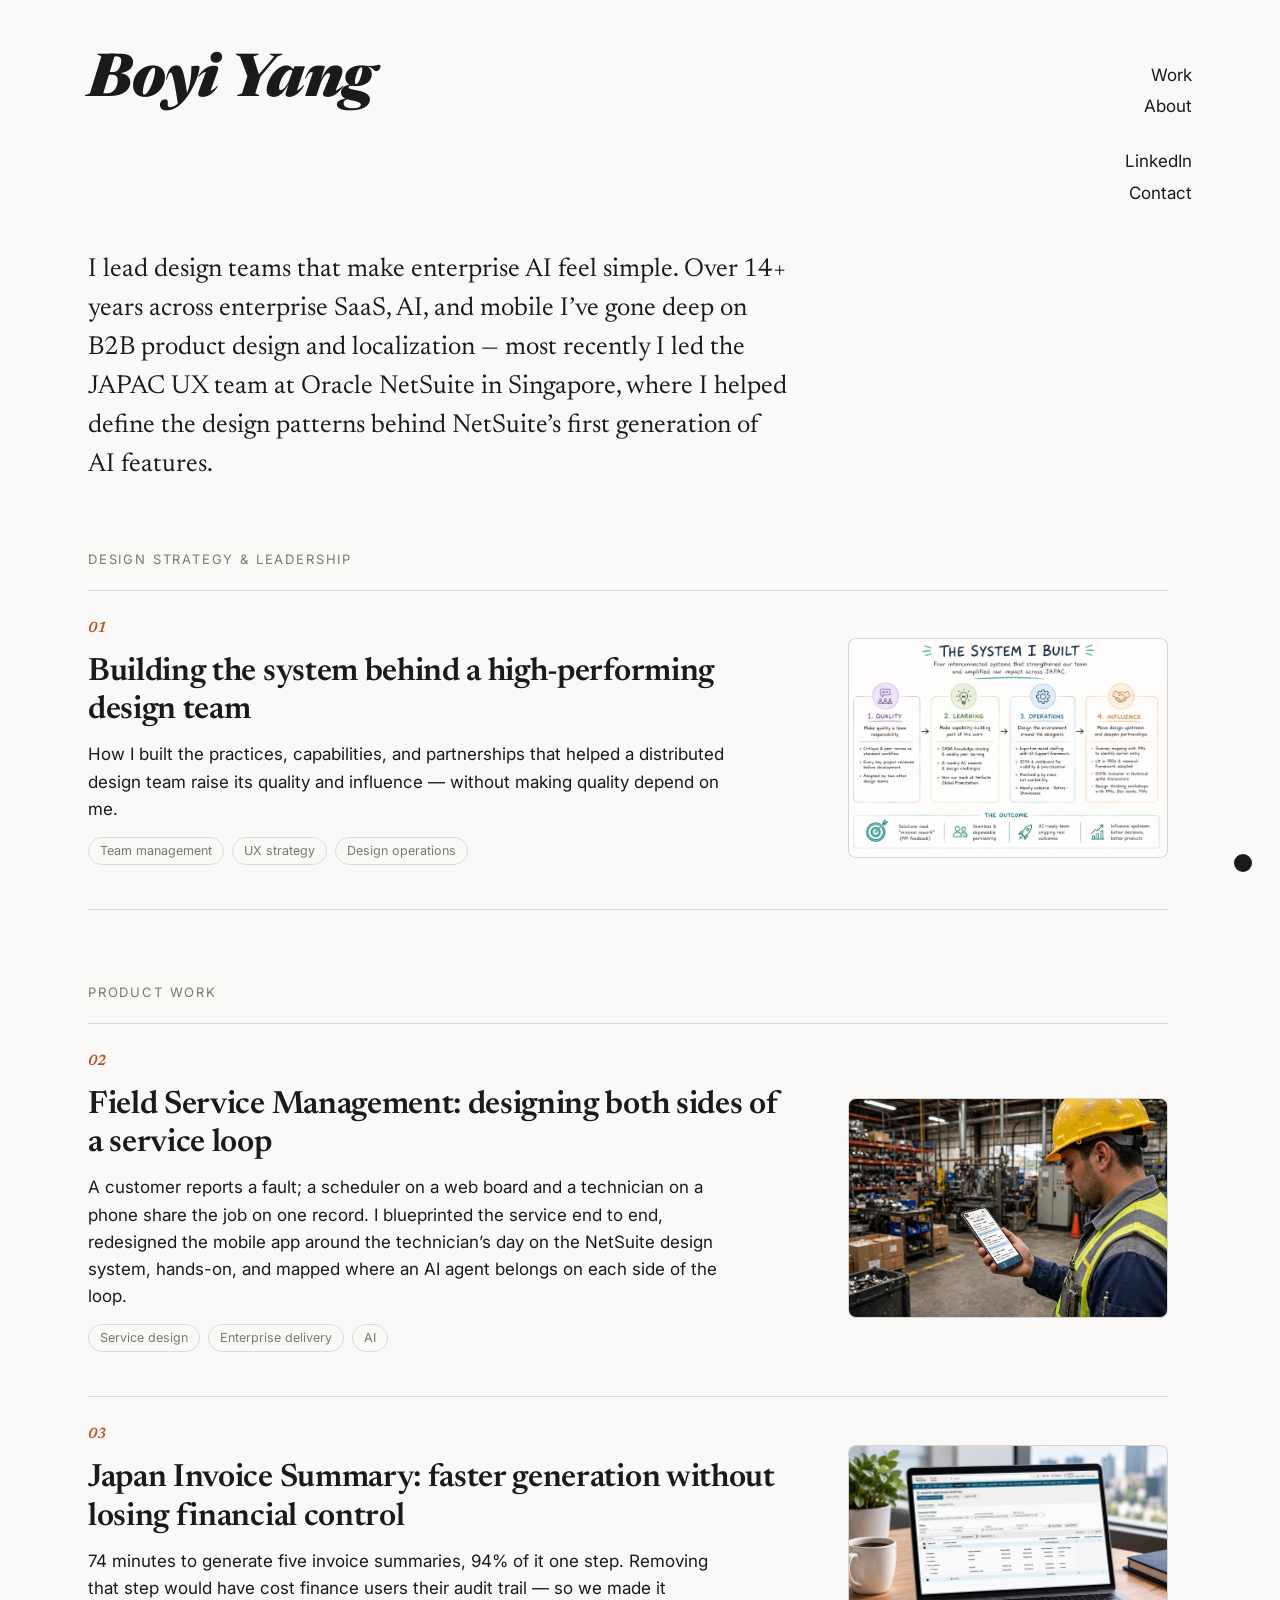
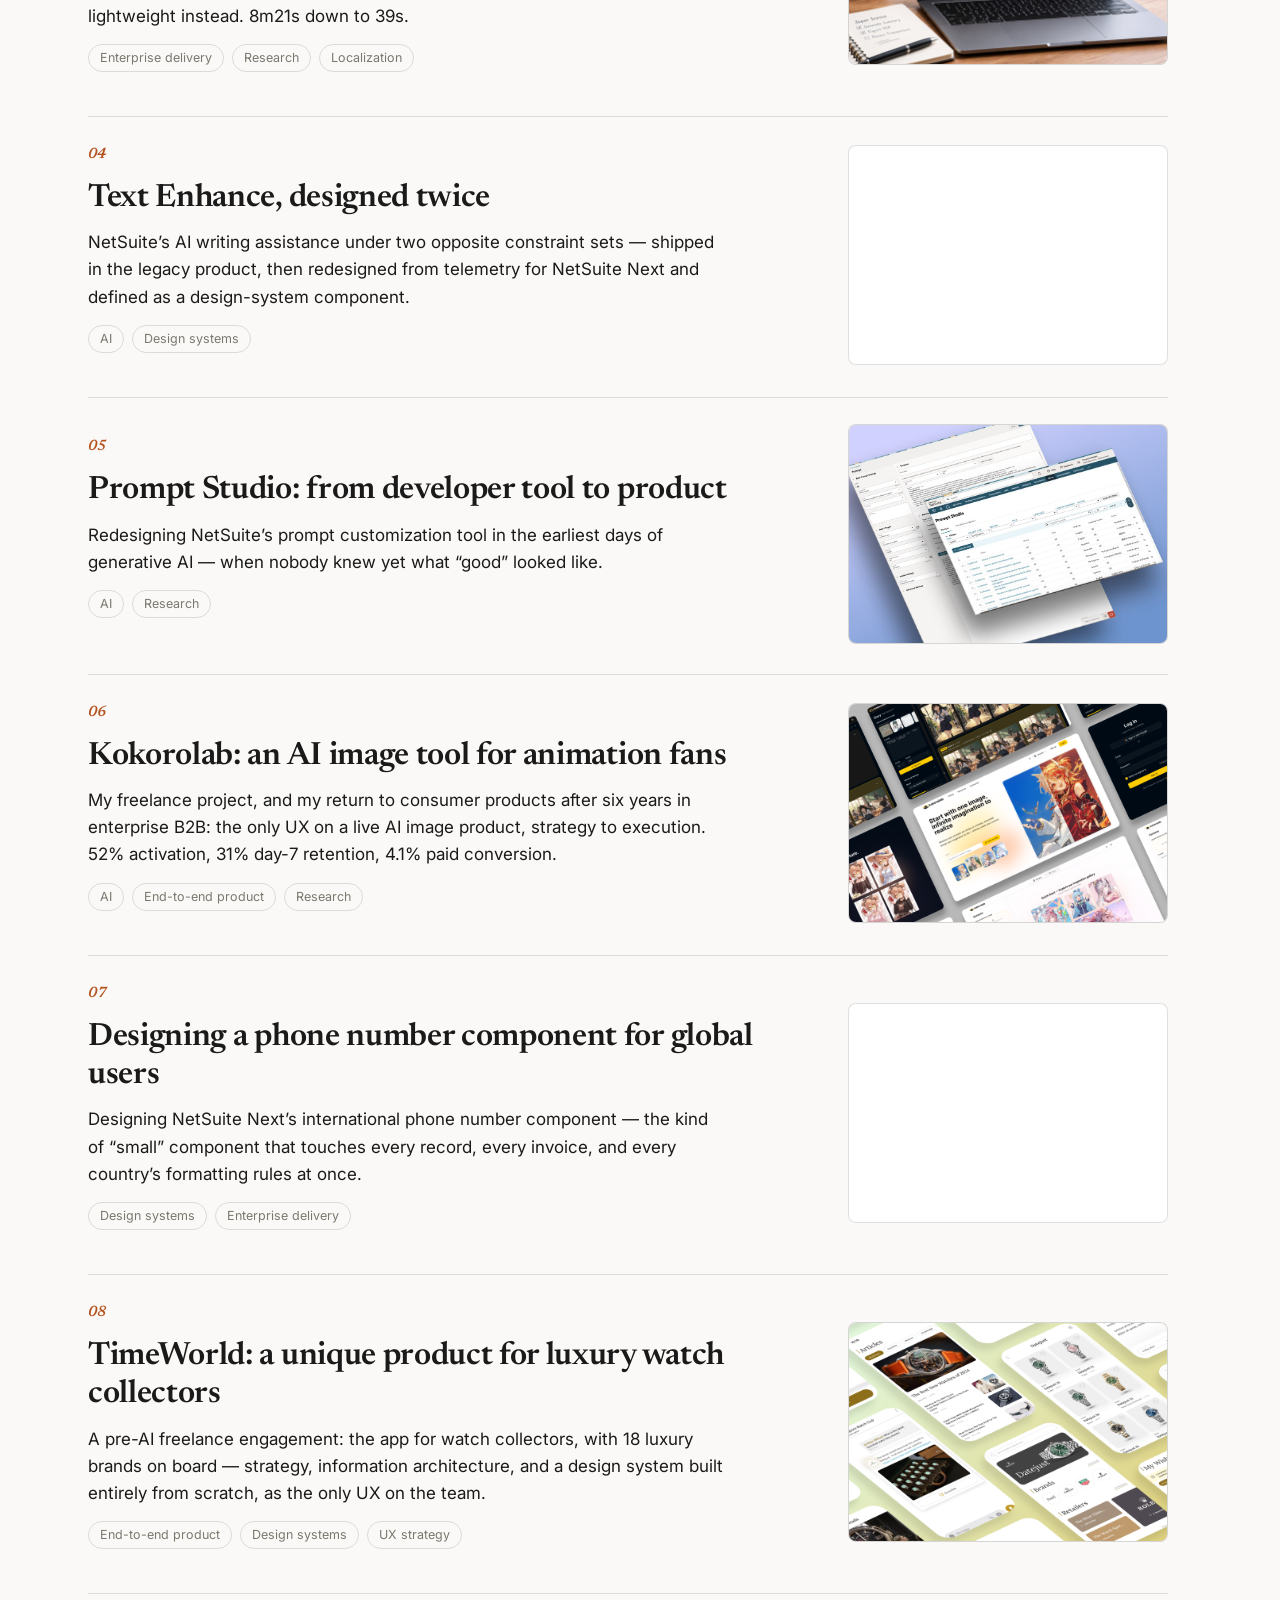
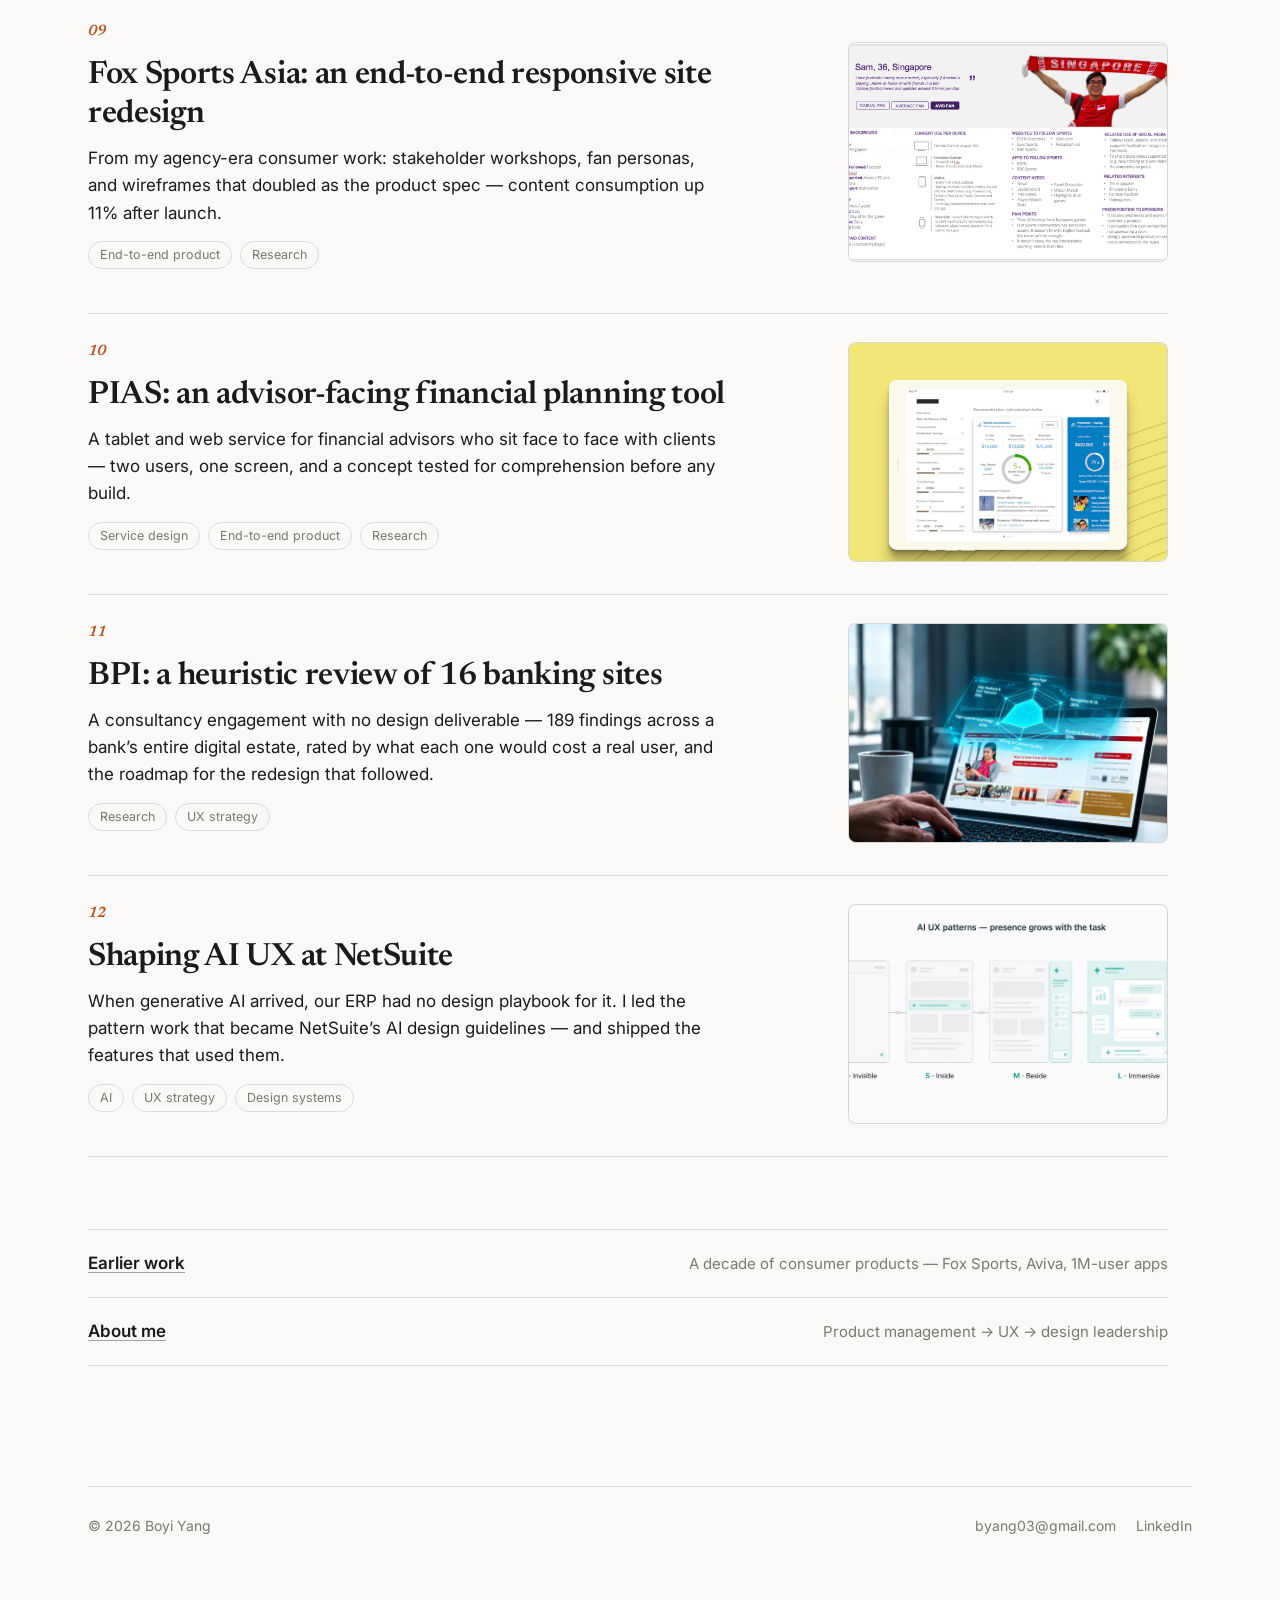
<file: index.html>
<!DOCTYPE html>
<html lang="en">
<head>
  <meta charset="UTF-8">
  <meta name="viewport" content="width=device-width, initial-scale=1.0">
  <title>Boyi Yang — UX Design Leader</title>
  <meta name="description" content="Boyi Yang — design leader for enterprise AI. Most recently UX Manager at Oracle NetSuite, 14+ years across enterprise SaaS, AI, and mobile.">
  <link rel="preconnect" href="https://fonts.googleapis.com">
  <link rel="preconnect" href="https://fonts.gstatic.com" crossorigin>
  <link href="https://fonts.googleapis.com/css2?family=Newsreader:ital,opsz,wght@0,6..72,400..700;1,6..72,400..700&family=Inter:wght@400;500;600&display=swap" rel="stylesheet">
  <link rel="stylesheet" href="style.css?v=20261101a">
  <script>
    (function () {
      const saved = localStorage.getItem('theme');
      if (saved) document.documentElement.dataset.theme = saved;
    })();
  </script>
</head>
<body>
  <main>
    <header class="site-header">
      <h1 class="logotype"><a href="index.html">Boyi Yang</a></h1>
      <nav class="site-nav" aria-label="Site">
        <div class="nav-group">
          <a href="#work">Work</a>
          <a href="about.html">About</a>
        </div>
        <div class="nav-group">
          <a href="https://www.linkedin.com/in/yangboyi/" target="_blank" rel="noopener">LinkedIn</a>
          <a href="about.html#contact">Contact</a>
        </div>
      </nav>
    </header>

    <section class="hero">
      <p class="hero-lead">I lead design teams that make enterprise AI feel
      simple. Over 14+ years across enterprise SaaS, AI, and mobile I&rsquo;ve
      gone deep on B2B product design and localization — most recently I led the
      JAPAC UX team at Oracle NetSuite in Singapore, where I helped define
      the design patterns behind NetSuite&rsquo;s first generation of AI
      features.</p>
    </section>


    <section class="cases" id="work">
      <p class="section-label">Design strategy &amp; leadership</p>

      <a class="case-card" href="case-team.html">
        <div class="card-text">
        <span class="num">01</span>
        <h3>Building the system behind a high-performing design team</h3>
        <p>How I built the practices, capabilities, and partnerships that
        helped a distributed design team raise its quality and influence —
        without making quality depend on me.</p>
        <p class="tags"><span>Team management</span><span>UX strategy</span><span>Design operations</span></p>
        </div>
        <img class="card-thumb" src="media/team-systems-flow.jpg" alt="" loading="lazy">
      </a>

    </section>

    <section class="cases" id="deep-dives">
      <p class="section-label" style="margin-top: 72px;">Product work</p>

      <a class="case-card" href="case-fsm.html">
        <div class="card-text">
        <span class="num">02</span>
        <h3>Field Service Management: designing both sides of a service loop</h3>
        <p>A customer reports a fault; a scheduler on a web board and a
        technician on a phone share the job on one record. I blueprinted the service end to end, redesigned
        the mobile app around the technician&rsquo;s day on the NetSuite
        design system, hands-on, and mapped where an AI agent belongs on
        each side of the loop.</p>
        <p class="tags"><span>Service design</span><span>Enterprise delivery</span><span>AI</span></p>
        </div>
        <img class="card-thumb" src="media/FSM/fsm-thumb.jpg" alt="" loading="lazy">
      </a>

      <a class="case-card" href="case-japan.html">
        <div class="card-text">
        <span class="num">03</span>
        <h3>Japan Invoice Summary: faster generation without losing financial control</h3>
        <p>74 minutes to generate five invoice summaries, 94% of it one step.
        Removing that step would have cost finance users their audit trail — so
        we made it lightweight instead. 8m21s down to 39s.</p>
        <p class="tags"><span>Enterprise delivery</span><span>Research</span><span>Localization</span></p>
        </div>
        <img class="card-thumb" src="media/japan-invoice-thumb.jpg" alt="" loading="lazy">
      </a>

      <a class="case-card" href="case-text-enhance.html">
        <div class="card-text">
        <span class="num">04</span>
        <h3>Text Enhance, designed twice</h3>
        <p>NetSuite&rsquo;s AI writing assistance under two opposite constraint
        sets — shipped in the legacy product, then redesigned from telemetry
        for NetSuite Next and defined as a design-system component.</p>
        <p class="tags"><span>AI</span><span>Design systems</span></p>
        </div>
        <span class="card-thumb thumb-video"><video src="media/TextEnhance/text-enhance-thumb2.mp4" autoplay loop muted playsinline disablepictureinpicture></video></span>
      </a>

      <a class="case-card" href="case-prompt-studio.html">
        <div class="card-text">
        <span class="num">05</span>
        <h3>Prompt Studio: from developer tool to product</h3>
        <p>Redesigning NetSuite&rsquo;s prompt customization tool in the earliest
        days of generative AI — when nobody knew yet what &ldquo;good&rdquo; looked
        like.</p>
        <p class="tags"><span>AI</span><span>Research</span></p>
        </div>
        <img class="card-thumb" src="media/PromptStudio/prompt-studio-thumb.jpg" alt="" loading="lazy">
      </a>

      <a class="case-card" href="case-kokorolab.html">
        <div class="card-text">
        <span class="num">06</span>
        <h3>Kokorolab: an AI image tool for animation fans</h3>
        <p>My freelance project, and my return to consumer products after
        six years in enterprise B2B: the only UX on a live AI image product,
        strategy to execution. 52% activation, 31% day-7 retention, 4.1%
        paid conversion.</p>
        <p class="tags"><span>AI</span><span>End-to-end product</span><span>Research</span></p>
        </div>
        <img class="card-thumb" src="media/Kokorolab/kokorolab-showcase.png" alt="" loading="lazy">
      </a>

      <a class="case-card" href="case-phone.html">
        <div class="card-text">
        <span class="num">07</span>
        <h3>Designing a phone number component for global users</h3>
        <p>Designing NetSuite Next&rsquo;s international phone number component —
        the kind of &ldquo;small&rdquo; component that touches every record, every
        invoice, and every country&rsquo;s formatting rules at once.</p>
        <p class="tags"><span>Design systems</span><span>Enterprise delivery</span></p>
        </div>
        <span class="card-thumb thumb-video"><video src="media/Phone%20number/phone-thumb.mp4" autoplay loop muted playsinline disablepictureinpicture></video></span>
      </a>

      <a class="case-card" href="case-timeworld.html">
        <div class="card-text">
        <span class="num">08</span>
        <h3>TimeWorld: a unique product for luxury watch collectors</h3>
        <p>A pre-AI freelance engagement: the app for watch collectors, with
        18 luxury brands on board — strategy, information architecture, and
        a design system built entirely from scratch, as the only UX on the
        team.</p>
        <p class="tags"><span>End-to-end product</span><span>Design systems</span><span>UX strategy</span></p>
        </div>
        <img class="card-thumb" src="media/TimeWorld/timeworld-showcase.png" alt="" loading="lazy">
      </a>

      <a class="case-card" href="case-foxsports.html">
        <div class="card-text">
        <span class="num">09</span>
        <h3>Fox Sports Asia: an end-to-end responsive site redesign</h3>
        <p>From my agency-era consumer work: stakeholder workshops, fan
        personas, and wireframes that doubled as the product spec — content
        consumption up 11% after launch.</p>
        <p class="tags"><span>End-to-end product</span><span>Research</span></p>
        </div>
        <img class="card-thumb" src="media/FoxSports/foxsports-persona.png" alt="" loading="lazy">
      </a>

      <a class="case-card" href="case-pias.html">
        <div class="card-text">
        <span class="num">10</span>
        <h3>PIAS: an advisor-facing financial planning tool</h3>
        <p>A tablet and web service for financial advisors who sit face to
        face with clients — two users, one screen, and a concept tested for
        comprehension before any build.</p>
        <p class="tags"><span>Service design</span><span>End-to-end product</span><span>Research</span></p>
        </div>
        <img class="card-thumb" src="media/PIAS/pias-cover-ipad.jpg" alt="" loading="lazy">
      </a>

      <a class="case-card" href="case-bpi.html">
        <div class="card-text">
        <span class="num">11</span>
        <h3>BPI: a heuristic review of 16 banking sites</h3>
        <p>A consultancy engagement with no design deliverable — 189
        findings across a bank&rsquo;s entire digital estate, rated by what
        each one would cost a real user, and the roadmap for the redesign
        that followed.</p>
        <p class="tags"><span>Research</span><span>UX strategy</span></p>
        </div>
        <img class="card-thumb" src="media/bpi-thumb.jpg" alt="" loading="lazy">
      </a>

      <a class="case-card" href="case-ai.html">
        <div class="card-text">
        <span class="num">12</span>
        <h3>Shaping AI UX at NetSuite</h3>
        <p>When generative AI arrived, our ERP had no design playbook for it.
        I led the pattern work that became NetSuite&rsquo;s AI design guidelines —
        and shipped the features that used them.</p>
        <p class="tags"><span>AI</span><span>UX strategy</span><span>Design systems</span></p>
        </div>
        <img class="card-thumb" src="media/ai-pattern-showcase.jpg" alt="" loading="lazy">
      </a>
    </section>

    <section class="more">
      <div class="row">
        <h3><a href="earlier-work.html">Earlier work</a></h3>
        <p>A decade of consumer products — Fox Sports, Aviva, 1M-user apps</p>
      </div>
      <div class="row">
        <h3><a href="about.html">About me</a></h3>
        <p>Product management → UX → design leadership</p>
      </div>
    </section>

    <footer class="site-footer">
      <p>© <span id="year"></span> Boyi Yang</p>
      <div class="foot-links">
        <a href="mailto:byang03@gmail.com">byang03@gmail.com</a>
        <a href="https://www.linkedin.com/in/yangboyi/" target="_blank" rel="noopener">LinkedIn</a>
      </div>
    </footer>
  </main>

  <button class="theme-toggle" aria-label="Toggle dark mode" title="Toggle theme"></button>
  <script src="script.js?v=20261101a"></script>
</body>
</html>
</file>
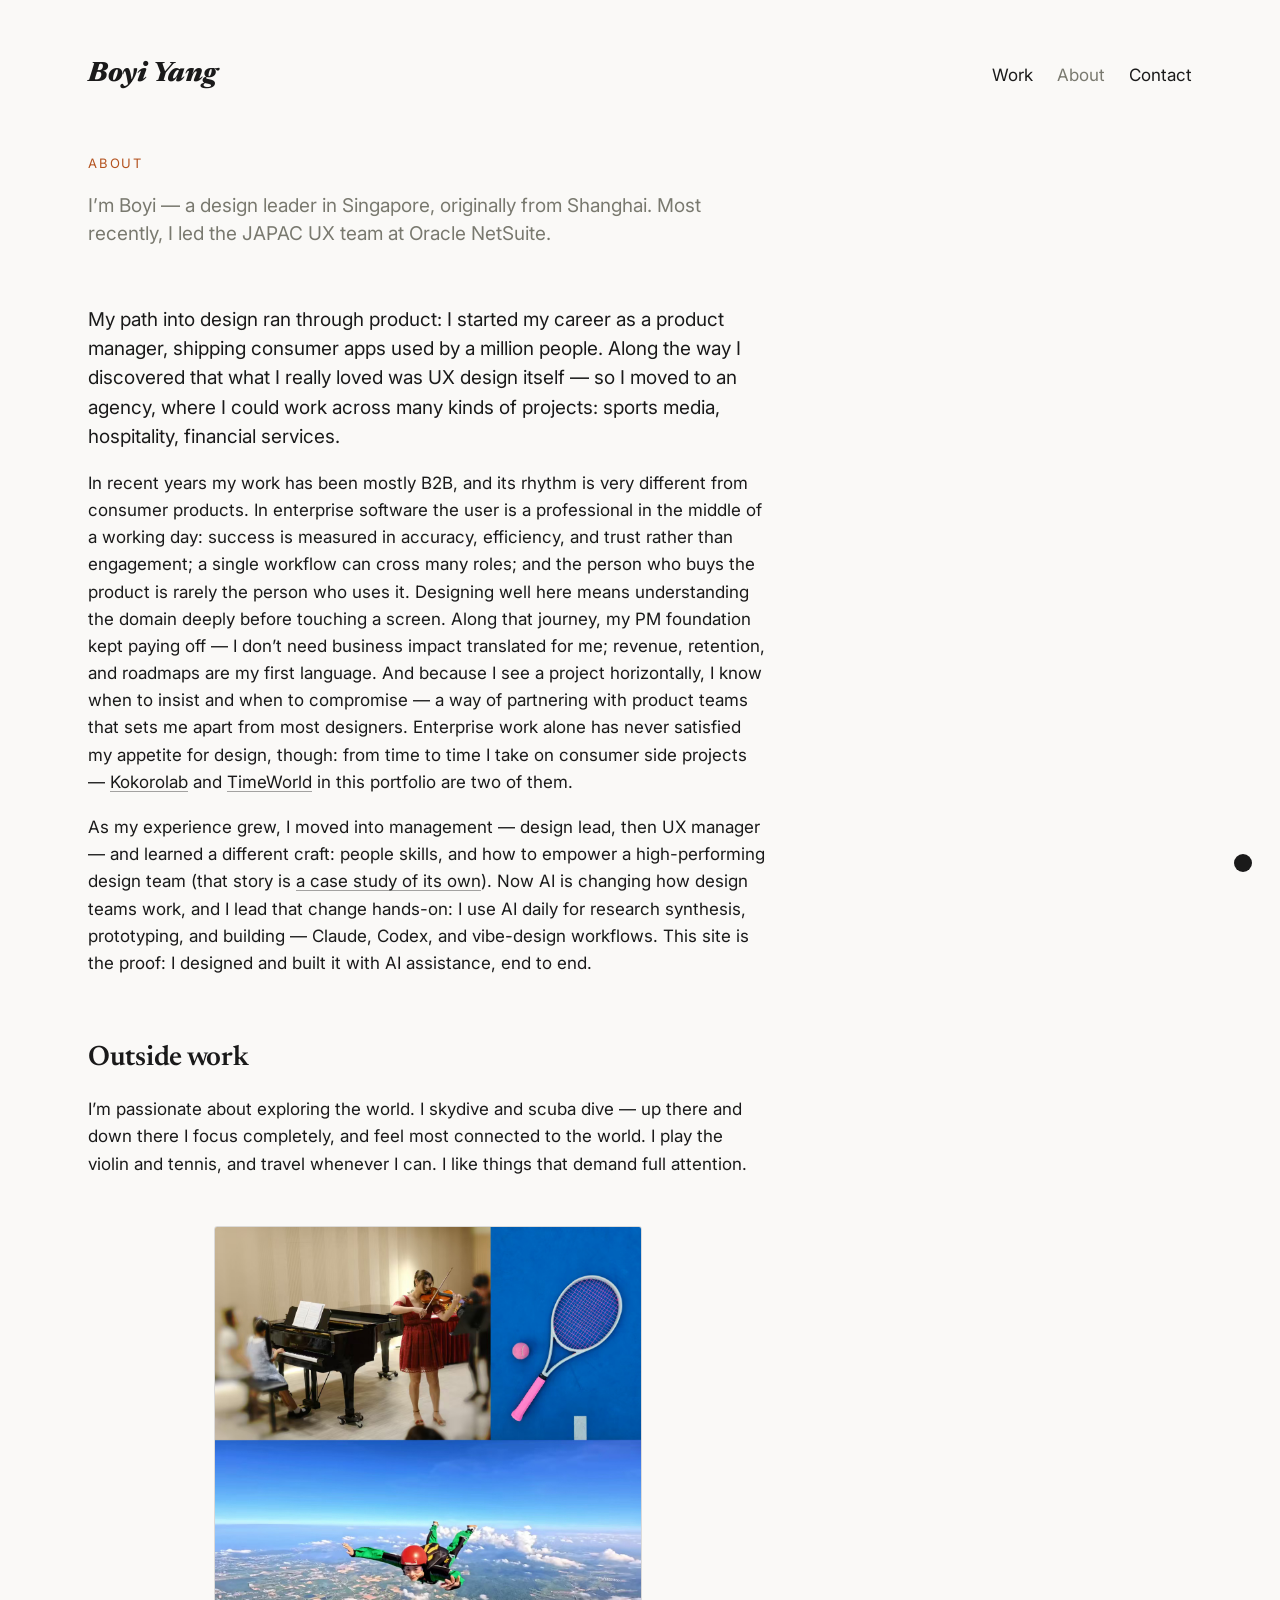
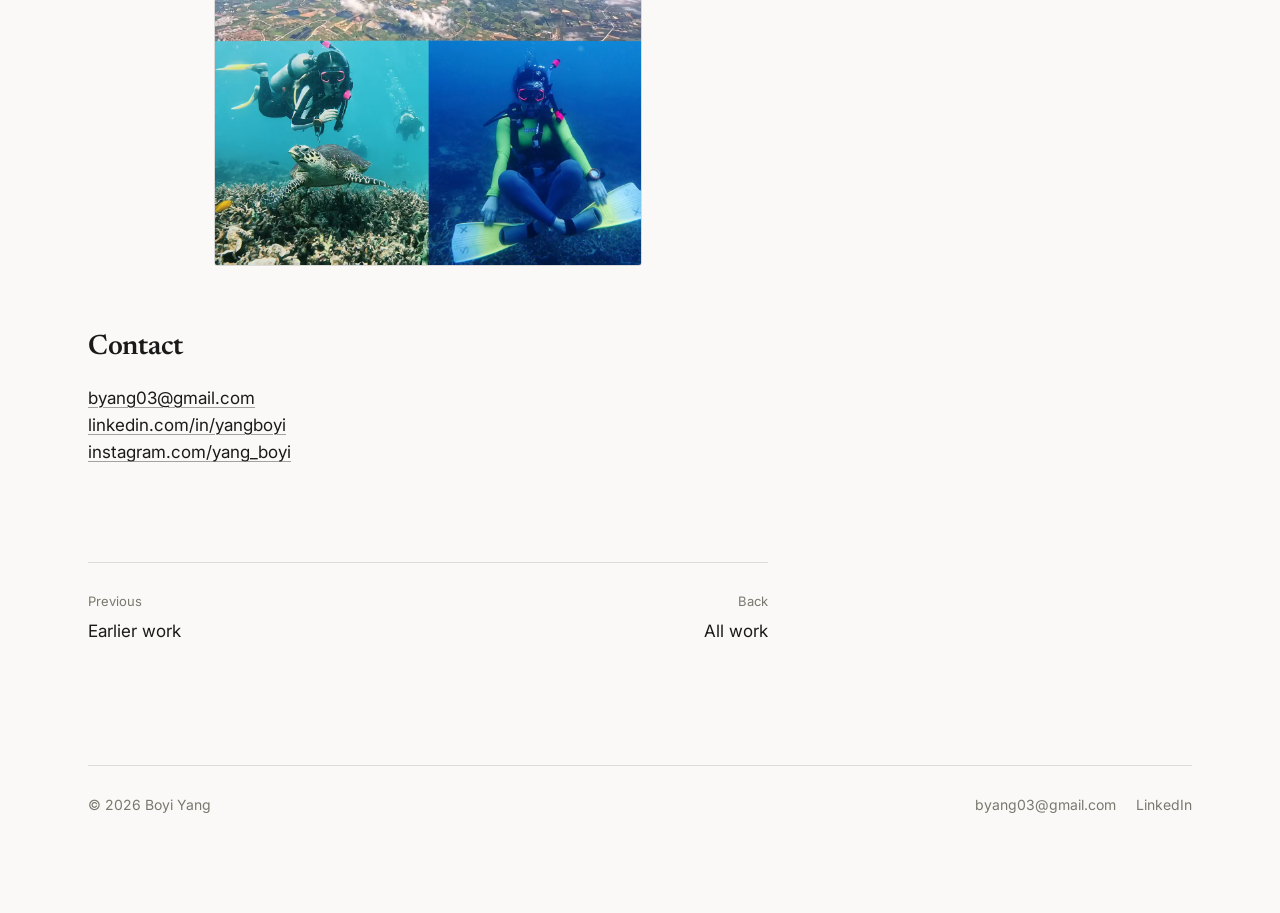
<file: about.html>
<!DOCTYPE html>
<html lang="en">
<head>
  <meta charset="UTF-8">
  <meta name="viewport" content="width=device-width, initial-scale=1.0">
  <title>About — Boyi Yang</title>
  <meta name="description" content="About Boyi Yang: product management → UX → design leadership — and how I use AI.">
  <link rel="preconnect" href="https://fonts.googleapis.com">
  <link rel="preconnect" href="https://fonts.gstatic.com" crossorigin>
  <link href="https://fonts.googleapis.com/css2?family=Newsreader:ital,opsz,wght@0,6..72,400..700;1,6..72,400..700&family=Inter:wght@400;500;600&display=swap" rel="stylesheet">
  <link rel="stylesheet" href="style.css?v=20261101a">
  <script>
    (function () {
      const saved = localStorage.getItem('theme');
      if (saved) document.documentElement.dataset.theme = saved;
    })();
  </script>
</head>
<body>
  <main>
    <header class="site-header compact">
      <p class="logotype-small"><a href="index.html">Boyi Yang</a></p>
      <nav class="site-nav" aria-label="Site">
        <div class="nav-group">
          <a href="index.html#work">Work</a>
          <a href="about.html" aria-current="page">About</a>
          <a href="about.html#contact">Contact</a>
        </div>
      </nav>
    </header>

    <div class="case-head">
      <p class="eyebrow">About</p>
      <p class="sub">I&rsquo;m Boyi — a design leader in Singapore, originally from
      Shanghai. Most recently, I led the JAPAC UX team at Oracle NetSuite.</p>
    </div>

    <article class="prose">
      <p class="lead">My path into design ran through product: I started
      my career as a product manager, shipping consumer apps used by a
      million people. Along the way I discovered that what I really loved
      was UX design itself — so I moved to an agency, where I could work
      across many kinds of projects: sports media, hospitality, financial
      services.</p>

      <p>In recent years my work has been mostly B2B, and its rhythm is
      very different from consumer products. In enterprise software the
      user is a professional in the middle of a working day: success is
      measured in accuracy, efficiency, and trust rather than engagement;
      a single workflow can cross many roles; and the person who buys the
      product is rarely the person who uses it. Designing well here means
      understanding the domain deeply before touching a screen. Along that
      journey, my PM foundation kept paying off — I don&rsquo;t need business
      impact translated for me; revenue, retention, and roadmaps are my
      first language. And because I see a project horizontally, I know
      when to insist and when to compromise — a way of partnering with
      product teams that sets me apart from most designers. Enterprise
      work alone has never satisfied my appetite for design, though:
      from time to time I take on consumer side projects —
      <a href="case-kokorolab.html">Kokorolab</a> and
      <a href="case-timeworld.html">TimeWorld</a> in this portfolio are
      two of them.</p>

      <p>As my experience grew, I moved into management — design lead,
      then UX manager — and learned a different craft: people skills, and
      how to empower a high-performing design team (that story is
      <a href="case-team.html">a case study of its own</a>). Now AI is
      changing how design teams work, and I lead that change hands-on: I
      use AI daily for research synthesis, prototyping, and building —
      Claude, Codex, and vibe-design workflows. This site is the proof: I
      designed and built it with AI assistance, end to end.</p>

      <h2>Outside work</h2>
      <p>I&rsquo;m passionate about exploring the world. I skydive and scuba
      dive — up there and down there I focus completely, and feel most
      connected to the world. I play the violin and tennis, and travel
      whenever I can. I like things that demand full attention.</p>

      <div class="figure portrait zoom">
        <img src="media/Aboutme.jpg" alt="A collage of Boyi's life outside work: performing on the violin at a recital, a tennis racket on a court, skydiving high above the coastline, and scuba diving — once alongside a sea turtle over a coral reef.">
      </div>

      <h2 id="contact">Contact</h2>
      <p>
        <a href="mailto:byang03@gmail.com">byang03@gmail.com</a><br>
        <a href="https://www.linkedin.com/in/yangboyi/" target="_blank" rel="noopener">linkedin.com/in/yangboyi</a><br>
        <a href="https://www.instagram.com/yang_boyi" target="_blank" rel="noopener">instagram.com/yang_boyi</a>
      </p>
    </article>

    <nav class="case-nav" aria-label="Site">
      <a href="earlier-work.html"><span class="dir">Previous</span>Earlier work</a>
      <a class="next" href="index.html#work"><span class="dir">Back</span>All work</a>
    </nav>

    <footer class="site-footer">
      <p>© <span id="year"></span> Boyi Yang</p>
      <div class="foot-links">
        <a href="mailto:byang03@gmail.com">byang03@gmail.com</a>
        <a href="https://www.linkedin.com/in/yangboyi/" target="_blank" rel="noopener">LinkedIn</a>
      </div>
    </footer>
  </main>

  <button class="theme-toggle" aria-label="Toggle dark mode" title="Toggle theme"></button>
  <script src="script.js?v=20261101a"></script>
</body>
</html>
</file>
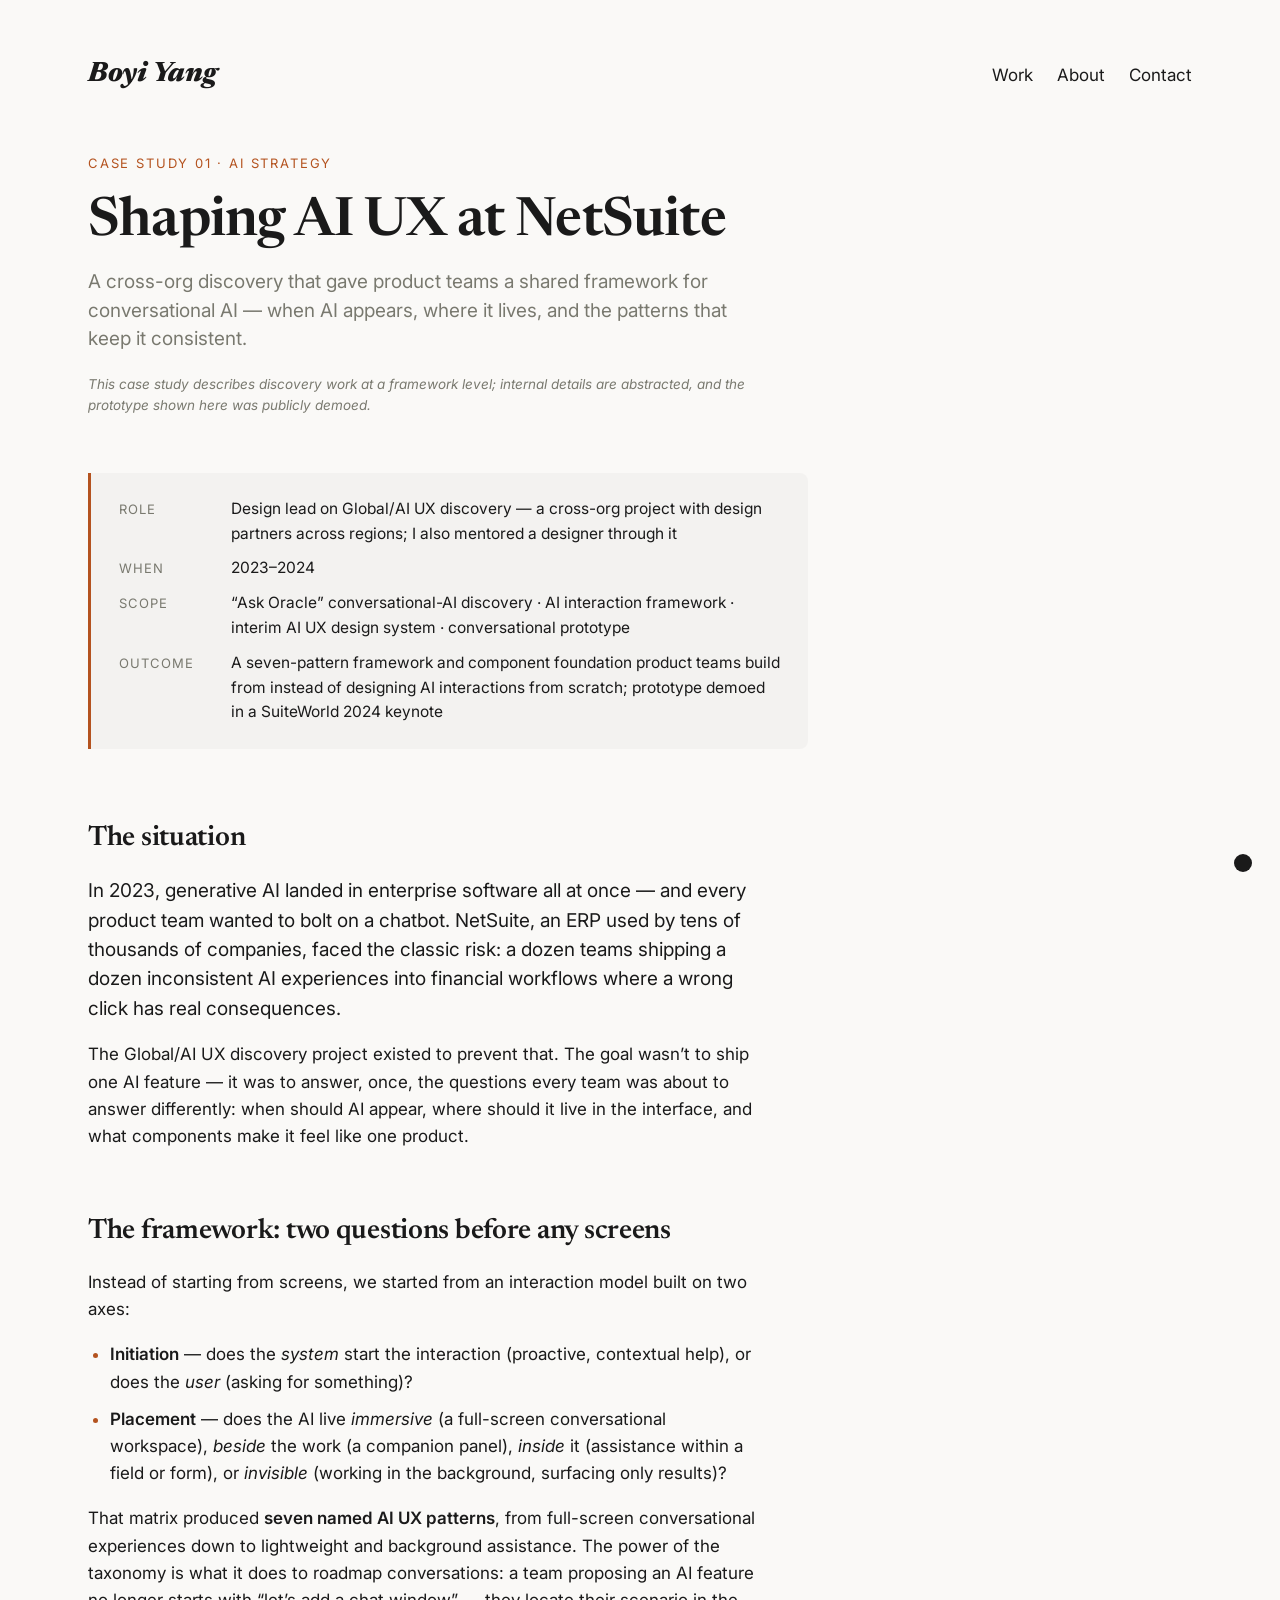
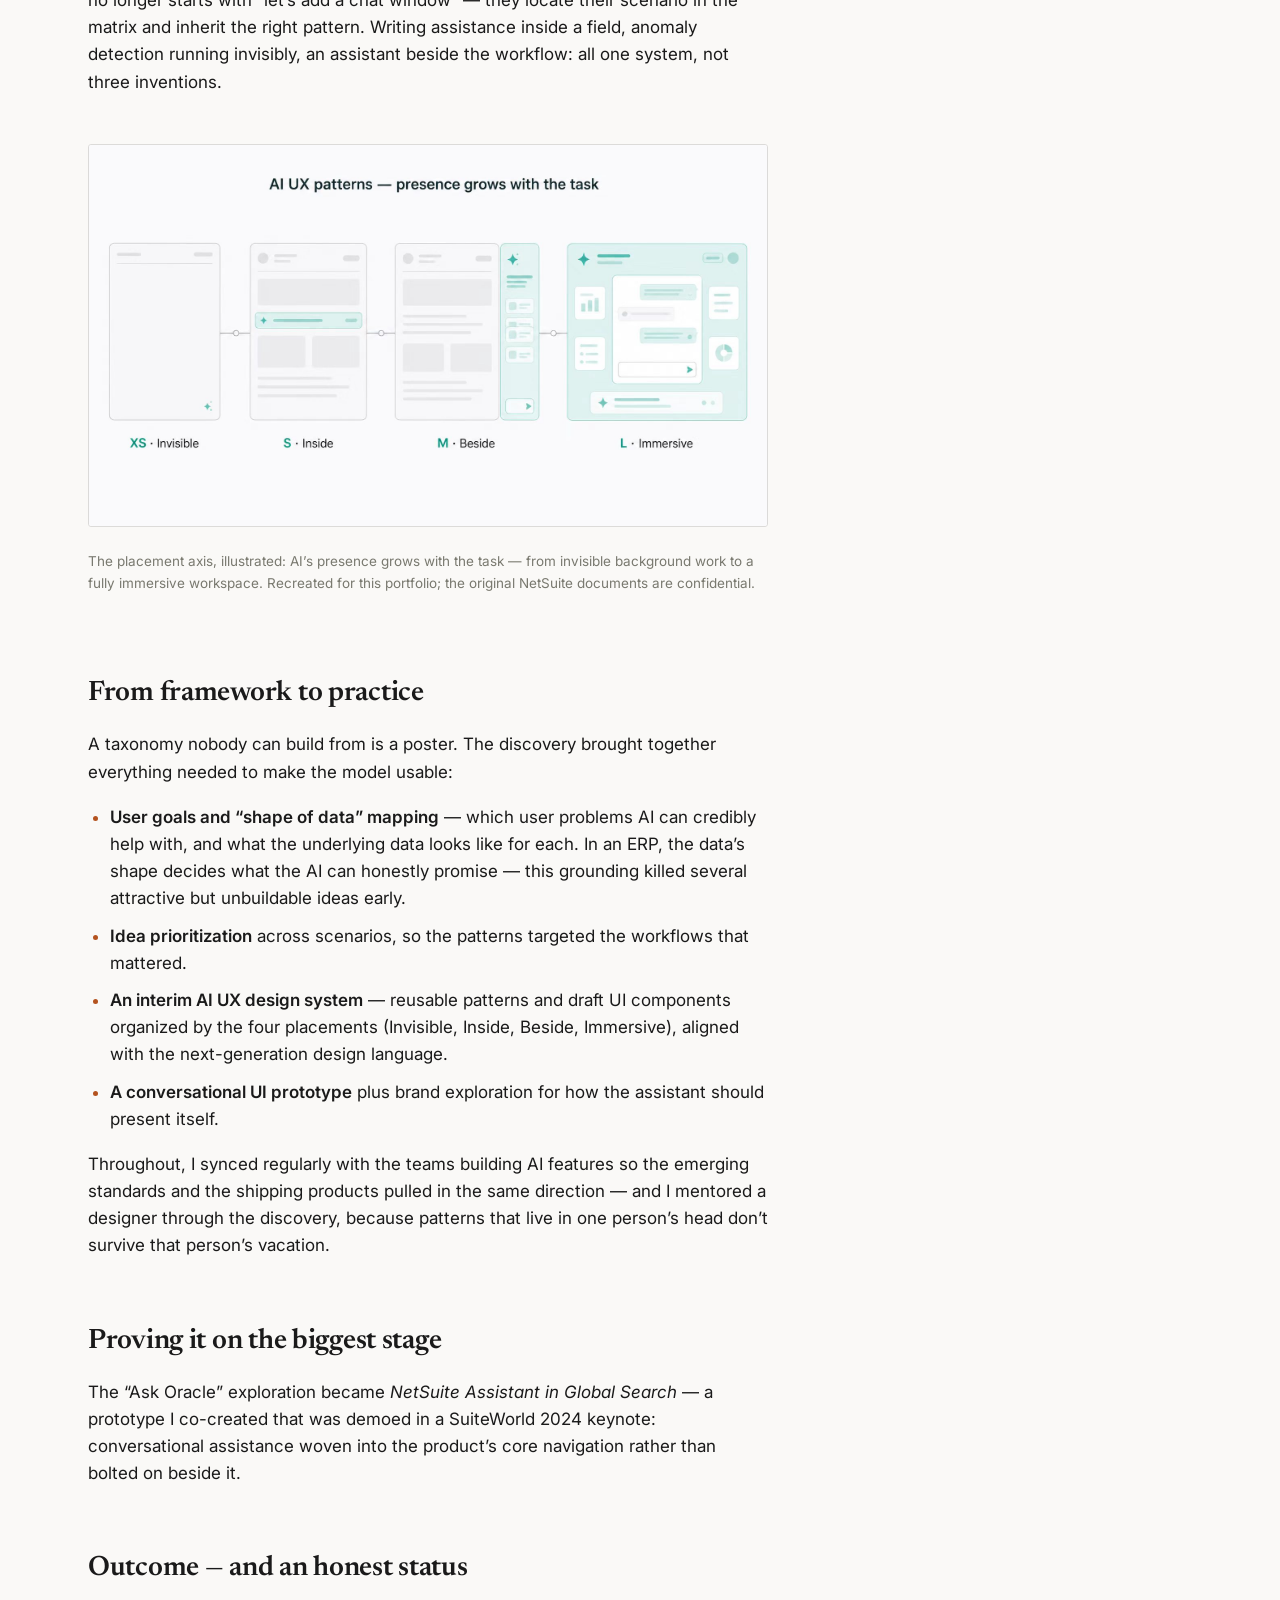
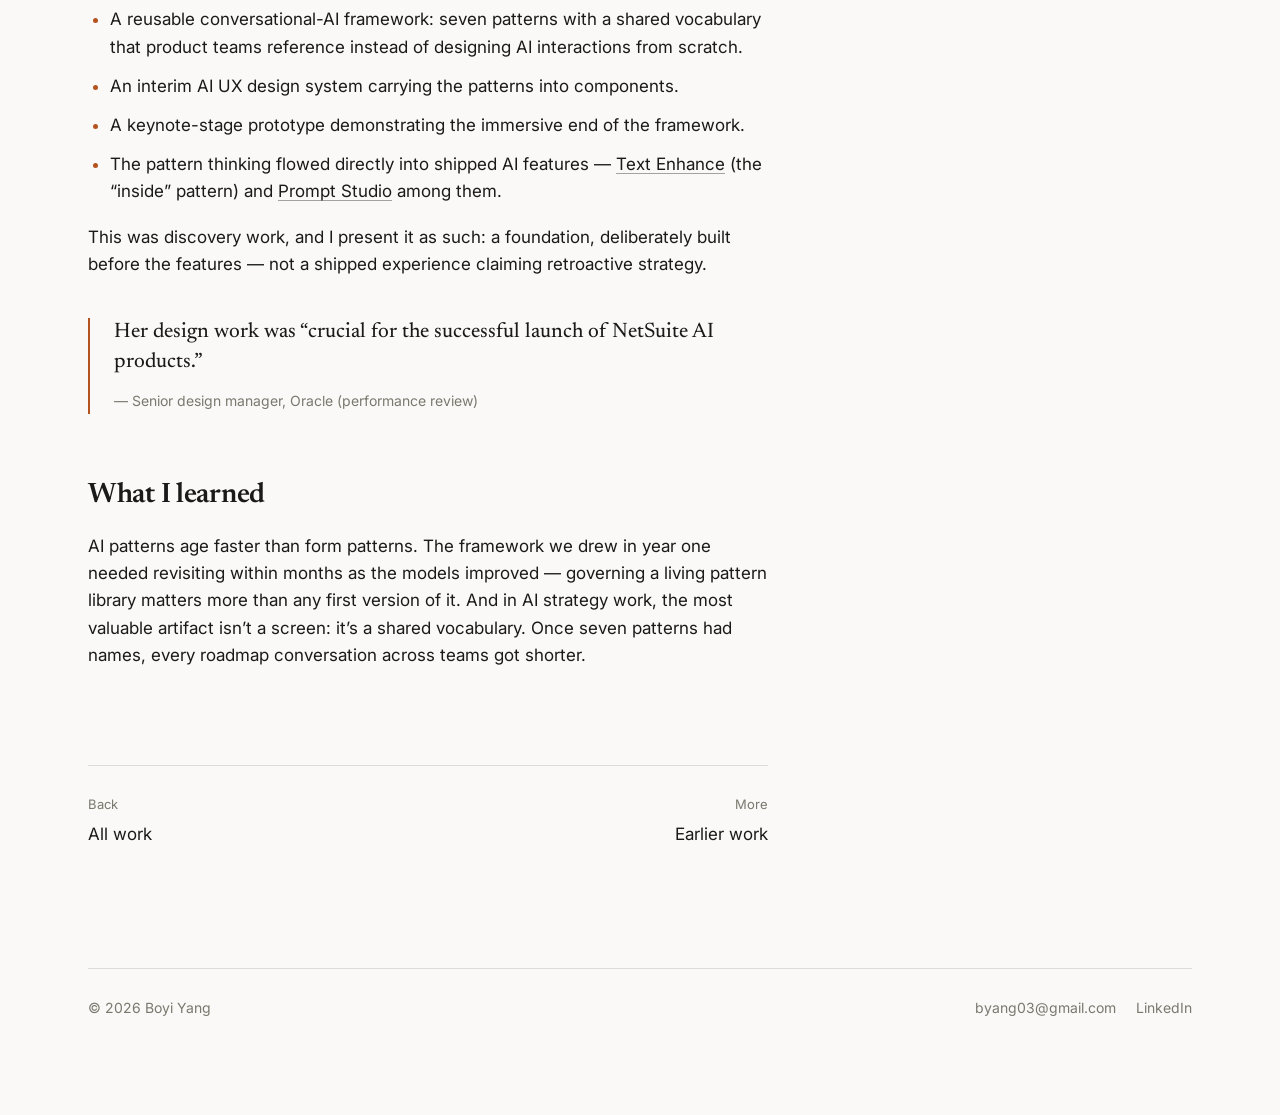
<file: case-ai.html>
<!DOCTYPE html>
<html lang="en">
<head>
  <meta charset="UTF-8">
  <meta name="viewport" content="width=device-width, initial-scale=1.0">
  <title>Shaping AI UX at NetSuite — Boyi Yang</title>
  <meta name="description" content="Case study: a cross-org discovery that gave NetSuite's product teams a shared framework for conversational AI — seven patterns, an interim AI design system, and a keynote-stage prototype.">
  <link rel="preconnect" href="https://fonts.googleapis.com">
  <link rel="preconnect" href="https://fonts.gstatic.com" crossorigin>
  <link href="https://fonts.googleapis.com/css2?family=Newsreader:ital,opsz,wght@0,6..72,400..700;1,6..72,400..700&family=Inter:wght@400;500;600&display=swap" rel="stylesheet">
  <link rel="stylesheet" href="style.css?v=20261101a">
  <script>
    (function () {
      const saved = localStorage.getItem('theme');
      if (saved) document.documentElement.dataset.theme = saved;
    })();
  </script>
</head>
<body>
  <main>
    <header class="site-header compact">
      <p class="logotype-small"><a href="index.html">Boyi Yang</a></p>
      <nav class="site-nav" aria-label="Site">
        <div class="nav-group">
          <a href="index.html#work">Work</a>
          <a href="about.html">About</a>
          <a href="about.html#contact">Contact</a>
        </div>
      </nav>
    </header>

    <div class="case-head">
      <p class="eyebrow">Case study 01 · AI strategy</p>
      <h1>Shaping AI UX at NetSuite</h1>
      <p class="sub">A cross-org discovery that gave product teams a shared
      framework for conversational AI — when AI appears, where it lives, and
      the patterns that keep it consistent.</p>
      <p class="nda-note">This case study describes discovery work at a
      framework level; internal details are abstracted, and the prototype
      shown here was publicly demoed.</p>
    </div>

    <div class="tldr">
      <dl>
        <dt>Role</dt>
        <dd>Design lead on Global/AI UX discovery — a cross-org project with
        design partners across regions; I also mentored a designer through it</dd>
        <dt>When</dt>
        <dd>2023–2024</dd>
        <dt>Scope</dt>
        <dd>&ldquo;Ask Oracle&rdquo; conversational-AI discovery · AI interaction
        framework · interim AI UX design system · conversational prototype</dd>
        <dt>Outcome</dt>
        <dd>A seven-pattern framework and component foundation product teams
        build from instead of designing AI interactions from scratch;
        prototype demoed in a SuiteWorld 2024 keynote</dd>
      </dl>
    </div>

    <article class="prose">
      <h2>The situation</h2>
      <p class="lead">In 2023, generative AI landed in enterprise software all
      at once — and every product team wanted to bolt on a chatbot. NetSuite,
      an ERP used by tens of thousands of companies, faced the classic risk:
      a dozen teams shipping a dozen inconsistent AI experiences into
      financial workflows where a wrong click has real consequences.</p>
      <p>The Global/AI UX discovery project existed to prevent that. The goal
      wasn&rsquo;t to ship one AI feature — it was to answer, once, the questions
      every team was about to answer differently: when should AI appear, where
      should it live in the interface, and what components make it feel like
      one product.</p>

      <h2>The framework: two questions before any screens</h2>
      <p>Instead of starting from screens, we started from an interaction
      model built on two axes:</p>
      <ul>
        <li><strong>Initiation</strong> — does the <em>system</em> start the
        interaction (proactive, contextual help), or does the <em>user</em>
        (asking for something)?</li>
        <li><strong>Placement</strong> — does the AI live <em>immersive</em>
        (a full-screen conversational workspace), <em>beside</em> the work (a
        companion panel), <em>inside</em> it (assistance within a field or
        form), or <em>invisible</em> (working in the background, surfacing
        only results)?</li>
      </ul>
      <p>That matrix produced <strong>seven named AI UX patterns</strong>,
      from full-screen conversational experiences down to lightweight and
      background assistance. The power of the taxonomy is what it does to
      roadmap conversations: a team proposing an AI feature no longer starts
      with &ldquo;let&rsquo;s add a chat window&rdquo; — they locate their scenario in the
      matrix and inherit the right pattern. Writing assistance inside a
      field, anomaly detection running invisibly, an assistant beside the
      workflow: all one system, not three inventions.</p>

      <div class="figure zoom">
        <img src="media/ai-pattern-showcase.jpg" alt="AI UX patterns illustration — presence grows with the task: four abstracted screens on a size scale, from XS Invisible (AI working in the background), to S Inside (assistance within a field), to M Beside (a companion panel next to the work), to L Immersive (a full conversational workspace).">
        <p class="figcap">The placement axis, illustrated: AI&rsquo;s presence
        grows with the task — from invisible background work to a fully
        immersive workspace. Recreated for this portfolio; the original
        NetSuite documents are confidential.</p>
      </div>

      <h2>From framework to practice</h2>
      <p>A taxonomy nobody can build from is a poster. The discovery brought
      together everything needed to make the model usable:</p>
      <ul>
        <li><strong>User goals and &ldquo;shape of data&rdquo; mapping</strong> — which
        user problems AI can credibly help with, and what the underlying data
        looks like for each. In an ERP, the data&rsquo;s shape decides what the AI
        can honestly promise — this grounding killed several attractive but
        unbuildable ideas early.</li>
        <li><strong>Idea prioritization</strong> across scenarios, so the
        patterns targeted the workflows that mattered.</li>
        <li><strong>An interim AI UX design system</strong> — reusable
        patterns and draft UI components organized by the four placements
        (Invisible, Inside, Beside, Immersive), aligned with the
        next-generation design language.</li>
        <li><strong>A conversational UI prototype</strong> plus brand
        exploration for how the assistant should present itself.</li>
      </ul>
      <p>Throughout, I synced regularly with the teams building AI features
      so the emerging standards and the shipping products pulled in the same
      direction — and I mentored a designer through the discovery, because
      patterns that live in one person&rsquo;s head don&rsquo;t survive that person&rsquo;s
      vacation.</p>

      <h2>Proving it on the biggest stage</h2>
      <p>The &ldquo;Ask Oracle&rdquo; exploration became <em>NetSuite Assistant in
      Global Search</em> — a prototype I co-created that was demoed in a
      SuiteWorld 2024 keynote: conversational assistance woven into the
      product&rsquo;s core navigation rather than bolted on beside it.</p>

      <h2>Outcome — and an honest status</h2>
      <ul class="outcomes">
        <li>A reusable conversational-AI framework: seven patterns with a
        shared vocabulary that product teams reference instead of designing
        AI interactions from scratch.</li>
        <li>An interim AI UX design system carrying the patterns into
        components.</li>
        <li>A keynote-stage prototype demonstrating the immersive end of the
        framework.</li>
        <li>The pattern thinking flowed directly into shipped AI features —
        <a href="case-text-enhance.html">Text Enhance</a> (the &ldquo;inside&rdquo;
        pattern) and <a href="case-prompt-studio.html">Prompt Studio</a>
        among them.</li>
      </ul>
      <p>This was discovery work, and I present it as such: a foundation,
      deliberately built before the features — not a shipped experience
      claiming retroactive strategy.</p>
      <div class="pullquote">
        <p>Her design work was &ldquo;crucial for the successful launch of
        NetSuite AI products.&rdquo;</p>
        <cite>— Senior design manager, Oracle (performance review)</cite>
      </div>

      <h2>What I learned</h2>
      <p>AI patterns age faster than form patterns. The framework we drew in
      year one needed revisiting within months as the models improved —
      governing a living pattern library matters more than any first version
      of it. And in AI strategy work, the most valuable artifact isn&rsquo;t a
      screen: it&rsquo;s a shared vocabulary. Once seven patterns had names, every
      roadmap conversation across teams got shorter.</p>
    </article>

    <nav class="case-nav" aria-label="Case studies">
      <a href="index.html#work"><span class="dir">Back</span>All work</a>
      <a class="next" href="earlier-work.html"><span class="dir">More</span>Earlier work</a>
    </nav>

    <footer class="site-footer">
      <p>© <span id="year"></span> Boyi Yang</p>
      <div class="foot-links">
        <a href="mailto:byang03@gmail.com">byang03@gmail.com</a>
        <a href="https://www.linkedin.com/in/yangboyi/" target="_blank" rel="noopener">LinkedIn</a>
      </div>
    </footer>
  </main>

  <button class="theme-toggle" aria-label="Toggle dark mode" title="Toggle theme"></button>
  <script src="script.js?v=20261101a"></script>
</body>
</html>
</file>
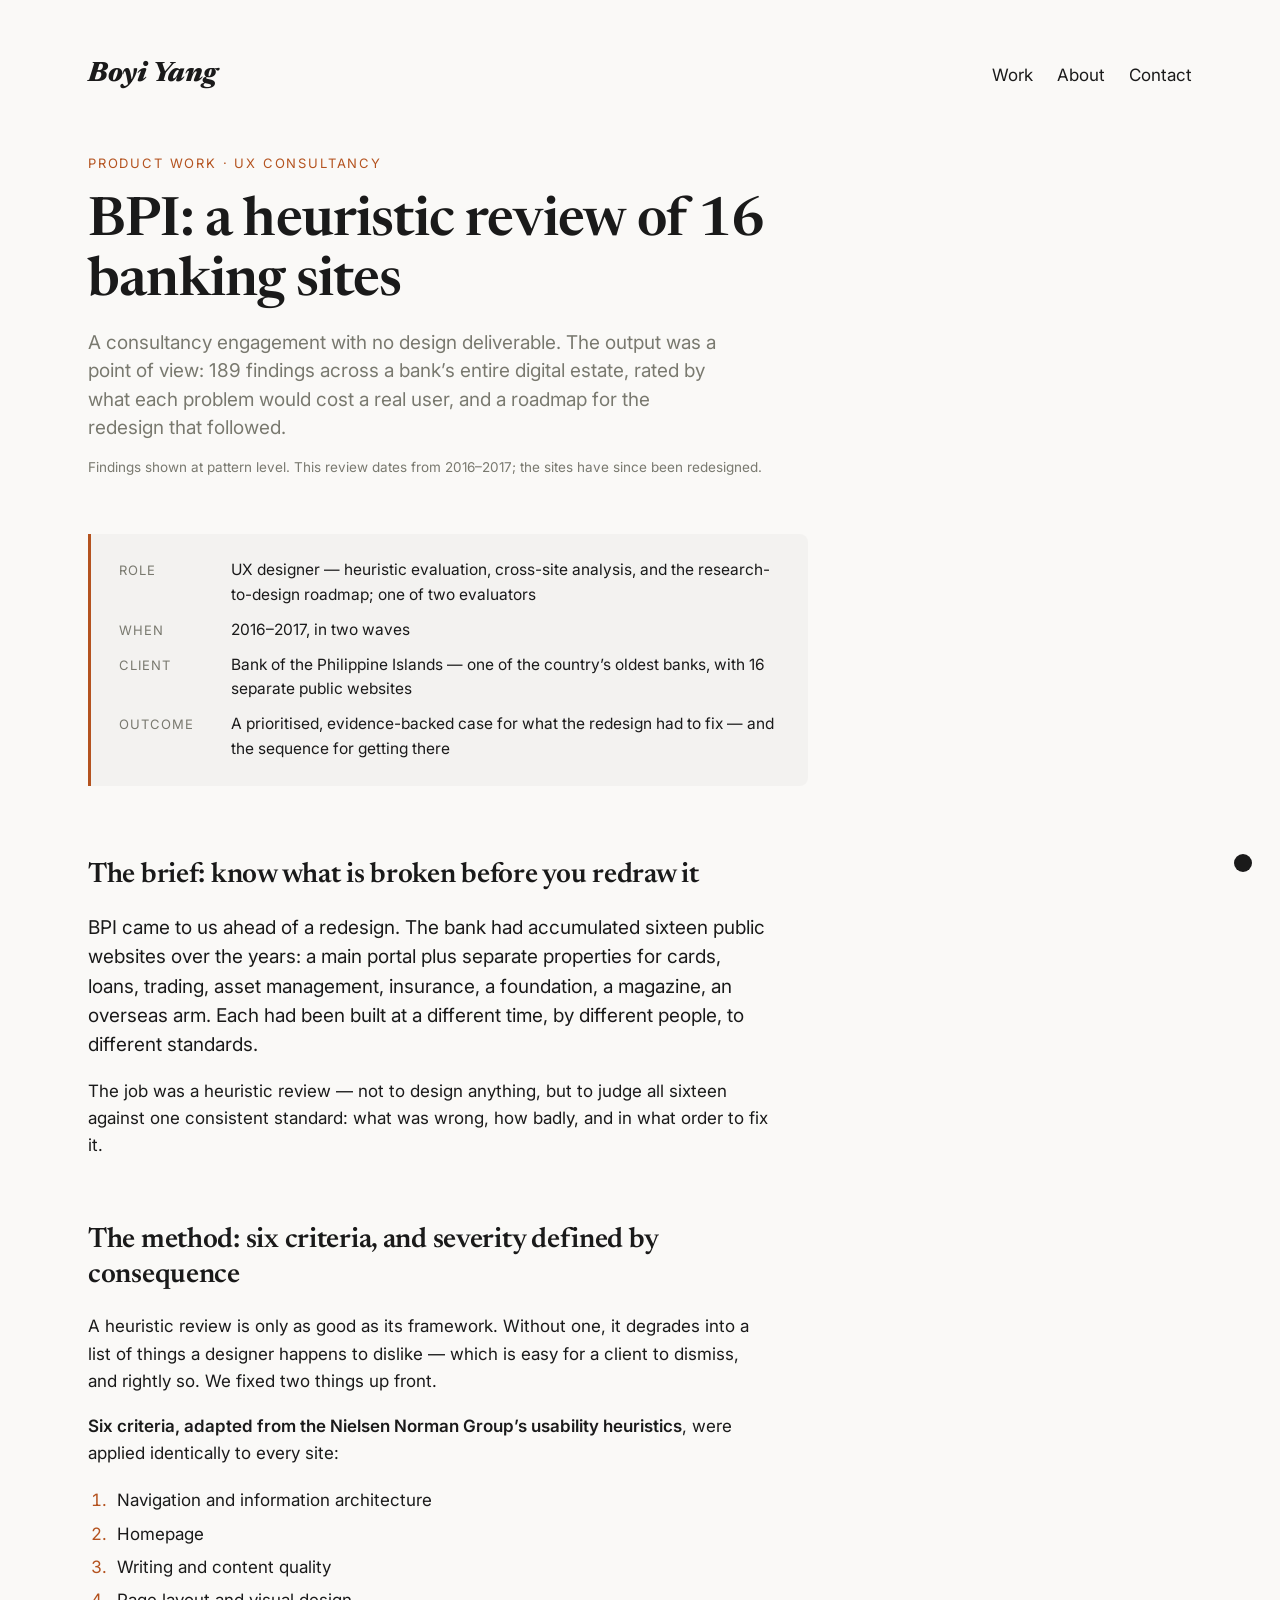
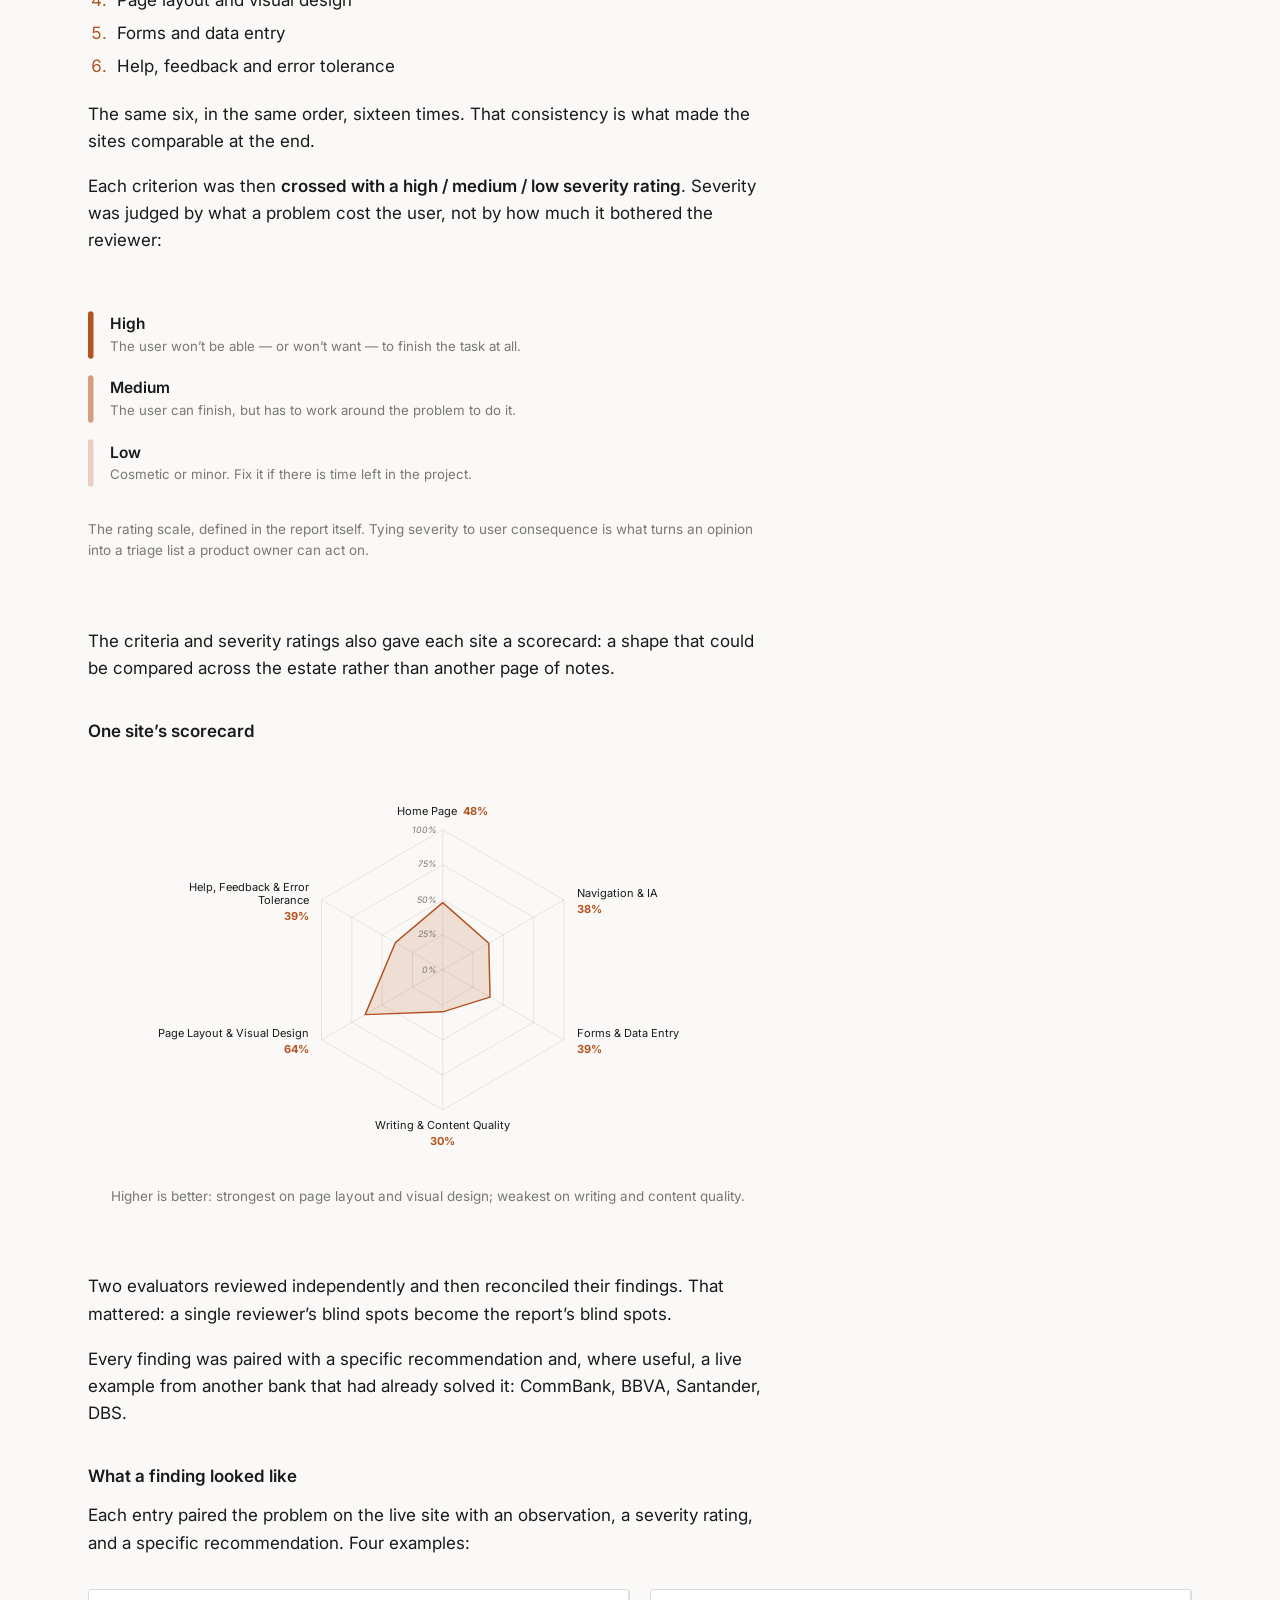
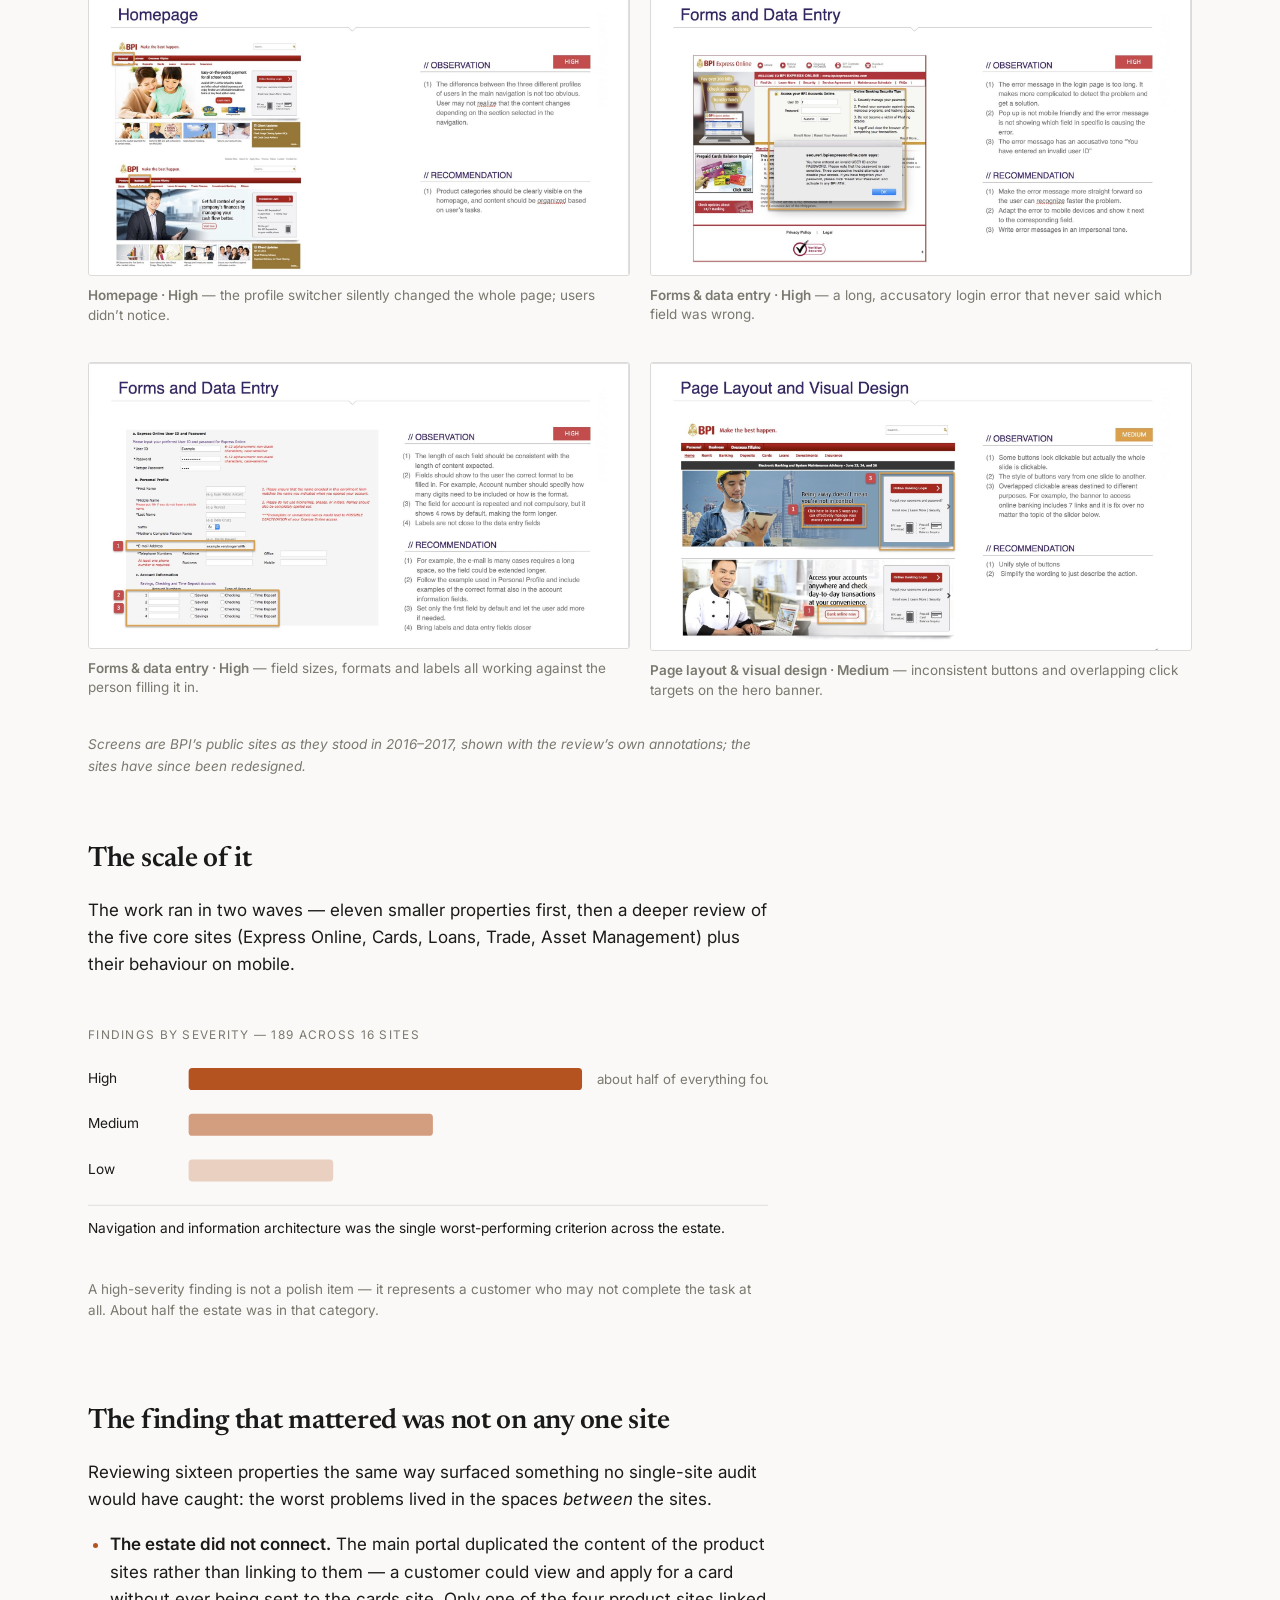
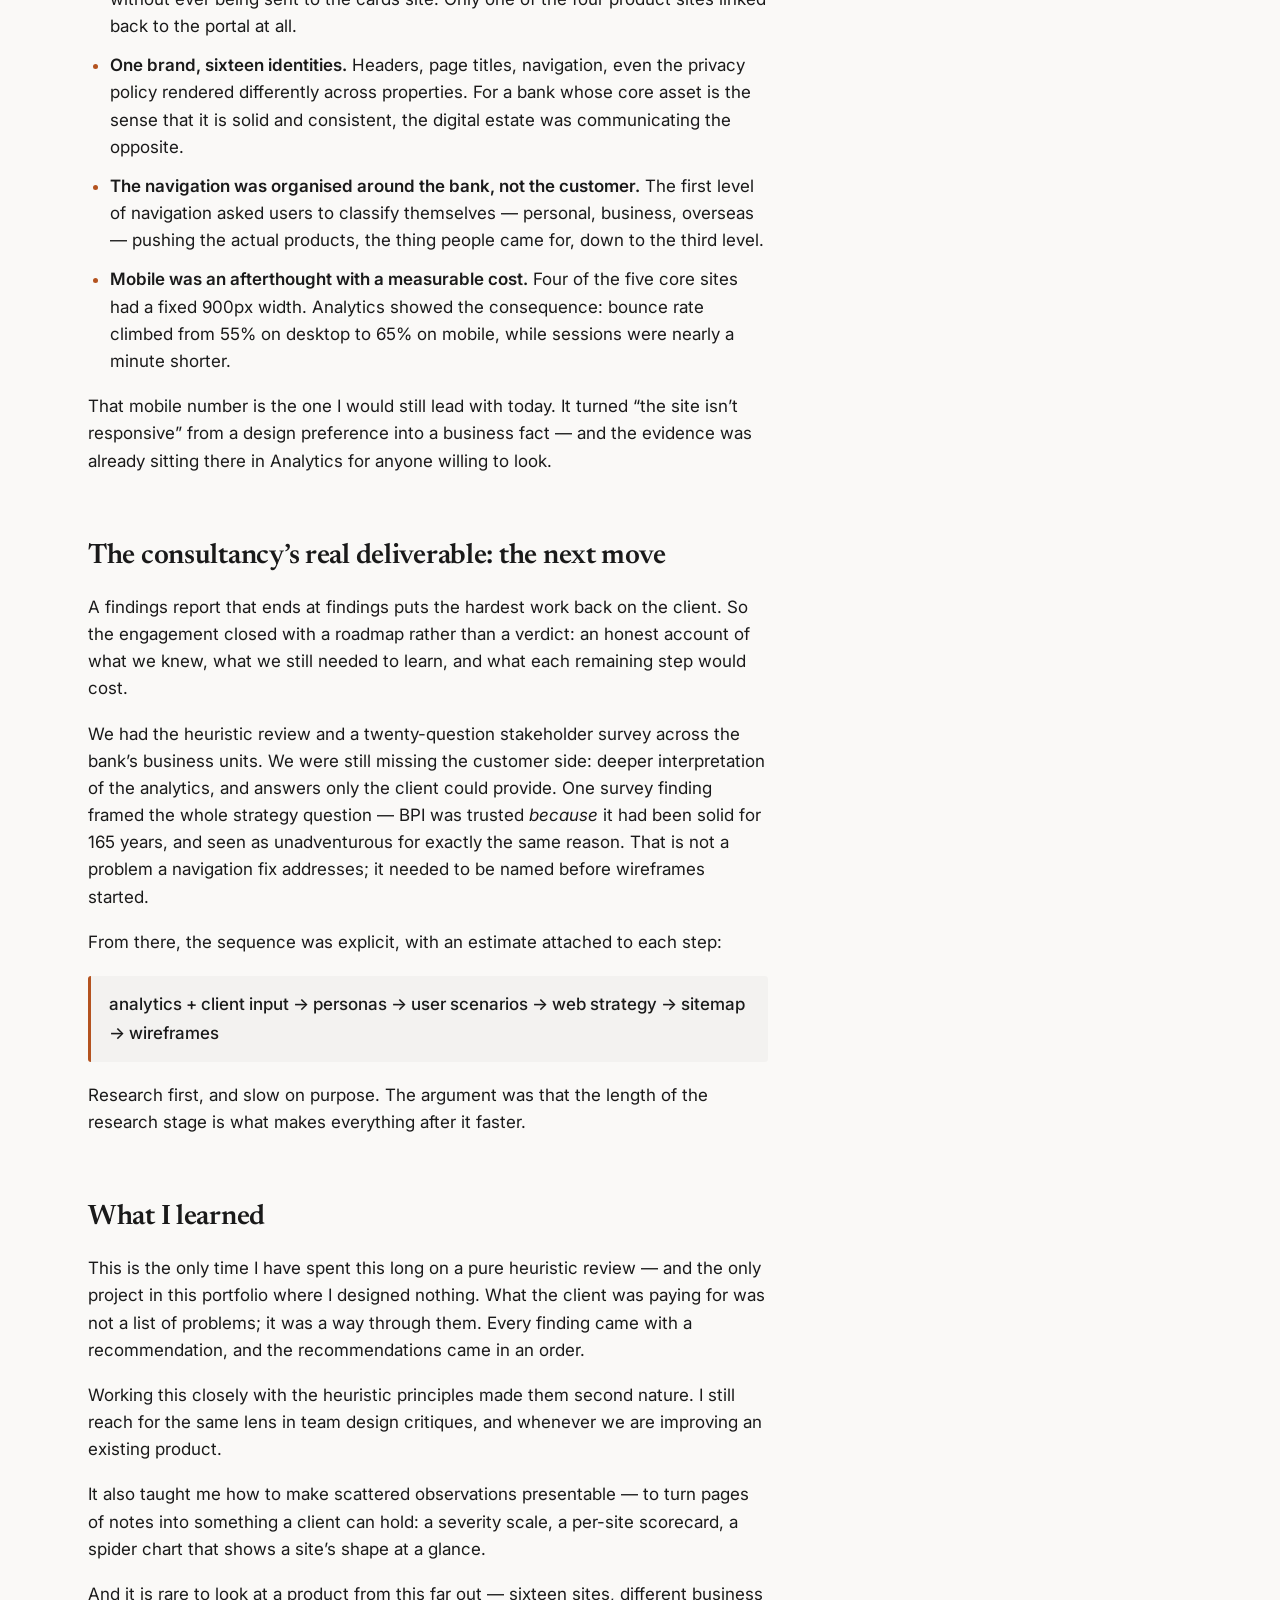
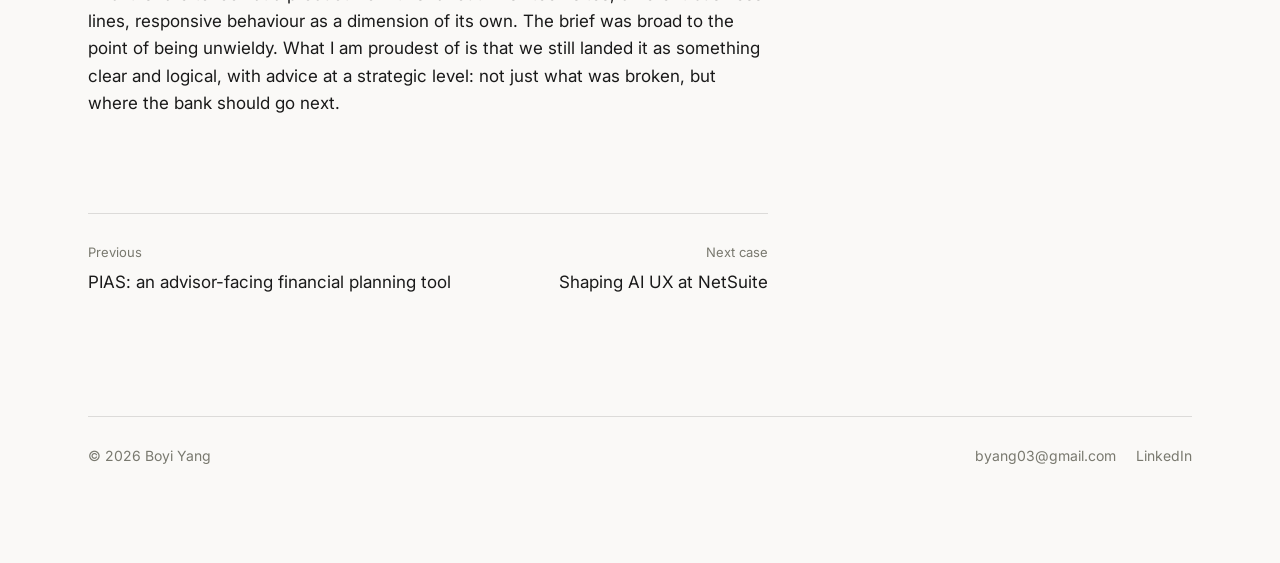
<file: case-bpi.html>
<!DOCTYPE html>
<html lang="en">
<head>
  <meta charset="UTF-8">
  <meta name="viewport" content="width=device-width, initial-scale=1.0">
  <title>BPI: a heuristic review of 16 banking sites — Boyi Yang</title>
  <meta name="description" content="Case study: a UX consultancy engagement for Bank of the Philippine Islands — auditing 16 digital properties against six heuristic criteria, and turning 189 findings into a redesign roadmap.">
  <link rel="preconnect" href="https://fonts.googleapis.com">
  <link rel="preconnect" href="https://fonts.gstatic.com" crossorigin>
  <link href="https://fonts.googleapis.com/css2?family=Newsreader:ital,opsz,wght@0,6..72,400..700;1,6..72,400..700&family=Inter:wght@400;500;600&display=swap" rel="stylesheet">
  <link rel="stylesheet" href="style.css?v=20261101a">
  <script>
    (function () {
      const saved = localStorage.getItem('theme');
      if (saved) document.documentElement.dataset.theme = saved;
    })();
  </script>
</head>
<body>
  <main>
    <header class="site-header compact">
      <p class="logotype-small"><a href="index.html">Boyi Yang</a></p>
      <nav class="site-nav" aria-label="Site">
        <div class="nav-group">
          <a href="index.html#work">Work</a>
          <a href="about.html">About</a>
          <a href="about.html#contact">Contact</a>
        </div>
      </nav>
    </header>

    <div class="case-head">
      <p class="eyebrow">Product work · UX consultancy</p>
      <h1>BPI: a heuristic review of 16 banking&nbsp;sites</h1>
      <p class="sub">A consultancy engagement with no design deliverable. The
      output was a point of view: 189 findings across a bank&rsquo;s entire
      digital estate, rated by what each problem would cost a real user, and a
      roadmap for the redesign that followed.</p>
      <p class="figcap">Findings shown at pattern level. This review dates
      from 2016&ndash;2017; the sites have since been redesigned.</p>
    </div>

    <div class="tldr">
      <dl>
        <dt>Role</dt>
        <dd>UX designer &mdash; heuristic evaluation, cross-site analysis,
        and the research-to-design roadmap; one of two evaluators</dd>
        <dt>When</dt>
        <dd>2016&ndash;2017, in two waves</dd>
        <dt>Client</dt>
        <dd>Bank of the Philippine Islands &mdash; one of the country&rsquo;s
        oldest banks, with 16 separate public websites</dd>
        <dt>Outcome</dt>
        <dd>A prioritised, evidence-backed case for what the redesign had to
        fix &mdash; and the sequence for getting there</dd>
      </dl>
    </div>

    <article class="prose">
      <h2>The brief: know what is broken before you redraw it</h2>
      <p class="lead">BPI came to us ahead of a redesign. The bank had
      accumulated sixteen public websites over the years: a main portal plus
      separate properties for cards, loans, trading, asset management,
      insurance, a foundation, a magazine, an overseas arm. Each had been built
      at a different time, by different people, to different standards.</p>
      <p>The job was a heuristic review &mdash; not to design anything, but to
      judge all sixteen against one consistent standard: what was wrong, how
      badly, and in what order to fix it.</p>

      <h2>The method: six criteria, and severity defined by consequence</h2>
      <p>A heuristic review is only as good as its framework. Without one,
      it degrades into a list of things a designer happens to dislike &mdash;
      which is easy for a client to dismiss, and rightly so. We fixed two
      things up front.</p>
      <p><strong>Six criteria, adapted from the Nielsen Norman Group&rsquo;s
      usability heuristics</strong>, were applied identically to every site:</p>
      <ol class="criteria">
        <li>Navigation and information architecture</li>
        <li>Homepage</li>
        <li>Writing and content quality</li>
        <li>Page layout and visual design</li>
        <li>Forms and data entry</li>
        <li>Help, feedback and error tolerance</li>
      </ol>
      <p>The same six, in the same order, sixteen times. That consistency is
      what made the sites comparable at the end.</p>
      <p>Each criterion was then <strong>crossed with a high / medium / low
      severity rating</strong>. Severity was judged by what a problem cost the
      user, not by how much it bothered the reviewer:</p>

      <div class="figure" role="img" aria-label="Severity scale: High — the user won't be able or won't want to finish the task. Medium — the user can finish, but with moderate effort. Low — cosmetic or minor, fix if time allows.">
        <svg viewBox="0 0 940 210" xmlns="http://www.w3.org/2000/svg" font-family="Inter, sans-serif">
          <g>
            <rect x="0" y="10" width="6" height="52" rx="3" fill="var(--accent)"/>
            <text x="24" y="30" font-size="17" font-weight="600" fill="var(--fg)">High</text>
            <text x="24" y="54" font-size="14.5" fill="var(--fg-muted)">The user won&rsquo;t be able &mdash; or won&rsquo;t want &mdash; to finish the task at all.</text>
          </g>
          <g>
            <rect x="0" y="80" width="6" height="52" rx="3" fill="var(--accent)" opacity="0.55"/>
            <text x="24" y="100" font-size="17" font-weight="600" fill="var(--fg)">Medium</text>
            <text x="24" y="124" font-size="14.5" fill="var(--fg-muted)">The user can finish, but has to work around the problem to do it.</text>
          </g>
          <g>
            <rect x="0" y="150" width="6" height="52" rx="3" fill="var(--accent)" opacity="0.25"/>
            <text x="24" y="170" font-size="17" font-weight="600" fill="var(--fg)">Low</text>
            <text x="24" y="194" font-size="14.5" fill="var(--fg-muted)">Cosmetic or minor. Fix it if there is time left in the project.</text>
          </g>
        </svg>
        <p class="figcap">The rating scale, defined in the report itself. Tying
        severity to user consequence is what turns an opinion into a triage
        list a product owner can act on.</p>
      </div>

      <p>The criteria and severity ratings also gave each site a scorecard: a
      shape that could be compared across the estate rather than another page of
      notes.</p>

      <h3>One site&rsquo;s scorecard</h3>
      <div class="figure radar" role="img" aria-label="Radar chart of one site's scores across the six criteria, higher is better: Home Page 48%, Navigation and IA 38%, Forms and Data Entry 39%, Writing and Content Quality 30%, Page Layout and Visual Design 64%, Help Feedback and Error Tolerance 39%.">
        <svg viewBox="0 60 760 500" xmlns="http://www.w3.org/2000/svg" font-family="Inter, sans-serif">
          <!-- rings (25 / 50 / 75 / 100%) -->
          <g fill="none" stroke="var(--rule-faint)" stroke-width="1">
            <polygon points="400,252.5 441.1,276.25 441.1,323.75 400,347.5 358.9,323.75 358.9,276.25"/>
            <polygon points="400,205 482.25,252.5 482.25,347.5 400,395 317.75,347.5 317.75,252.5"/>
            <polygon points="400,157.5 523.4,228.75 523.4,371.25 400,442.5 276.6,371.25 276.6,228.75"/>
            <polygon points="400,110 564.5,205 564.5,395 400,490 235.5,395 235.5,205"/>
          </g>
          <!-- spokes -->
          <g stroke="var(--rule-faint)" stroke-width="1">
            <line x1="400" y1="300" x2="400" y2="110"/>
            <line x1="400" y1="300" x2="564.5" y2="205"/>
            <line x1="400" y1="300" x2="564.5" y2="395"/>
            <line x1="400" y1="300" x2="400" y2="490"/>
            <line x1="400" y1="300" x2="235.5" y2="395"/>
            <line x1="400" y1="300" x2="235.5" y2="205"/>
          </g>
          <!-- data polygon -->
          <polygon points="400,208.8 462.5,263.9 464.2,337 400,357 294.7,360.8 335.8,263"
                   fill="var(--accent)" fill-opacity="0.16" stroke="var(--accent)" stroke-width="2" stroke-linejoin="round"/>
          <!-- ring % labels up the top spoke -->
          <g font-size="12" font-style="italic" fill="var(--fg-muted)" text-anchor="end">
            <text x="392" y="304">0%</text>
            <text x="392" y="256">25%</text>
            <text x="392" y="209">50%</text>
            <text x="392" y="161">75%</text>
            <text x="392" y="114">100%</text>
          </g>
          <!-- axis labels -->
          <text x="400" y="90" text-anchor="middle" font-size="15" fill="var(--fg)">Home Page&nbsp;&nbsp;<tspan font-weight="700" fill="var(--accent)">48%</tspan></text>

          <text x="582" y="201" font-size="15" fill="var(--fg)">Navigation &amp; IA</text>
          <text x="582" y="223" font-size="15" font-weight="700" fill="var(--accent)">38%</text>

          <text x="582" y="391" font-size="15" fill="var(--fg)">Forms &amp; Data Entry</text>
          <text x="582" y="413" font-size="15" font-weight="700" fill="var(--accent)">39%</text>

          <text x="400" y="516" text-anchor="middle" font-size="15" fill="var(--fg)">Writing &amp; Content Quality</text>
          <text x="400" y="538" text-anchor="middle" font-size="15" font-weight="700" fill="var(--accent)">30%</text>

          <text x="218" y="391" text-anchor="end" font-size="15" fill="var(--fg)">Page Layout &amp; Visual Design</text>
          <text x="218" y="413" text-anchor="end" font-size="15" font-weight="700" fill="var(--accent)">64%</text>

          <text x="218" y="193" text-anchor="end" font-size="15" fill="var(--fg)">Help, Feedback &amp; Error</text>
          <text x="218" y="211" text-anchor="end" font-size="15" fill="var(--fg)">Tolerance</text>
          <text x="218" y="233" text-anchor="end" font-size="15" font-weight="700" fill="var(--accent)">39%</text>
        </svg>
        <p class="figcap">Higher is better: strongest on page layout and visual
        design; weakest on writing and content quality.</p>
      </div>

      <p>Two evaluators reviewed independently and then reconciled their
      findings. That mattered: a single reviewer&rsquo;s blind spots become the
      report&rsquo;s blind spots.</p>
      <p>Every finding was paired with a specific recommendation and, where
      useful, a live example from another bank that had already solved it:
      CommBank, BBVA, Santander, DBS.</p>

      <h3>What a finding looked like</h3>
      <p>Each entry paired the problem on the live site with an observation, a
      severity rating, and a specific recommendation. Four examples:</p>
      <div class="screens pairs">
        <figure><img src="media/BPI/bpi-eg-homepage.jpg" alt="Heuristic review slide for the Homepage criterion, rated High: the BPI homepage with the personal/business/overseas profile switcher highlighted. Observation — the difference between the three profiles in the main navigation is not obvious, so users may not realise the content changes with the selected section. Recommendation — make product categories clearly visible on the homepage and organise content around the user's tasks." loading="lazy"><figcaption><strong>Homepage · High</strong> &mdash; the profile switcher silently changed the whole page; users didn&rsquo;t notice.</figcaption></figure>
        <figure><img src="media/BPI/bpi-eg-login.jpg" alt="Heuristic review slide for Forms and Data Entry, rated High: the login error dialog on BPI Express Online. Observation — the error message is too long, is not mobile friendly, doesn't say which field is wrong, and has an accusative tone. Recommendation — make it straightforward, adapt it to mobile and show it next to the field, and write it in an impersonal tone." loading="lazy"><figcaption><strong>Forms &amp; data entry · High</strong> &mdash; a long, accusatory login error that never said which field was wrong.</figcaption></figure>
        <figure><img src="media/BPI/bpi-eg-form.jpg" alt="Heuristic review slide for Forms and Data Entry, rated High: the Express Online enrolment form. Observation — field lengths don't match the content expected, fields don't show the required format, the account field is repeated and not compulsory yet shows four rows, and labels sit far from their inputs. Recommendation — size fields to their content, show format examples, start with one account row, and move labels closer." loading="lazy"><figcaption><strong>Forms &amp; data entry · High</strong> &mdash; field sizes, formats and labels all working against the person filling it in.</figcaption></figure>
        <figure><img src="media/BPI/bpi-eg-layout.jpg" alt="Heuristic review slide for Page Layout and Visual Design, rated Medium: the BPI homepage banner. Observation — some elements look clickable but the whole slide is clickable, button styles vary from slide to slide, and overlapping clickable areas lead to different purposes. Recommendation — unify the button style and simplify the wording to describe the action." loading="lazy"><figcaption><strong>Page layout &amp; visual design · Medium</strong> &mdash; inconsistent buttons and overlapping click targets on the hero banner.</figcaption></figure>
      </div>
      <p class="nda-note">Screens are BPI&rsquo;s public sites as they stood in
      2016&ndash;2017, shown with the review&rsquo;s own annotations; the sites
      have since been redesigned.</p>

      <h2>The scale of it</h2>
      <p>The work ran in two waves &mdash; eleven smaller properties first,
      then a deeper review of the five core sites (Express Online, Cards,
      Loans, Trade, Asset Management) plus their behaviour on mobile.</p>

      <div class="figure" role="img" aria-label="Chart: of 189 findings across 16 sites, roughly half were rated high severity, around a third medium, and the remainder low.">
        <svg viewBox="0 0 940 250" xmlns="http://www.w3.org/2000/svg" font-family="Inter, sans-serif">
          <g font-size="13" fill="var(--fg-muted)">
            <text x="0" y="14" letter-spacing="1.4">FINDINGS BY SEVERITY &mdash; 189 ACROSS 16 SITES</text>
          </g>
          <g>
            <text x="0" y="62" font-size="15" fill="var(--fg)">High</text>
            <rect x="110" y="46" width="430" height="24" rx="4" fill="var(--accent)"/>
            <text x="556" y="63" font-size="14.5" fill="var(--fg-muted)">about half of everything found</text>
          </g>
          <g>
            <text x="0" y="112" font-size="15" fill="var(--fg)">Medium</text>
            <rect x="110" y="96" width="267" height="24" rx="4" fill="var(--accent)" opacity="0.55"/>
          </g>
          <g>
            <text x="0" y="162" font-size="15" fill="var(--fg)">Low</text>
            <rect x="110" y="146" width="158" height="24" rx="4" fill="var(--accent)" opacity="0.25"/>
          </g>
          <line x1="0" y1="196" x2="940" y2="196" stroke="var(--rule-faint)" stroke-width="1"/>
          <text x="0" y="226" font-size="15" fill="var(--fg)">Navigation and information architecture was the single worst-performing criterion across the estate.</text>
        </svg>
        <p class="figcap">A high-severity finding is not a polish item &mdash; it
        represents a customer who may not complete the task at all. About half
        the estate was in that category.</p>
      </div>

      <h2>The finding that mattered was not on any one site</h2>
      <p>Reviewing sixteen properties the same way surfaced something no
      single-site audit would have caught: the worst problems lived in the
      spaces <em>between</em> the sites.</p>
      <ul class="outcomes">
        <li><strong>The estate did not connect.</strong> The main portal
        duplicated the content of the product sites rather than linking to
        them &mdash; a customer could view and apply for a card without ever
        being sent to the cards site. Only one of the four product sites
        linked back to the portal at all.</li>
        <li><strong>One brand, sixteen identities.</strong> Headers, page
        titles, navigation, even the privacy policy rendered differently
        across properties. For a bank whose core asset is the sense that it
        is solid and consistent, the digital estate was communicating the
        opposite.</li>
        <li><strong>The navigation was organised around the bank, not the
        customer.</strong> The first level of navigation asked users to
        classify themselves &mdash; personal, business, overseas &mdash;
        pushing the actual products, the thing people came for, down to the
        third level.</li>
        <li><strong>Mobile was an afterthought with a measurable cost.</strong>
        Four of the five core sites had a fixed 900px width. Analytics showed
        the consequence: bounce rate climbed from 55% on desktop to 65% on
        mobile, while sessions were nearly a minute shorter.</li>
      </ul>
      <p>That mobile number is the one I would still lead with today. It turned
      &ldquo;the site isn&rsquo;t responsive&rdquo; from a design preference into
      a business fact &mdash; and the evidence was already sitting there in
      Analytics for anyone willing to look.</p>

      <h2>The consultancy&rsquo;s real deliverable: the next move</h2>
      <p>A findings report that ends at findings puts the hardest work back on
      the client. So the engagement closed with a roadmap rather than a verdict:
      an honest account of what we knew, what we still needed to learn, and what
      each remaining step would cost.</p>
      <p>We had the heuristic review and a twenty-question stakeholder survey
      across the bank&rsquo;s business units. We were still missing the customer
      side: deeper interpretation of the analytics, and answers only the client
      could provide. One survey finding framed the whole strategy question
      &mdash; BPI was trusted <em>because</em> it had been solid for 165 years,
      and seen as unadventurous for exactly the same reason. That is not a
      problem a navigation fix addresses; it needed to be named before
      wireframes started.</p>
      <p>From there, the sequence was explicit, with an estimate attached to
      each step:</p>
      <p class="sequence">analytics&nbsp;+&nbsp;client input &rarr; personas
      &rarr; user scenarios &rarr; web strategy &rarr; sitemap &rarr;
      wireframes</p>
      <p>Research first, and slow on purpose. The argument was that the length
      of the research stage is what makes everything after it faster.</p>

      <h2>What I learned</h2>
      <p>This is the only time I have spent this long on a pure heuristic review
      &mdash; and the only project in this portfolio where I designed nothing.
      What the client was paying for was not a list of problems; it was a way
      through them. Every finding came with a recommendation, and the
      recommendations came in an order.</p>
      <p>Working this closely with the heuristic principles made them second
      nature. I still reach for the same lens in team design critiques, and
      whenever we are improving an existing product.</p>
      <p>It also taught me how to make scattered observations presentable
      &mdash; to turn pages of notes into something a client can hold: a
      severity scale, a per-site scorecard, a spider chart that shows a site&rsquo;s
      shape at a glance.</p>
      <p>And it is rare to look at a product from this far out &mdash; sixteen
      sites, different business lines, responsive behaviour as a dimension of its
      own. The brief was broad to the point of being unwieldy. What I am proudest
      of is that we still landed it as something clear and logical, with advice at
      a strategic level: not just what was broken, but where the bank should go
      next.</p>
    </article>

    <nav class="case-nav" aria-label="Case studies">
      <a href="case-pias.html"><span class="dir">Previous</span>PIAS: an advisor-facing financial planning tool</a>
      <a class="next" href="case-ai.html"><span class="dir">Next case</span>Shaping AI UX at NetSuite</a>
    </nav>

    <footer class="site-footer">
      <p>© <span id="year"></span> Boyi Yang</p>
      <div class="foot-links">
        <a href="mailto:byang03@gmail.com">byang03@gmail.com</a>
        <a href="https://www.linkedin.com/in/yangboyi/" target="_blank" rel="noopener">LinkedIn</a>
      </div>
    </footer>
  </main>

  <button class="theme-toggle" aria-label="Toggle dark mode" title="Toggle theme"></button>
  <script src="script.js?v=20261101a"></script>
</body>
</html>
</file>
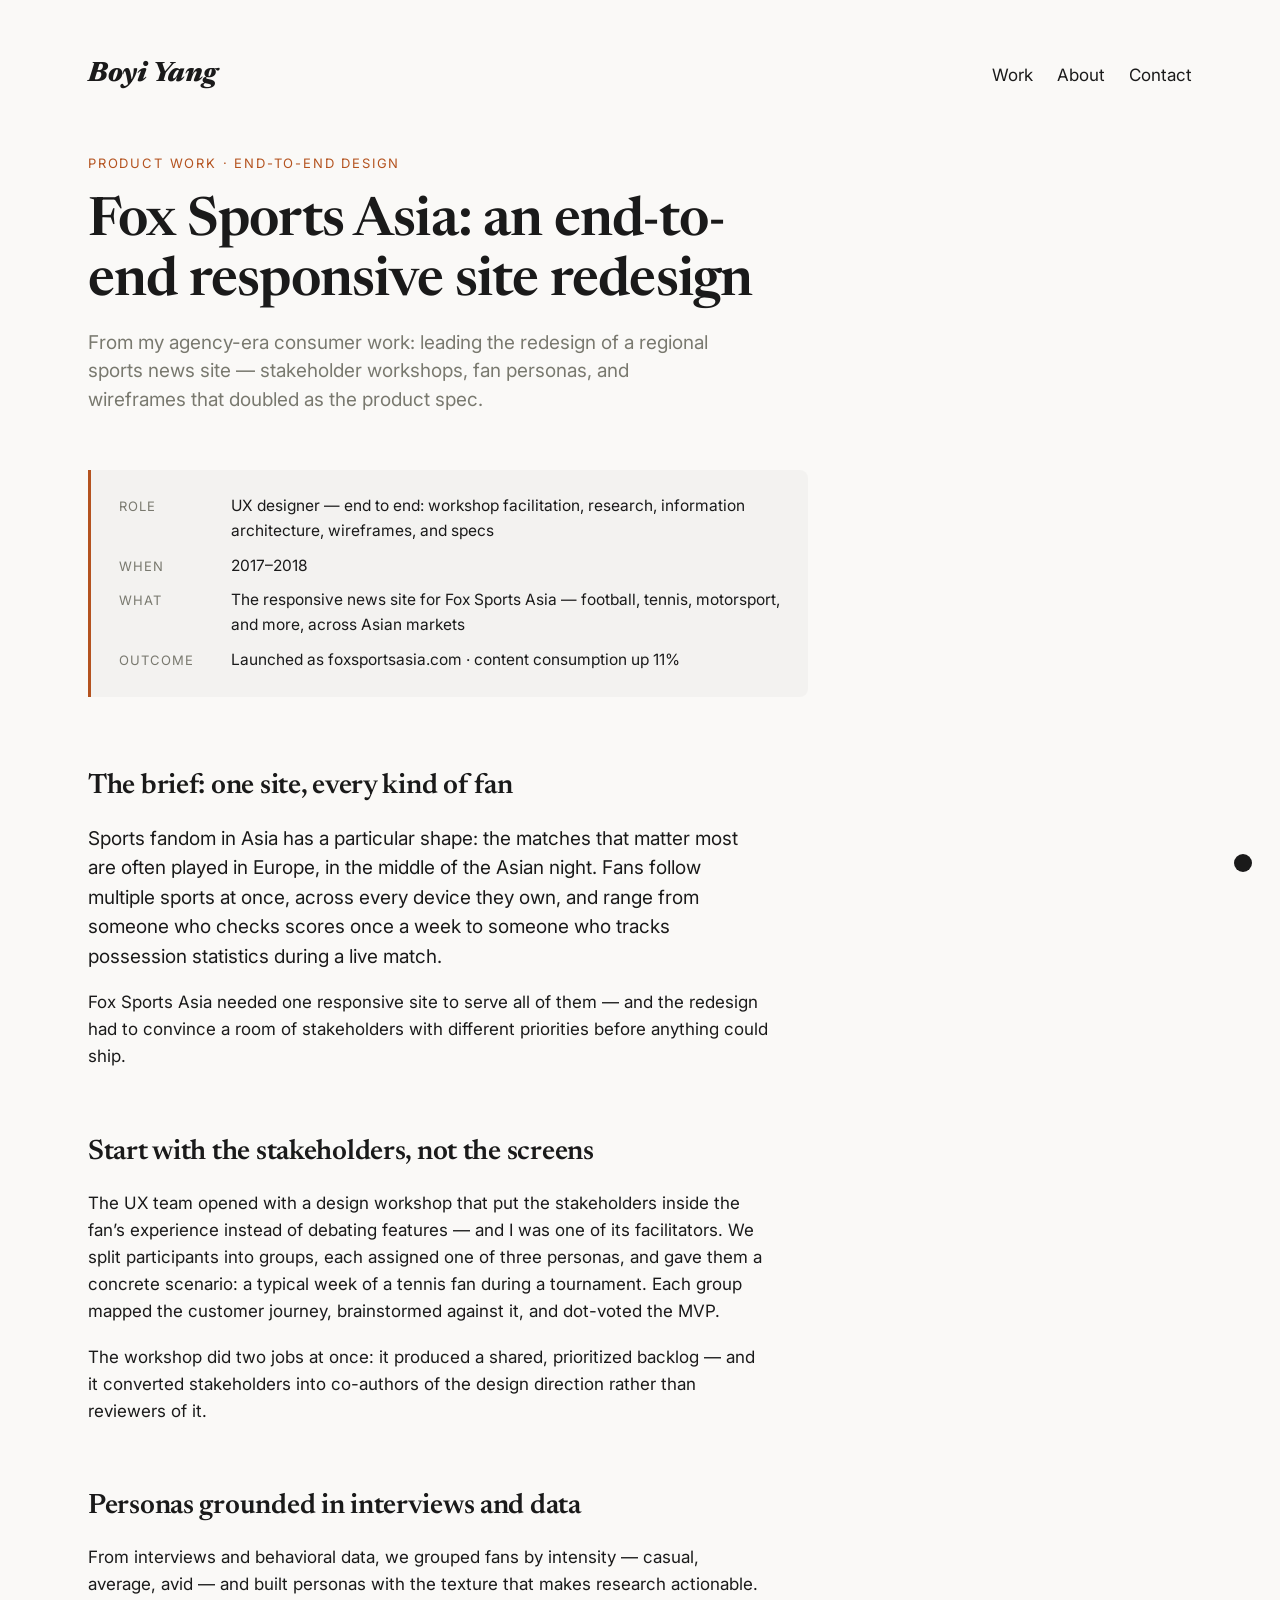
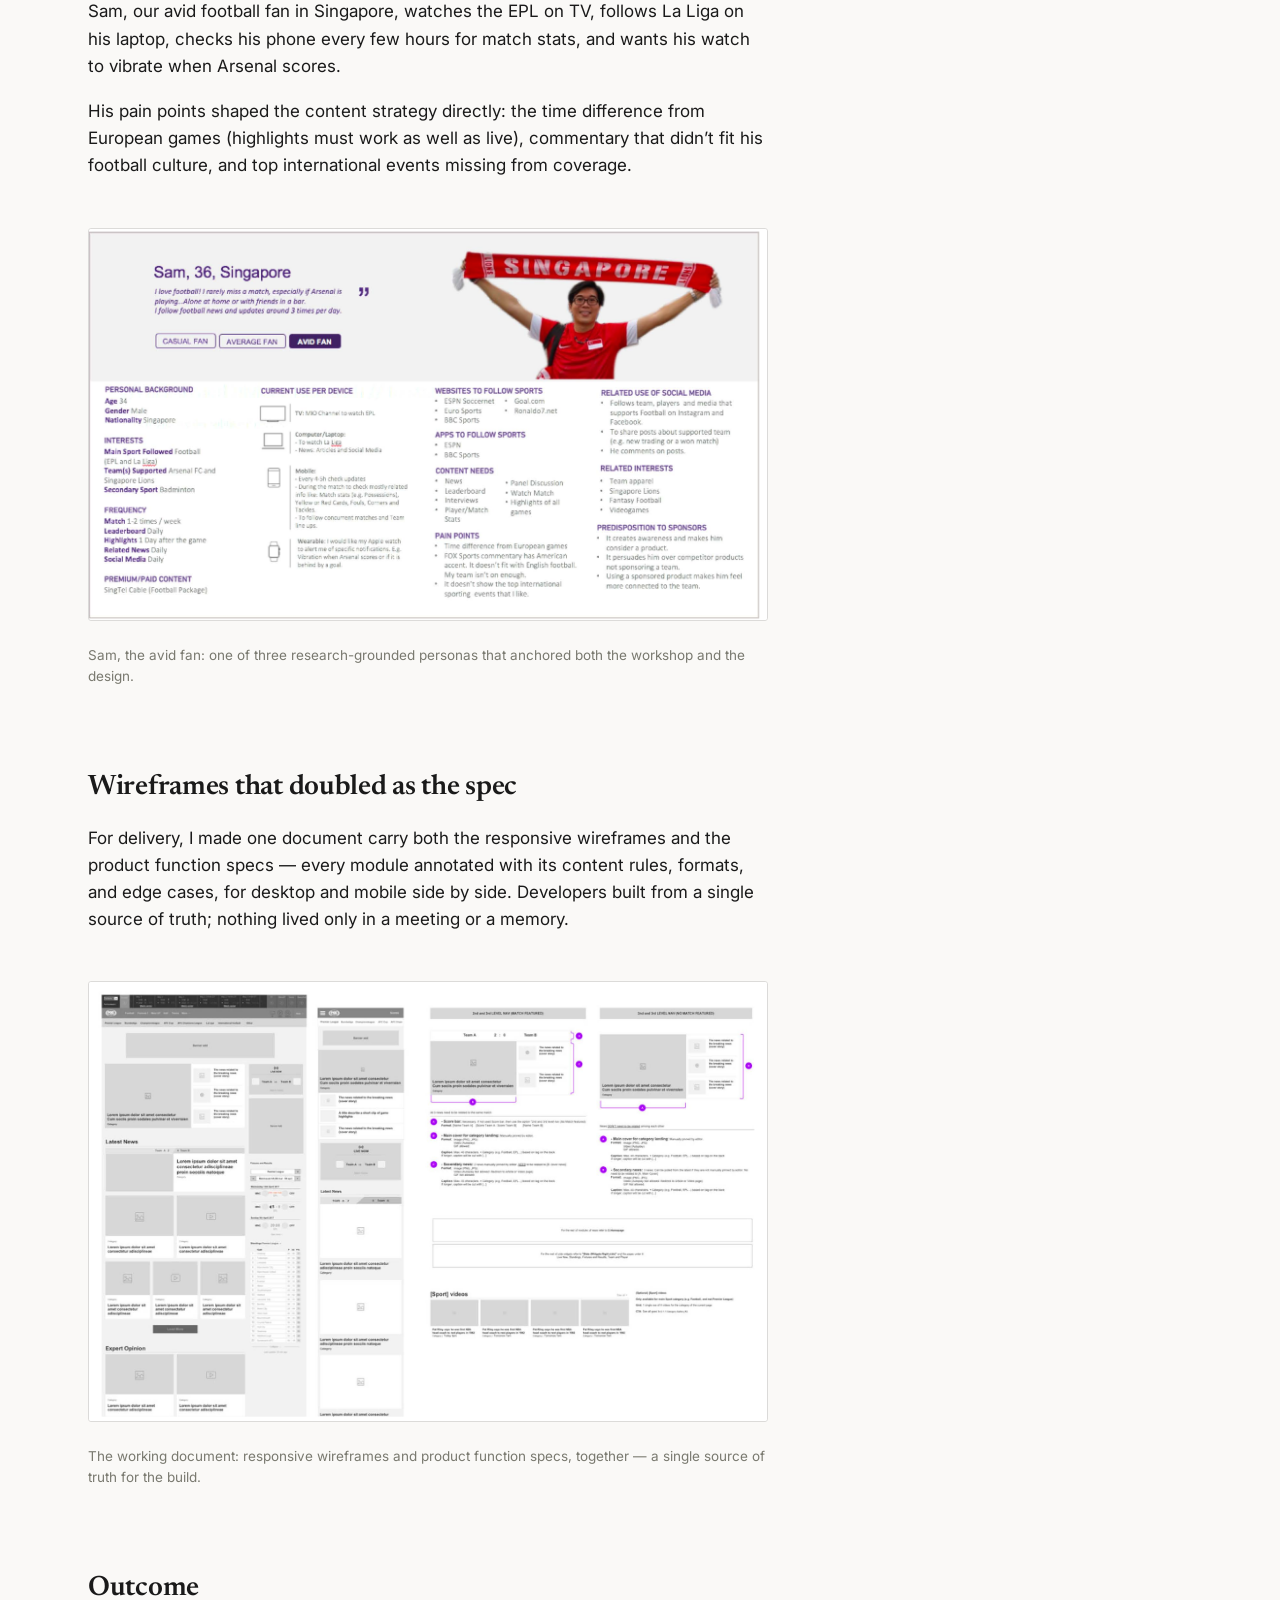
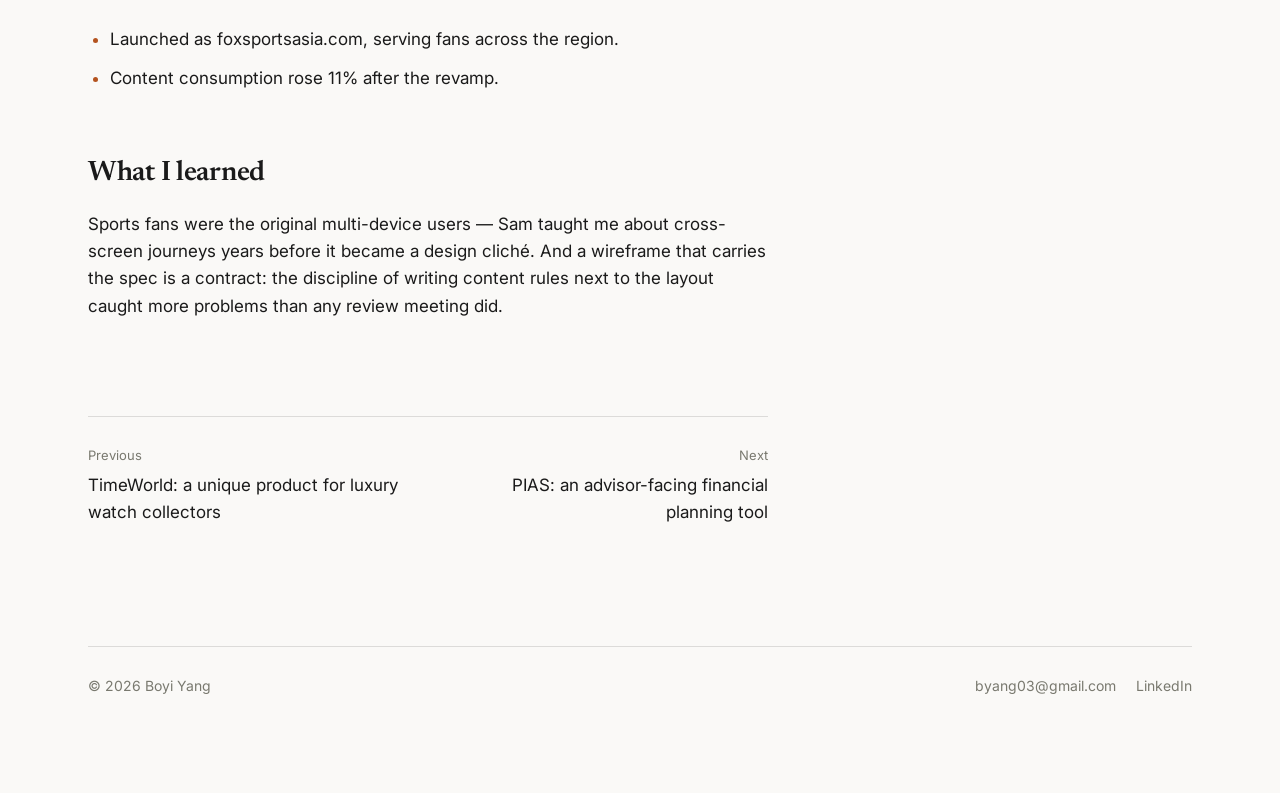
<file: case-foxsports.html>
<!DOCTYPE html>
<html lang="en">
<head>
  <meta charset="UTF-8">
  <meta name="viewport" content="width=device-width, initial-scale=1.0">
  <title>Fox Sports Asia: an end-to-end responsive site redesign — Boyi Yang</title>
  <meta name="description" content="Case study: redesigning Fox Sports Asia's responsive news site end to end — stakeholder workshops, fan personas, wireframes that doubled as specs, and an 11% lift in content consumption.">
  <link rel="preconnect" href="https://fonts.googleapis.com">
  <link rel="preconnect" href="https://fonts.gstatic.com" crossorigin>
  <link href="https://fonts.googleapis.com/css2?family=Newsreader:ital,opsz,wght@0,6..72,400..700;1,6..72,400..700&family=Inter:wght@400;500;600&display=swap" rel="stylesheet">
  <link rel="stylesheet" href="style.css?v=20261101a">
  <script>
    (function () {
      const saved = localStorage.getItem('theme');
      if (saved) document.documentElement.dataset.theme = saved;
    })();
  </script>
</head>
<body>
  <main>
    <header class="site-header compact">
      <p class="logotype-small"><a href="index.html">Boyi Yang</a></p>
      <nav class="site-nav" aria-label="Site">
        <div class="nav-group">
          <a href="index.html#work">Work</a>
          <a href="about.html">About</a>
          <a href="about.html#contact">Contact</a>
        </div>
      </nav>
    </header>

    <div class="case-head">
      <p class="eyebrow">Product work · End-to-end design</p>
      <h1>Fox Sports Asia: an end-to-end responsive site&nbsp;redesign</h1>
      <p class="sub">From my agency-era consumer work: leading the redesign
      of a regional sports news site — stakeholder workshops, fan personas,
      and wireframes that doubled as the product spec.</p>
    </div>

    <div class="tldr">
      <dl>
        <dt>Role</dt>
        <dd>UX designer — end to end: workshop facilitation, research,
        information architecture, wireframes, and specs</dd>
        <dt>When</dt>
        <dd>2017–2018</dd>
        <dt>What</dt>
        <dd>The responsive news site for Fox Sports Asia — football, tennis,
        motorsport, and more, across Asian markets</dd>
        <dt>Outcome</dt>
        <dd>Launched as foxsportsasia.com · content consumption up 11%</dd>
      </dl>
    </div>

    <article class="prose">
      <h2>The brief: one site, every kind of fan</h2>
      <p class="lead">Sports fandom in Asia has a particular shape: the
      matches that matter most are often played in Europe, in the middle of
      the Asian night. Fans follow multiple sports at once, across every
      device they own, and range from someone who checks scores once a week
      to someone who tracks possession statistics during a live match.</p>
      <p>Fox Sports Asia needed one responsive site to serve all of them —
      and the redesign had to convince a room of stakeholders with different
      priorities before anything could ship.</p>

      <h2>Start with the stakeholders, not the screens</h2>
      <p>The UX team opened with a design workshop that put the
      stakeholders inside the fan&rsquo;s experience instead of debating
      features — and I was one of its facilitators. We split participants
      into groups, each assigned one of three personas, and gave them a
      concrete scenario: a typical week of a tennis fan during a
      tournament. Each group mapped the customer journey, brainstormed
      against it, and dot-voted the MVP.</p>
      <p>The workshop did two jobs at once: it produced a shared, prioritized
      backlog — and it converted stakeholders into co-authors of the design
      direction rather than reviewers of it.</p>

      <h2>Personas grounded in interviews and data</h2>
      <p>From interviews and behavioral data, we grouped fans by intensity —
      casual, average, avid — and built personas with the texture that makes
      research actionable. Sam, our avid football fan in Singapore, watches
      the EPL on TV, follows La Liga on his laptop, checks his phone every
      few hours for match stats, and wants his watch to vibrate when Arsenal
      scores.</p>
      <p>His pain points shaped the content strategy directly: the time
      difference from European games (highlights must work as well as live),
      commentary that didn&rsquo;t fit his football culture, and top international
      events missing from coverage.</p>

      <div class="figure zoom">
        <img src="media/FoxSports/foxsports-persona.png" alt="Fan persona from the project: Sam, 36, Singapore — an avid football fan following the EPL and La Liga, supporting Arsenal FC and the Singapore Lions. The card maps his device behavior (TV for matches, laptop for news, mobile checks every few hours, a wearable for goal alerts), content needs like leaderboards and match stats, pain points including the time difference from European games and commentary that doesn't fit English football, and his predisposition to sponsors.">
        <p class="figcap">Sam, the avid fan: one of three research-grounded
        personas that anchored both the workshop and the design.</p>
      </div>

      <h2>Wireframes that doubled as the spec</h2>
      <p>For delivery, I made one document carry both the responsive
      wireframes and the product function specs — every module annotated
      with its content rules, formats, and edge cases, for desktop and
      mobile side by side. Developers built from a single source of truth;
      nothing lived only in a meeting or a memory.</p>

      <div class="figure zoom">
        <img src="media/FoxSports/foxsports-wireframes.png" alt="Responsive wireframes for the Fox Sports Asia site: desktop and mobile layouts for the homepage and category landing pages with score bar, live match module, latest news, standings, and video modules — annotated with product function specifications describing content rules and formats for each module.">
        <p class="figcap">The working document: responsive wireframes and
        product function specs, together — a single source of truth for the
        build.</p>
      </div>

      <h2>Outcome</h2>
      <ul class="outcomes">
        <li>Launched as foxsportsasia.com, serving fans across the
        region.</li>
        <li>Content consumption rose 11% after the revamp.</li>
      </ul>

      <h2>What I learned</h2>
      <p>Sports fans were the original multi-device users — Sam taught me
      about cross-screen journeys years before it became a design cliché.
      And a wireframe that carries the spec is a contract: the discipline of
      writing content rules next to the layout caught more problems than any
      review meeting did.</p>
    </article>

    <nav class="case-nav" aria-label="Case studies">
      <a href="case-timeworld.html"><span class="dir">Previous</span>TimeWorld: a unique product for luxury watch collectors</a>
      <a class="next" href="case-pias.html"><span class="dir">Next</span>PIAS: an advisor-facing financial planning tool</a>
    </nav>

    <footer class="site-footer">
      <p>© <span id="year"></span> Boyi Yang</p>
      <div class="foot-links">
        <a href="mailto:byang03@gmail.com">byang03@gmail.com</a>
        <a href="https://www.linkedin.com/in/yangboyi/" target="_blank" rel="noopener">LinkedIn</a>
      </div>
    </footer>
  </main>

  <button class="theme-toggle" aria-label="Toggle dark mode" title="Toggle theme"></button>
  <script src="script.js?v=20261101a"></script>
</body>
</html>
</file>
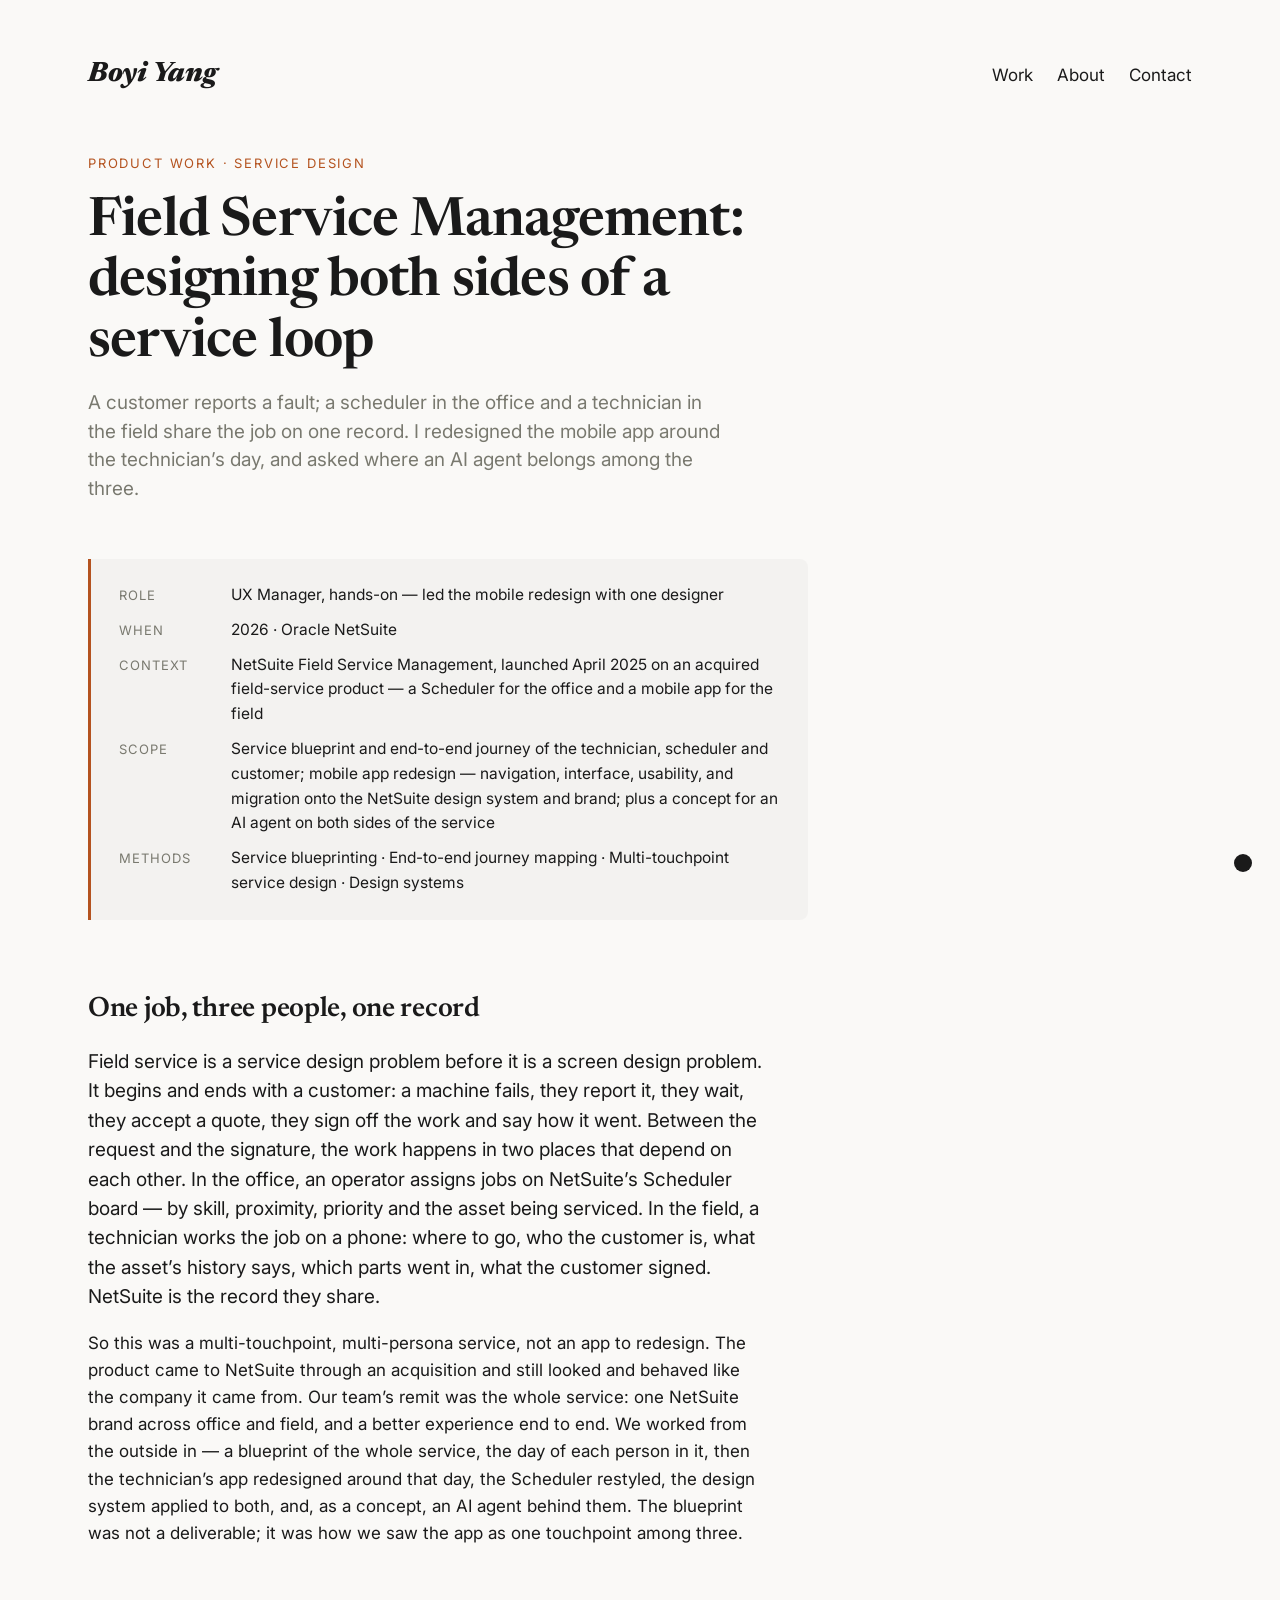
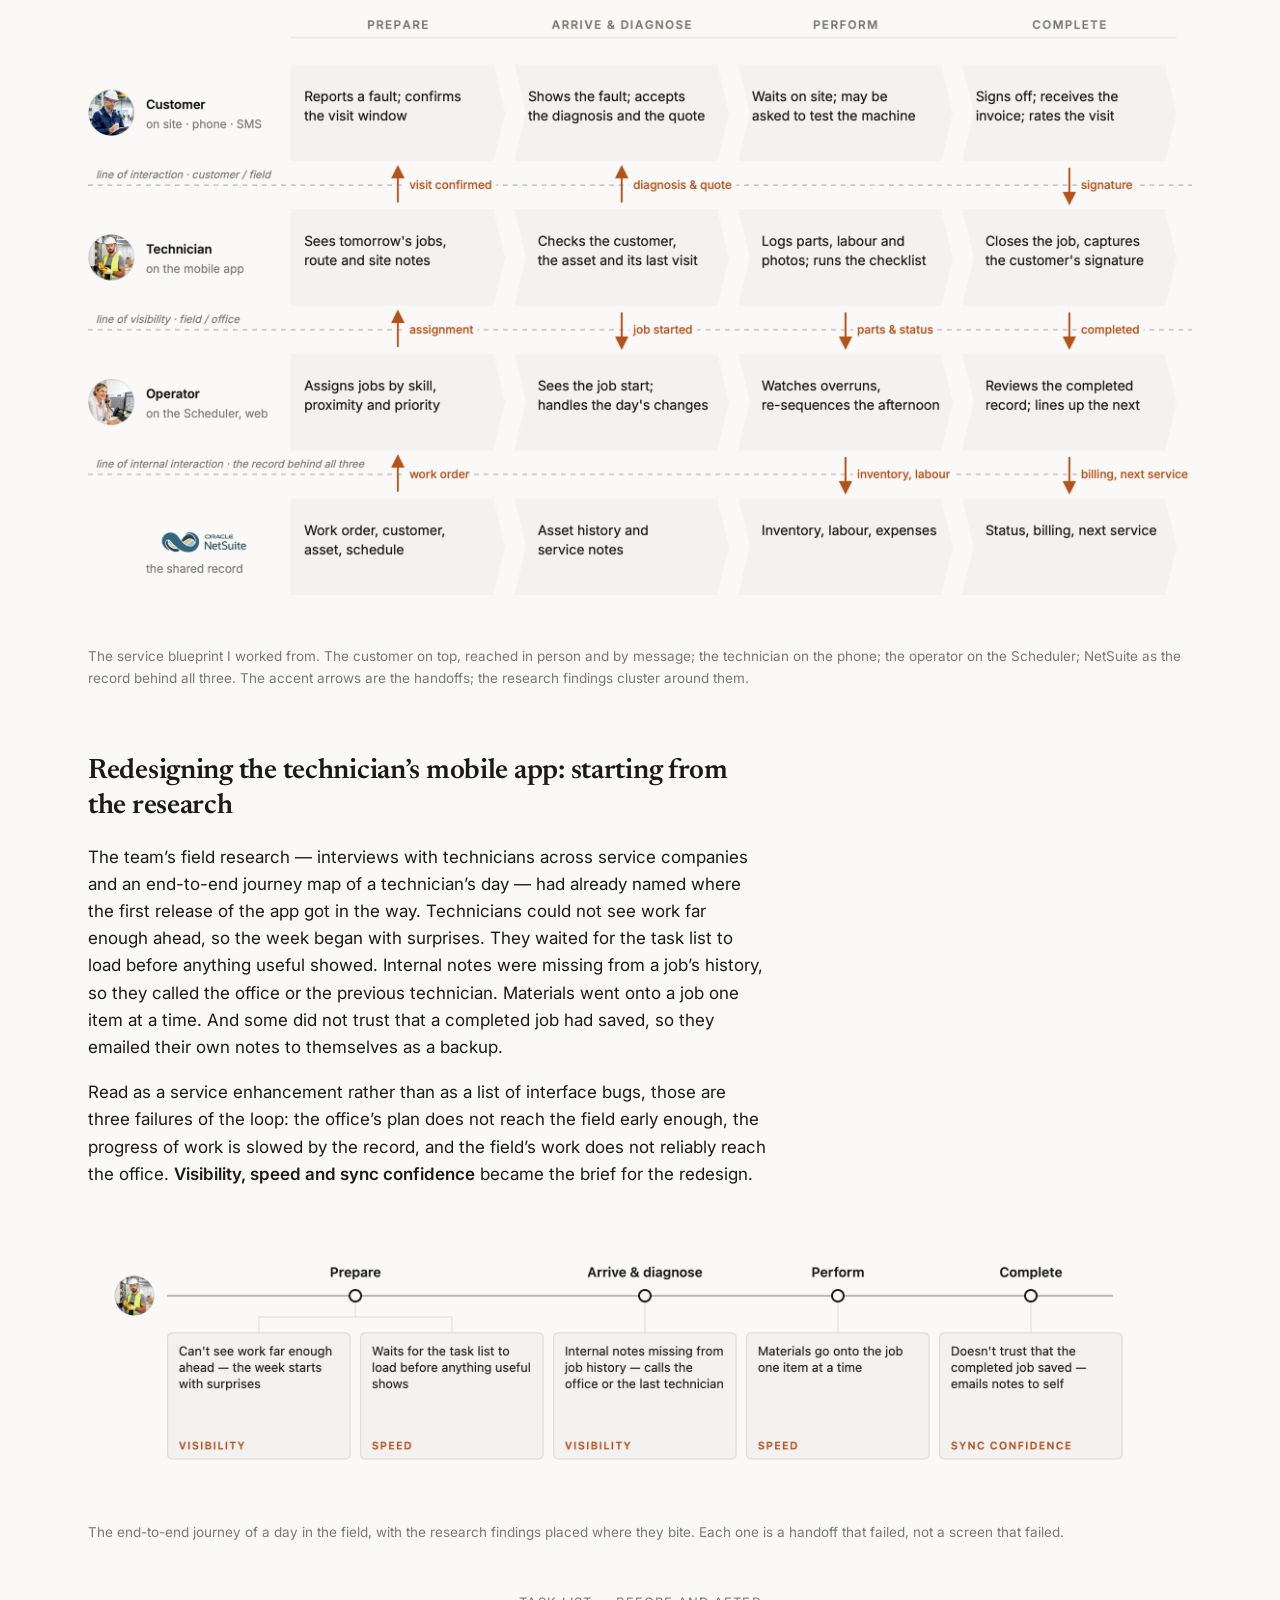
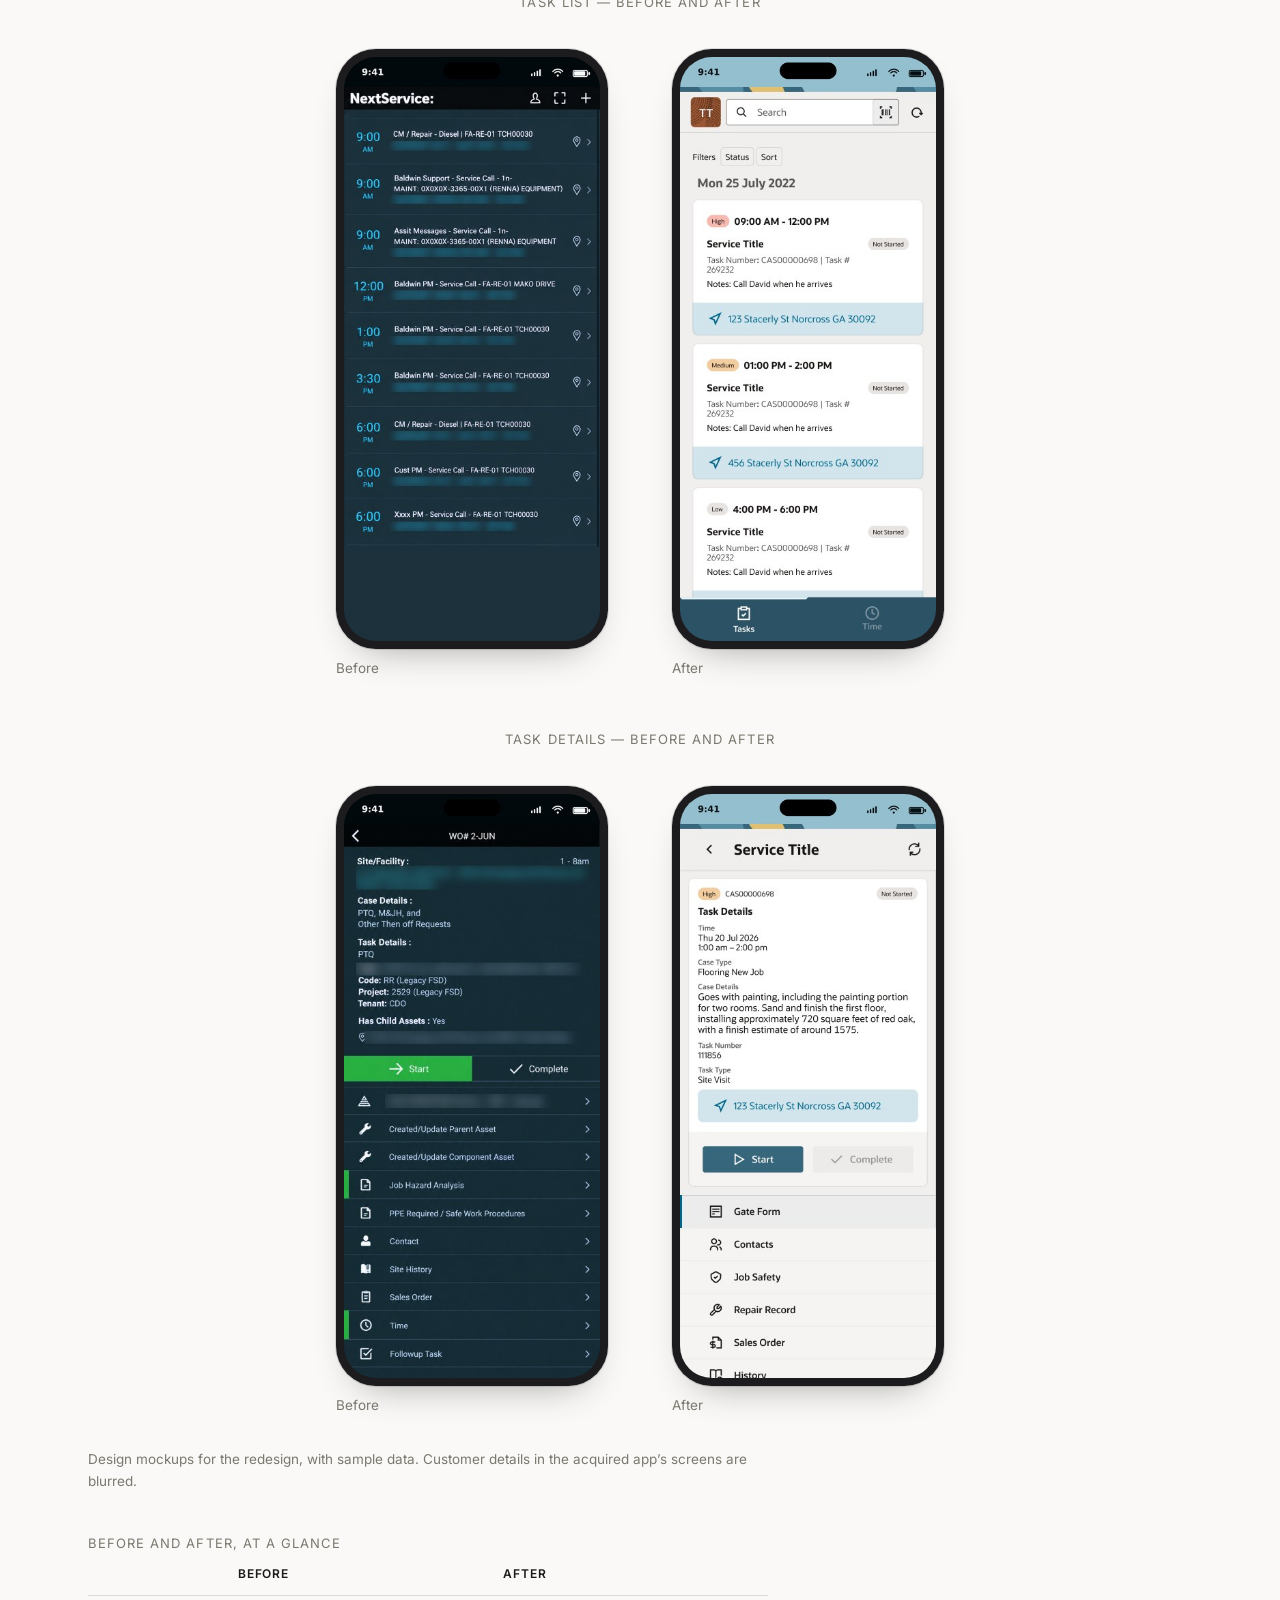
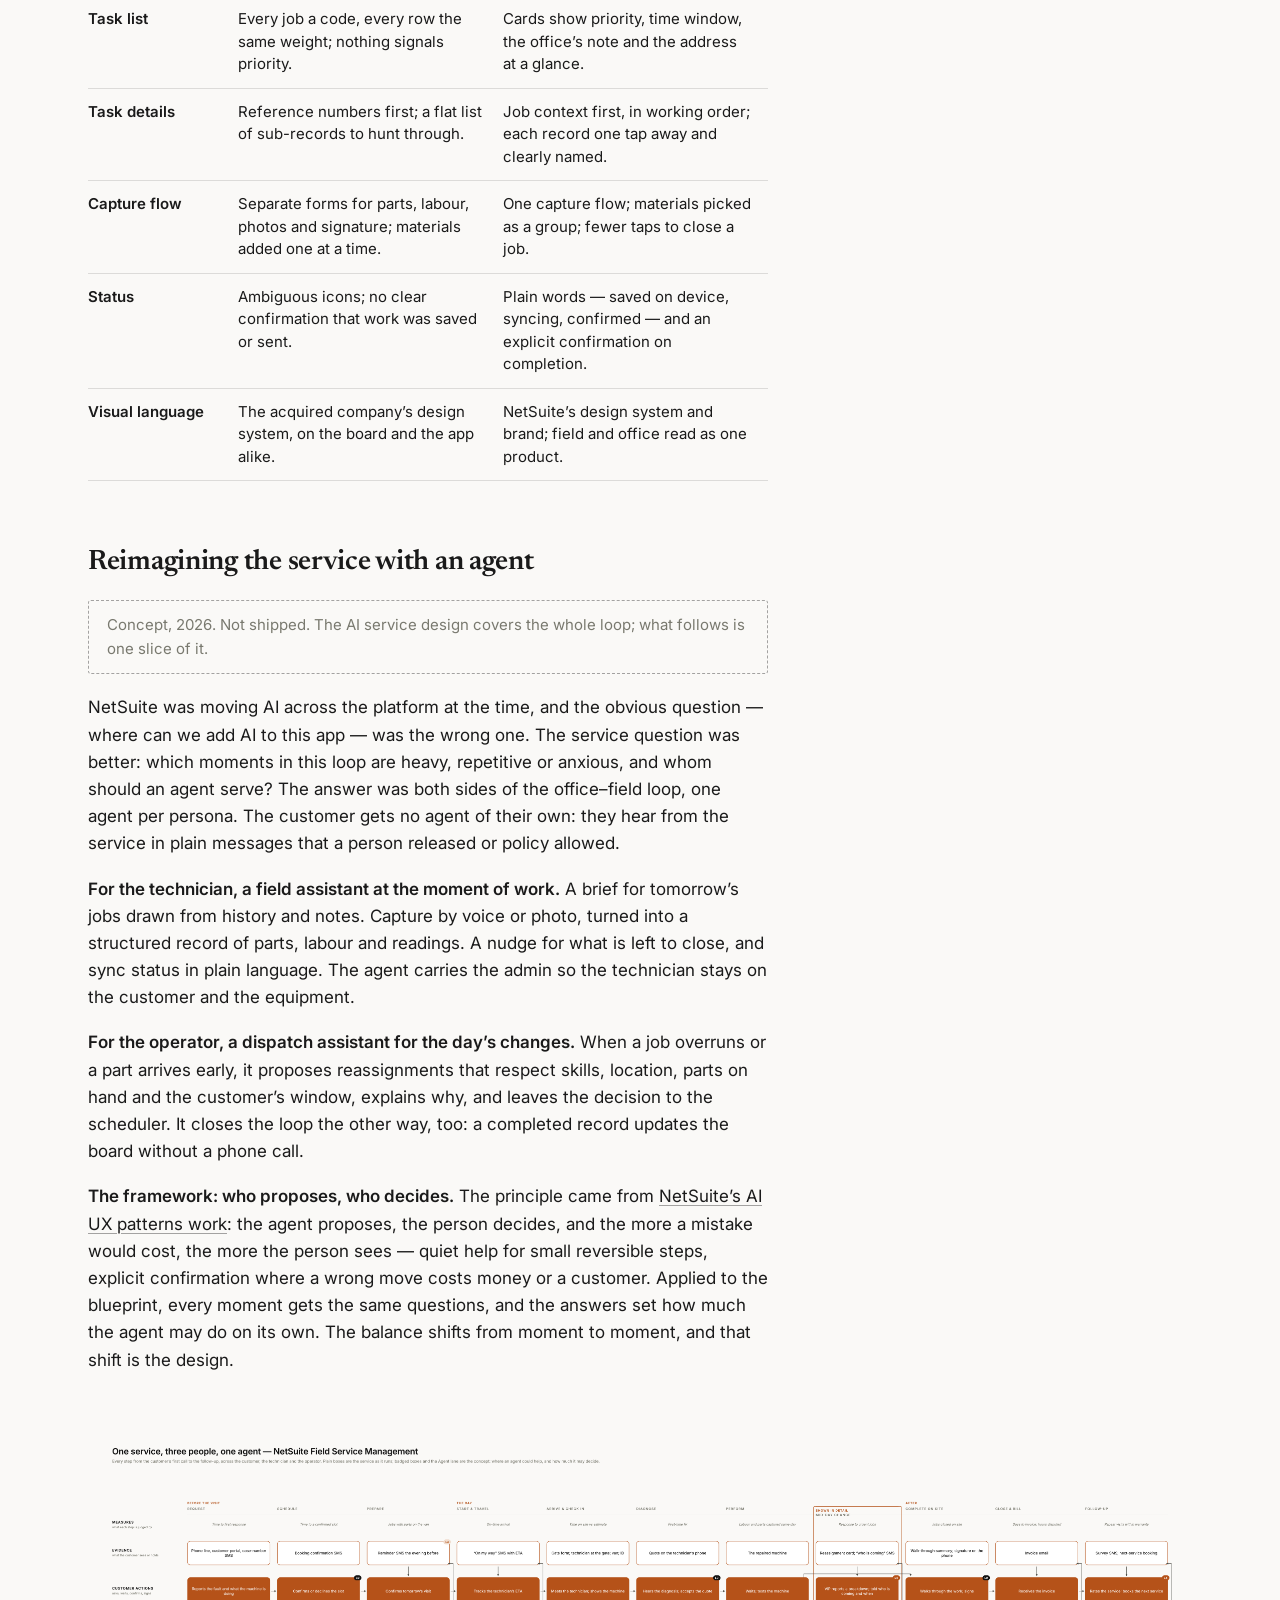
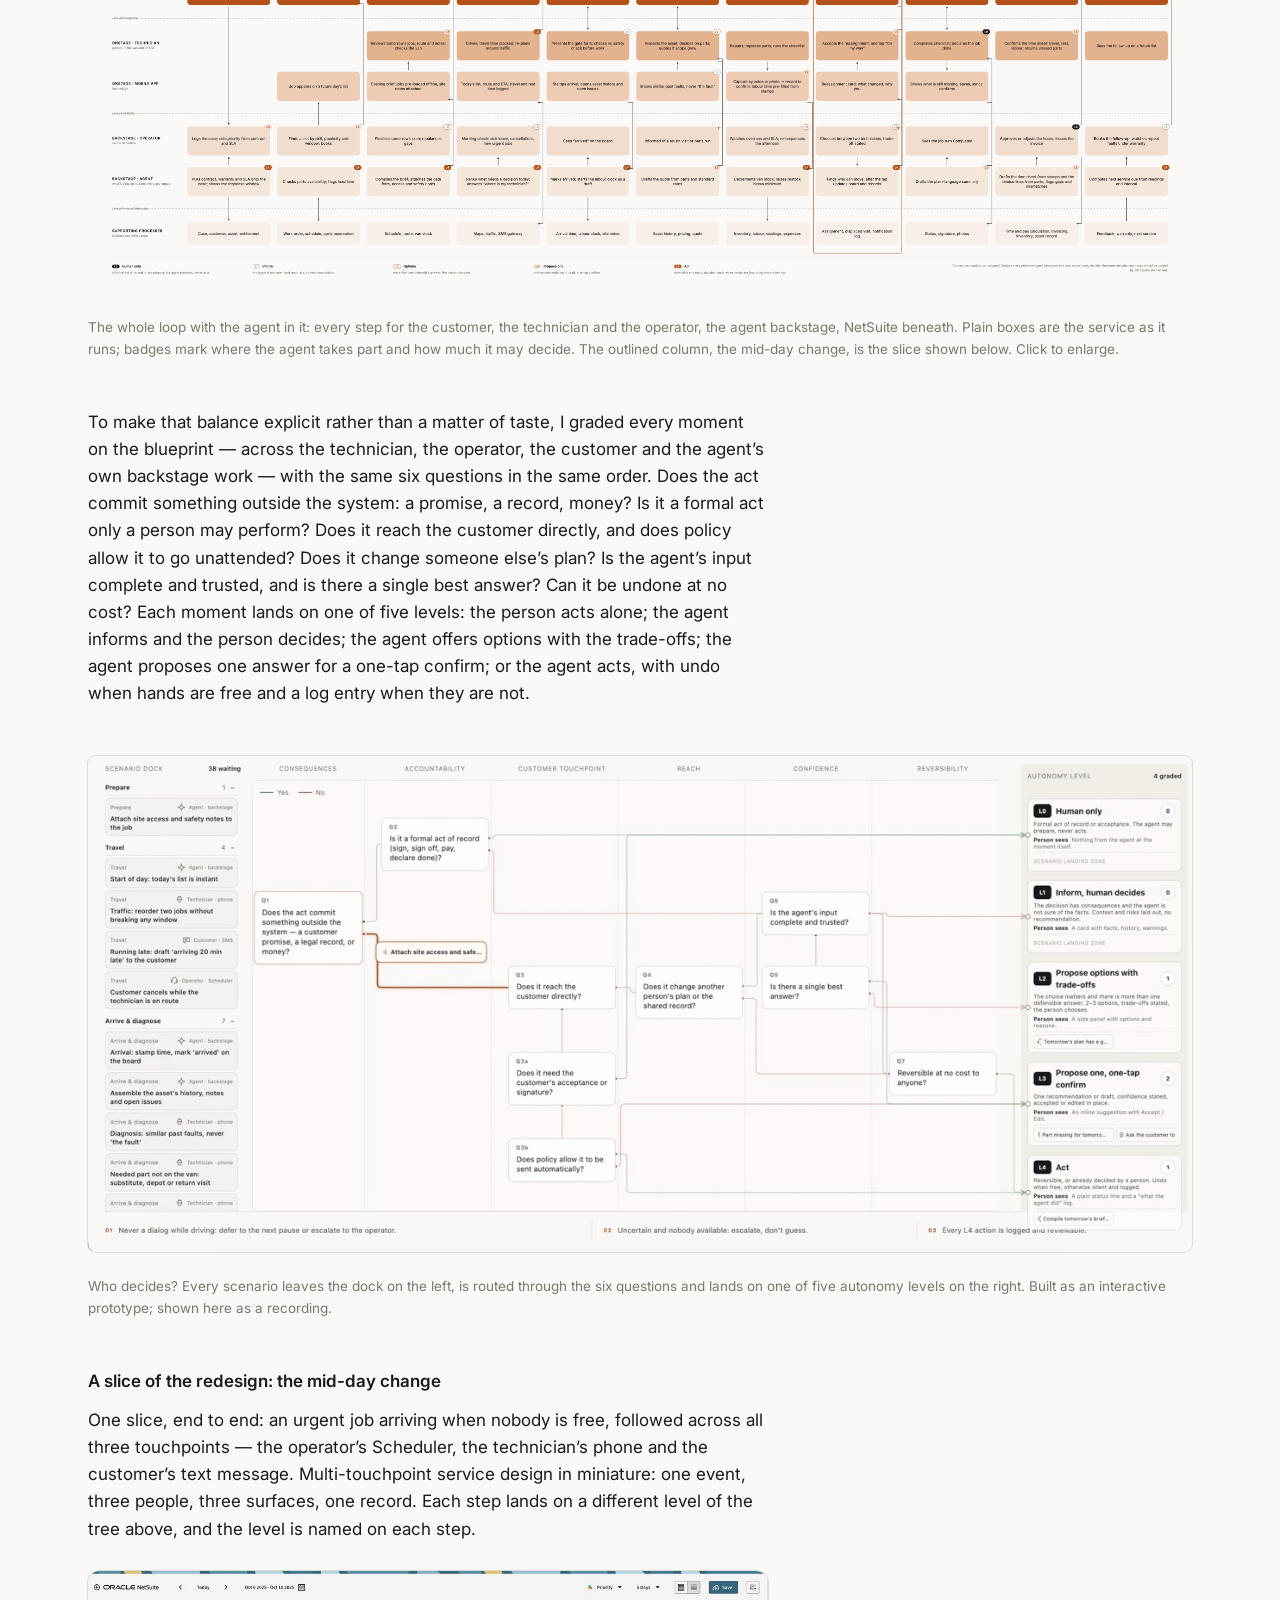
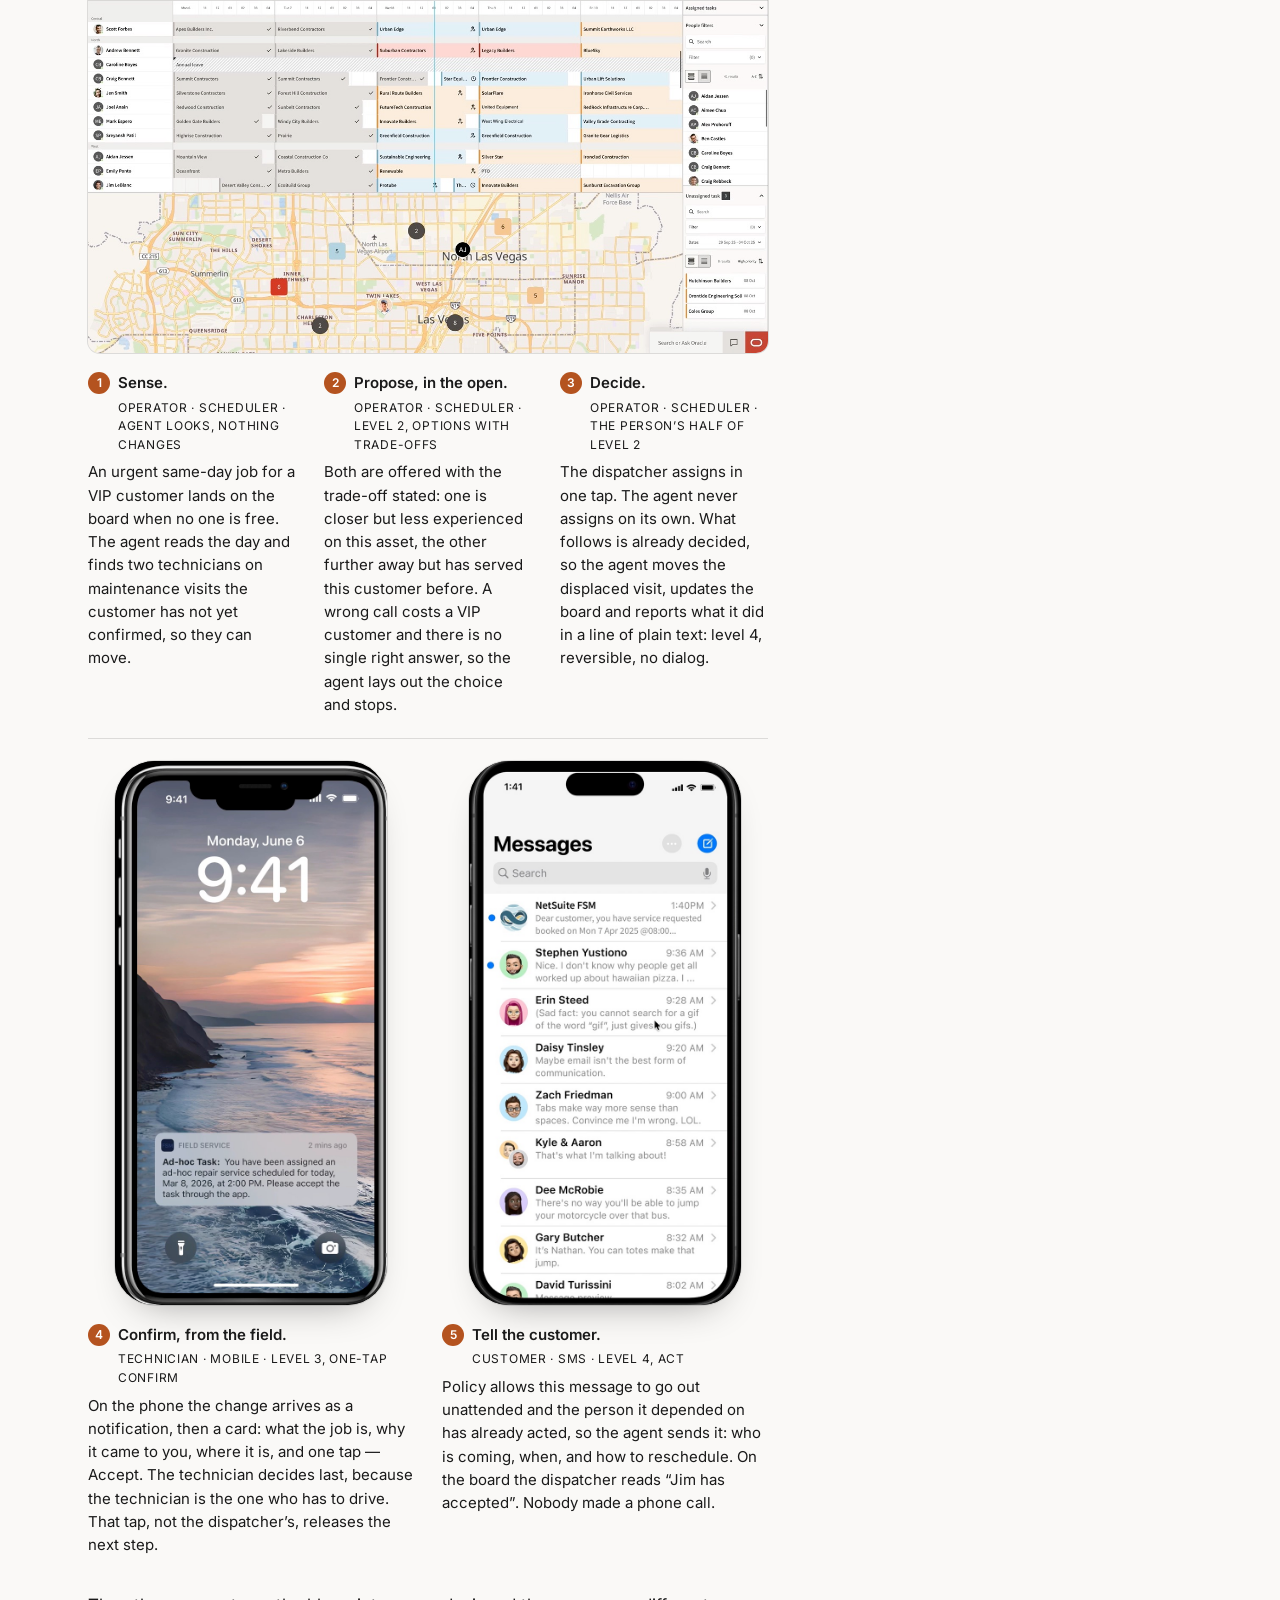
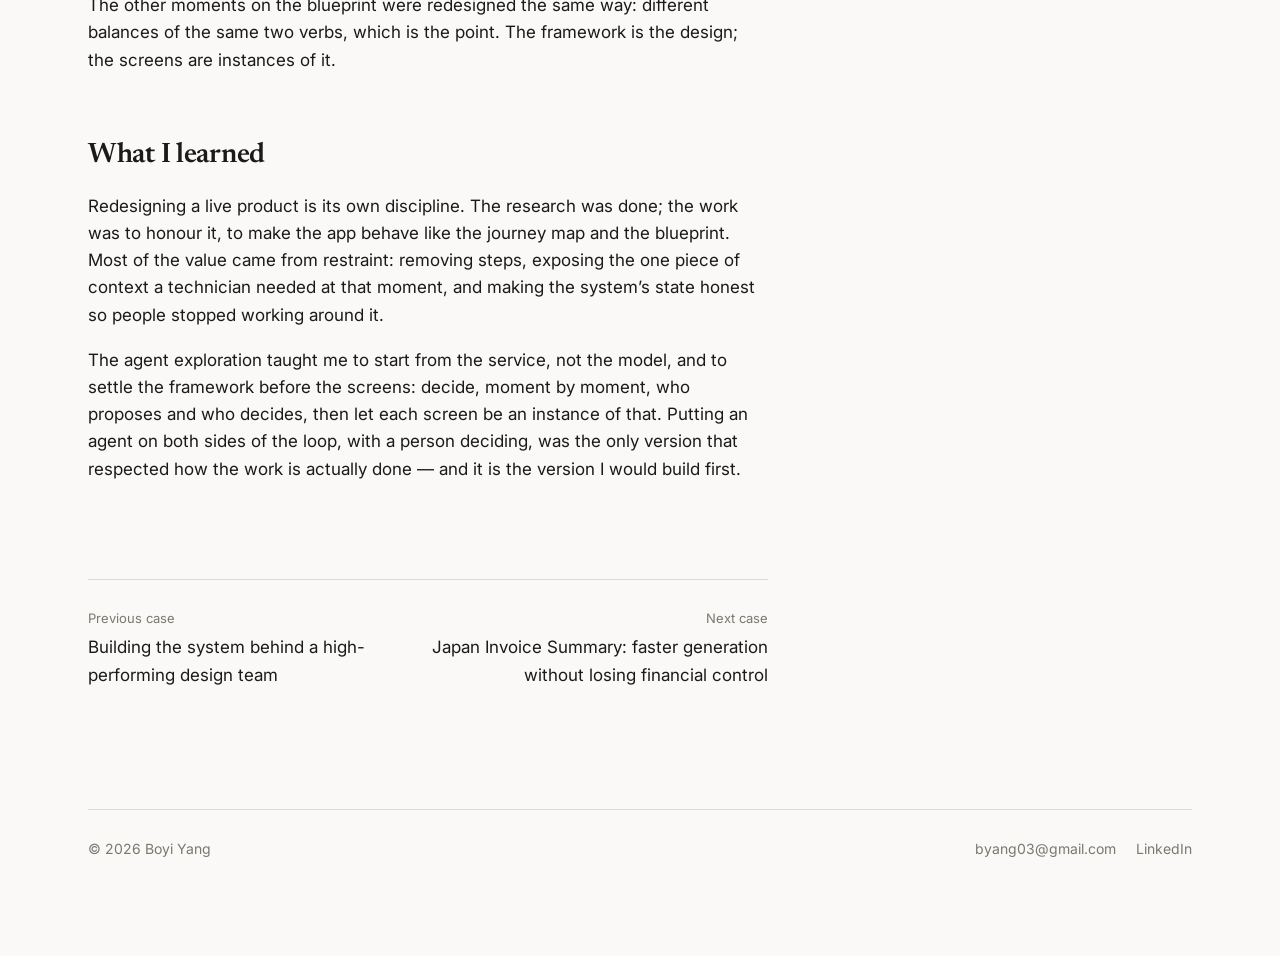
<file: case-fsm.html>
<!DOCTYPE html>
<html lang="en">
<head>
  <meta charset="UTF-8">
  <meta name="viewport" content="width=device-width, initial-scale=1.0">
  <title>Field Service Management: designing both sides of a service loop — Boyi Yang</title>
  <meta name="description" content="Case study: NetSuite Field Service Management — a technician on a mobile app and a scheduler on a web board sharing one job. Service blueprinting and end-to-end journey mapping across technician, scheduler and customer touchpoints; a hands-on redesign of the mobile app around the technician's day on the NetSuite design system; and a concept for an AI agent on both sides of the loop.">
  <link rel="preconnect" href="https://fonts.googleapis.com">
  <link rel="preconnect" href="https://fonts.gstatic.com" crossorigin>
  <link href="https://fonts.googleapis.com/css2?family=Newsreader:ital,opsz,wght@0,6..72,400..700;1,6..72,400..700&family=Inter:wght@400;500;600&display=swap" rel="stylesheet">
  <link rel="stylesheet" href="style.css?v=20261101a">
  <script>
    (function () {
      const saved = localStorage.getItem('theme');
      if (saved) document.documentElement.dataset.theme = saved;
    })();
  </script>
</head>
<body>
  <main>
    <header class="site-header compact">
      <p class="logotype-small"><a href="index.html">Boyi Yang</a></p>
      <nav class="site-nav" aria-label="Site">
        <div class="nav-group">
          <a href="index.html#work">Work</a>
          <a href="about.html">About</a>
          <a href="about.html#contact">Contact</a>
        </div>
      </nav>
    </header>

    <div class="case-head">
      <p class="eyebrow">Product work · Service design</p>
      <h1>Field Service Management: designing both sides of a service&nbsp;loop</h1>
      <p class="sub">A customer reports a fault; a scheduler in the office
      and a technician in the field share the job on one record. I redesigned
      the mobile app around the technician&rsquo;s day, and asked where an AI
      agent belongs among the three.</p>
    </div>

    <div class="tldr">
      <dl>
        <dt>Role</dt>
        <dd>UX Manager, hands-on &mdash; led the mobile redesign with one
        designer</dd>
        <dt>When</dt>
        <dd>2026 · Oracle NetSuite</dd>
        <dt>Context</dt>
        <dd>NetSuite Field Service Management, launched April 2025 on an
        acquired field-service product &mdash; a Scheduler for the office
        and a mobile app for the field</dd>
        <dt>Scope</dt>
        <dd>Service blueprint and end-to-end journey of the technician,
        scheduler and customer; mobile app redesign &mdash; navigation,
        interface, usability, and migration onto the NetSuite design system
        and brand; plus a concept for an AI agent on both sides of the
        service</dd>
        <dt>Methods</dt>
        <dd>Service blueprinting &middot; End-to-end journey mapping &middot;
        Multi-touchpoint service design &middot; Design systems</dd>
      </dl>
    </div>

    <article class="prose">
      <h2>One job, three people, one record</h2>
      <p class="lead">Field service is a service design problem before it is
      a screen design problem. It begins and ends with a customer: a machine
      fails, they report it, they wait, they accept a quote, they sign off the
      work and say how it went. Between the request and the signature, the
      work happens in two places that depend on each other. In the office, an operator assigns jobs on NetSuite&rsquo;s
      Scheduler board &mdash; by skill, proximity, priority and the asset
      being serviced. In the field, a technician works the job on a phone:
      where to go, who the customer is, what the asset&rsquo;s history says,
      which parts went in, what the customer signed. NetSuite is the record
      they share.</p>
      <p>So this was a multi-touchpoint, multi-persona service, not an app
      to redesign. The product came to NetSuite through an acquisition and
      still looked and behaved like the company it came from. Our
      team&rsquo;s remit was the whole service: one NetSuite brand across
      office and field, and a better experience end to end. We worked from
      the outside in &mdash; a blueprint of the whole service, the day of
      each person in it, then the technician&rsquo;s app redesigned around
      that day, the Scheduler restyled, the design system applied to both,
      and, as a concept, an AI agent behind them. The blueprint was not a
      deliverable; it was how we saw the app as one touchpoint among
      three.</p>

      <div class="figure wide diagram paper scroll">
        <img src="media/FSM/service-blueprint-faf9f7@2x.png?v=20261101c" width="2288" height="1300" alt="Service blueprint in four stages — Prepare, Arrive and diagnose, Perform, Complete — with four lanes: the customer on top (reports a fault, accepts the diagnosis and quote, waits on site, signs off and rates the visit), the technician on the mobile app, the operator on the Scheduler, and NetSuite as the shared record. Dashed lines separate the lanes and accent arrows mark the handoffs: visit confirmed, diagnosis and quote, signature between customer and technician; assignment, job started, parts and status, completed between technician and operator; work order, inventory and labour, billing and next service into the record.">
        <p class="figcap">The service blueprint I worked from. The customer
        on top, reached in person and by message; the technician on the
        phone; the operator on the Scheduler; NetSuite as the record behind
        all three. The accent arrows are the handoffs; the research findings
        cluster around them.</p>
      </div>

      <h2>Redesigning the technician&rsquo;s mobile app: starting from the research</h2>
      <p>The team&rsquo;s field research &mdash; interviews with technicians
      across service companies and an end-to-end journey map of a
      technician&rsquo;s day &mdash;
      had already named where the first release of the app got in the way.
      Technicians could not see work far enough ahead, so the week began
      with surprises. They waited for the task list to load before anything
      useful showed. Internal notes were missing from a job&rsquo;s history,
      so they called the office or the previous technician. Materials went
      onto a job one item at a time. And some did not trust that a
      completed job had saved, so they emailed their own notes to
      themselves as a backup.</p>
      <p>Read as a service enhancement rather than as a list of interface bugs, those
      are three failures of the loop: the office&rsquo;s plan does not reach
      the field early enough, the progress of work is slowed by the record,
      and the field&rsquo;s work does not reliably reach the office.
      <strong>Visibility, speed and sync confidence</strong> became the brief for the
      redesign.</p>

      <div class="figure wide diagram paper scroll">
        <img src="media/FSM/technician-journey@2x.png" width="2288" height="544" alt="A technician's day in four stages — Prepare, Arrive and diagnose, Perform, Complete — with the five research findings placed where they bite: can't see work far enough ahead (visibility); waits for the task list to load (speed); internal notes missing from job history (visibility); materials added one item at a time (speed); doesn't trust that the completed job saved (sync confidence).">
        <p class="figcap">The end-to-end journey of a day in the field, with
        the research findings placed where they bite. Each one is a handoff that failed, not a
        screen that failed.</p>
      </div>

      <div class="screens pairs phones">
        <p class="step-label">Task list &mdash; before and after</p>
        <figure><div class="phone"><img src="media/FSM/fsm-list-before.jpg" width="375" height="856" alt="Before: the acquired app's task list — a dark screen of dense rows, each a long job code with the customer line beneath it, times down the left, no priority or status visible." loading="lazy"></div><figcaption>Before</figcaption></figure>
        <figure><div class="phone"><img src="media/FSM/fsm-list-after.jpg" width="375" height="856" alt="After: the redesigned task list in NetSuite's design system — jobs grouped by day as cards, each with a priority chip, time window, title, task number, a note from the office and a tappable address, with search, filters and a sync control above." loading="lazy"></div><figcaption>After</figcaption></figure>
        <p class="step-label">Task details &mdash; before and after</p>
        <figure><div class="phone"><img src="media/FSM/fsm-details-before.jpg" width="375" height="856" alt="Before: the acquired app's task screen — a dark page of labelled fields and reference numbers, Start and Complete buttons in the middle, then a long undifferentiated list of sub-records." loading="lazy"></div><figcaption>Before</figcaption></figure>
        <figure><div class="phone"><img src="media/FSM/fsm-details-after.jpg" width="375" height="856" alt="After: the redesigned task details — priority and status at the top, time, case type, the case details in plain text, task number and type, a tappable address, Start and Complete actions, then the sub-records as a scannable list with icons: gate form, contacts, job safety, repair record, sales order, history, time, job status, vendor bills, remaining balance, job-site checklist." loading="lazy"></div><figcaption>After</figcaption></figure>
      </div>
      <p class="figcap">Design mockups for the redesign, with sample data. Customer details in the acquired app&rsquo;s screens are blurred.</p>

      <div class="compare">
        <p class="step-label">Before and after, at a glance</p>
        <table>
          <thead>
            <tr><th scope="col"></th><th scope="col">Before</th><th scope="col">After</th></tr>
          </thead>
          <tbody>
            <tr><th scope="row">Task list</th><td>Every job a code, every row the same weight; nothing signals priority.</td><td>Cards show priority, time window, the office&rsquo;s note and the address at a glance.</td></tr>
            <tr><th scope="row">Task details</th><td>Reference numbers first; a flat list of sub-records to hunt through.</td><td>Job context first, in working order; each record one tap away and clearly named.</td></tr>
            <tr><th scope="row">Capture flow</th><td>Separate forms for parts, labour, photos and signature; materials added one at a time.</td><td>One capture flow; materials picked as a group; fewer taps to close a job.</td></tr>
            <tr><th scope="row">Status</th><td>Ambiguous icons; no clear confirmation that work was saved or sent.</td><td>Plain words &mdash; saved on device, syncing, confirmed &mdash; and an explicit confirmation on completion.</td></tr>
            <tr><th scope="row">Visual language</th><td>The acquired company&rsquo;s design system, on the board and the app alike.</td><td>NetSuite&rsquo;s design system and brand; field and office read as one product.</td></tr>
          </tbody>
        </table>
      </div>


      <h2>Reimagining the service with an agent</h2>
      <p class="note">Concept, 2026. Not shipped. The AI service design
      covers the whole loop; what follows is one slice of it.</p>
      <p>NetSuite was moving AI across the platform at the time, and the
      obvious question &mdash; where can we add AI to this app &mdash; was
      the wrong one. The service question was better: which moments in this
      loop are heavy, repetitive or anxious, and whom should an agent serve?
      The answer was both sides of the office&ndash;field loop, one agent per
      persona. The customer gets no agent of their own: they hear from the
      service in plain messages that a person released or policy
      allowed.</p>
      <p><strong>For the technician, a field assistant at the moment of
      work.</strong> A brief for tomorrow&rsquo;s jobs drawn from history and
      notes. Capture by voice or photo, turned into a structured record of
      parts, labour and readings. A nudge for what is left to close, and
      sync status in plain language. The agent carries the admin so the
      technician stays on the customer and the equipment.</p>
      <p><strong>For the operator, a dispatch assistant for the day&rsquo;s
      changes.</strong> When a job overruns or a part arrives early, it
      proposes reassignments that respect skills, location, parts on hand
      and the customer&rsquo;s window, explains why, and leaves the decision
      to the scheduler. It closes the loop the other way, too: a completed
      record updates the board without a phone call.</p>
      <p><strong>The framework: who proposes, who decides.</strong> The
      principle came from <a href="case-ai.html">NetSuite&rsquo;s AI UX
      patterns work</a>: the agent proposes, the person decides, and the
      more a mistake would cost, the more the person sees &mdash; quiet help
      for small reversible steps, explicit confirmation where a wrong move
      costs money or a customer. Applied to the blueprint, every moment gets
      the same questions, and the answers set how much the agent may do on
      its own. The balance shifts from moment to moment, and that shift is
      the design.</p>

      <div class="figure wide diagram paper scroll">
        <img src="media/FSM/service-blueprint-agent@2x.png?v=20261101b" width="8800" height="3760" alt="End-to-end service blueprint with the agent overlay. Eleven phases from Request to Follow-up, grouped into before the visit, the day, and after. Lanes top to bottom: measures, evidence, customer actions, line of interaction, onstage technician and mobile app, line of visibility, backstage operator and agent, line of internal interaction, supporting processes. One box per step, arrows between boxes across the lines, and L0 to L4 badges on the boxes where the agent takes part. The mid-day change column is outlined." loading="lazy">
        <p class="figcap">The whole loop with the agent in it: every step for
        the customer, the technician and the operator, the agent backstage,
        NetSuite beneath. Plain boxes are the service as it runs; badges
        mark where the agent takes part and how much it may decide. The
        outlined column, the mid-day change, is the slice shown below.
        Click to enlarge.</p>
      </div>

      <p>To make that balance explicit rather than a matter of taste, I
      graded every moment on the blueprint &mdash; across the technician,
      the operator, the customer and the agent&rsquo;s own backstage work
      &mdash; with the same six questions in the same order.
      Does the act commit something outside the system: a promise, a record,
      money? Is it a formal act only a person may perform? Does it reach the
      customer directly, and does policy allow it to go unattended? Does it
      change someone else&rsquo;s plan? Is the agent&rsquo;s input complete
      and trusted, and is there a single best answer? Can it be undone at no
      cost? Each moment lands on one of five levels: the person acts alone;
      the agent informs and the person decides; the agent offers options
      with the trade-offs; the agent proposes one answer for a one-tap
      confirm; or the agent acts, with undo when hands are free and a log
      entry when they are not.</p>

      <div class="figure wide tree">
        <video data-src="media/FSM/autonomy-tree.mp4" poster="media/FSM/autonomy-tree-poster.jpg" width="1280" height="576" loop muted playsinline disablepictureinpicture preload="none" aria-label="Recording of the interactive decision tree. Scenario cards wait in a dock on the left, grouped by stage of the day. One at a time, each card travels through six question columns — consequences, accountability, customer touchpoint, reach, confidence, reversibility — along green yes lines and red no lines, and lands on one of five autonomy-level cards on the right, from human only to act."></video>
        <p class="figcap">Who decides? Every scenario leaves the dock on the
        left, is routed through the six questions and lands on one of five
        autonomy levels on the right. Built as an interactive prototype;
        shown here as a recording.</p>
      </div>

      <h3>A slice of the redesign: the mid-day change</h3>
      <p>One slice, end to end: an urgent job arriving when nobody is
      free, followed across all three touchpoints &mdash; the
      operator&rsquo;s Scheduler, the technician&rsquo;s phone and the
      customer&rsquo;s text message. Multi-touchpoint service design in
      miniature: one event, three people, three surfaces, one record. Each
      step lands on a different level of the tree above, and the level is
      named on each step.</p>
      <div class="stages-gallery">
        <figure class="stage stage-wide" id="stage-scheduler">
          <video data-src="media/FSM/concept-scheduler-1-3.mp4" poster="media/FSM/concept-scheduler-1-3-poster.jpg" width="1280" height="720" loop muted playsinline disablepictureinpicture preload="none" aria-label="Scheduler prototype, steps one to three. The dispatcher's board and map fill the screen; the agent's panel opens on the right with an urgent same-day request from a VIP customer. The agent reports that no technician is free but two are on maintenance jobs the customer has not confirmed, lays both out as options with pros and cons, and the dispatcher taps Assign on one. The panel confirms the reassignment and later reports that the technician has accepted and is on the way."></video>
          <figcaption>
            <div class="stage-steps">
              <div class="stage-step" id="stage-sense">
                <span class="stage-num">1</span><strong>Sense.</strong>
                <span class="stage-side">Operator &middot; Scheduler &middot; agent looks, nothing changes</span>
                An urgent same-day job for a VIP customer lands on the board
                when no one is free. The agent reads the day and finds two
                technicians on maintenance visits the customer has not yet
                confirmed, so they can move.
              </div>
              <div class="stage-step" id="stage-propose">
                <span class="stage-num">2</span><strong>Propose, in the open.</strong>
                <span class="stage-side">Operator &middot; Scheduler &middot; level 2, options with trade-offs</span>
                Both are offered with the trade-off stated: one is closer but
                less experienced on this asset, the other further away but
                has served this customer before. A wrong call costs a VIP
                customer and there is no single right answer, so the agent
                lays out the choice and stops.
              </div>
              <div class="stage-step" id="stage-decide">
                <span class="stage-num">3</span><strong>Decide.</strong>
                <span class="stage-side">Operator &middot; Scheduler &middot; the person&rsquo;s half of level 2</span>
                The dispatcher assigns in one tap. The agent never assigns on
                its own. What follows is already decided, so the agent moves
                the displaced visit, updates the board and reports what it did
                in a line of plain text: level 4, reversible, no dialog.
              </div>
            </div>
          </figcaption>
        </figure>
        <figure class="stage stage-phones" id="stage-field">
          <div class="phone-pair">
            <div class="phone-video"><video data-src="media/FSM/concept-technician-4.mp4" poster="media/FSM/concept-technician-4-poster.jpg" width="640" height="1280" loop muted playsinline disablepictureinpicture preload="none" aria-label="Technician's phone, step four. A lock-screen notification from Field Service says an ad-hoc repair has been assigned for 2 pm and asks the technician to accept it in the app. The app opens on an Awaiting acceptance card: priority, case number, the repair for the VIP customer, time window, case details, asset and a tappable address, with Accept and Decline buttons. The technician taps Accept."></video></div>
            <div class="phone-video"><video data-src="media/FSM/concept-customer-5.mp4" poster="media/FSM/concept-customer-5-poster.jpg" width="628" height="1280" loop muted playsinline disablepictureinpicture preload="none" aria-label="Customer's phone, step five. A new text message from the service company opens: a repair service is booked for 2 pm today, the technician Jim LeBlanc is on the way and should arrive in about fifty minutes, with a number to call to reschedule."></video></div>
          </div>
          <figcaption>
            <div class="stage-steps two">
              <div class="stage-step" id="stage-confirm">
                <span class="stage-num">4</span><strong>Confirm, from the field.</strong>
                <span class="stage-side">Technician &middot; mobile &middot; level 3, one-tap confirm</span>
                On the phone the change arrives as a notification, then a
                card: what the job is, why it came to you, where it is, and
                one tap &mdash; Accept. The technician decides last, because
                the technician is the one who has to drive. That tap, not the
                dispatcher&rsquo;s, releases the next step.
              </div>
              <div class="stage-step" id="stage-customer">
                <span class="stage-num">5</span><strong>Tell the customer.</strong>
                <span class="stage-side">Customer &middot; SMS &middot; level 4, act</span>
                Policy allows this message to go out unattended and the person
                it depended on has already acted, so the agent sends it: who
                is coming, when, and how to reschedule. On the board the
                dispatcher reads &ldquo;Jim has accepted&rdquo;. Nobody made
                a phone call.
              </div>
            </div>
          </figcaption>
        </figure>
      </div>
      <p>The other moments on the blueprint were redesigned the same way:
      different balances of the same two verbs, which is the point. The
      framework is the design; the screens are instances of it.</p>

      <h2>What I learned</h2>
      <p>Redesigning a live product is its own discipline. The research was
      done; the work was to honour it, to make the app behave like the
      journey map and the blueprint. Most of the value came from restraint:
      removing steps, exposing the one piece of context a technician needed
      at that moment, and making the system&rsquo;s state honest so people
      stopped working around it.</p>
      <p>The agent exploration taught me to start from the service, not the
      model, and to settle the framework before the screens: decide, moment
      by moment, who proposes and who decides, then let each screen be an
      instance of that. Putting an agent on both sides of the loop, with a
      person deciding, was the only version that respected how the work is
      actually done &mdash; and it is the version I would build first.</p>
    </article>

    <nav class="case-nav" aria-label="Case studies">
      <a href="case-team.html"><span class="dir">Previous case</span>Building the system behind a high-performing design team</a>
      <a class="next" href="case-japan.html"><span class="dir">Next case</span>Japan Invoice Summary: faster generation without losing financial control</a>
    </nav>

    <footer class="site-footer">
      <p>© <span id="year"></span> Boyi Yang</p>
      <div class="foot-links">
        <a href="mailto:byang03@gmail.com">byang03@gmail.com</a>
        <a href="https://www.linkedin.com/in/yangboyi/" target="_blank" rel="noopener">LinkedIn</a>
      </div>
    </footer>
  </main>

  <button class="theme-toggle" aria-label="Toggle dark mode" title="Toggle theme"></button>
  <script src="script.js?v=20261101a"></script>
</body>
</html>
</file>
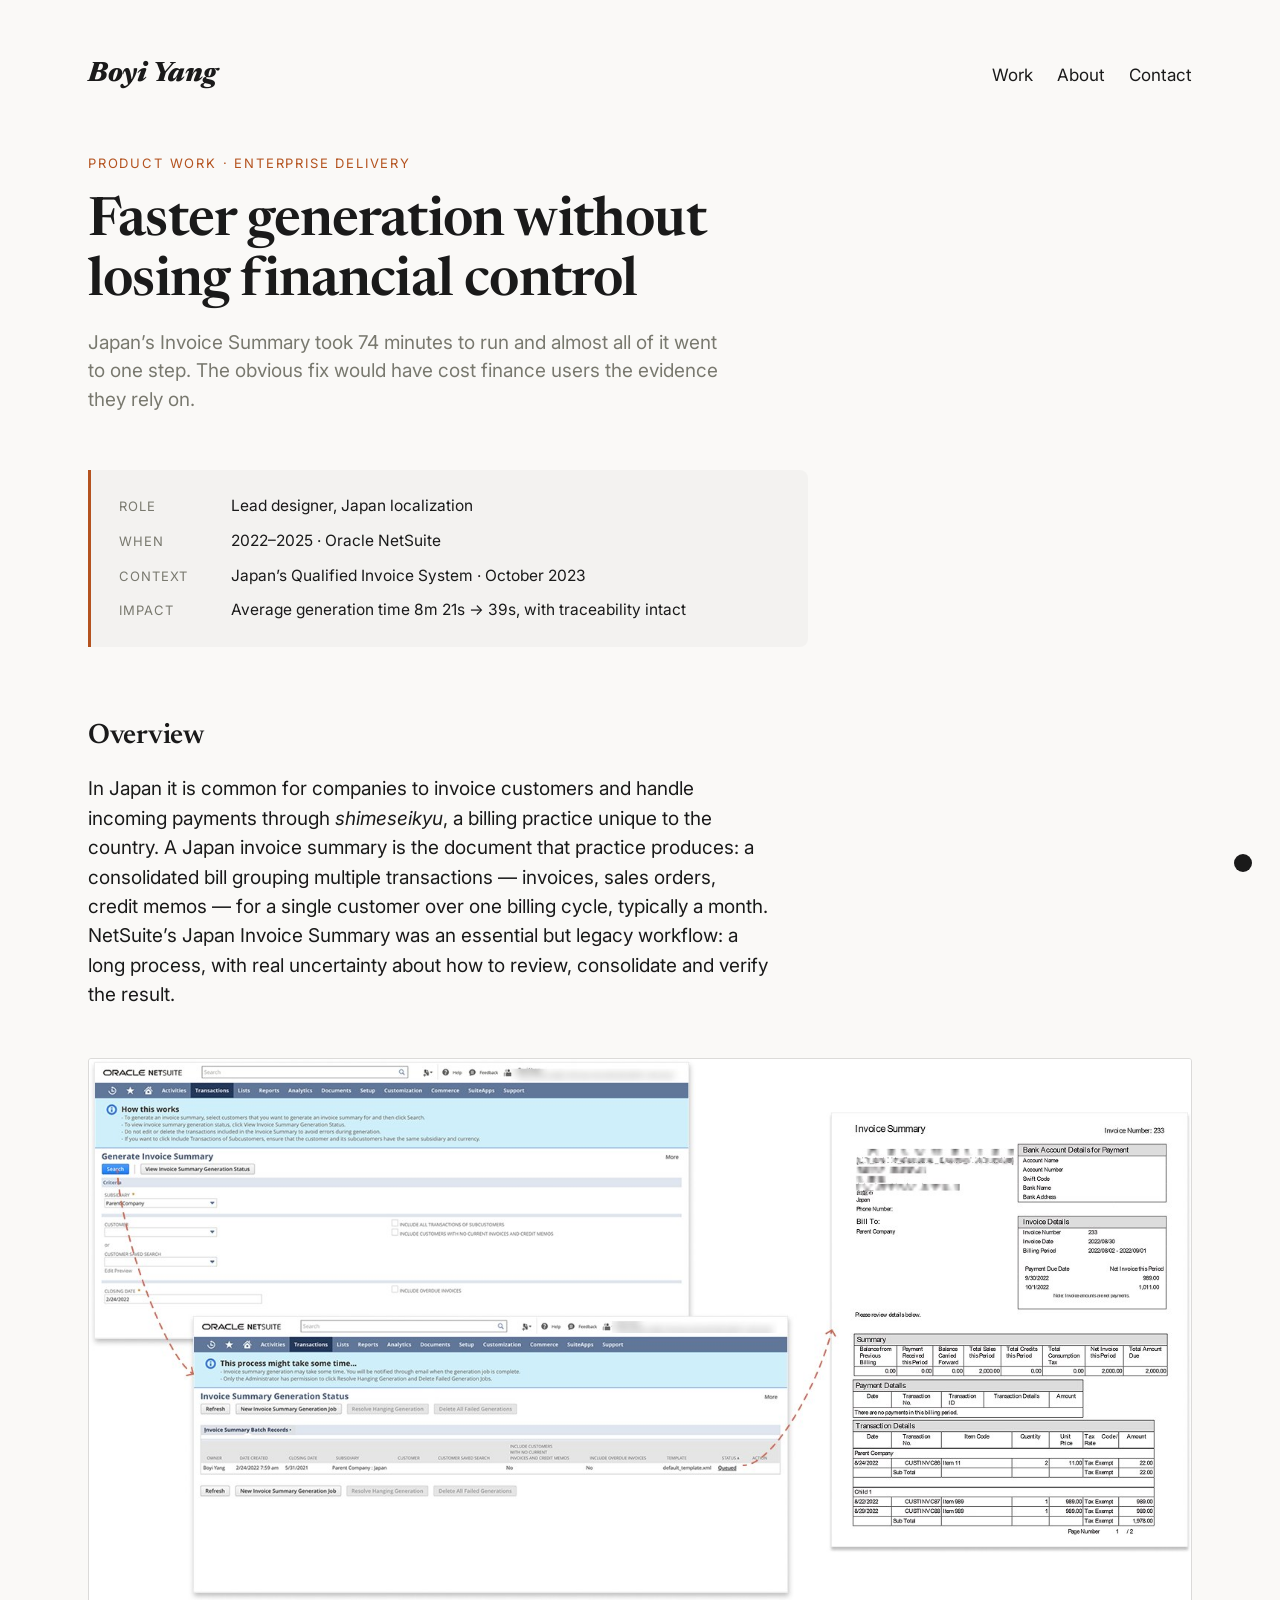
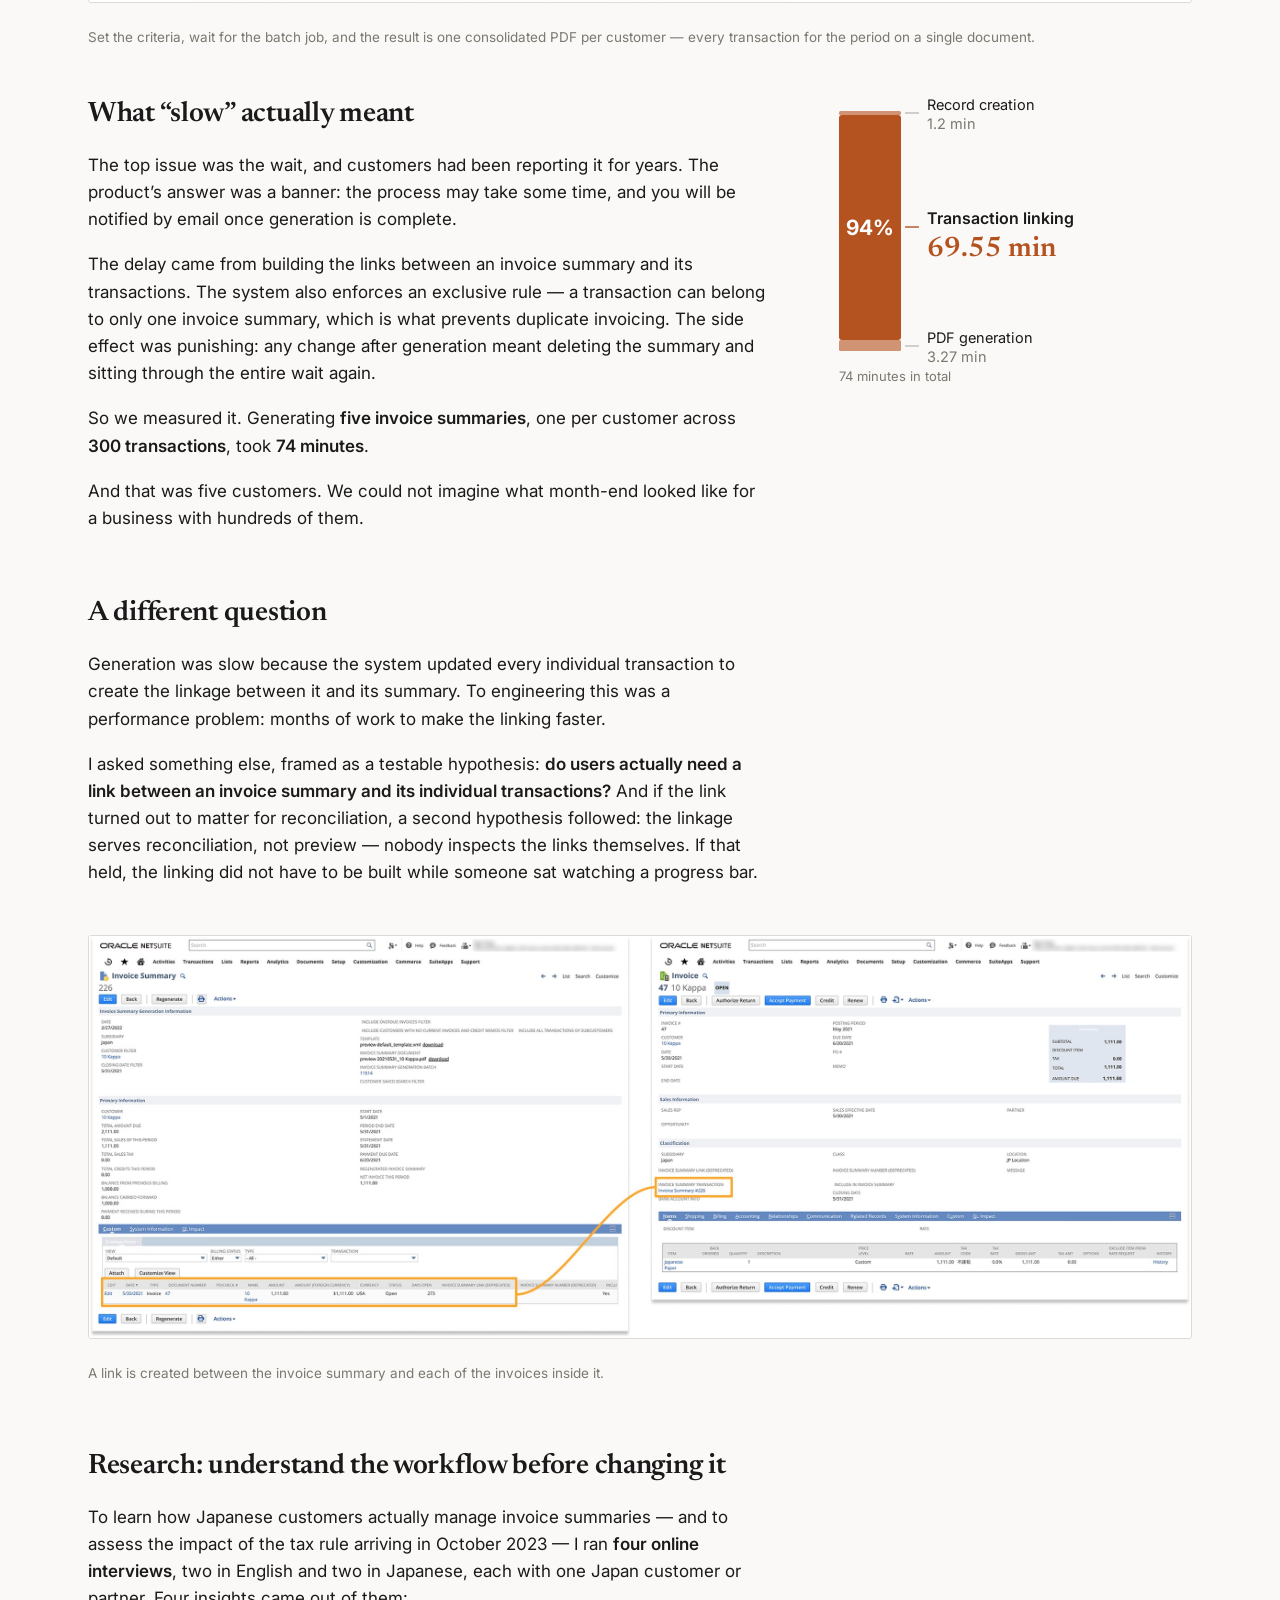
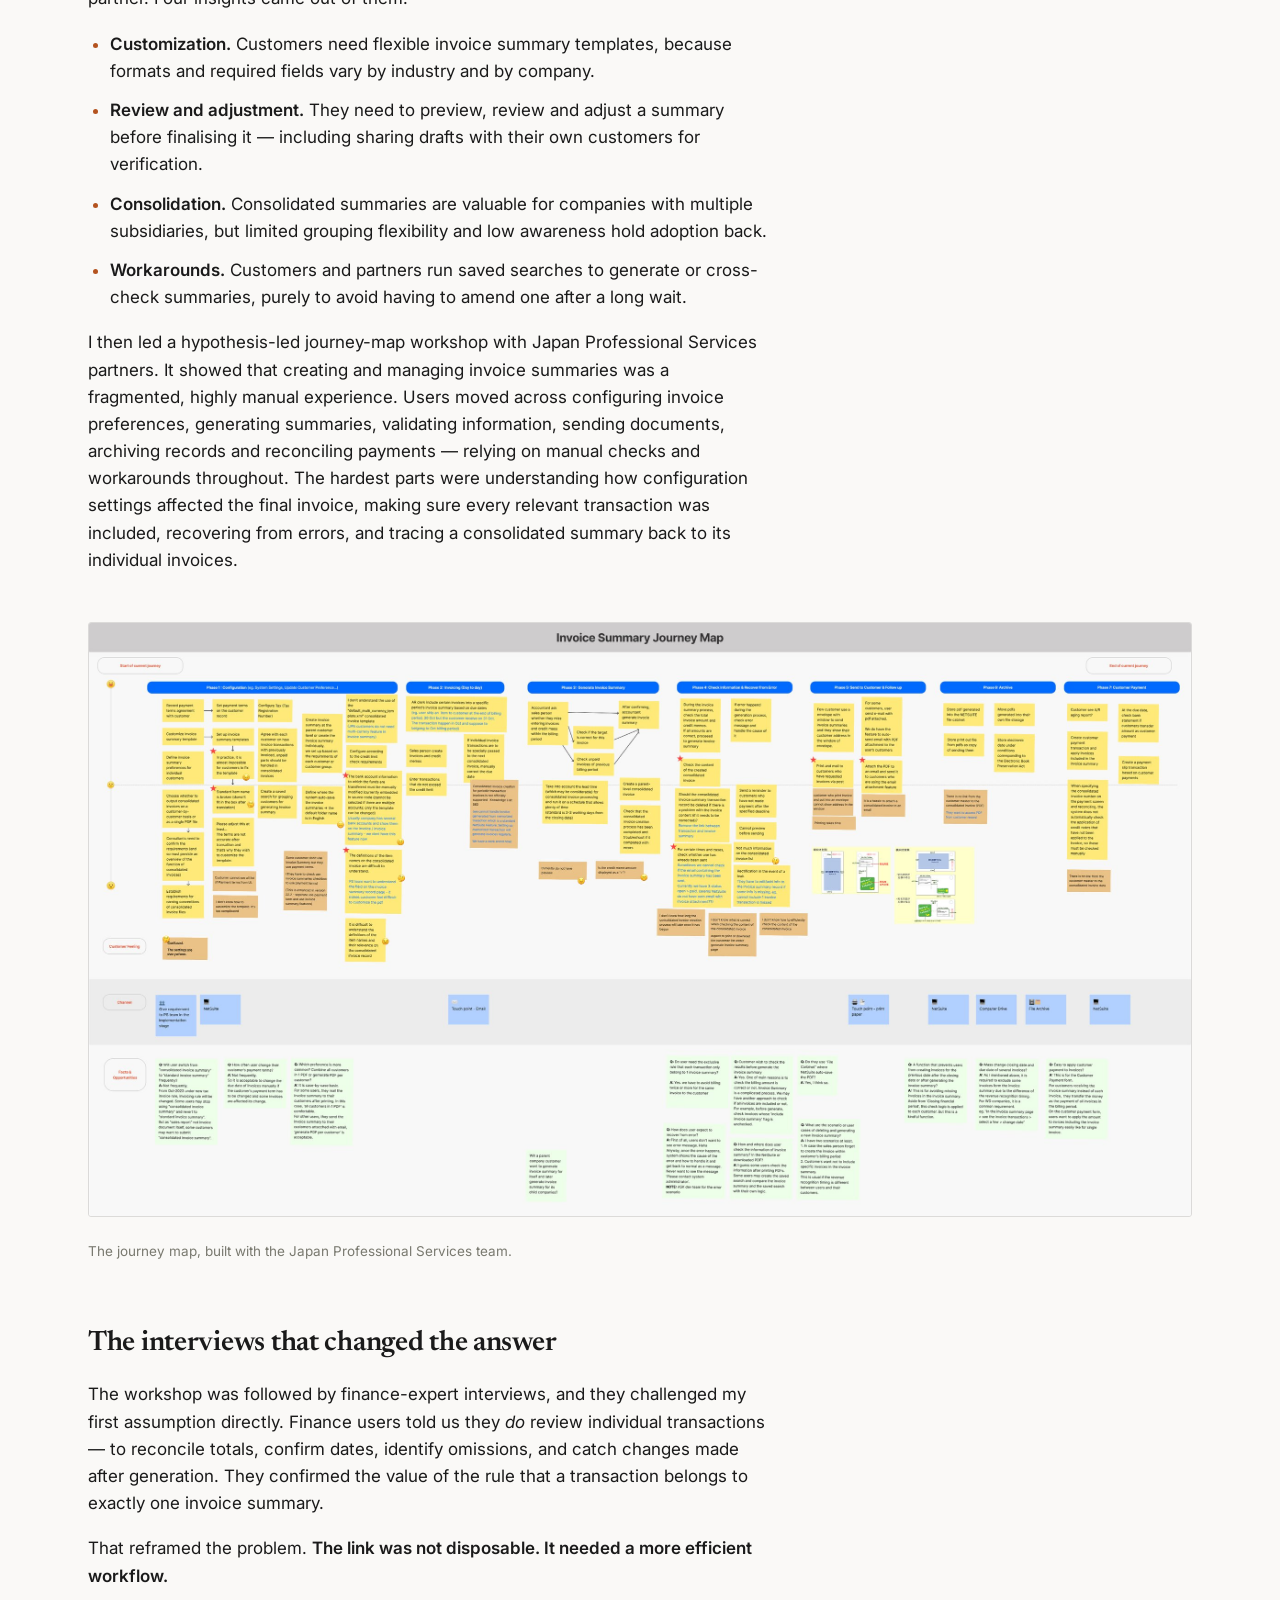
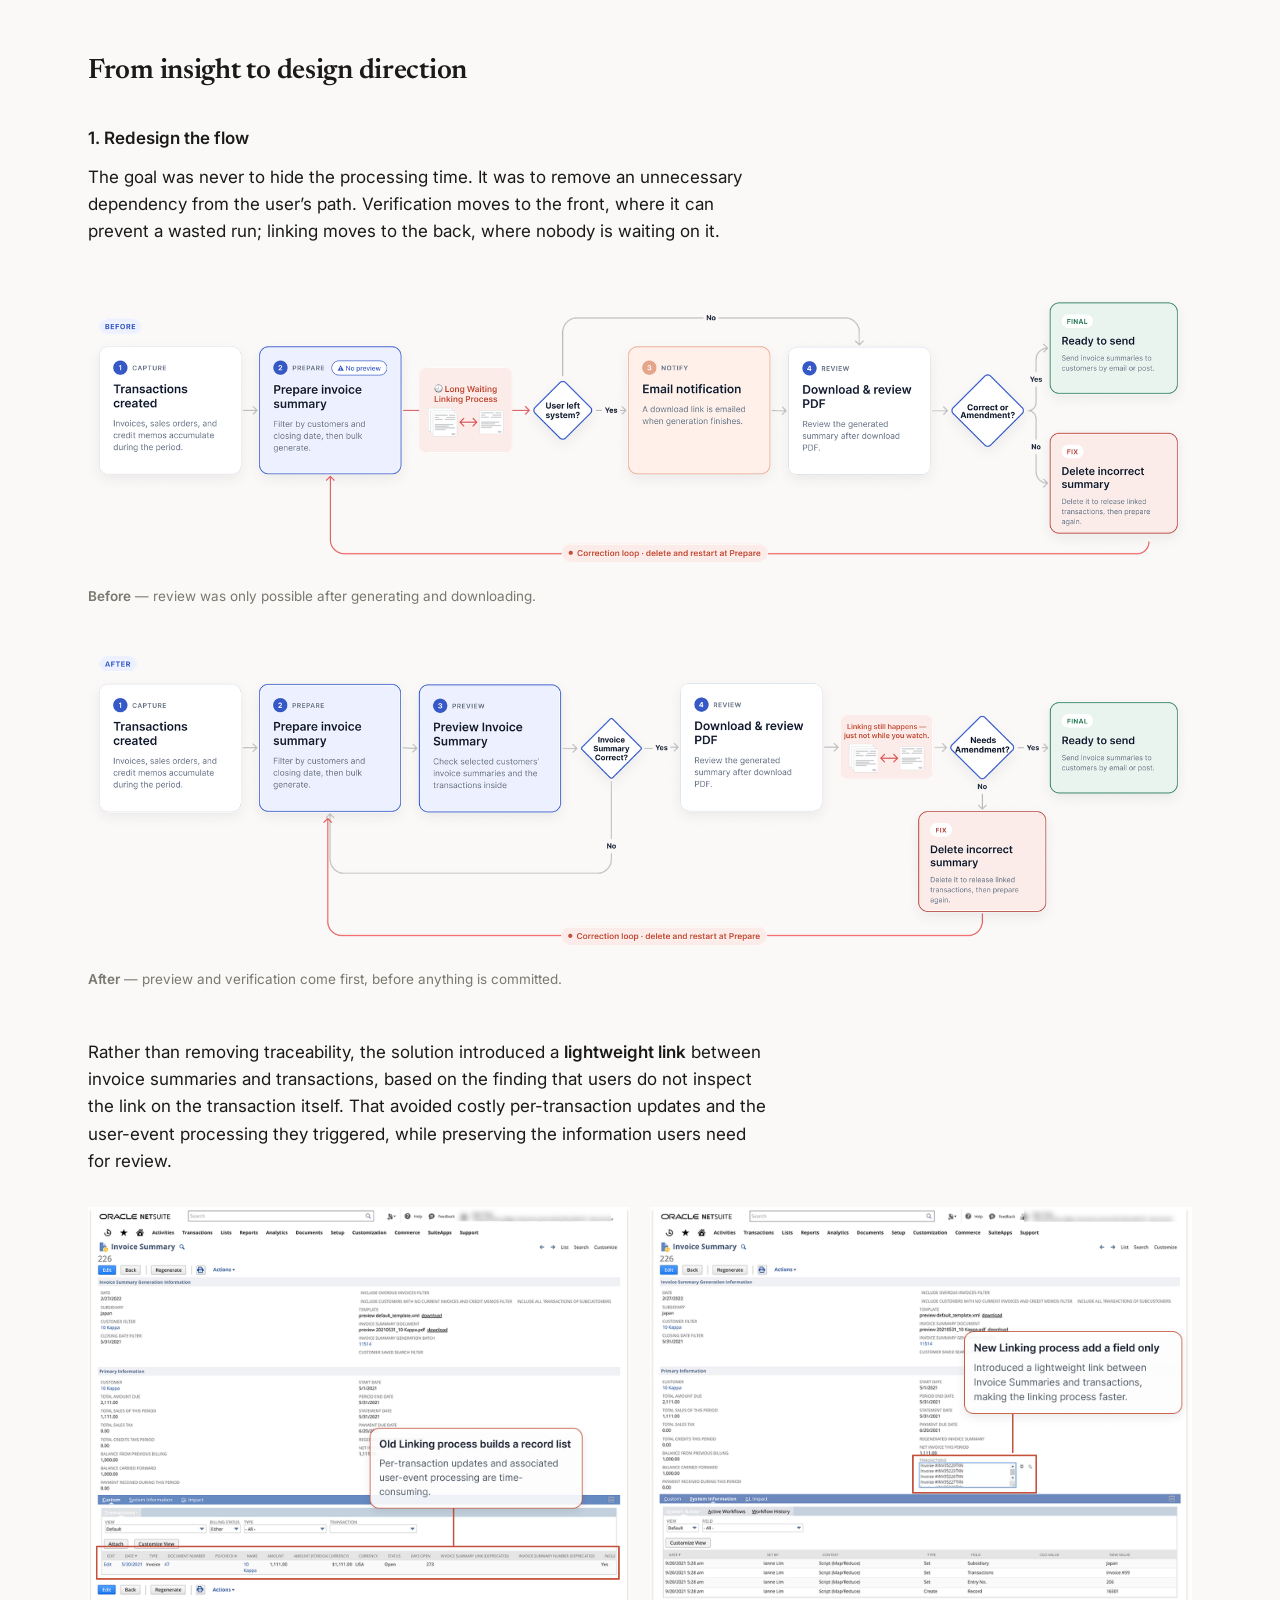
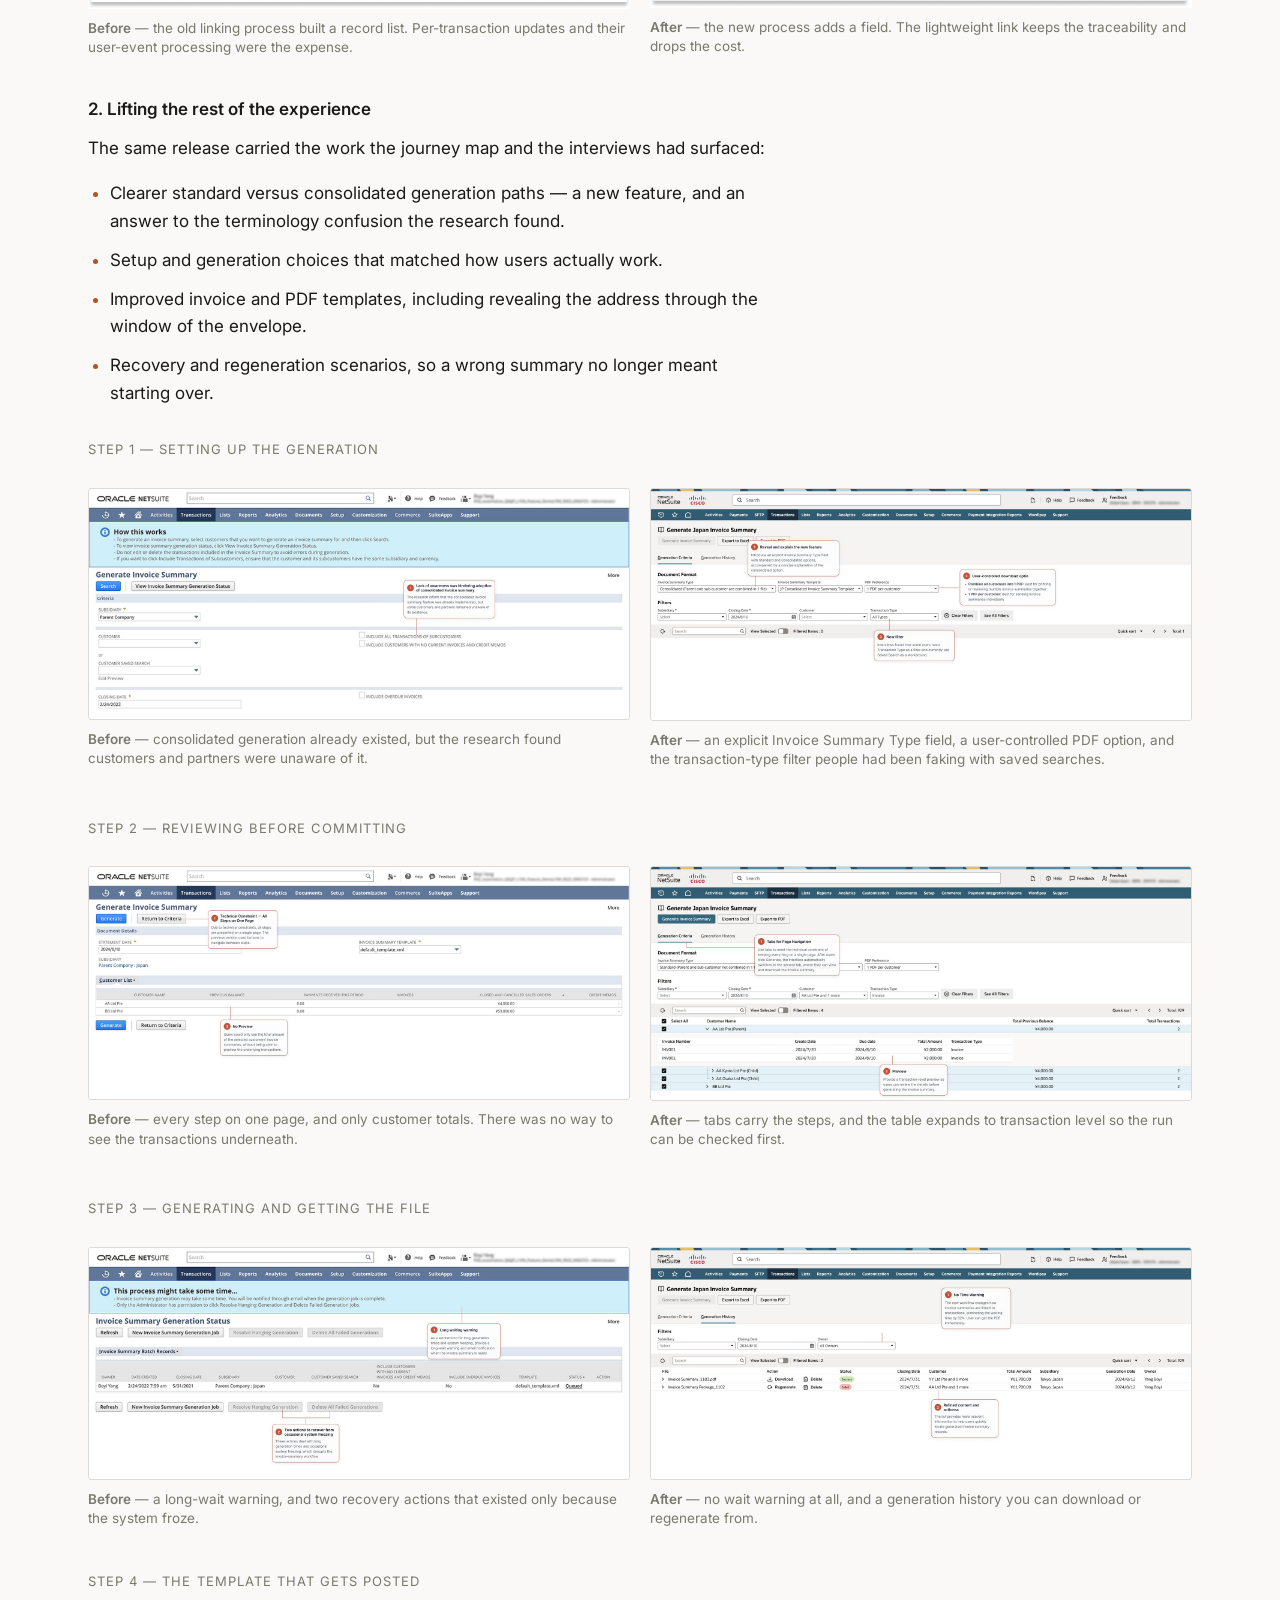
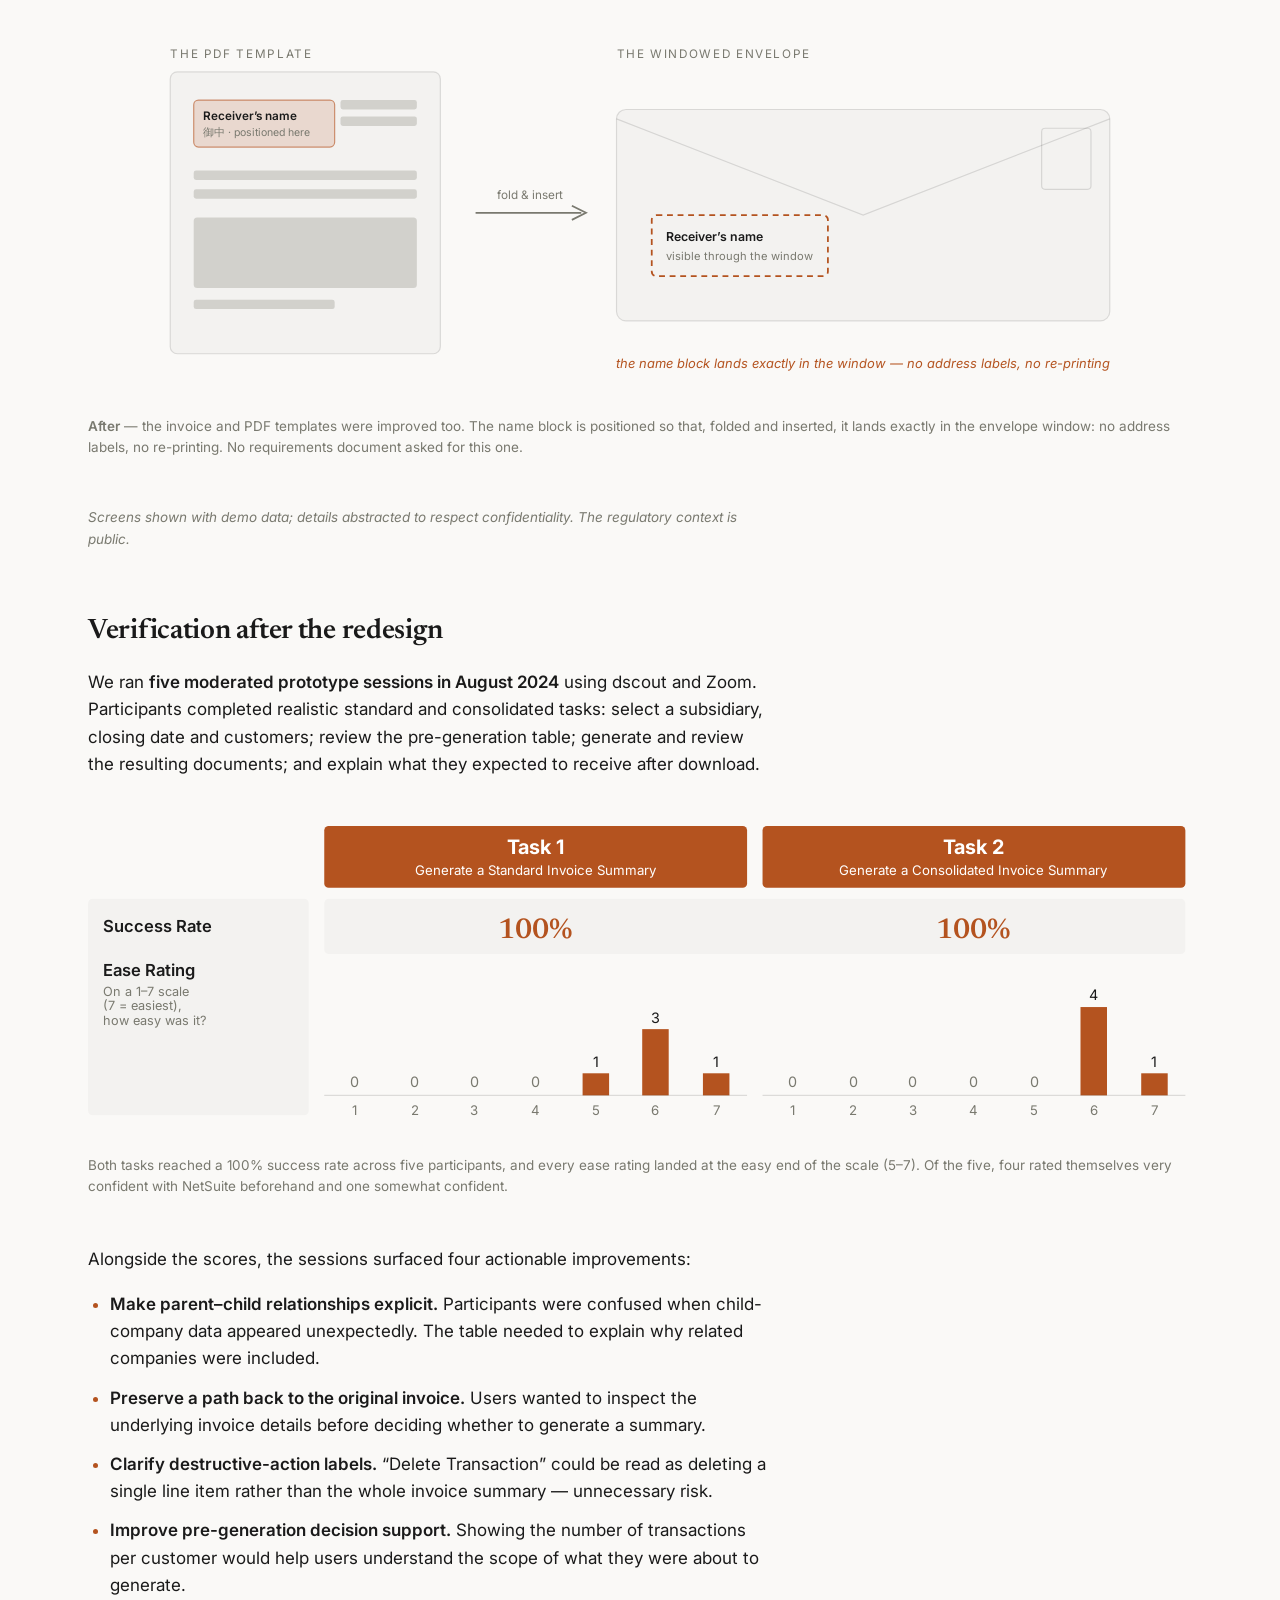
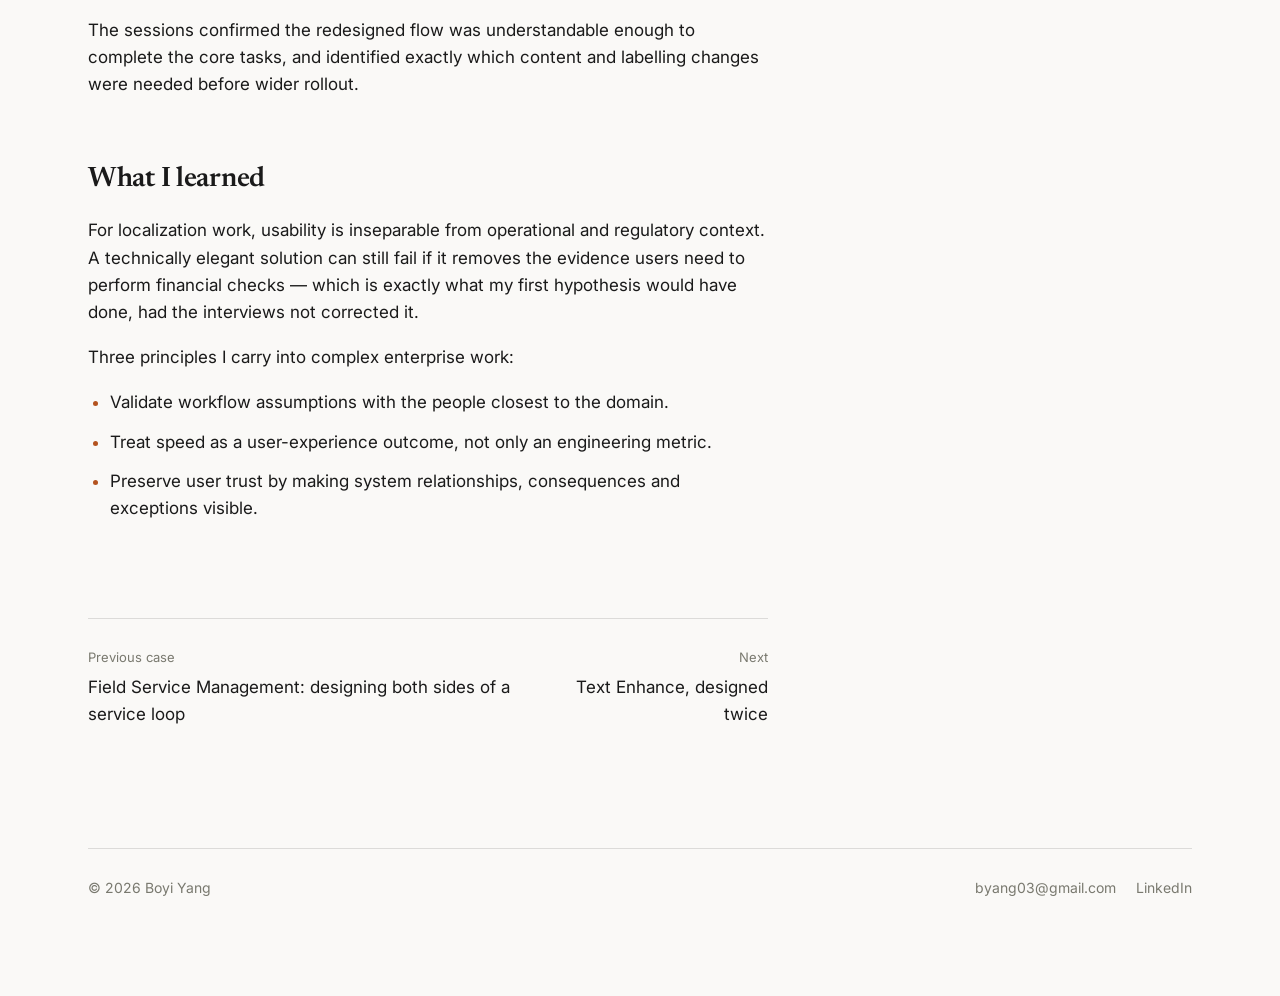
<file: case-japan.html>
<!DOCTYPE html>
<html lang="en">
<head>
  <meta charset="UTF-8">
  <meta name="viewport" content="width=device-width, initial-scale=1.0">
  <title>Japan Invoice Summary: faster generation without losing financial control — Boyi Yang</title>
  <meta name="description" content="Case study: Japan Invoice Summary at NetSuite — 74 minutes to generate, 94% of it transaction linking. The obvious fix would have cost finance users their audit trail, so we made the link lightweight instead. Generation fell from 8m21s to 39s.">
  <link rel="preconnect" href="https://fonts.googleapis.com">
  <link rel="preconnect" href="https://fonts.gstatic.com" crossorigin>
  <link href="https://fonts.googleapis.com/css2?family=Newsreader:ital,opsz,wght@0,6..72,400..700;1,6..72,400..700&family=Inter:wght@400;500;600&display=swap" rel="stylesheet">
  <link rel="stylesheet" href="style.css?v=20261101a">
  <script>
    (function () {
      const saved = localStorage.getItem('theme');
      if (saved) document.documentElement.dataset.theme = saved;
    })();
  </script>
</head>
<body>
  <main>
    <header class="site-header compact">
      <p class="logotype-small"><a href="index.html">Boyi Yang</a></p>
      <nav class="site-nav" aria-label="Site">
        <div class="nav-group">
          <a href="index.html#work">Work</a>
          <a href="about.html">About</a>
          <a href="about.html#contact">Contact</a>
        </div>
      </nav>
    </header>

    <div class="case-head">
      <p class="eyebrow">Product work · Enterprise delivery</p>
      <h1>Faster generation without losing financial&nbsp;control</h1>
      <p class="sub">Japan&rsquo;s Invoice Summary took 74 minutes to run and
      almost all of it went to one step. The obvious fix would have cost
      finance users the evidence they rely on.</p>
    </div>

    <div class="tldr">
      <dl>
        <dt>Role</dt>
        <dd>Lead designer, Japan localization</dd>
        <dt>When</dt>
        <dd>2022&ndash;2025 · Oracle NetSuite</dd>
        <dt>Context</dt>
        <dd>Japan&rsquo;s Qualified Invoice System · October 2023</dd>
        <dt>Impact</dt>
        <dd>Average generation time 8m 21s &rarr; 39s, with traceability intact</dd>
      </dl>
    </div>

    <article class="prose">
      <h2>Overview</h2>
      <p class="lead">In Japan it is common for companies to invoice customers
      and handle incoming payments through <em>shimeseikyu</em>, a billing
      practice unique to the country. A Japan invoice summary is the document
      that practice produces: a consolidated bill grouping multiple
      transactions &mdash; invoices, sales orders, credit memos &mdash; for a
      single customer over one billing cycle, typically a month. NetSuite&rsquo;s
      Japan Invoice Summary was an essential but legacy workflow: a long
      process, with real uncertainty about how to review, consolidate and
      verify the result.</p>

      <div class="figure wide zoom">
        <img src="media/Japan/japan-what-is-summary.jpg" alt="How an invoice summary is produced in NetSuite: the Generate Invoice Summary screen where criteria are set, the Invoice Summary Generation Status screen showing the batch job queued, and the resulting consolidated PDF listing a parent company and its subsidiary with their transactions, totals and tax." loading="lazy">
        <p class="figcap">Set the criteria, wait for the batch job, and the
        result is one consolidated PDF per customer &mdash; every transaction
        for the period on a single document.</p>
      </div>

      <div class="split">
        <div class="split-text">
          <h2>What &ldquo;slow&rdquo; actually meant</h2>
          <p>The top issue was the wait, and customers had been reporting it
          for years. The product&rsquo;s answer was a banner: the process may
          take some time, and you will be notified by email once generation is
          complete.</p>
          <p>The delay came from building the links between an invoice summary
          and its transactions. The system also enforces an exclusive rule
          &mdash; a transaction can belong to only one invoice summary, which
          is what prevents duplicate invoicing. The side effect was punishing:
          any change after generation meant deleting the summary and sitting
          through the entire wait again.</p>
          <p>So we measured it. Generating <strong>five invoice
          summaries</strong>, one per customer across <strong>300
          transactions</strong>, took <strong>74 minutes</strong>.</p>
          <p>And that was five customers. We could not imagine what month-end
          looked like for a business with hundreds of them.</p>
        </div>

        <div class="figure chart" role="img" aria-label="Breakdown of one 74-minute generation run: record creation takes 1.2 minutes, transaction linking takes 69.55 minutes — 94% of the run — and PDF generation takes 3.27 minutes.">
            <svg viewBox="0 0 330 288" xmlns="http://www.w3.org/2000/svg" font-family="Inter, sans-serif">
            <!-- one 74-minute run, to scale: 240px of bar = 74 minutes -->
            <rect x="0" y="14" width="62" height="4" rx="1.5" fill="var(--accent)" opacity="0.6"/>
            <rect x="0" y="18" width="62" height="225" rx="3" fill="var(--accent)"/>
            <rect x="0" y="243" width="62" height="11" rx="1.5" fill="var(--accent)" opacity="0.6"/>
            <text x="31" y="138" text-anchor="middle" font-size="21" font-weight="700" fill="var(--on-accent)">94%</text>

            <line x1="66" y1="16" x2="80" y2="16" stroke="var(--rule)" stroke-width="1"/>
            <text x="88" y="13" font-size="14.5" fill="var(--fg)">Record creation</text>
            <text x="88" y="32" font-size="14.5" fill="var(--fg-muted)">1.2 min</text>

            <line x1="66" y1="130" x2="80" y2="130" stroke="var(--accent)" stroke-width="1.4"/>
            <text x="88" y="127" font-size="16" font-weight="600" fill="var(--fg)">Transaction linking</text>
            <text x="88" y="159" font-family="Newsreader, Georgia, serif" font-size="28" font-weight="600" fill="var(--accent)">69.55 min</text>

            <line x1="66" y1="249" x2="80" y2="249" stroke="var(--rule)" stroke-width="1"/>
            <text x="88" y="246" font-size="14.5" fill="var(--fg)">PDF generation</text>
            <text x="88" y="265" font-size="14.5" fill="var(--fg-muted)">3.27 min</text>

            <text x="0" y="284" font-size="13" fill="var(--fg-muted)">74 minutes in total</text>
          </svg>
        </div>
      </div>

      <h2>A different question</h2>
      <p>Generation was slow because the system updated every individual
      transaction to create the linkage between it and its summary. To
      engineering this was a performance problem: months of work to make the
      linking faster.</p>
      <p>I asked something else, framed as a testable hypothesis:
      <strong>do users actually need a link between an invoice summary and its
      individual transactions?</strong> And if the link turned out to matter for
      reconciliation, a second hypothesis followed: the linkage serves
      reconciliation, not preview &mdash; nobody inspects the links themselves.
      If that held, the linking did not have to be built while someone sat
      watching a progress bar.</p>

      <div class="figure wide">
        <img src="media/Japan/japan-linkage.jpg" alt="Diagram of the data relationship: one invoice summary record connected to each of the individual invoice transactions it consolidates for that customer and period." loading="lazy">
        <p class="figcap">A link is created between the invoice summary and each
        of the invoices inside it.</p>
      </div>

      <h2>Research: understand the workflow before changing it</h2>
      <p>To learn how Japanese customers actually manage invoice summaries
      &mdash; and to assess the impact of the tax rule arriving in October 2023
      &mdash; I ran <strong>four online interviews</strong>, two in English and
      two in Japanese, each with one Japan customer or partner. Four insights
      came out of them:</p>
      <ul class="outcomes">
        <li><strong>Customization.</strong> Customers need flexible invoice
        summary templates, because formats and required fields vary by industry
        and by company.</li>
        <li><strong>Review and adjustment.</strong> They need to preview,
        review and adjust a summary before finalising it &mdash; including
        sharing drafts with their own customers for verification.</li>
        <li><strong>Consolidation.</strong> Consolidated summaries are valuable
        for companies with multiple subsidiaries, but limited grouping
        flexibility and low awareness hold adoption back.</li>
        <li><strong>Workarounds.</strong> Customers and partners run saved
        searches to generate or cross-check summaries, purely to avoid having
        to amend one after a long wait.</li>
      </ul>
      <p>I then led a hypothesis-led journey-map workshop with Japan
      Professional Services partners. It showed that creating and managing
      invoice summaries was a fragmented, highly manual experience. Users moved
      across configuring invoice preferences, generating summaries, validating
      information, sending documents, archiving records and reconciling
      payments &mdash; relying on manual checks and workarounds throughout. The
      hardest parts were understanding how configuration settings affected the
      final invoice, making sure every relevant transaction was included,
      recovering from errors, and tracing a consolidated summary back to its
      individual invoices.</p>

      <div class="figure wide">
        <img src="media/Japan/japan-journey-map.jpg" alt="The Invoice Summary journey map: two personas — a mid-level accountant and a system administrator — mapped across seven phases from configuration and day-to-day invoicing through generating the summary, checking and recovering from errors, sending to the customer, archiving, and payment, with behaviours, pain points and opportunities under each phase." loading="lazy">
        <p class="figcap">The journey map, built with the Japan Professional
        Services team.</p>
      </div>

      <h2>The interviews that changed the answer</h2>
      <p>The workshop was followed by finance-expert interviews, and they
      challenged my first assumption directly. Finance users told us they
      <em>do</em> review individual transactions &mdash; to reconcile totals,
      confirm dates, identify omissions, and catch changes made after
      generation. They confirmed the value of the rule that a transaction
      belongs to exactly one invoice summary.</p>
      <p>That reframed the problem. <strong>The link was not disposable. It
      needed a more efficient workflow.</strong></p>

      <h2>From insight to design direction</h2>
      <h3>1. Redesign the flow</h3>
      <p>The goal was never to hide the processing time. It was to remove an
      unnecessary dependency from the user&rsquo;s path. Verification moves to
      the front, where it can prevent a wasted run; linking moves to the back,
      where nobody is waiting on it.</p>

      <div class="figure wide diagram">
        <img src="media/Japan/japan-flow-before.png" alt="The original Invoice Summary flow: set criteria, generate, wait while every transaction is linked, receive an email, download the PDF, and only then review it — with no preview before committing." loading="lazy">
        <p class="figcap"><strong>Before</strong> &mdash; review was only possible
        after generating and downloading.</p>
      </div>

      <div class="figure wide diagram">
        <img src="media/Japan/japan-flow-after.png" alt="The redesigned Invoice Summary flow: set criteria, preview the pre-generation table, verify it, then generate — with transaction linking moved off the user's waiting path." loading="lazy">
        <p class="figcap"><strong>After</strong> &mdash; preview and verification
        come first, before anything is committed.</p>
      </div>

      <p>Rather than removing traceability, the solution introduced a
      <strong>lightweight link</strong> between invoice summaries and
      transactions, based on the finding that users do not inspect the link on
      the transaction itself. That avoided costly per-transaction updates and
      the user-event processing they triggered, while preserving the information
      users need for review.</p>

      <div class="screens bare">
        <figure><img src="media/Japan/japan-linkage-before.png" alt="The invoice summary record before the change: the Custom tab holds a full transactions sublist, each row carrying a deprecated invoice summary link field, built by updating every transaction individually." loading="lazy"><figcaption><strong>Before</strong> &mdash; the old linking process built a record list. Per-transaction updates and their user-event processing were the expense.</figcaption></figure>
        <figure><img src="media/Japan/japan-linkage-after.png" alt="The invoice summary record after the change: a compact Transactions field lists the linked invoice numbers, and the System Information tab shows the reduced map/reduce workflow processing." loading="lazy"><figcaption><strong>After</strong> &mdash; the new process adds a field. The lightweight link keeps the traceability and drops the cost.</figcaption></figure>
      </div>

      <h3>2. Lifting the rest of the experience</h3>
      <p>The same release carried the work the journey map and the interviews
      had surfaced:</p>
      <ul class="outcomes">
        <li>Clearer standard versus consolidated generation paths &mdash; a new
        feature, and an answer to the terminology confusion the research found.</li>
        <li>Setup and generation choices that matched how users actually work.</li>
        <li>Improved invoice and PDF templates, including revealing the address
        through the window of the envelope.</li>
        <li>Recovery and regeneration scenarios, so a wrong summary no longer
        meant starting over.</li>
      </ul>

      <div class="screens pairs">
        <p class="step-label">Step 1 &mdash; setting up the generation</p>
        <figure><img src="media/Japan/japan-step1-before.jpg" alt="The original Generate Invoice Summary criteria screen: a long explanatory help panel above a sparse form of subsidiary, customer and closing-date fields, with the consolidated option buried in a checkbox." loading="lazy"><figcaption><strong>Before</strong> &mdash; consolidated generation already existed, but the research found customers and partners were unaware of it.</figcaption></figure>
        <figure><img src="media/Japan/japan-step1-after.jpg" alt="The redesigned Generate Japan Invoice Summary screen: a Document Format section with an explicit Invoice Summary Type field, an invoice summary template picker and a PDF preference control, above a single row of filters including transaction type." loading="lazy"><figcaption><strong>After</strong> &mdash; an explicit Invoice Summary Type field, a user-controlled PDF option, and the transaction-type filter people had been faking with saved searches.</figcaption></figure>

        <p class="step-label">Step 2 &mdash; reviewing before committing</p>
        <figure><img src="media/Japan/japan-step2-before.jpg" alt="The original second step: document details and a customer list showing only balance totals per customer, with Generate and Return to Criteria buttons and no way to open the underlying transactions." loading="lazy"><figcaption><strong>Before</strong> &mdash; every step on one page, and only customer totals. There was no way to see the transactions underneath.</figcaption></figure>
        <figure><img src="media/Japan/japan-step2-after.jpg" alt="The redesigned screen with Generation Criteria and Generation History tabs, and an expandable pre-generation table showing a parent customer, its indented child companies, and the individual invoices with numbers, dates and amounts." loading="lazy"><figcaption><strong>After</strong> &mdash; tabs carry the steps, and the table expands to transaction level so the run can be checked first.</figcaption></figure>

        <p class="step-label">Step 3 &mdash; generating and getting the file</p>
        <figure><img src="media/Japan/japan-step3-before.jpg" alt="The original Invoice Summary Generation Status screen: a banner warning that the process may take some time, a batch records table with a queued job, and Resolve Hanging Generation and Delete All Failed Generations buttons." loading="lazy"><figcaption><strong>Before</strong> &mdash; a long-wait warning, and two recovery actions that existed only because the system froze.</figcaption></figure>
        <figure><img src="media/Japan/japan-step3-after.jpg" alt="The redesigned Generation History tab: a filterable list of generated files with download, delete and regenerate actions, status chips, closing date, customer, total amount, subsidiary, generation date and owner." loading="lazy"><figcaption><strong>After</strong> &mdash; no wait warning at all, and a generation history you can download or regenerate from.</figcaption></figure>
      </div>

      <p class="step-label">Step 4 &mdash; the template that gets posted</p>
      <div class="figure wide" role="img" aria-label="Diagram: the invoice summary PDF template on the left, with the receiver's name block positioned in the upper left area, and a Japanese windowed envelope on the right — dashed guides show the name block aligning exactly with the envelope's window when the printed document is folded and inserted.">
        <svg viewBox="0 0 940 300" xmlns="http://www.w3.org/2000/svg" font-family="Inter, sans-serif">
          <!-- PDF template -->
          <text x="70" y="16" font-size="10" letter-spacing="1.4" fill="var(--fg-muted)">THE PDF TEMPLATE</text>
          <g>
            <rect x="70" y="28" width="230" height="240" rx="6" fill="var(--card)" stroke="var(--rule-faint)"/>
            <!-- name block -->
            <rect x="90" y="52" width="120" height="40" rx="4" fill="var(--accent)" fill-opacity="0.16" stroke="var(--accent)" stroke-opacity="0.6"/>
            <text x="98" y="69" font-size="10" font-weight="600" fill="var(--fg)">Receiver&rsquo;s name</text>
            <text x="98" y="83" font-size="9" fill="var(--fg-muted)">御中 · positioned here</text>
            <!-- other content lines -->
            <g fill="var(--fg-muted)" fill-opacity="0.28">
            <rect x="215" y="52" width="65" height="8" rx="2"/>
            <rect x="215" y="66" width="65" height="8" rx="2"/>
            <rect x="90" y="112" width="190" height="8" rx="2"/>
            <rect x="90" y="128" width="190" height="8" rx="2"/>
            <rect x="90" y="152" width="190" height="60" rx="3"/>
            <rect x="90" y="222" width="120" height="8" rx="2"/>
            </g>
          </g>
          <!-- fold arrow -->
          <g>
            <line x1="330" y1="148" x2="420" y2="148" stroke="var(--fg-muted)" stroke-width="1.5"/>
            <path d="M 412 142 L 424 148 L 412 154" fill="none" stroke="var(--fg-muted)" stroke-width="1.5"/>
            <text x="376" y="136" font-size="10" fill="var(--fg-muted)" text-anchor="middle">fold &amp; insert</text>
          </g>
          <!-- envelope -->
          <text x="450" y="16" font-size="10" letter-spacing="1.4" fill="var(--fg-muted)">THE WINDOWED ENVELOPE</text>
          <g>
            <rect x="450" y="60" width="420" height="180" rx="8" fill="var(--card)" stroke="var(--rule-faint)"/>
            <path d="M 450 68 L 660 150 L 870 68" fill="none" stroke="var(--rule-faint)" stroke-width="1"/>
            <!-- window -->
            <rect x="480" y="150" width="150" height="52" rx="4" fill="none" stroke="var(--accent)" stroke-width="1.5" stroke-dasharray="5 4"/>
            <text x="492" y="172" font-size="10.5" font-weight="600" fill="var(--fg)">Receiver&rsquo;s name</text>
            <text x="492" y="188" font-size="9.5" fill="var(--fg-muted)">visible through the window</text>
            <!-- stamp -->
            <rect x="812" y="76" width="42" height="52" rx="3" fill="none" stroke="var(--rule-faint)"/>
          </g>
          <!-- alignment note -->
          <text x="660" y="280" font-size="11" fill="var(--accent)" font-style="italic" text-anchor="middle">the name block lands exactly in the window — no address labels, no re-printing</text>
        </svg>
        <p class="figcap"><strong>After</strong> &mdash; the invoice and PDF
        templates were improved too. The name block is positioned so that,
        folded and inserted, it lands exactly in the envelope window: no
        address labels, no re-printing. No requirements document asked for
        this one.</p>
      </div>
      <p class="nda-note">Screens shown with demo data; details abstracted to
      respect confidentiality. The regulatory context is public.</p>

      <h2>Verification after the redesign</h2>
      <p>We ran <strong>five moderated prototype sessions in August 2024</strong>
      using dscout and Zoom. Participants completed realistic standard and
      consolidated tasks: select a subsidiary, closing date and customers;
      review the pre-generation table; generate and review the resulting
      documents; and explain what they expected to receive after download.</p>

      <div class="figure wide" role="img" aria-label="Overall test results across five participants. Task 1, generate a standard invoice summary: 100% success rate; ease ratings on a 1-to-7 scale were one 5, three 6s and one 7. Task 2, generate a consolidated invoice summary: 100% success rate; ease ratings were four 6s and one 7.">
        <svg viewBox="0 0 1000 276" xmlns="http://www.w3.org/2000/svg" font-family="Inter, sans-serif">
          <!-- header band -->
          <rect x="214" y="0" width="383" height="56" rx="4" fill="var(--accent)"/>
          <rect x="611" y="0" width="383" height="56" rx="4" fill="var(--accent)"/>
          <text x="405" y="25" text-anchor="middle" font-size="18" font-weight="700" fill="var(--on-accent)">Task 1</text>
          <text x="405" y="44" text-anchor="middle" font-size="12" fill="var(--on-accent)">Generate a Standard Invoice Summary</text>
          <text x="802" y="25" text-anchor="middle" font-size="18" font-weight="700" fill="var(--on-accent)">Task 2</text>
          <text x="802" y="44" text-anchor="middle" font-size="12" fill="var(--on-accent)">Generate a Consolidated Invoice Summary</text>

          <!-- row backgrounds -->
          <rect x="0" y="66" width="200" height="196" rx="4" fill="var(--card)"/>
          <rect x="214" y="66" width="780" height="50" rx="4" fill="var(--card)"/>

          <!-- Success Rate row -->
          <text x="14" y="96" font-size="15" font-weight="600" fill="var(--fg)">Success Rate</text>
          <text x="405" y="101" text-anchor="middle" font-family="Newsreader, Georgia, serif" font-size="26" font-weight="600" fill="var(--accent)">100%</text>
          <text x="802" y="101" text-anchor="middle" font-family="Newsreader, Georgia, serif" font-size="26" font-weight="600" fill="var(--accent)">100%</text>

          <!-- Ease Rating row -->
          <text x="14" y="136" font-size="15" font-weight="600" fill="var(--fg)">Ease Rating</text>
          <text x="14" y="154" font-size="11.5" fill="var(--fg-muted)">On a 1&ndash;7 scale</text>
          <text x="14" y="167" font-size="11.5" fill="var(--fg-muted)">(7 = easiest),</text>
          <text x="14" y="180" font-size="11.5" fill="var(--fg-muted)">how easy was it?</text>

          <!-- Task 1 bars: counts 0,0,0,0,1,3,1 -->
          <g>
            <rect x="448" y="224" width="24" height="20" fill="var(--accent)"/>
            <rect x="502" y="184" width="24" height="60" fill="var(--accent)"/>
            <rect x="557" y="224" width="24" height="20" fill="var(--accent)"/>
            <text x="460" y="218" text-anchor="middle" font-size="13" fill="var(--fg)">1</text>
            <text x="514" y="178" text-anchor="middle" font-size="13" fill="var(--fg)">3</text>
            <text x="569" y="218" text-anchor="middle" font-size="13" fill="var(--fg)">1</text>
            <g font-size="13" fill="var(--fg-muted)" text-anchor="middle">
              <text x="241" y="236">0</text><text x="296" y="236">0</text>
              <text x="350" y="236">0</text><text x="405" y="236">0</text>
            </g>
            <line x1="214" y1="244" x2="597" y2="244" stroke="var(--rule-faint)" stroke-width="1"/>
            <g font-size="12" fill="var(--fg-muted)" text-anchor="middle">
              <text x="241" y="262">1</text><text x="296" y="262">2</text><text x="350" y="262">3</text>
              <text x="405" y="262">4</text><text x="460" y="262">5</text><text x="514" y="262">6</text><text x="569" y="262">7</text>
            </g>
          </g>

          <!-- Task 2 bars: counts 0,0,0,0,0,4,1 -->
          <g>
            <rect x="899" y="164" width="24" height="80" fill="var(--accent)"/>
            <rect x="954" y="224" width="24" height="20" fill="var(--accent)"/>
            <text x="911" y="158" text-anchor="middle" font-size="13" fill="var(--fg)">4</text>
            <text x="966" y="218" text-anchor="middle" font-size="13" fill="var(--fg)">1</text>
            <g font-size="13" fill="var(--fg-muted)" text-anchor="middle">
              <text x="638" y="236">0</text><text x="693" y="236">0</text><text x="747" y="236">0</text>
              <text x="802" y="236">0</text><text x="857" y="236">0</text>
            </g>
            <line x1="611" y1="244" x2="994" y2="244" stroke="var(--rule-faint)" stroke-width="1"/>
            <g font-size="12" fill="var(--fg-muted)" text-anchor="middle">
              <text x="638" y="262">1</text><text x="693" y="262">2</text><text x="747" y="262">3</text>
              <text x="802" y="262">4</text><text x="857" y="262">5</text><text x="911" y="262">6</text><text x="966" y="262">7</text>
            </g>
          </g>
        </svg>
        <p class="figcap">Both tasks reached a 100% success rate across five
        participants, and every ease rating landed at the easy end of the scale
        (5&ndash;7). Of the five, four rated themselves very confident with
        NetSuite beforehand and one somewhat confident.</p>
      </div>

      <p>Alongside the scores, the sessions surfaced four actionable
      improvements:</p>
      <ul class="outcomes">
        <li><strong>Make parent&ndash;child relationships explicit.</strong>
        Participants were confused when child-company data appeared
        unexpectedly. The table needed to explain why related companies were
        included.</li>
        <li><strong>Preserve a path back to the original invoice.</strong> Users
        wanted to inspect the underlying invoice details before deciding whether
        to generate a summary.</li>
        <li><strong>Clarify destructive-action labels.</strong> &ldquo;Delete
        Transaction&rdquo; could be read as deleting a single line item rather
        than the whole invoice summary &mdash; unnecessary risk.</li>
        <li><strong>Improve pre-generation decision support.</strong> Showing
        the number of transactions per customer would help users understand the
        scope of what they were about to generate.</li>
      </ul>
      <p>The sessions confirmed the redesigned flow was understandable enough to
      complete the core tasks, and identified exactly which content and labelling
      changes were needed before wider rollout.</p>

      <h2>What I learned</h2>
      <p>For localization work, usability is inseparable from operational and
      regulatory context. A technically elegant solution can still fail if it
      removes the evidence users need to perform financial checks &mdash; which
      is exactly what my first hypothesis would have done, had the interviews
      not corrected it.</p>
      <p>Three principles I carry into complex enterprise work:</p>
      <ul class="outcomes">
        <li>Validate workflow assumptions with the people closest to the
        domain.</li>
        <li>Treat speed as a user-experience outcome, not only an engineering
        metric.</li>
        <li>Preserve user trust by making system relationships, consequences
        and exceptions visible.</li>
      </ul>
    </article>

    <nav class="case-nav" aria-label="Case studies">
      <a href="case-fsm.html"><span class="dir">Previous case</span>Field Service Management: designing both sides of a service loop</a>
      <a class="next" href="case-text-enhance.html"><span class="dir">Next</span>Text Enhance, designed twice</a>
    </nav>

    <footer class="site-footer">
      <p>© <span id="year"></span> Boyi Yang</p>
      <div class="foot-links">
        <a href="mailto:byang03@gmail.com">byang03@gmail.com</a>
        <a href="https://www.linkedin.com/in/yangboyi/" target="_blank" rel="noopener">LinkedIn</a>
      </div>
    </footer>
  </main>

  <button class="theme-toggle" aria-label="Toggle dark mode" title="Toggle theme"></button>
  <script src="script.js?v=20261101a"></script>
</body>
</html>
</file>
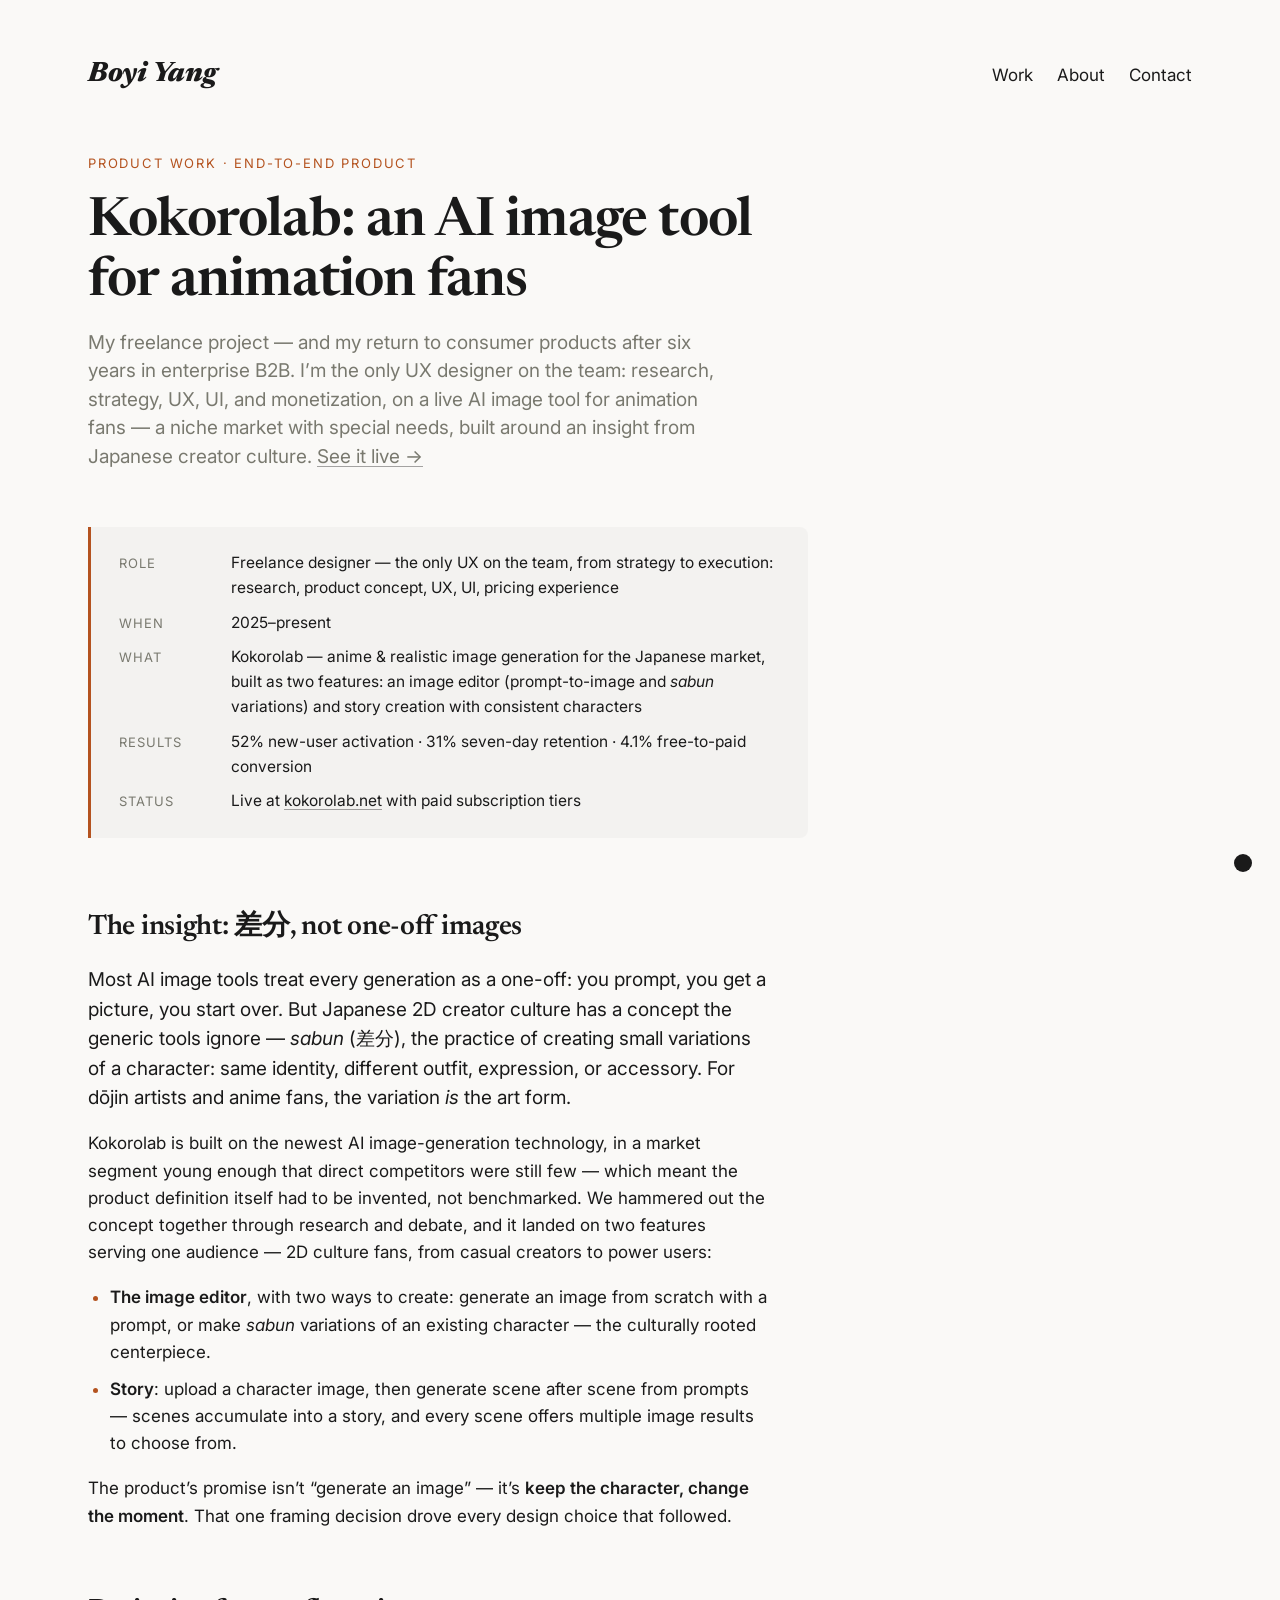
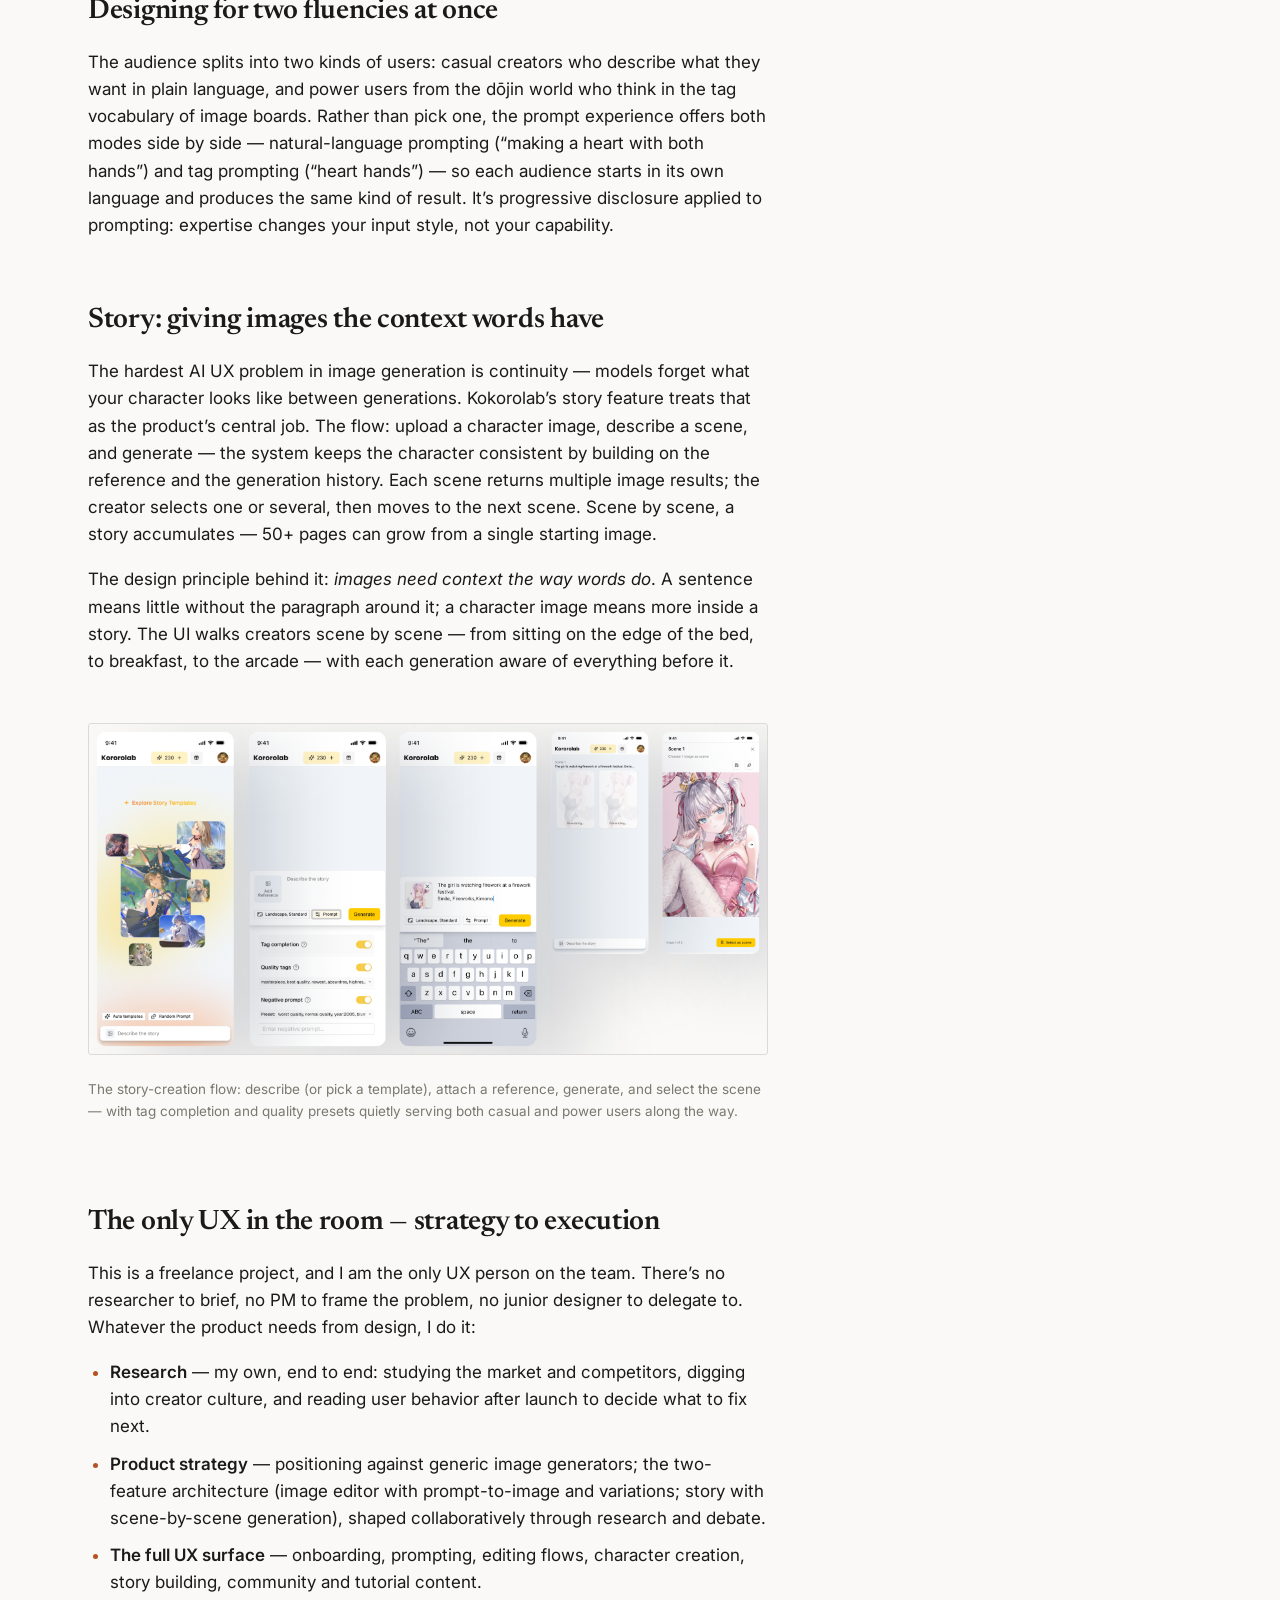
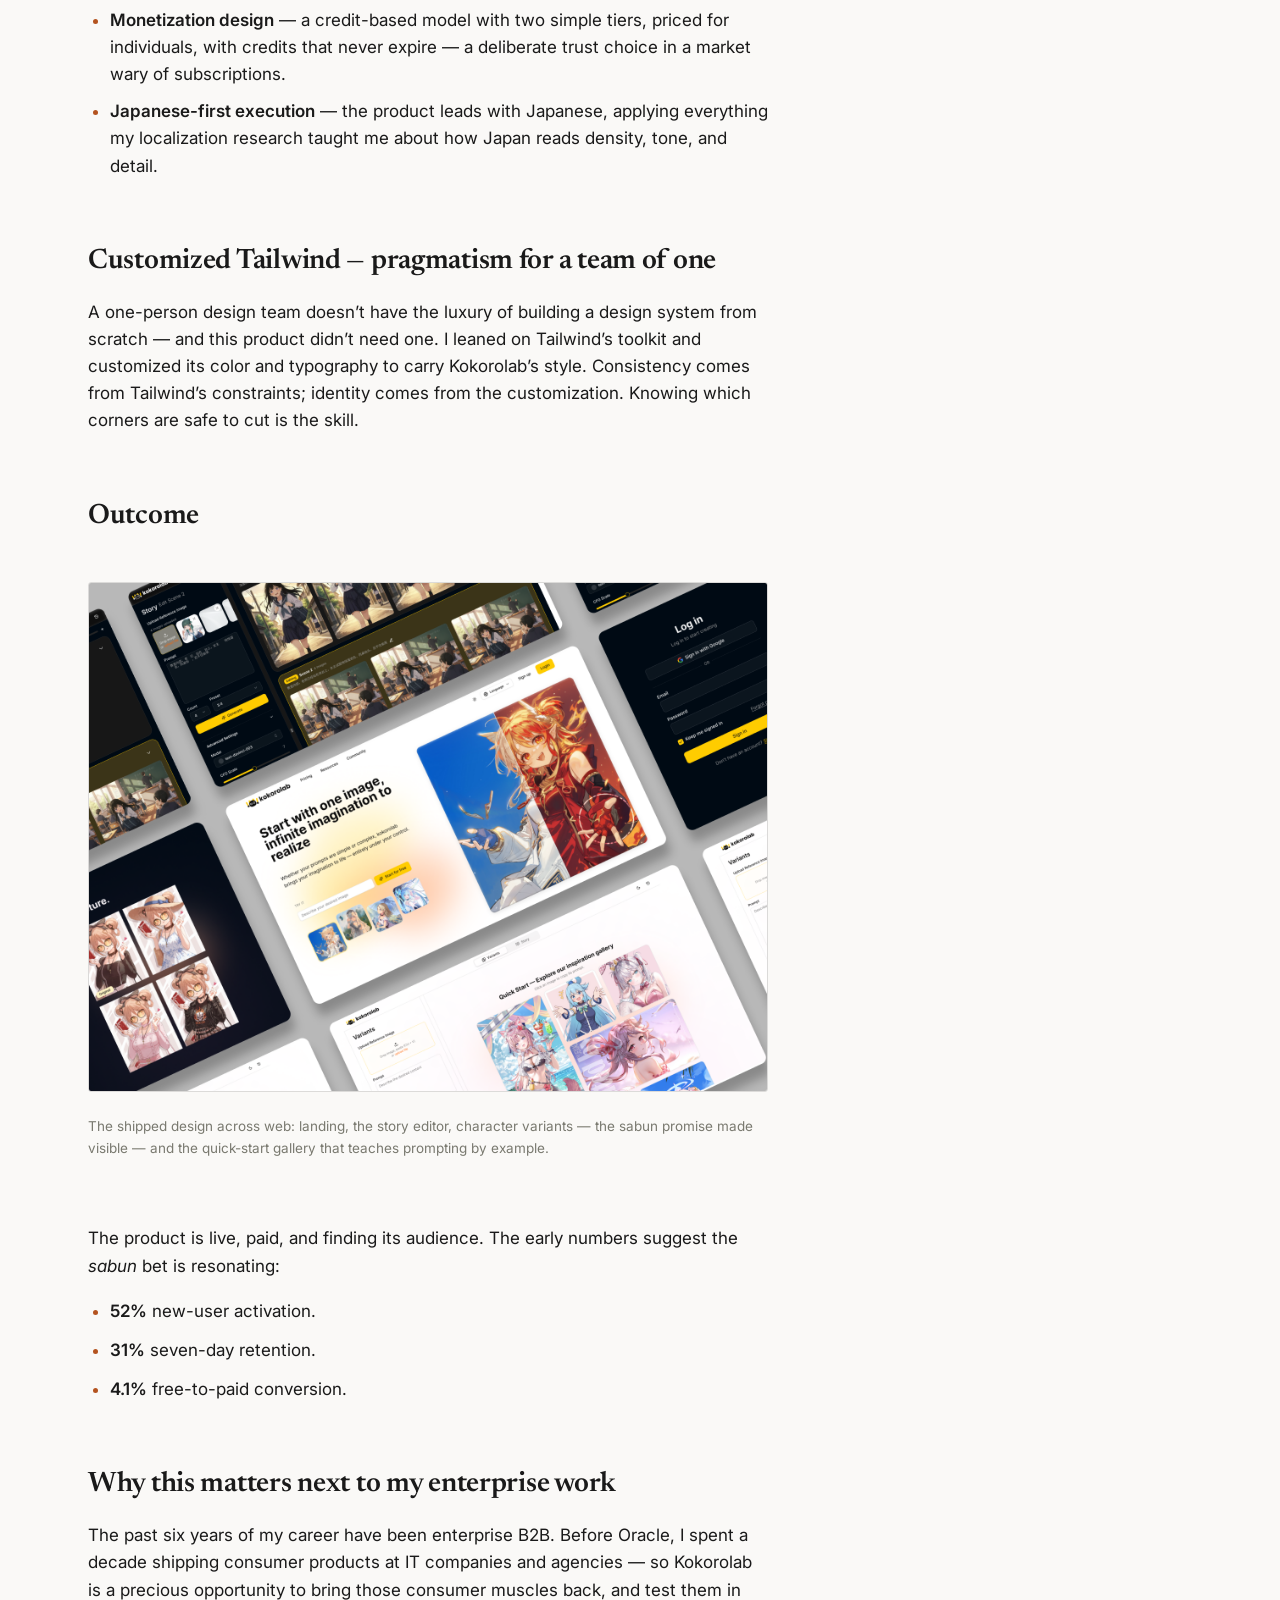
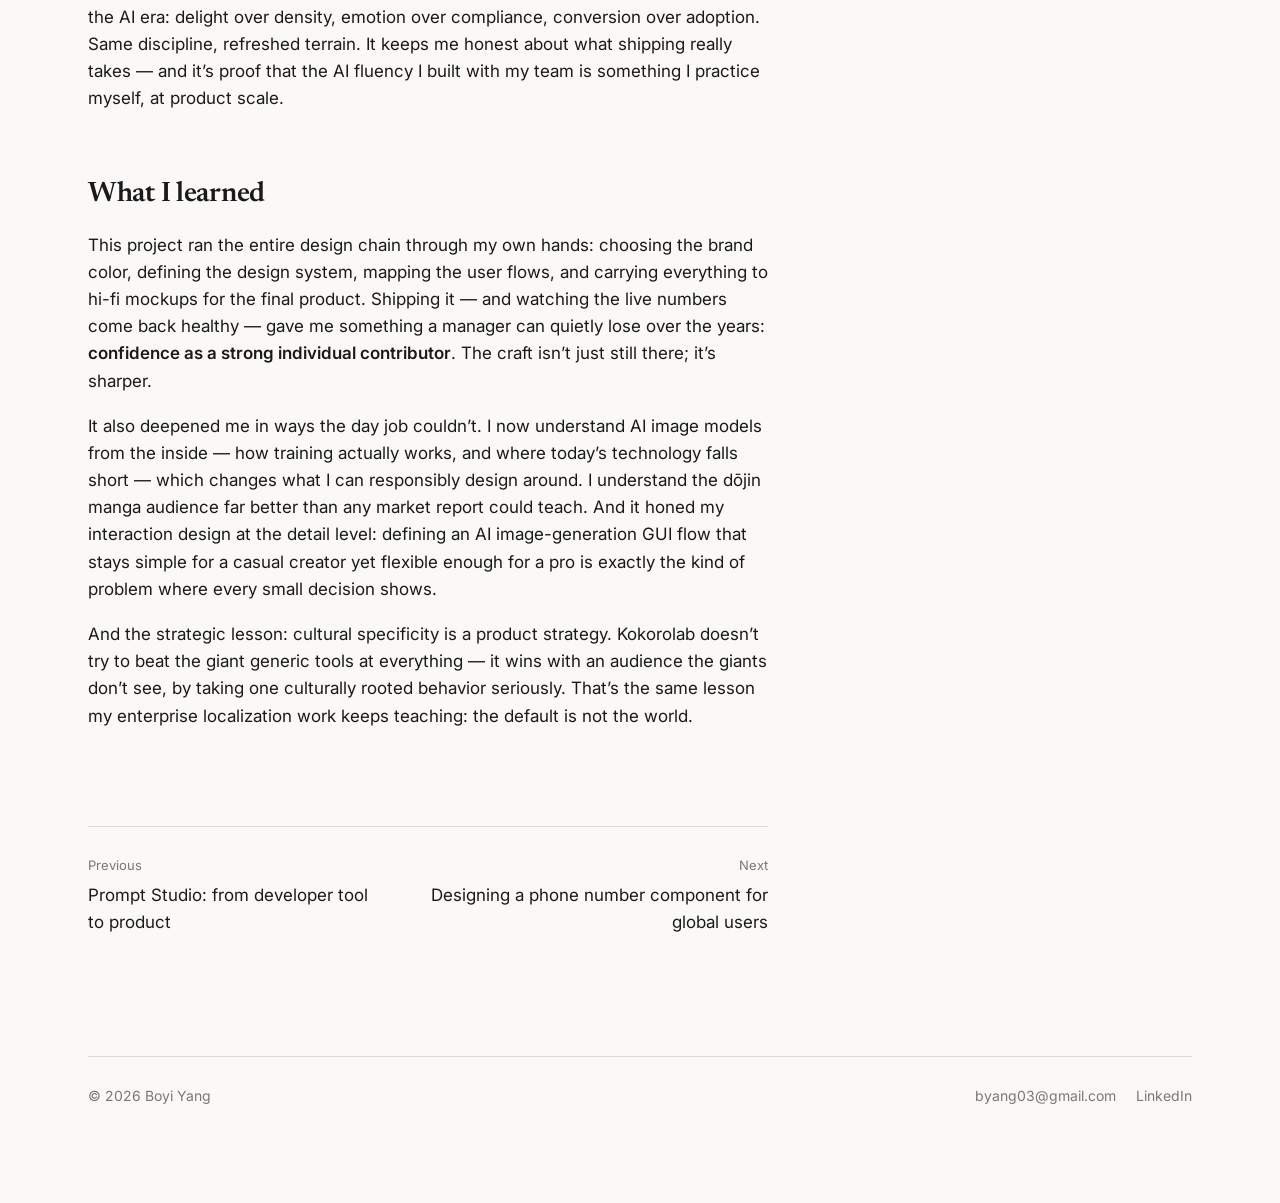
<file: case-kokorolab.html>
<!DOCTYPE html>
<html lang="en">
<head>
  <meta charset="UTF-8">
  <meta name="viewport" content="width=device-width, initial-scale=1.0">
  <title>Kokorolab: an AI image tool for animation fans — Boyi Yang</title>
  <meta name="description" content="Case study: designing Kokorolab end to end — an AI image generation and editing product built around Japanese creator culture, live at kokorolab.net.">
  <link rel="preconnect" href="https://fonts.googleapis.com">
  <link rel="preconnect" href="https://fonts.gstatic.com" crossorigin>
  <link href="https://fonts.googleapis.com/css2?family=Newsreader:ital,opsz,wght@0,6..72,400..700;1,6..72,400..700&family=Inter:wght@400;500;600&display=swap" rel="stylesheet">
  <link rel="stylesheet" href="style.css?v=20261101a">
  <script>
    (function () {
      const saved = localStorage.getItem('theme');
      if (saved) document.documentElement.dataset.theme = saved;
    })();
  </script>
</head>
<body>
  <main>
    <header class="site-header compact">
      <p class="logotype-small"><a href="index.html">Boyi Yang</a></p>
      <nav class="site-nav" aria-label="Site">
        <div class="nav-group">
          <a href="index.html#work">Work</a>
          <a href="about.html">About</a>
          <a href="about.html#contact">Contact</a>
        </div>
      </nav>
    </header>

    <div class="case-head">
      <p class="eyebrow">Product work · End-to-end product</p>
      <h1>Kokorolab: an AI image tool for animation&nbsp;fans</h1>
      <p class="sub">My freelance project — and my return to consumer
      products after six years in enterprise B2B. I&rsquo;m the only UX designer
      on the team: research, strategy, UX, UI, and monetization, on a live
      AI image tool for animation fans — a niche market with special needs,
      built around an insight from Japanese creator culture.
      <a href="https://kokorolab.net/ja/home" target="_blank" rel="noopener">See it live →</a></p>
    </div>

    <div class="tldr">
      <dl>
        <dt>Role</dt>
        <dd>Freelance designer — the only UX on the team, from strategy to
        execution: research, product concept, UX, UI, pricing experience</dd>
        <dt>When</dt>
        <dd>2025–present</dd>
        <dt>What</dt>
        <dd>Kokorolab — anime &amp; realistic image generation for the
        Japanese market, built as two features: an image editor
        (prompt-to-image and <em>sabun</em> variations) and story creation
        with consistent characters</dd>
        <dt>Results</dt>
        <dd>52% new-user activation · 31% seven-day retention · 4.1%
        free-to-paid conversion</dd>
        <dt>Status</dt>
        <dd>Live at <a href="https://kokorolab.net/ja/home" target="_blank" rel="noopener">kokorolab.net</a>
        with paid subscription tiers</dd>
      </dl>
    </div>

    <article class="prose">
      <h2>The insight: 差分, not one-off images</h2>
      <p class="lead">Most AI image tools treat every generation as a one-off:
      you prompt, you get a picture, you start over. But Japanese 2D creator
      culture has a concept the generic tools ignore — <em>sabun</em> (差分),
      the practice of creating small variations of a character: same identity,
      different outfit, expression, or accessory. For dōjin artists and anime
      fans, the variation <em>is</em> the art form.</p>
      <p>Kokorolab is built on the newest AI image-generation technology, in
      a market segment young enough that direct competitors were still few —
      which meant the product definition itself had to be invented, not
      benchmarked. We hammered out the concept together through research and
      debate, and it landed on two features serving one audience — 2D
      culture fans, from casual creators to power users:</p>
      <ul>
        <li><strong>The image editor</strong>, with two ways to create:
        generate an image from scratch with a prompt, or make
        <em>sabun</em> variations of an existing character — the culturally
        rooted centerpiece.</li>
        <li><strong>Story</strong>: upload a character image, then generate
        scene after scene from prompts — scenes accumulate into a story,
        and every scene offers multiple image results to choose from.</li>
      </ul>
      <p>The product&rsquo;s promise isn&rsquo;t &ldquo;generate an image&rdquo; — it&rsquo;s
      <strong>keep the character, change the moment</strong>. That one framing
      decision drove every design choice that followed.</p>

      <h2>Designing for two fluencies at once</h2>
      <p>The audience splits into two kinds of users: casual creators who
      describe what they want in plain language, and power users from the
      dōjin world who think in the tag vocabulary of image boards. Rather
      than pick one, the prompt experience offers both modes side by side —
      natural-language prompting (&ldquo;making a heart with both hands&rdquo;) and
      tag prompting (&ldquo;heart hands&rdquo;) — so each audience starts in its own
      language and produces the same kind of result. It&rsquo;s progressive
      disclosure applied to prompting: expertise changes your input style,
      not your capability.</p>

      <h2>Story: giving images the context words have</h2>
      <p>The hardest AI UX problem in image generation is continuity — models
      forget what your character looks like between generations. Kokorolab&rsquo;s
      story feature treats that as the product&rsquo;s central job. The flow:
      upload a character image, describe a scene, and generate — the system
      keeps the character consistent by building on the reference and the
      generation history. Each scene returns multiple image results; the
      creator selects one or several, then moves to the next scene. Scene by
      scene, a story accumulates — 50+ pages can grow from a single starting
      image.</p>
      <p>The design principle behind it: <em>images need context the way
      words do</em>. A sentence means little without the paragraph around it;
      a character image means more inside a story. The UI walks creators
      scene by scene — from sitting on the edge of the bed, to breakfast, to
      the arcade — with each generation aware of everything before it.</p>

      <div class="figure zoom">
        <img src="media/Kokorolab/kokorolab-gui-flow.png" alt="Kokorolab mobile story-creation flow across five screens: exploring story templates, describing the story with a reference image and prompt settings like tag completion, quality tags, and negative prompt presets, typing a prompt with a reference image attached, watching candidates generate, and selecting one image as the scene.">
        <p class="figcap">The story-creation flow: describe (or pick a
        template), attach a reference, generate, and select the scene —
        with tag completion and quality presets quietly serving both casual
        and power users along the way.</p>
      </div>

      <h2>The only UX in the room — strategy to execution</h2>
      <p>This is a freelance project, and I am the only UX person on the
      team. There&rsquo;s no researcher to brief, no PM to frame the problem, no
      junior designer to delegate to. Whatever the product needs from design,
      I do it:</p>
      <ul>
        <li><strong>Research</strong> — my own, end to end: studying the
        market and competitors, digging into creator culture, and reading
        user behavior after launch to decide what to fix next.</li>
        <li><strong>Product strategy</strong> — positioning against generic
        image generators; the two-feature architecture (image editor with
        prompt-to-image and variations; story with scene-by-scene
        generation), shaped collaboratively through research and
        debate.</li>
        <li><strong>The full UX surface</strong> — onboarding, prompting,
        editing flows, character creation, story building, community and
        tutorial content.</li>
        <li><strong>Monetization design</strong> — a credit-based model with
        two simple tiers, priced for individuals, with credits that never
        expire — a deliberate trust choice in a market wary of
        subscriptions.</li>
        <li><strong>Japanese-first execution</strong> — the product leads
        with Japanese, applying everything my localization research taught
        me about how Japan reads density, tone, and detail.</li>
      </ul>

      <h2>Customized Tailwind — pragmatism for a team of one</h2>
      <p>A one-person design team doesn&rsquo;t have the luxury of building a
      design system from scratch — and this product didn&rsquo;t need one. I
      leaned on Tailwind&rsquo;s toolkit and customized its color and typography
      to carry Kokorolab&rsquo;s style. Consistency comes from Tailwind&rsquo;s
      constraints; identity comes from the customization. Knowing which
      corners are safe to cut is the skill.</p>

      <h2>Outcome</h2>
      <div class="figure zoom">
        <img src="media/Kokorolab/kokorolab-showcase.png" alt="Kokorolab design showcase: the landing page with the tagline 'Start with one image, infinite imagination to realize', the dark story editor with scene editing and reference images, character variant grids showing the same character in different outfits, the variants panel, login, and the quick-start inspiration gallery.">
        <p class="figcap">The shipped design across web: landing, the story
        editor, character variants — the sabun promise made visible — and
        the quick-start gallery that teaches prompting by example.</p>
      </div>
      <p>The product is live, paid, and finding its audience. The early
      numbers suggest the <em>sabun</em> bet is resonating:</p>
      <ul class="outcomes">
        <li><strong>52%</strong> new-user activation.</li>
        <li><strong>31%</strong> seven-day retention.</li>
        <li><strong>4.1%</strong> free-to-paid conversion.</li>
      </ul>

      <h2>Why this matters next to my enterprise work</h2>
      <p>The past six years of my career have been enterprise B2B. Before
      Oracle, I spent a decade shipping consumer products at IT companies and
      agencies — so Kokorolab is a precious opportunity to bring those
      consumer muscles back, and test them in the AI era: delight over
      density, emotion over compliance, conversion over adoption. Same
      discipline, refreshed terrain. It keeps me honest about what shipping
      really takes — and it&rsquo;s proof that the AI fluency I built with my team
      is something I practice myself, at product scale.</p>

      <h2>What I learned</h2>
      <p>This project ran the entire design chain through my own hands:
      choosing the brand color, defining the design system, mapping the user
      flows, and carrying everything to hi-fi mockups for the final product.
      Shipping it — and watching the live numbers come back healthy — gave
      me something a manager can quietly lose over the years:
      <strong>confidence as a strong individual contributor</strong>. The
      craft isn&rsquo;t just still there; it&rsquo;s sharper.</p>
      <p>It also deepened me in ways the day job couldn&rsquo;t. I now understand
      AI image models from the inside — how training actually works, and
      where today&rsquo;s technology falls short — which changes what I can
      responsibly design around. I understand the dōjin manga audience far
      better than any market report could teach. And it honed my interaction
      design at the detail level: defining an AI image-generation GUI flow
      that stays simple for a casual creator yet flexible enough for a pro
      is exactly the kind of problem where every small decision shows.</p>
      <p>And the strategic lesson: cultural specificity is a product
      strategy. Kokorolab doesn&rsquo;t try to beat the giant generic tools at
      everything — it wins with an audience the giants don&rsquo;t see, by taking
      one culturally rooted behavior seriously. That&rsquo;s the same lesson my
      enterprise localization work keeps teaching: the default is not the
      world.</p>
    </article>

    <nav class="case-nav" aria-label="Case studies">
      <a href="case-prompt-studio.html"><span class="dir">Previous</span>Prompt Studio: from developer tool to product</a>
      <a class="next" href="case-phone.html"><span class="dir">Next</span>Designing a phone number component for global users</a>
    </nav>

    <footer class="site-footer">
      <p>© <span id="year"></span> Boyi Yang</p>
      <div class="foot-links">
        <a href="mailto:byang03@gmail.com">byang03@gmail.com</a>
        <a href="https://www.linkedin.com/in/yangboyi/" target="_blank" rel="noopener">LinkedIn</a>
      </div>
    </footer>
  </main>

  <button class="theme-toggle" aria-label="Toggle dark mode" title="Toggle theme"></button>
  <script src="script.js?v=20261101a"></script>
</body>
</html>
</file>
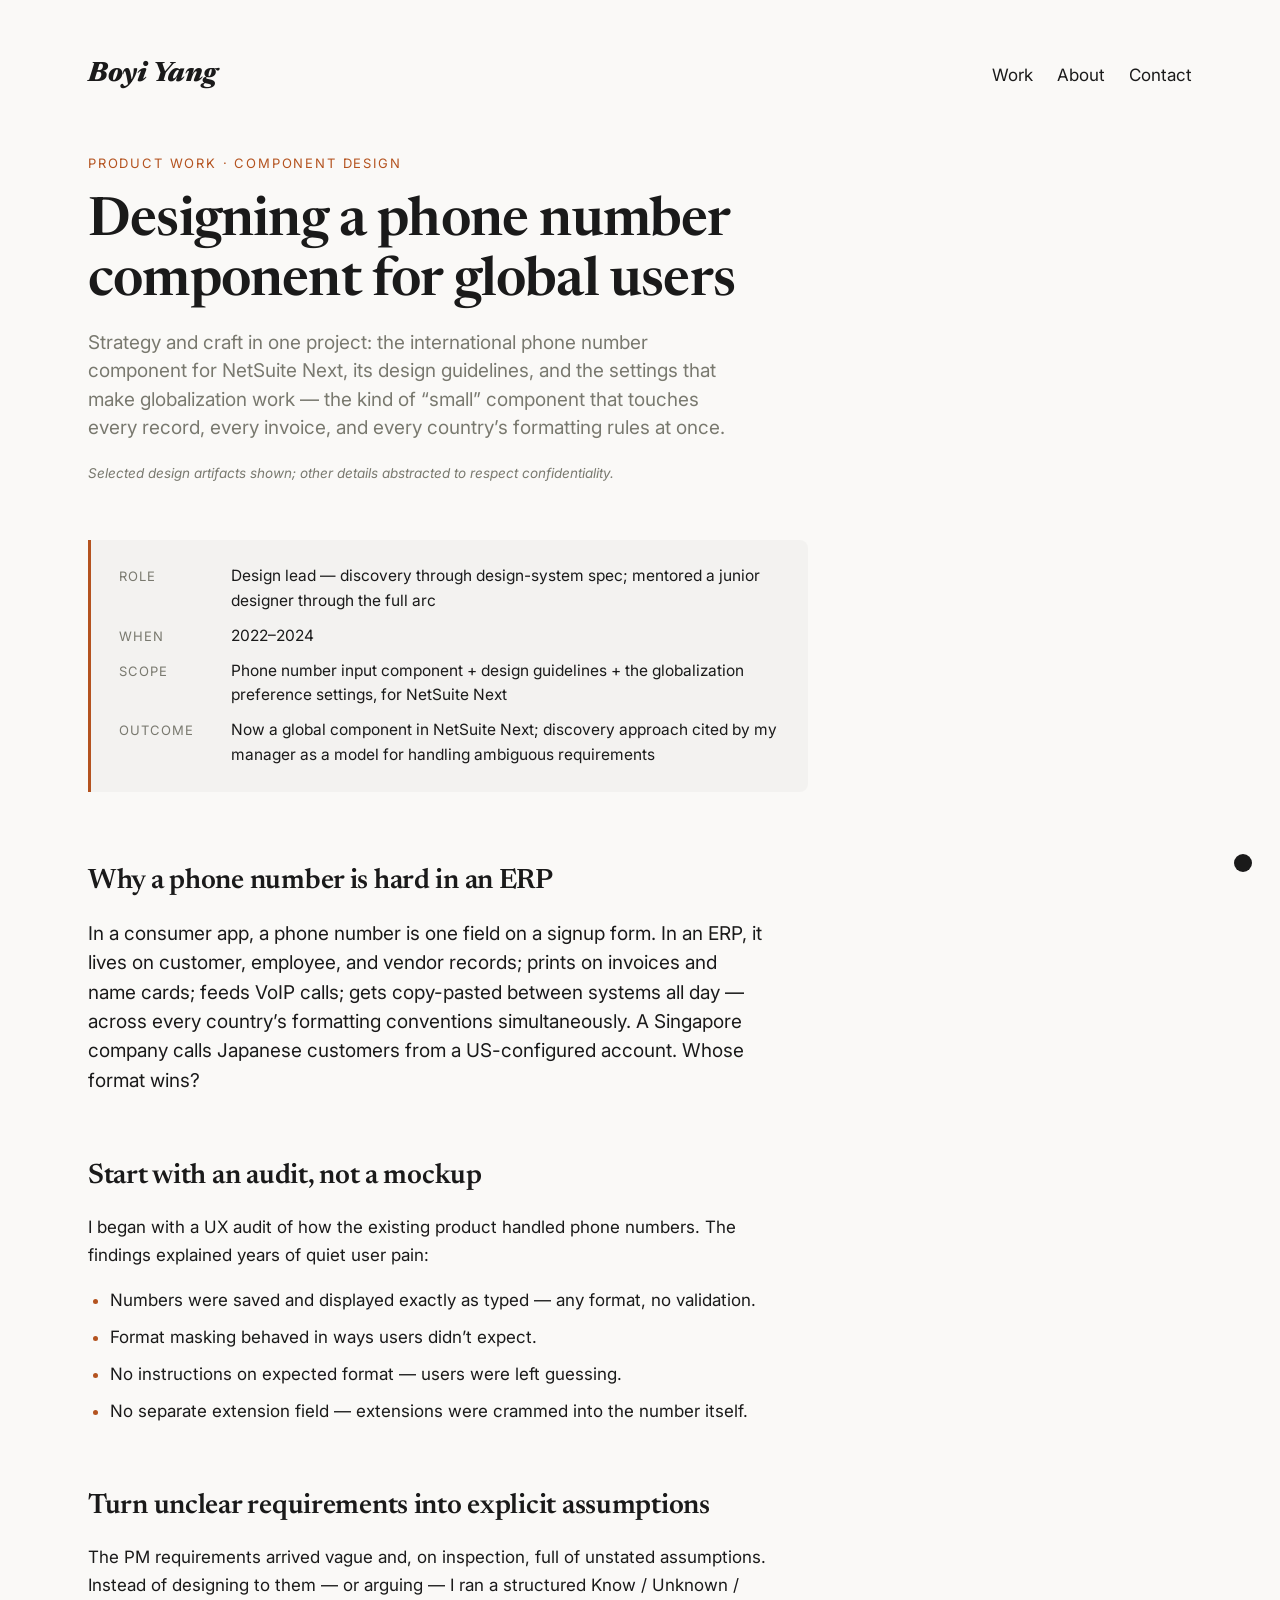
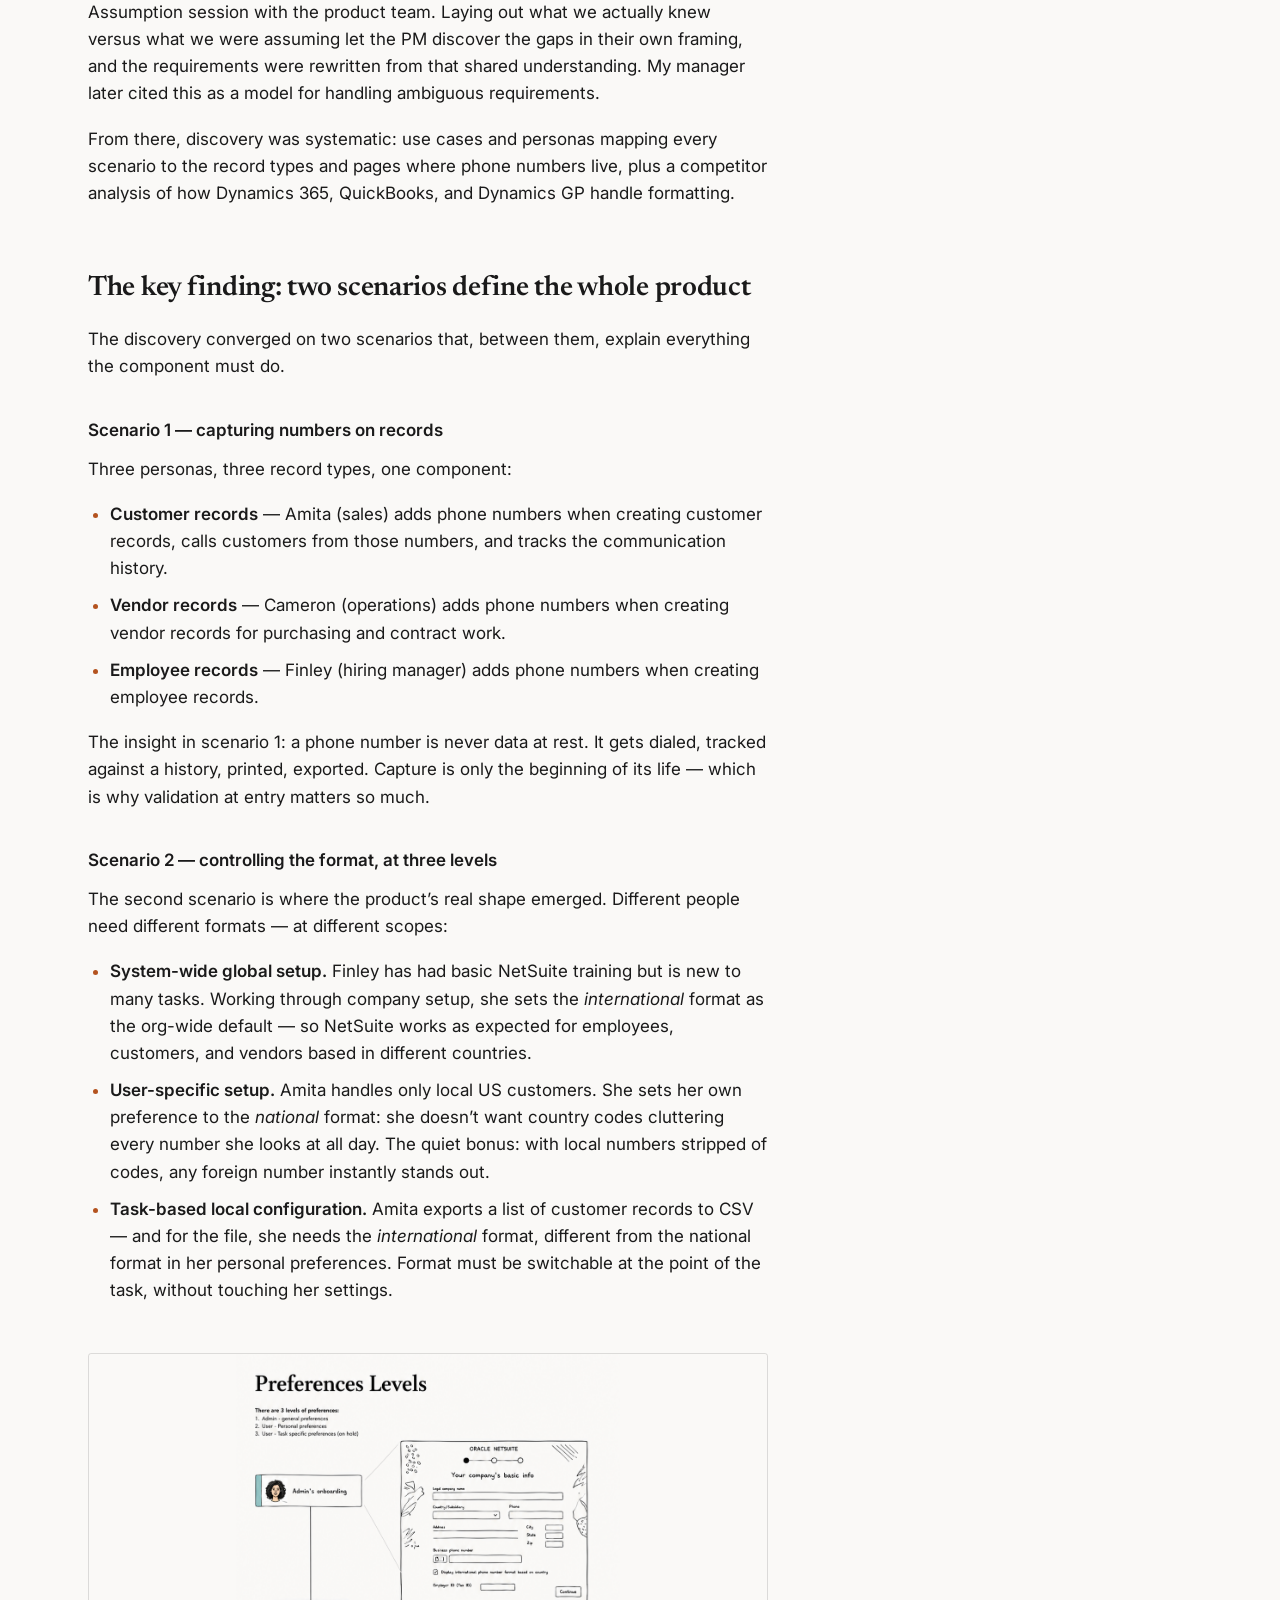
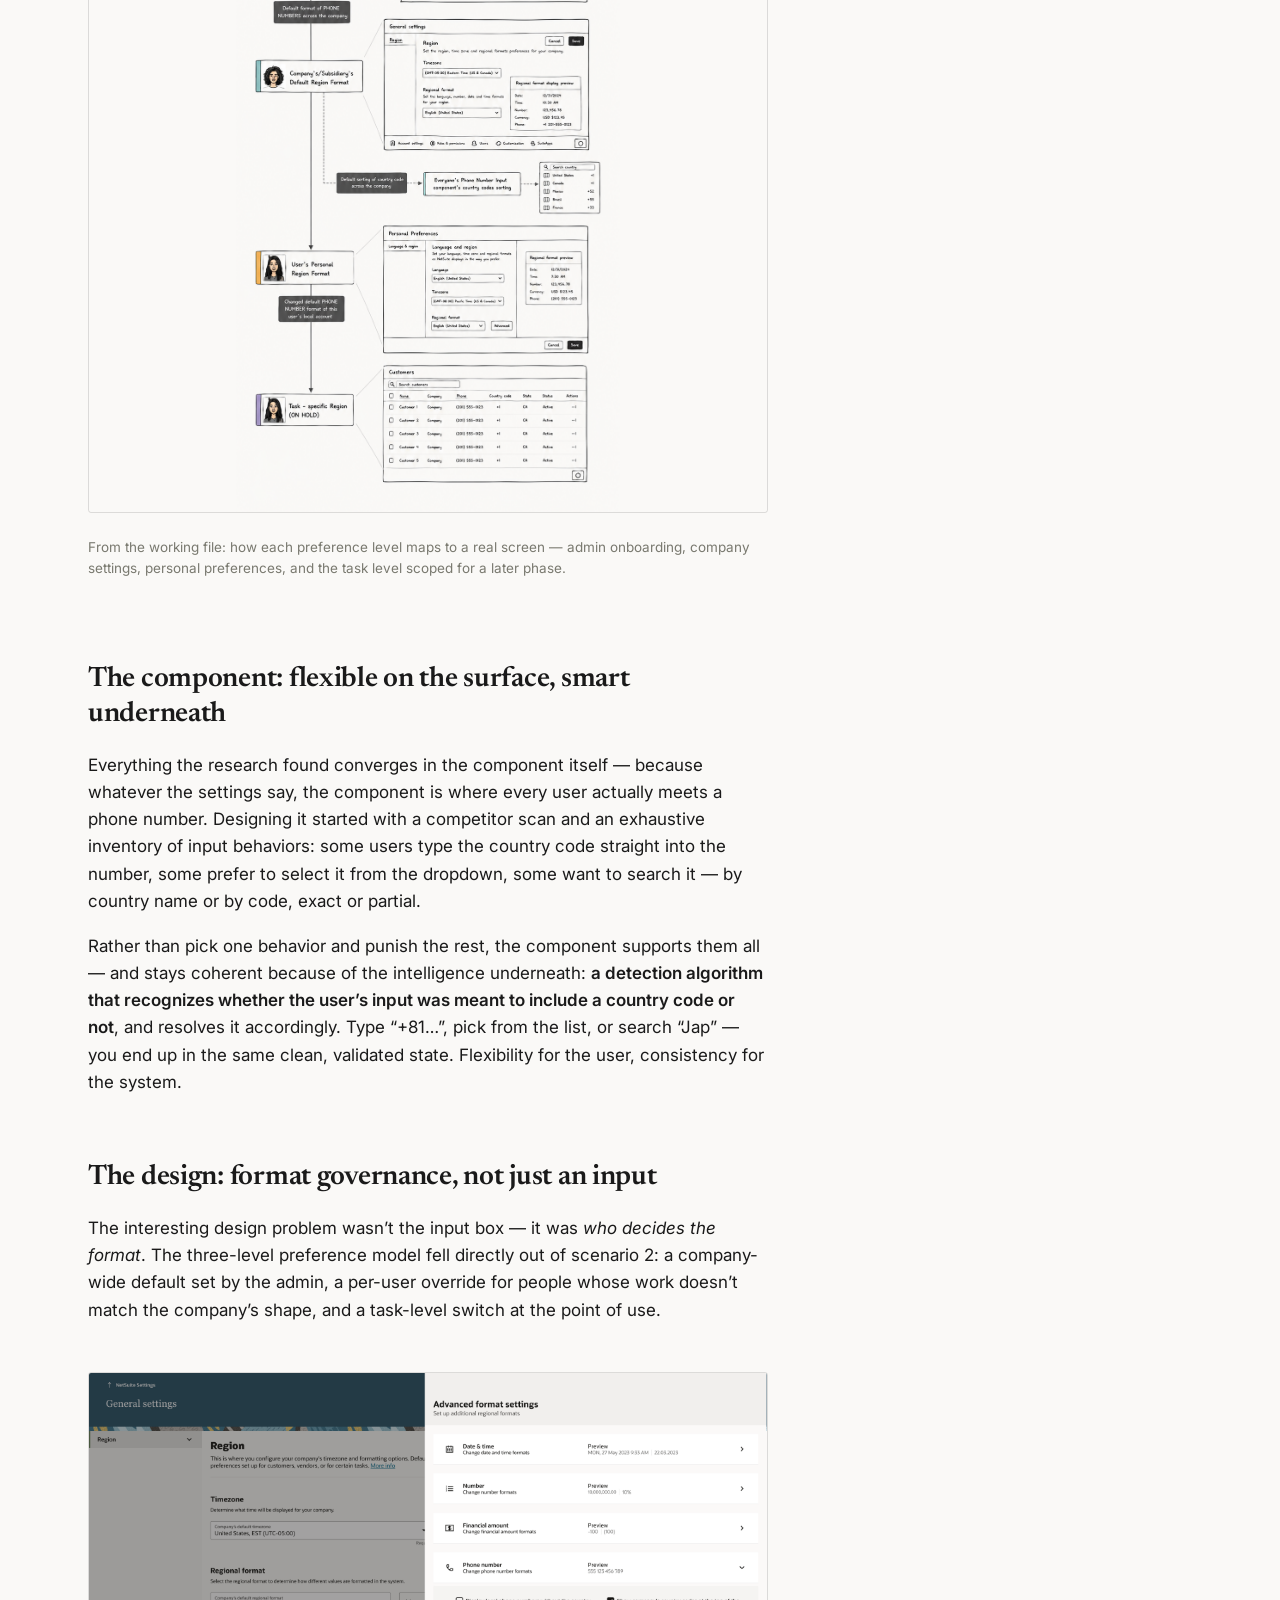
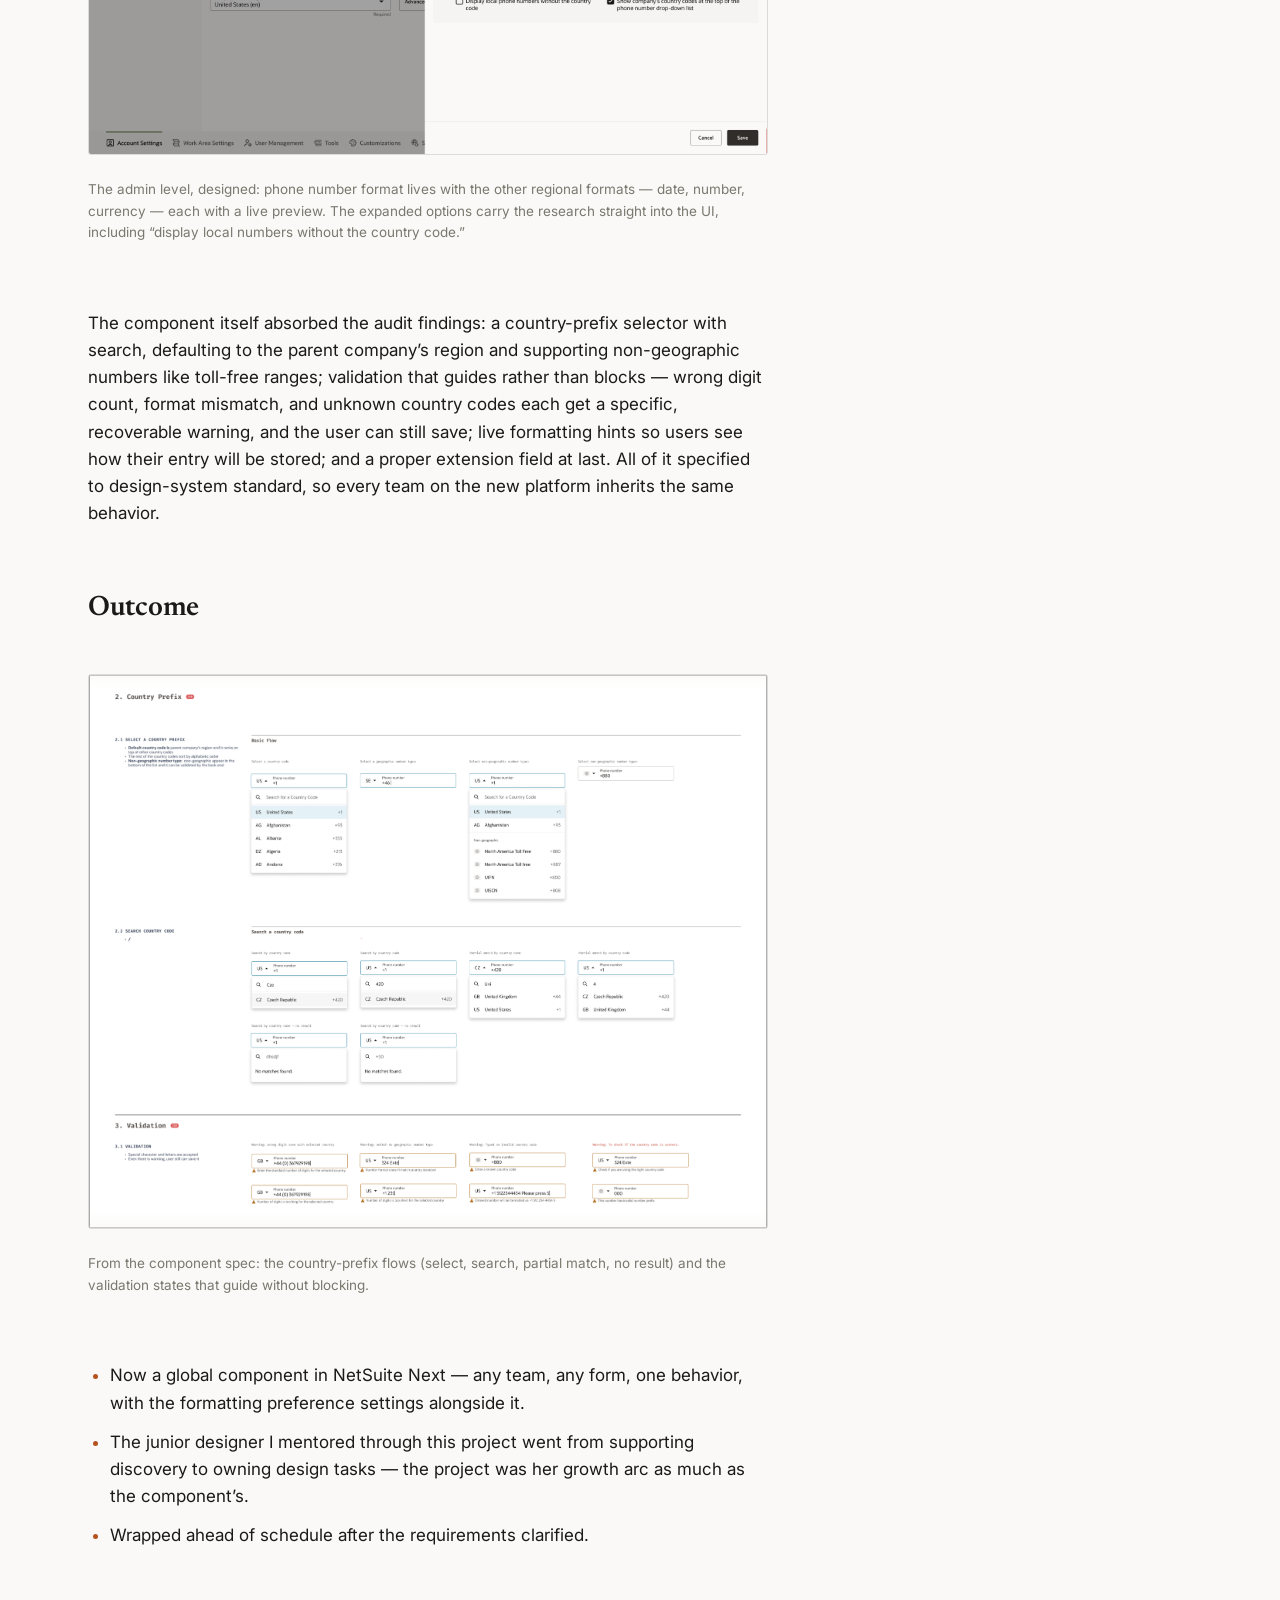
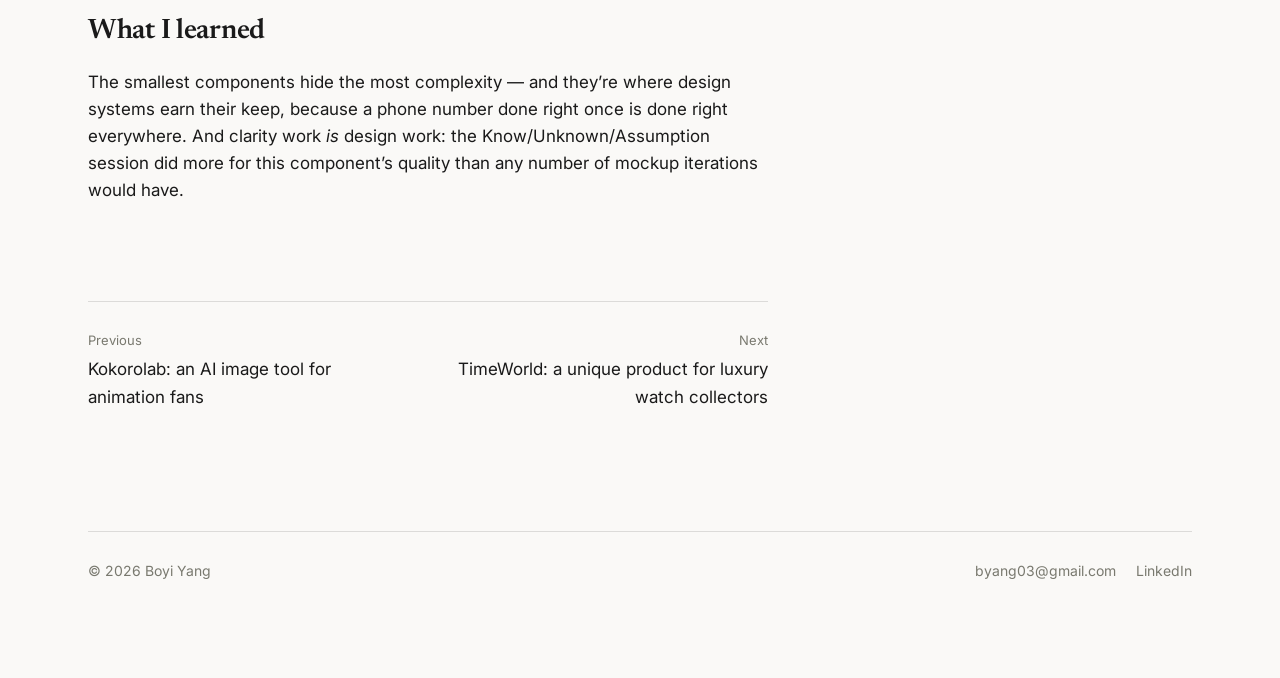
<file: case-phone.html>
<!DOCTYPE html>
<html lang="en">
<head>
  <meta charset="UTF-8">
  <meta name="viewport" content="width=device-width, initial-scale=1.0">
  <title>Designing a phone number component for global users — Boyi Yang</title>
  <meta name="description" content="Case study: designing NetSuite Next's international phone number component — discovery, assumption-testing with PMs, and design-system rigor.">
  <link rel="preconnect" href="https://fonts.googleapis.com">
  <link rel="preconnect" href="https://fonts.gstatic.com" crossorigin>
  <link href="https://fonts.googleapis.com/css2?family=Newsreader:ital,opsz,wght@0,6..72,400..700;1,6..72,400..700&family=Inter:wght@400;500;600&display=swap" rel="stylesheet">
  <link rel="stylesheet" href="style.css?v=20261101a">
  <script>
    (function () {
      const saved = localStorage.getItem('theme');
      if (saved) document.documentElement.dataset.theme = saved;
    })();
  </script>
</head>
<body>
  <main>
    <header class="site-header compact">
      <p class="logotype-small"><a href="index.html">Boyi Yang</a></p>
      <nav class="site-nav" aria-label="Site">
        <div class="nav-group">
          <a href="index.html#work">Work</a>
          <a href="about.html">About</a>
          <a href="about.html#contact">Contact</a>
        </div>
      </nav>
    </header>

    <div class="case-head">
      <p class="eyebrow">Product work · Component design</p>
      <h1>Designing a phone number component for global&nbsp;users</h1>
      <p class="sub">Strategy and craft in one project: the international
      phone number component for NetSuite Next, its design guidelines, and
      the settings that make globalization work — the kind of &ldquo;small&rdquo;
      component that touches every record, every invoice, and every
      country&rsquo;s formatting rules at once.</p>
      <p class="nda-note">Selected design artifacts shown; other details
      abstracted to respect confidentiality.</p>
    </div>

    <div class="tldr">
      <dl>
        <dt>Role</dt>
        <dd>Design lead — discovery through design-system spec; mentored a
        junior designer through the full arc</dd>
        <dt>When</dt>
        <dd>2022–2024</dd>
        <dt>Scope</dt>
        <dd>Phone number input component + design guidelines + the
        globalization preference settings, for NetSuite Next</dd>
        <dt>Outcome</dt>
        <dd>Now a global component in NetSuite Next; discovery approach cited
        by my manager as a model for handling ambiguous requirements</dd>
      </dl>
    </div>

    <article class="prose">
      <h2>Why a phone number is hard in an ERP</h2>
      <p class="lead">In a consumer app, a phone number is one field on a
      signup form. In an ERP, it lives on customer, employee, and vendor
      records; prints on invoices and name cards; feeds VoIP calls; gets
      copy-pasted between systems all day — across every country&rsquo;s
      formatting conventions simultaneously. A Singapore company calls
      Japanese customers from a US-configured account. Whose format wins?</p>

      <h2>Start with an audit, not a mockup</h2>
      <p>I began with a UX audit of how the existing product handled phone
      numbers. The findings explained years of quiet user pain:</p>
      <ul>
        <li>Numbers were saved and displayed exactly as typed — any format,
        no validation.</li>
        <li>Format masking behaved in ways users didn&rsquo;t expect.</li>
        <li>No instructions on expected format — users were left guessing.</li>
        <li>No separate extension field — extensions were crammed into the
        number itself.</li>
      </ul>

      <h2>Turn unclear requirements into explicit assumptions</h2>
      <p>The PM requirements arrived vague and, on inspection, full of
      unstated assumptions. Instead of designing to them — or arguing — I ran
      a structured Know / Unknown / Assumption session with the product team.
      Laying out what we actually knew versus what we were assuming let the
      PM discover the gaps in their own framing, and the requirements were
      rewritten from that shared understanding. My manager later cited this
      as a model for handling ambiguous requirements.</p>
      <p>From there, discovery was systematic: use cases and personas mapping
      every scenario to the record types and pages where phone numbers live,
      plus a competitor analysis of how Dynamics 365, QuickBooks, and
      Dynamics GP handle formatting.</p>

      <h2>The key finding: two scenarios define the whole product</h2>
      <p>The discovery converged on two scenarios that, between them, explain
      everything the component must do.</p>

      <h3>Scenario 1 — capturing numbers on records</h3>
      <p>Three personas, three record types, one component:</p>
      <ul>
        <li><strong>Customer records</strong> — Amita (sales) adds phone
        numbers when creating customer records, calls customers from those
        numbers, and tracks the communication history.</li>
        <li><strong>Vendor records</strong> — Cameron (operations) adds phone
        numbers when creating vendor records for purchasing and contract
        work.</li>
        <li><strong>Employee records</strong> — Finley (hiring manager) adds
        phone numbers when creating employee records.</li>
      </ul>
      <p>The insight in scenario 1: a phone number is never data at rest. It
      gets dialed, tracked against a history, printed, exported. Capture is
      only the beginning of its life — which is why validation at entry
      matters so much.</p>

      <h3>Scenario 2 — controlling the format, at three levels</h3>
      <p>The second scenario is where the product&rsquo;s real shape emerged.
      Different people need different formats — at different scopes:</p>
      <ul>
        <li><strong>System-wide global setup.</strong> Finley has had basic
        NetSuite training but is new to many tasks. Working through company
        setup, she sets the <em>international</em> format as the org-wide
        default — so NetSuite works as expected for employees, customers,
        and vendors based in different countries.</li>
        <li><strong>User-specific setup.</strong> Amita handles only local US
        customers. She sets her own preference to the <em>national</em>
        format: she doesn&rsquo;t want country codes cluttering every number she
        looks at all day. The quiet bonus: with local numbers stripped of
        codes, any foreign number instantly stands out.</li>
        <li><strong>Task-based local configuration.</strong> Amita exports a
        list of customer records to CSV — and for the file, she needs the
        <em>international</em> format, different from the national format in
        her personal preferences. Format must be switchable at the point of
        the task, without touching her settings.</li>
      </ul>

      <div class="figure zoom">
        <img src="media/Phone%20number/phone-preference-levels.png" alt="Preferences Levels flow from the working file: the admin's onboarding sets the company-wide phone number format, flowing into the company or subsidiary's default region format and everyone's phone number component country-code sorting, then the user's personal region format, and finally task-specific settings marked on hold — each level illustrated with sketched NetSuite screens and personas.">
        <p class="figcap">From the working file: how each preference level
        maps to a real screen — admin onboarding, company settings, personal
        preferences, and the task level scoped for a later phase.</p>
      </div>

      <h2>The component: flexible on the surface, smart underneath</h2>
      <p>Everything the research found converges in the component itself —
      because whatever the settings say, the component is where every user
      actually meets a phone number. Designing it started with a competitor
      scan and an exhaustive inventory of input behaviors: some users type
      the country code straight into the number, some prefer to select it
      from the dropdown, some want to search it — by country name or by
      code, exact or partial.</p>
      <p>Rather than pick one behavior and punish the rest, the component
      supports them all — and stays coherent because of the intelligence
      underneath: <strong>a detection algorithm that recognizes whether the
      user&rsquo;s input was meant to include a country code or not</strong>, and
      resolves it accordingly. Type &ldquo;+81&hellip;&rdquo;, pick from the list, or
      search &ldquo;Jap&rdquo; — you end up in the same clean, validated state.
      Flexibility for the user, consistency for the system.</p>

      <h2>The design: format governance, not just an input</h2>
      <p>The interesting design problem wasn&rsquo;t the input box — it was
      <em>who decides the format</em>. The three-level preference model fell
      directly out of scenario 2: a company-wide default set by the admin, a
      per-user override for people whose work doesn&rsquo;t match the company&rsquo;s
      shape, and a task-level switch at the point of use.</p>
      <div class="figure zoom">
        <img src="media/Phone%20number/phone-admin-settings.png" alt="Admin settings mockup: the General Settings Region page with an Advanced Format Settings panel where phone number formats sit alongside date and time, number, and financial amount formats, each with a live preview — the phone number row expanded to show options like displaying local numbers without the country code and showing the company's country codes at the top of the drop-down list.">
        <p class="figcap">The admin level, designed: phone number format
        lives with the other regional formats — date, number, currency —
        each with a live preview. The expanded options carry the research
        straight into the UI, including &ldquo;display local numbers without the
        country code.&rdquo;</p>
      </div>

      <p>The component itself absorbed the audit findings: a country-prefix
      selector with search, defaulting to the parent company&rsquo;s region and
      supporting non-geographic numbers like toll-free ranges; validation
      that guides rather than blocks — wrong digit count, format mismatch,
      and unknown country codes each get a specific, recoverable warning,
      and the user can still save; live formatting hints so users see how
      their entry will be stored; and a proper extension field at last. All
      of it specified to design-system standard, so every team on the new
      platform inherits the same behavior.</p>

      <h2>Outcome</h2>
      <div class="figure zoom">
        <img src="media/Phone%20number/phone-component-design.png" alt="Phone number component design spec: the country prefix section showing the selector with search, geographic and non-geographic number types like North America Toll Free and UIFN, search by country name or code with partial matching and no-result states — and the validation section showing warning states for wrong digit counts, format mismatches, invalid country codes, and live formatting hints.">
        <p class="figcap">From the component spec: the country-prefix flows
        (select, search, partial match, no result) and the validation states
        that guide without blocking.</p>
      </div>
      <ul class="outcomes">
        <li>Now a global component in NetSuite Next — any team, any form,
        one behavior, with the formatting preference settings alongside
        it.</li>
        <li>The junior designer I mentored through this project went from
        supporting discovery to owning design tasks — the project was her
        growth arc as much as the component&rsquo;s.</li>
        <li>Wrapped ahead of schedule after the requirements clarified.</li>
      </ul>

      <h2>What I learned</h2>
      <p>The smallest components hide the most complexity — and they&rsquo;re
      where design systems earn their keep, because a phone number done right
      once is done right everywhere. And clarity work <em>is</em> design work:
      the Know/Unknown/Assumption session did more for this component&rsquo;s
      quality than any number of mockup iterations would have.</p>
    </article>

    <nav class="case-nav" aria-label="Case studies">
      <a href="case-kokorolab.html"><span class="dir">Previous</span>Kokorolab: an AI image tool for animation fans</a>
      <a class="next" href="case-timeworld.html"><span class="dir">Next</span>TimeWorld: a unique product for luxury watch collectors</a>
    </nav>

    <footer class="site-footer">
      <p>© <span id="year"></span> Boyi Yang</p>
      <div class="foot-links">
        <a href="mailto:byang03@gmail.com">byang03@gmail.com</a>
        <a href="https://www.linkedin.com/in/yangboyi/" target="_blank" rel="noopener">LinkedIn</a>
      </div>
    </footer>
  </main>

  <button class="theme-toggle" aria-label="Toggle dark mode" title="Toggle theme"></button>
  <script src="script.js?v=20261101a"></script>
</body>
</html>
</file>
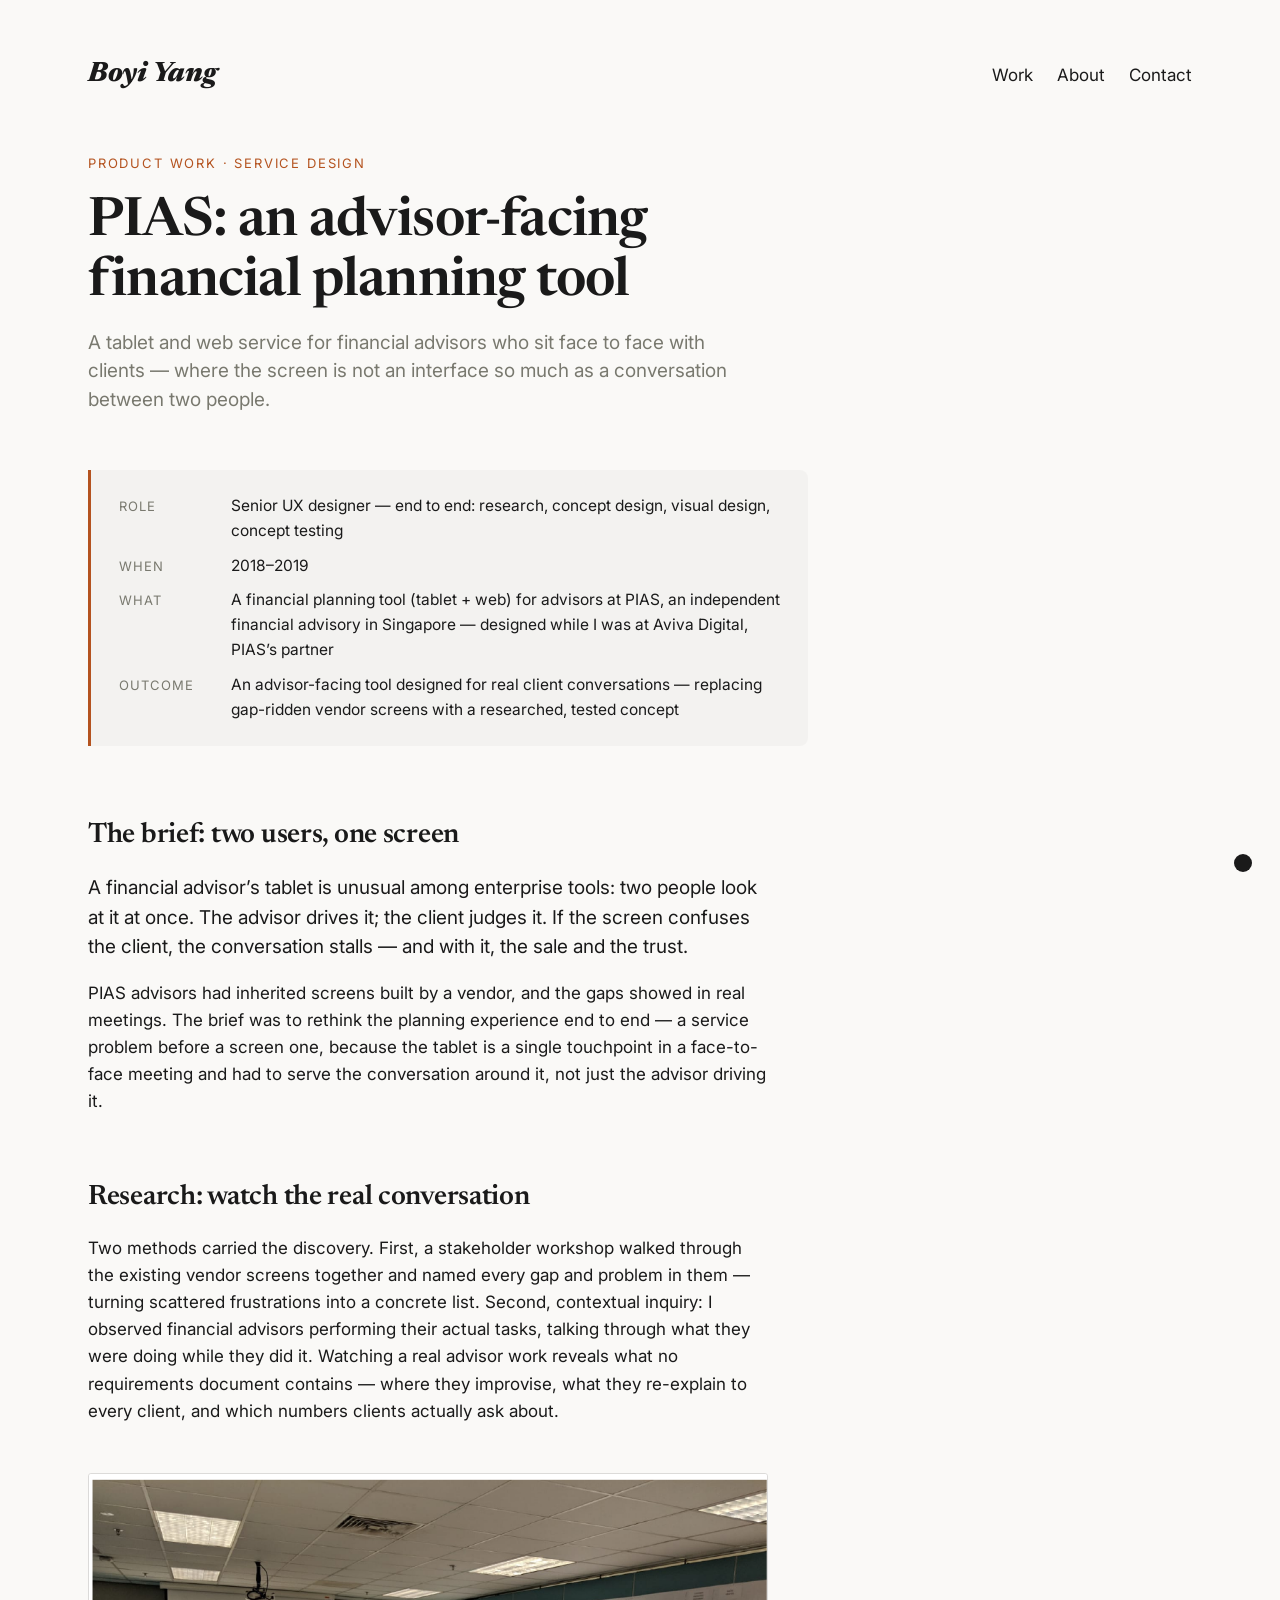
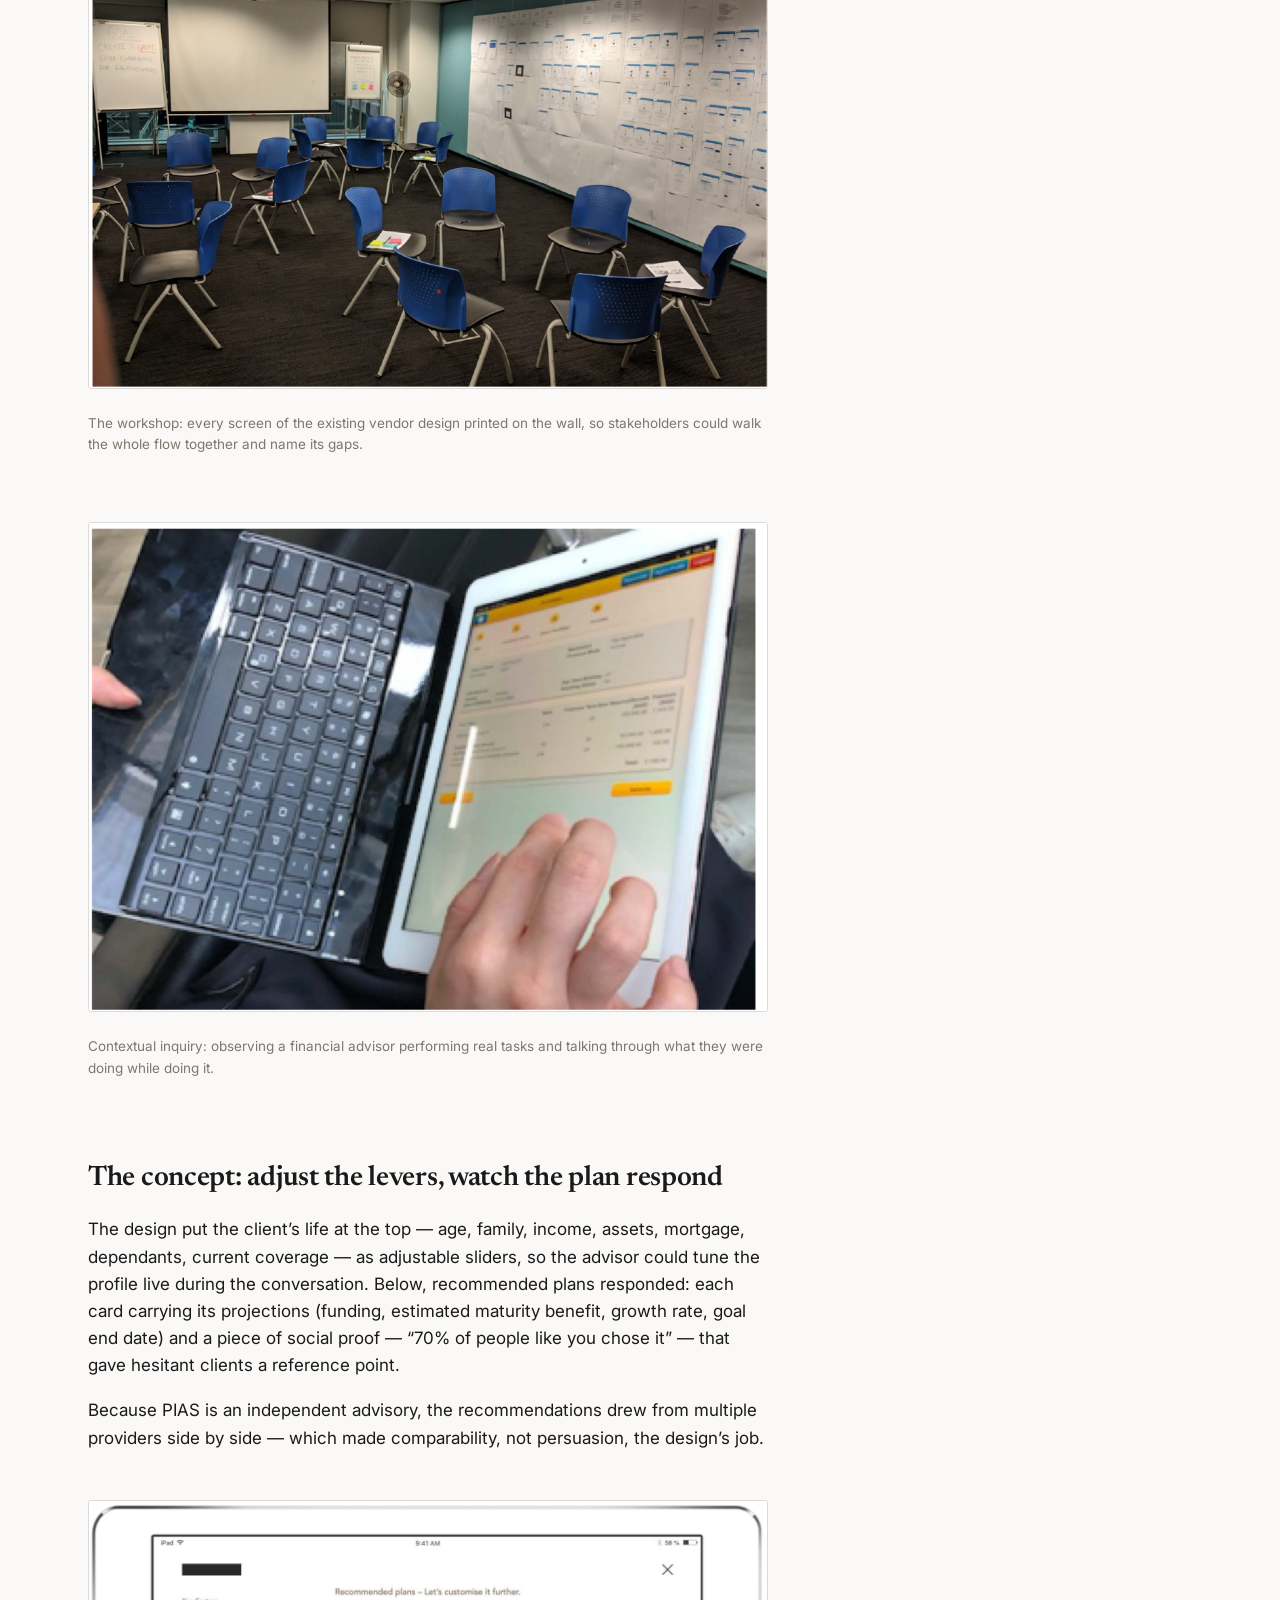
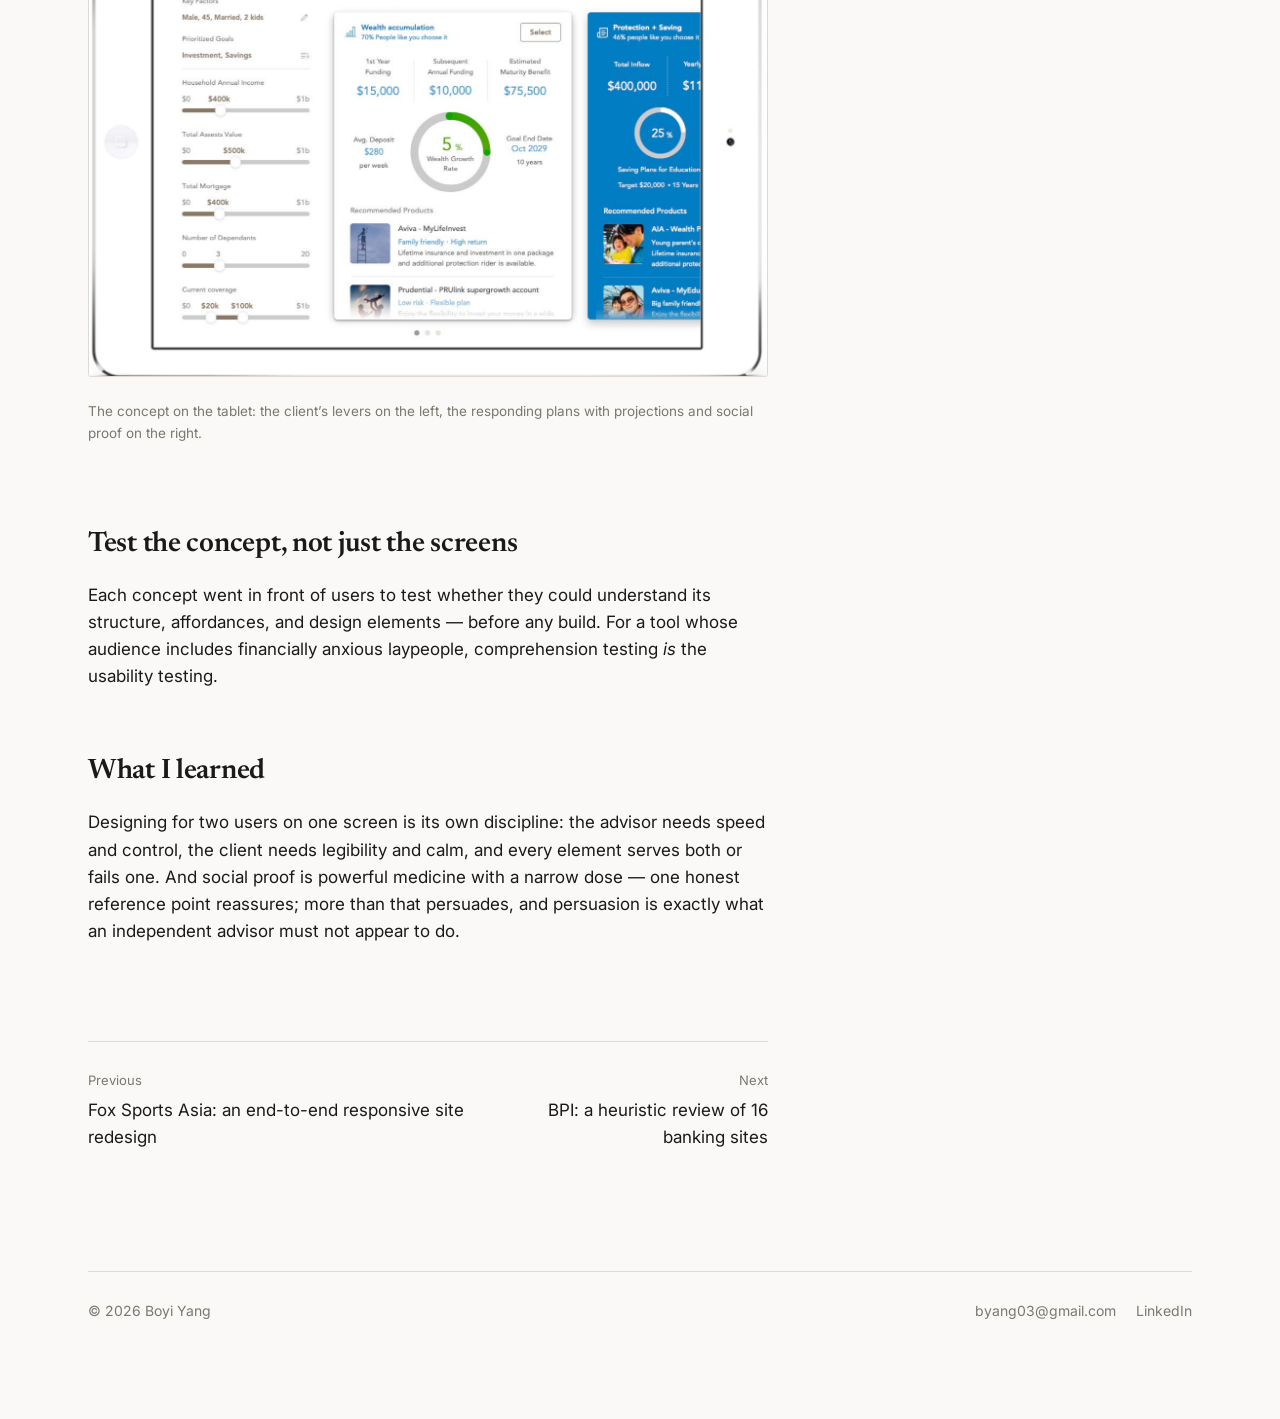
<file: case-pias.html>
<!DOCTYPE html>
<html lang="en">
<head>
  <meta charset="UTF-8">
  <meta name="viewport" content="width=device-width, initial-scale=1.0">
  <title>PIAS: an advisor-facing financial planning tool — Boyi Yang</title>
  <meta name="description" content="Case study: designing a tablet and web financial planning service for PIAS advisors — contextual inquiry, concept design with social proof, and concept testing.">
  <link rel="preconnect" href="https://fonts.googleapis.com">
  <link rel="preconnect" href="https://fonts.gstatic.com" crossorigin>
  <link href="https://fonts.googleapis.com/css2?family=Newsreader:ital,opsz,wght@0,6..72,400..700;1,6..72,400..700&family=Inter:wght@400;500;600&display=swap" rel="stylesheet">
  <link rel="stylesheet" href="style.css?v=20261101a">
  <script>
    (function () {
      const saved = localStorage.getItem('theme');
      if (saved) document.documentElement.dataset.theme = saved;
    })();
  </script>
</head>
<body>
  <main>
    <header class="site-header compact">
      <p class="logotype-small"><a href="index.html">Boyi Yang</a></p>
      <nav class="site-nav" aria-label="Site">
        <div class="nav-group">
          <a href="index.html#work">Work</a>
          <a href="about.html">About</a>
          <a href="about.html#contact">Contact</a>
        </div>
      </nav>
    </header>

    <div class="case-head">
      <p class="eyebrow">Product work · Service design</p>
      <h1>PIAS: an advisor-facing financial planning&nbsp;tool</h1>
      <p class="sub">A tablet and web service for financial advisors who sit
      face to face with clients — where the screen is not an interface so
      much as a conversation between two people.</p>
    </div>

    <div class="tldr">
      <dl>
        <dt>Role</dt>
        <dd>Senior UX designer — end to end: research, concept design,
        visual design, concept testing</dd>
        <dt>When</dt>
        <dd>2018–2019</dd>
        <dt>What</dt>
        <dd>A financial planning tool (tablet + web) for advisors at PIAS,
        an independent financial advisory in Singapore — designed while I
        was at Aviva Digital, PIAS&rsquo;s partner</dd>
        <dt>Outcome</dt>
        <dd>An advisor-facing tool designed for real client conversations —
        replacing gap-ridden vendor screens with a researched, tested
        concept</dd>
      </dl>
    </div>

    <article class="prose">
      <h2>The brief: two users, one screen</h2>
      <p class="lead">A financial advisor&rsquo;s tablet is unusual among
      enterprise tools: two people look at it at once. The advisor drives
      it; the client judges it. If the screen confuses the client, the
      conversation stalls — and with it, the sale and the trust.</p>
      <p>PIAS advisors had inherited screens built by a vendor, and the gaps
      showed in real meetings. The brief was to rethink the planning
      experience end to end &mdash; a service problem before a screen one,
      because the tablet is a single touchpoint in a face-to-face meeting
      and had to serve the conversation around it, not just the advisor
      driving it.</p>

      <h2>Research: watch the real conversation</h2>
      <p>Two methods carried the discovery. First, a stakeholder workshop
      walked through the existing vendor screens together and named every
      gap and problem in them — turning scattered frustrations into a
      concrete list. Second, contextual inquiry: I observed financial
      advisors performing their actual tasks, talking through what they were
      doing while they did it. Watching a real advisor work reveals what no
      requirements document contains — where they improvise, what they
      re-explain to every client, and which numbers clients actually ask
      about.</p>

      <div class="figure zoom">
        <img src="media/PIAS/pias-workshop.png" alt="The workshop room: a wall covered with printouts of the existing vendor's screens, arranged for the stakeholders to walk through together and mark gaps and problems, with chairs set in an open circle.">
        <p class="figcap">The workshop: every screen of the existing vendor
        design printed on the wall, so stakeholders could walk the whole
        flow together and name its gaps.</p>
      </div>

      <div class="figure zoom">
        <img src="media/PIAS/pias-contextual-inquiry.png" alt="Contextual inquiry: a close-up of a financial advisor's hands working on a tablet with a keyboard, using the real planning tool during an observed session.">
        <p class="figcap">Contextual inquiry: observing a financial advisor
        performing real tasks and talking through what they were doing while
        doing it.</p>
      </div>

      <h2>The concept: adjust the levers, watch the plan respond</h2>
      <p>The design put the client&rsquo;s life at the top — age, family, income,
      assets, mortgage, dependants, current coverage — as adjustable
      sliders, so the advisor could tune the profile live during the
      conversation. Below, recommended plans responded: each card carrying
      its projections (funding, estimated maturity benefit, growth rate,
      goal end date) and a piece of social proof — &ldquo;70% of people like you
      chose it&rdquo; — that gave hesitant clients a reference point.</p>
      <p>Because PIAS is an independent advisory, the recommendations drew
      from multiple providers side by side — which made comparability, not
      persuasion, the design&rsquo;s job.</p>

      <div class="figure zoom">
        <img src="media/PIAS/pias-concept.png" alt="Concept design on an iPad: a financial planning screen with the client's key factors as sliders on the left — household annual income, total assets value, total mortgage, number of dependants, current coverage — and recommended plan cards on the right, each showing funding amounts, estimated maturity benefit, wealth growth rate, goal end date, social proof like '70% of people like you chose it', and recommended products from multiple providers.">
        <p class="figcap">The concept on the tablet: the client&rsquo;s levers on
        the left, the responding plans with projections and social proof on
        the right.</p>
      </div>

      <h2>Test the concept, not just the screens</h2>
      <p>Each concept went in front of users to test whether they could
      understand its structure, affordances, and design elements — before
      any build. For a tool whose audience includes financially anxious
      laypeople, comprehension testing <em>is</em> the usability testing.</p>

      <h2>What I learned</h2>
      <p>Designing for two users on one screen is its own discipline: the
      advisor needs speed and control, the client needs legibility and
      calm, and every element serves both or fails one. And social proof is
      powerful medicine with a narrow dose — one honest reference point
      reassures; more than that persuades, and persuasion is exactly what an
      independent advisor must not appear to do.</p>
    </article>

    <nav class="case-nav" aria-label="Case studies">
      <a href="case-foxsports.html"><span class="dir">Previous</span>Fox Sports Asia: an end-to-end responsive site redesign</a>
      <a class="next" href="case-bpi.html"><span class="dir">Next</span>BPI: a heuristic review of 16 banking sites</a>
    </nav>

    <footer class="site-footer">
      <p>© <span id="year"></span> Boyi Yang</p>
      <div class="foot-links">
        <a href="mailto:byang03@gmail.com">byang03@gmail.com</a>
        <a href="https://www.linkedin.com/in/yangboyi/" target="_blank" rel="noopener">LinkedIn</a>
      </div>
    </footer>
  </main>

  <button class="theme-toggle" aria-label="Toggle dark mode" title="Toggle theme"></button>
  <script src="script.js?v=20261101a"></script>
</body>
</html>
</file>
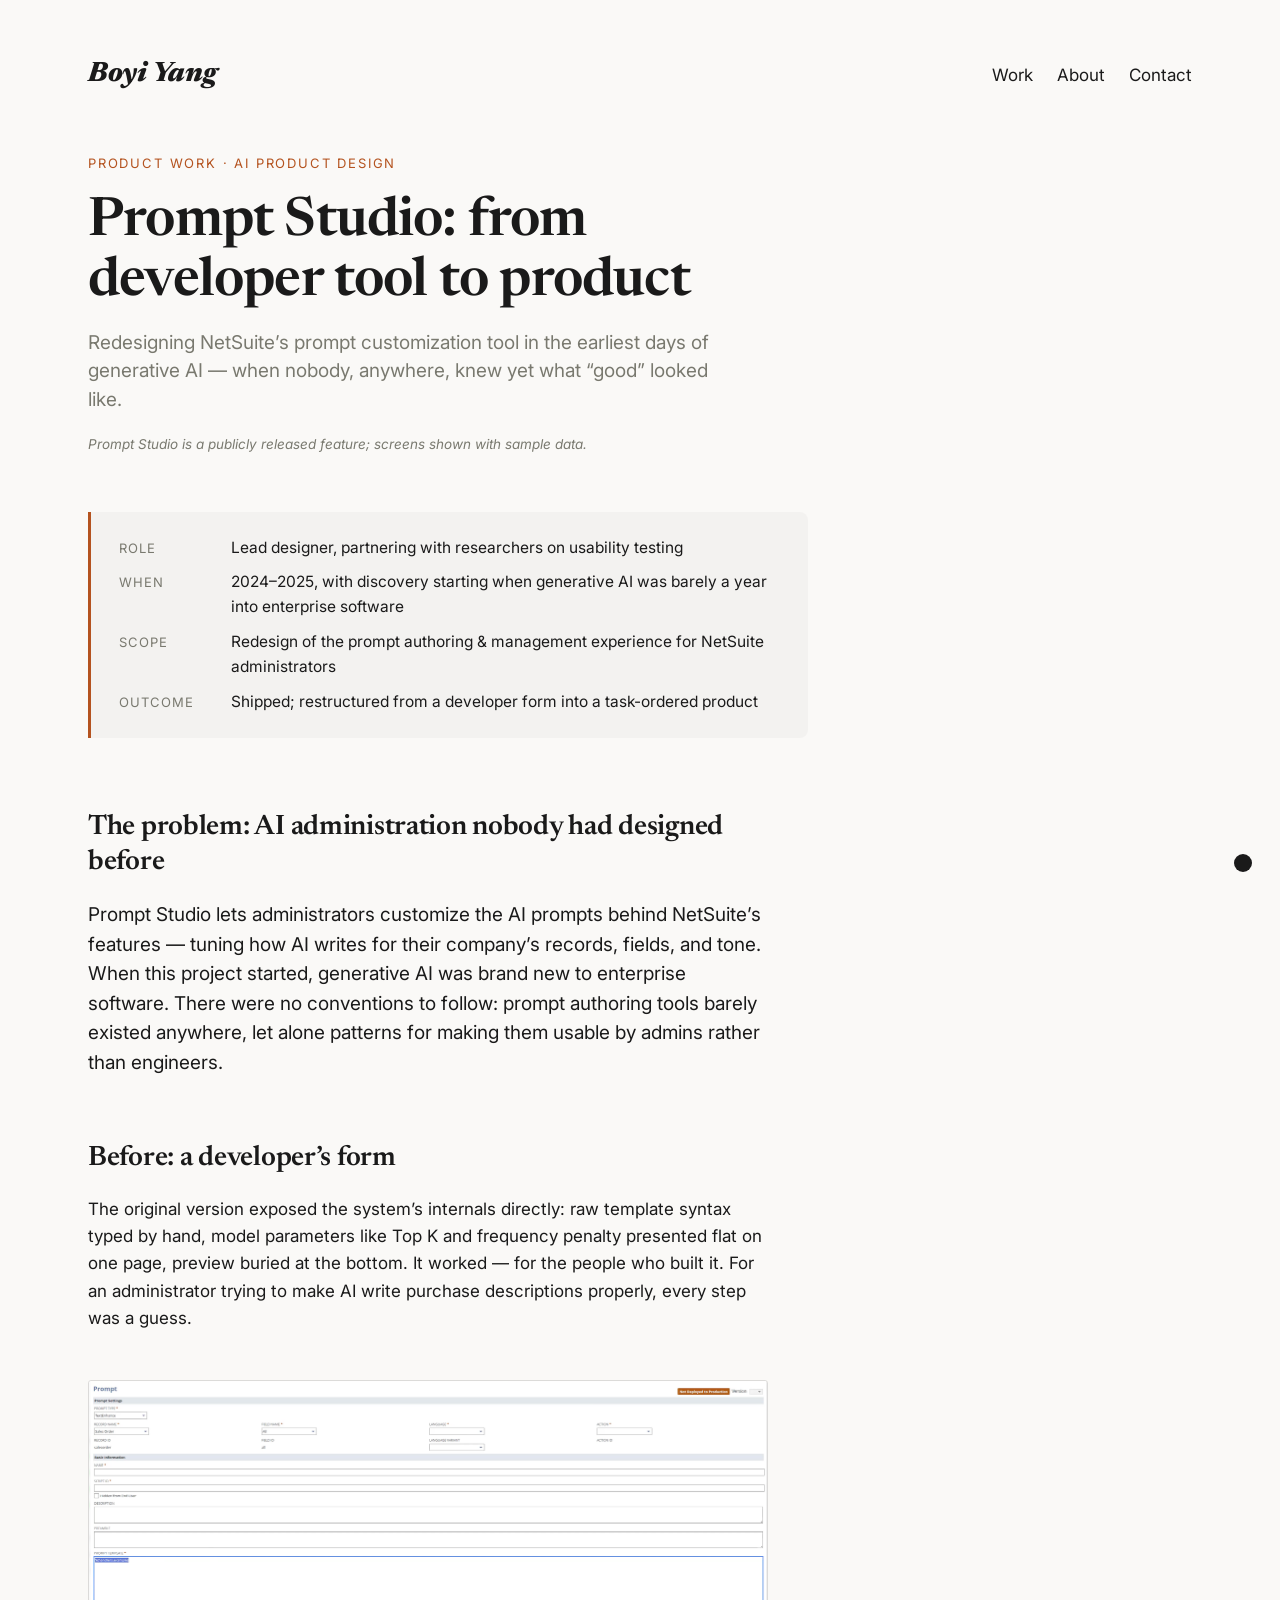
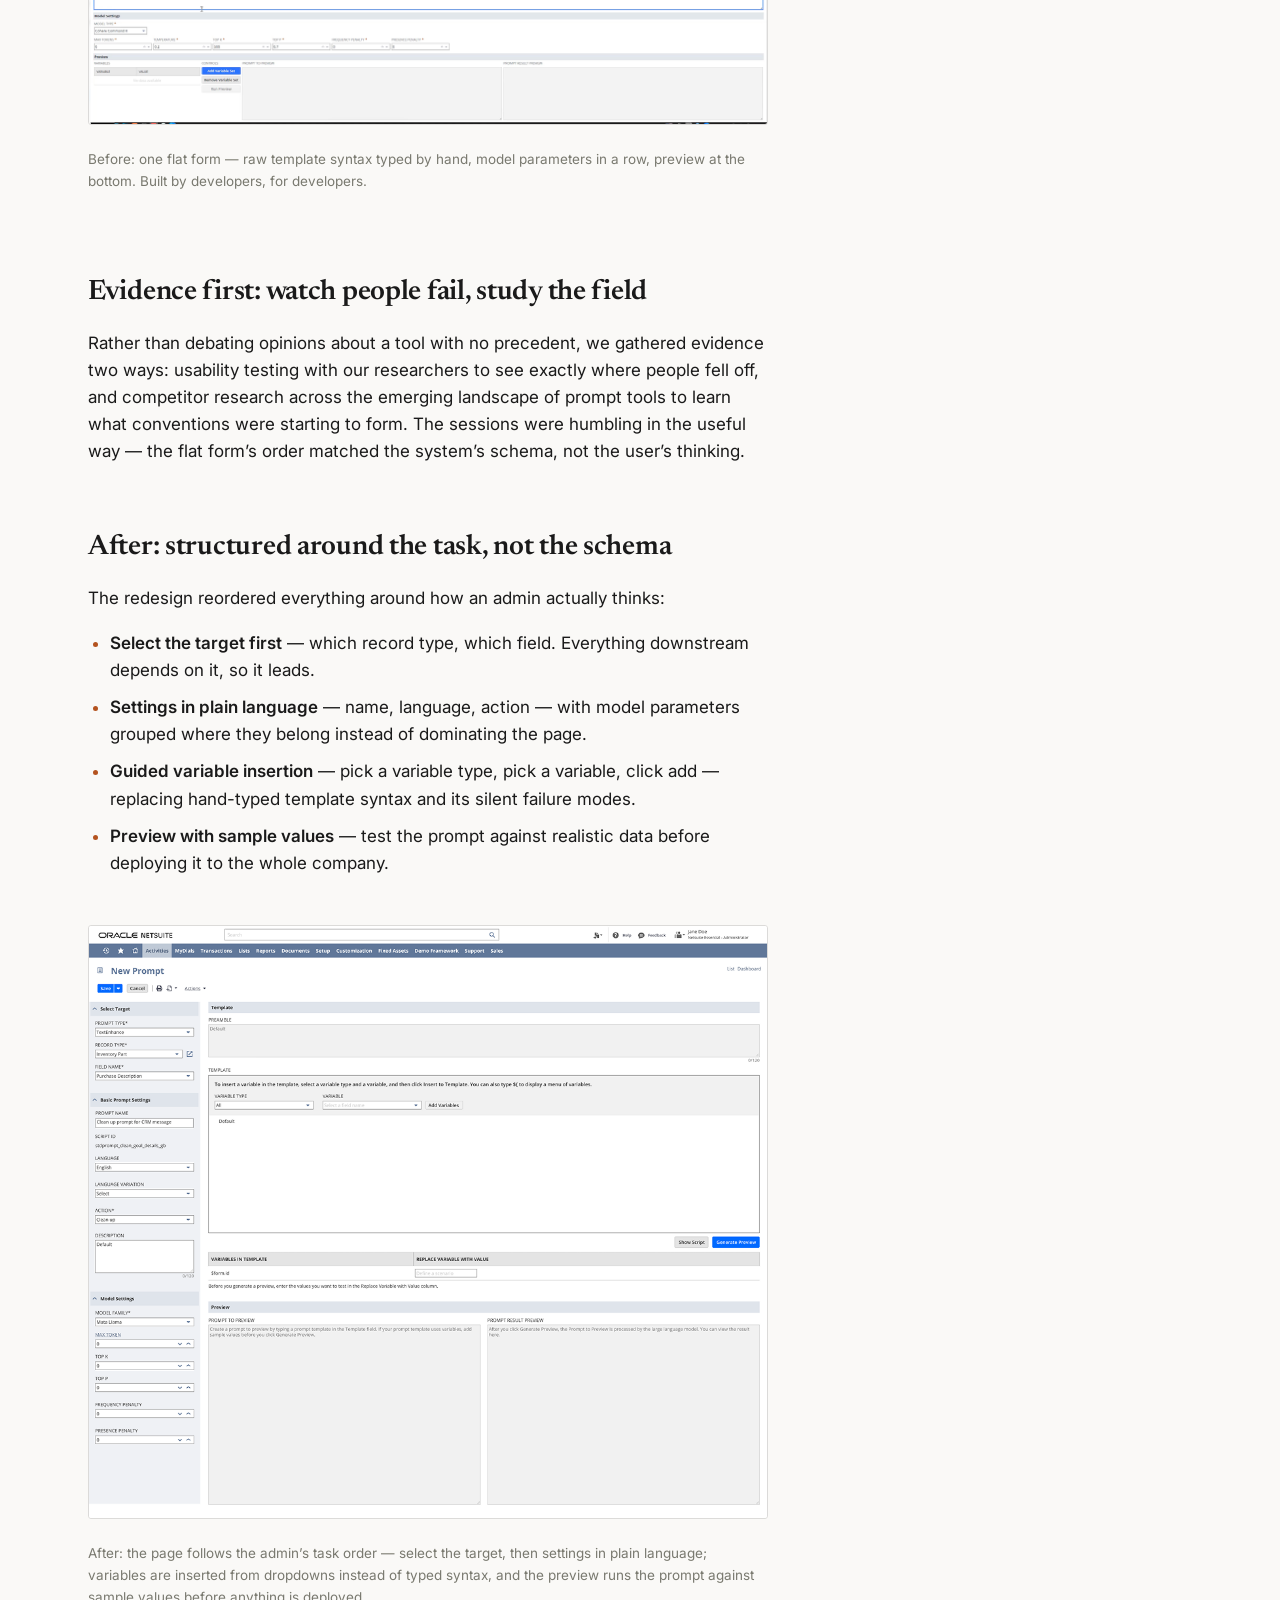
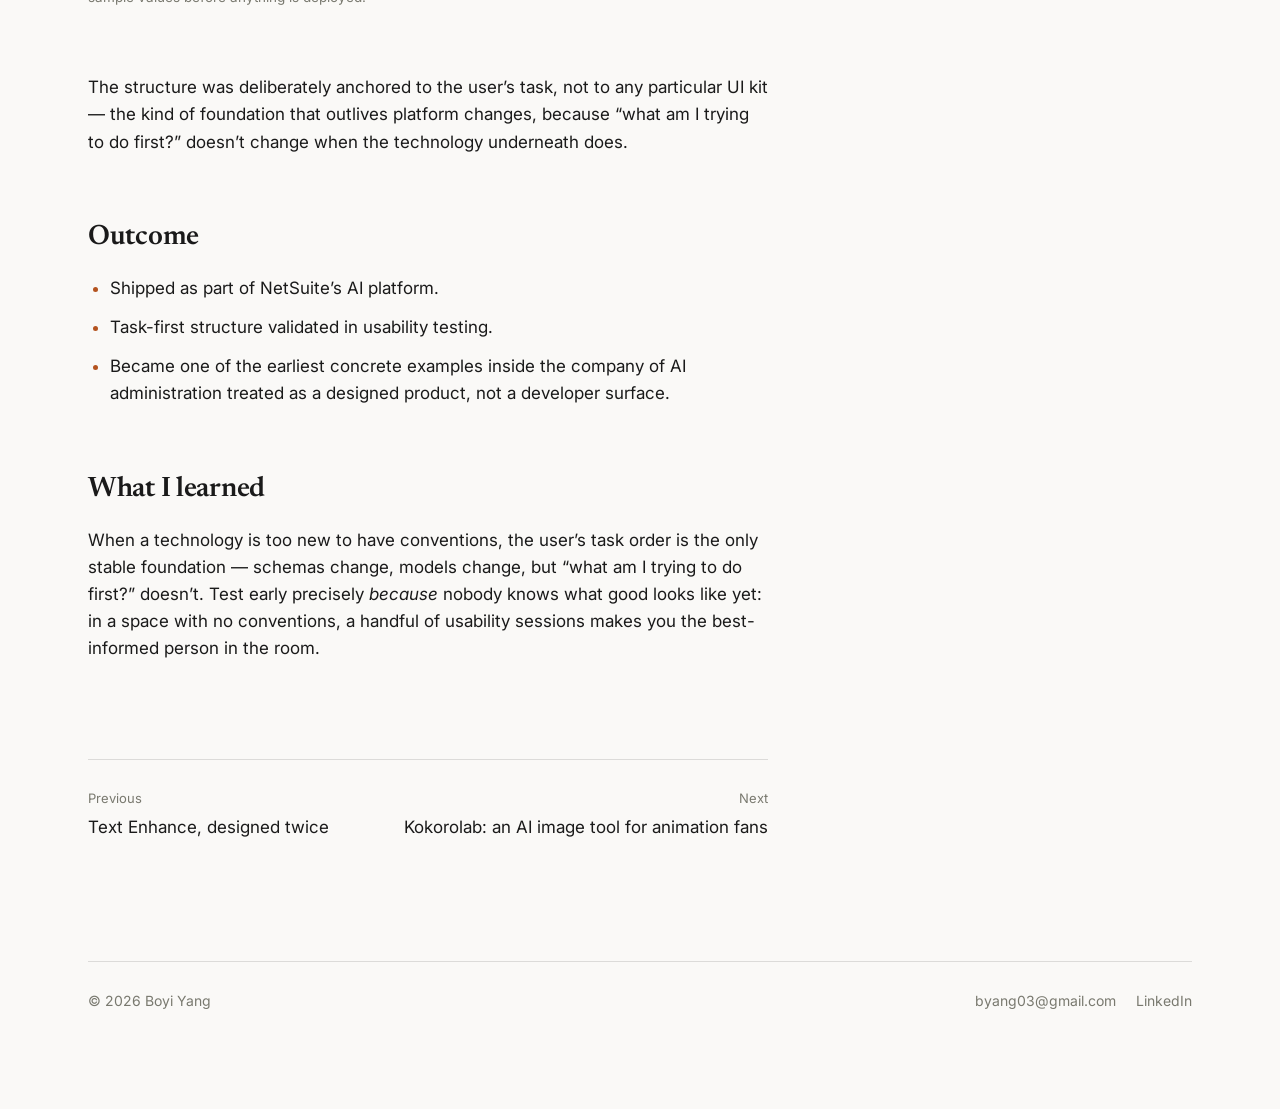
<file: case-prompt-studio.html>
<!DOCTYPE html>
<html lang="en">
<head>
  <meta charset="UTF-8">
  <meta name="viewport" content="width=device-width, initial-scale=1.0">
  <title>Prompt Studio: from developer tool to product — Boyi Yang</title>
  <meta name="description" content="Case study: redesigning NetSuite's prompt customization tool in the earliest days of generative AI, guided by usability testing.">
  <link rel="preconnect" href="https://fonts.googleapis.com">
  <link rel="preconnect" href="https://fonts.gstatic.com" crossorigin>
  <link href="https://fonts.googleapis.com/css2?family=Newsreader:ital,opsz,wght@0,6..72,400..700;1,6..72,400..700&family=Inter:wght@400;500;600&display=swap" rel="stylesheet">
  <link rel="stylesheet" href="style.css?v=20261101a">
  <script>
    (function () {
      const saved = localStorage.getItem('theme');
      if (saved) document.documentElement.dataset.theme = saved;
    })();
  </script>
</head>
<body>
  <main>
    <header class="site-header compact">
      <p class="logotype-small"><a href="index.html">Boyi Yang</a></p>
      <nav class="site-nav" aria-label="Site">
        <div class="nav-group">
          <a href="index.html#work">Work</a>
          <a href="about.html">About</a>
          <a href="about.html#contact">Contact</a>
        </div>
      </nav>
    </header>

    <div class="case-head">
      <p class="eyebrow">Product work · AI product design</p>
      <h1>Prompt Studio: from developer tool to&nbsp;product</h1>
      <p class="sub">Redesigning NetSuite&rsquo;s prompt customization tool in the
      earliest days of generative AI — when nobody, anywhere, knew yet what
      &ldquo;good&rdquo; looked like.</p>
      <p class="nda-note">Prompt Studio is a publicly released feature;
      screens shown with sample data.</p>
    </div>

    <div class="tldr">
      <dl>
        <dt>Role</dt>
        <dd>Lead designer, partnering with researchers on usability testing</dd>
        <dt>When</dt>
        <dd>2024–2025, with discovery starting when generative AI was barely
        a year into enterprise software</dd>
        <dt>Scope</dt>
        <dd>Redesign of the prompt authoring &amp; management experience for
        NetSuite administrators</dd>
        <dt>Outcome</dt>
        <dd>Shipped; restructured from a developer form into a task-ordered
        product</dd>
      </dl>
    </div>

    <article class="prose">
      <h2>The problem: AI administration nobody had designed before</h2>
      <p class="lead">Prompt Studio lets administrators customize the AI
      prompts behind NetSuite&rsquo;s features — tuning how AI writes for their
      company&rsquo;s records, fields, and tone. When this project started,
      generative AI was brand new to enterprise software. There were no
      conventions to follow: prompt authoring tools barely existed anywhere,
      let alone patterns for making them usable by admins rather than
      engineers.</p>

      <h2>Before: a developer&rsquo;s form</h2>
      <p>The original version exposed the system&rsquo;s internals directly: raw
      template syntax typed by hand, model parameters like Top&nbsp;K and
      frequency penalty presented flat on one page, preview buried at the
      bottom. It worked — for the people who built it. For an administrator
      trying to make AI write purchase descriptions properly, every step was
      a guess.</p>

      <div class="figure zoom">
        <img src="media/PromptStudio/prompt-studio-before.png" alt="Before the revamp: the original Prompt page as one flat developer form — prompt settings in a row, a raw template field containing hand-typed handler syntax, model settings like Cohere Command R, temperature, Top K, Top P, and frequency penalty exposed flat, and the preview buried at the bottom of the page.">
        <p class="figcap">Before: one flat form — raw template syntax typed
        by hand, model parameters in a row, preview at the bottom. Built by
        developers, for developers.</p>
      </div>

      <h2>Evidence first: watch people fail, study the field</h2>
      <p>Rather than debating opinions about a tool with no precedent, we
      gathered evidence two ways: usability testing with our researchers to
      see exactly where people fell off, and competitor research across the
      emerging landscape of prompt tools to learn what conventions were
      starting to form. The sessions were humbling in the useful way — the
      flat form&rsquo;s order matched the system&rsquo;s schema, not the user&rsquo;s
      thinking.</p>

      <h2>After: structured around the task, not the schema</h2>
      <p>The redesign reordered everything around how an admin actually
      thinks:</p>
      <ul>
        <li><strong>Select the target first</strong> — which record type,
        which field. Everything downstream depends on it, so it leads.</li>
        <li><strong>Settings in plain language</strong> — name, language,
        action — with model parameters grouped where they belong instead of
        dominating the page.</li>
        <li><strong>Guided variable insertion</strong> — pick a variable type,
        pick a variable, click add — replacing hand-typed template syntax and
        its silent failure modes.</li>
        <li><strong>Preview with sample values</strong> — test the prompt
        against realistic data before deploying it to the whole company.</li>
      </ul>
      <div class="figure zoom">
        <img src="media/PromptStudio/prompt-studio-after.png" alt="After the revamp: the New Prompt page restructured around the admin's task — a left rail ordered as Select Target (prompt type, record type, field name), then Basic Prompt Settings in plain language, then Model Settings grouped at the end; the main area holds the template with guided variable insertion (pick a variable type, pick a variable, add to template), a variables-in-template table where sample values can be entered, and a preview pane that shows the prompt and its generated result side by side.">
        <p class="figcap">After: the page follows the admin&rsquo;s task order —
        select the target, then settings in plain language; variables are
        inserted from dropdowns instead of typed syntax, and the preview
        runs the prompt against sample values before anything is
        deployed.</p>
      </div>

      <p>The structure was deliberately anchored to the user&rsquo;s task, not
      to any particular UI kit — the kind of foundation that outlives
      platform changes, because &ldquo;what am I trying to do first?&rdquo; doesn&rsquo;t
      change when the technology underneath does.</p>

      <h2>Outcome</h2>
      <ul class="outcomes">
        <li>Shipped as part of NetSuite&rsquo;s AI platform.</li>
        <li>Task-first structure validated in usability testing.</li>
        <li>Became one of the earliest concrete examples inside the company
        of AI administration treated as a designed product, not a developer
        surface.</li>
      </ul>

      <h2>What I learned</h2>
      <p>When a technology is too new to have conventions, the user&rsquo;s task
      order is the only stable foundation — schemas change, models change,
      but &ldquo;what am I trying to do first?&rdquo; doesn&rsquo;t. Test early precisely
      <em>because</em> nobody knows what good looks like yet: in a space with
      no conventions, a handful of usability sessions makes you the
      best-informed person in the room.</p>
    </article>

    <nav class="case-nav" aria-label="Case studies">
      <a href="case-text-enhance.html"><span class="dir">Previous</span>Text Enhance, designed twice</a>
      <a class="next" href="case-kokorolab.html"><span class="dir">Next</span>Kokorolab: an AI image tool for animation fans</a>
    </nav>

    <footer class="site-footer">
      <p>© <span id="year"></span> Boyi Yang</p>
      <div class="foot-links">
        <a href="mailto:byang03@gmail.com">byang03@gmail.com</a>
        <a href="https://www.linkedin.com/in/yangboyi/" target="_blank" rel="noopener">LinkedIn</a>
      </div>
    </footer>
  </main>

  <button class="theme-toggle" aria-label="Toggle dark mode" title="Toggle theme"></button>
  <script src="script.js?v=20261101a"></script>
</body>
</html>
</file>
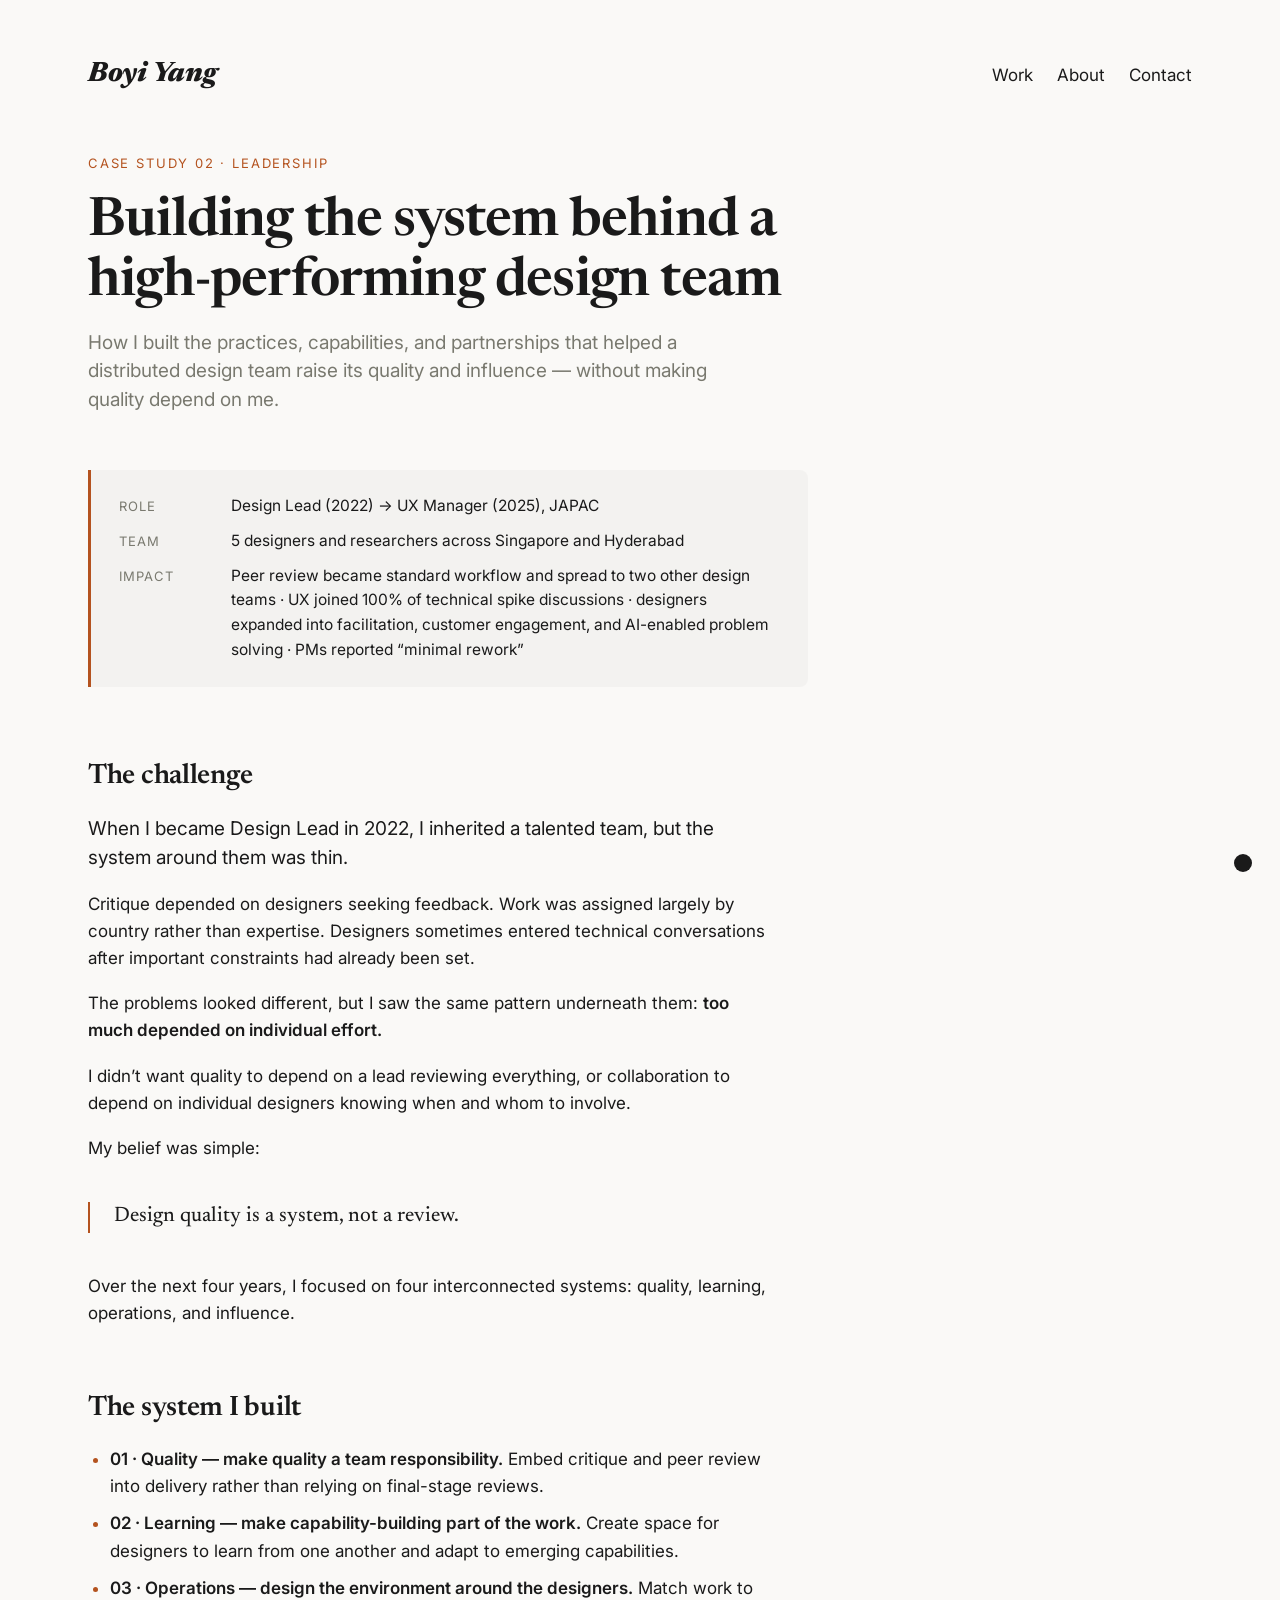
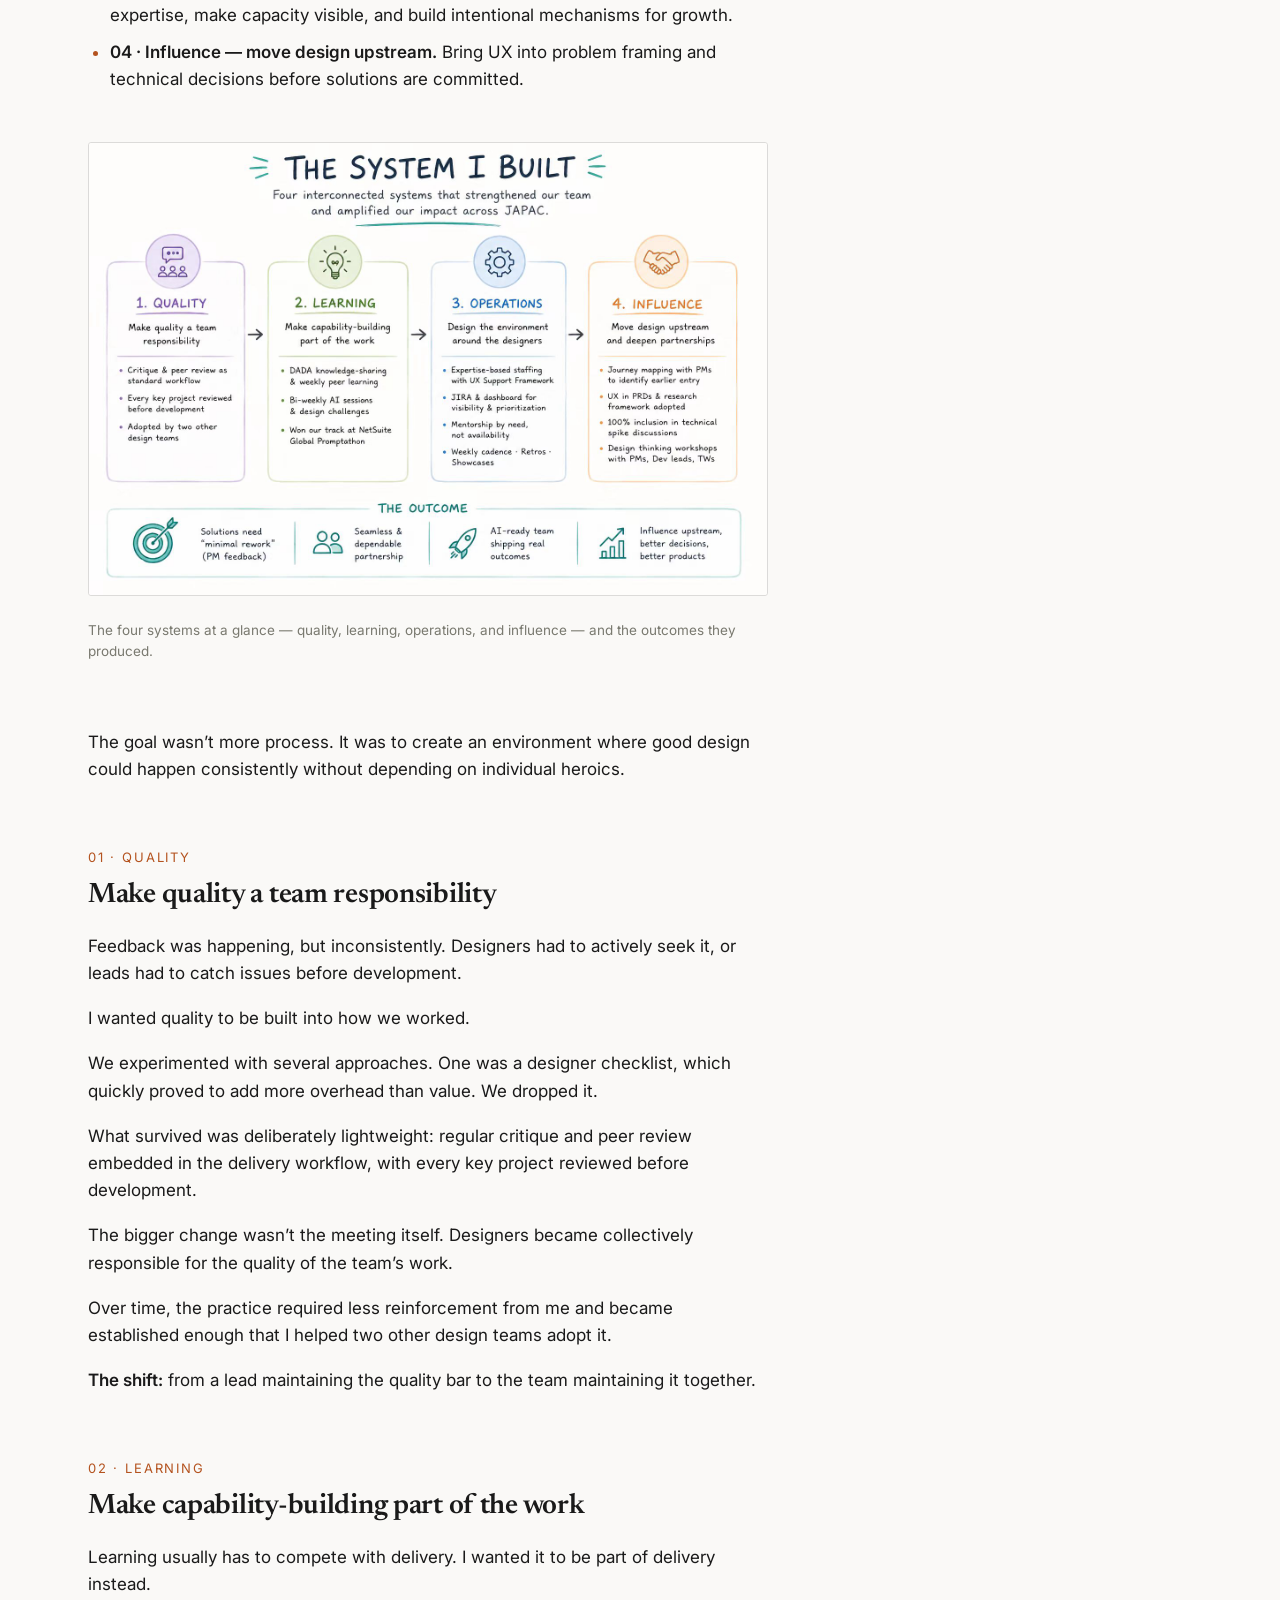
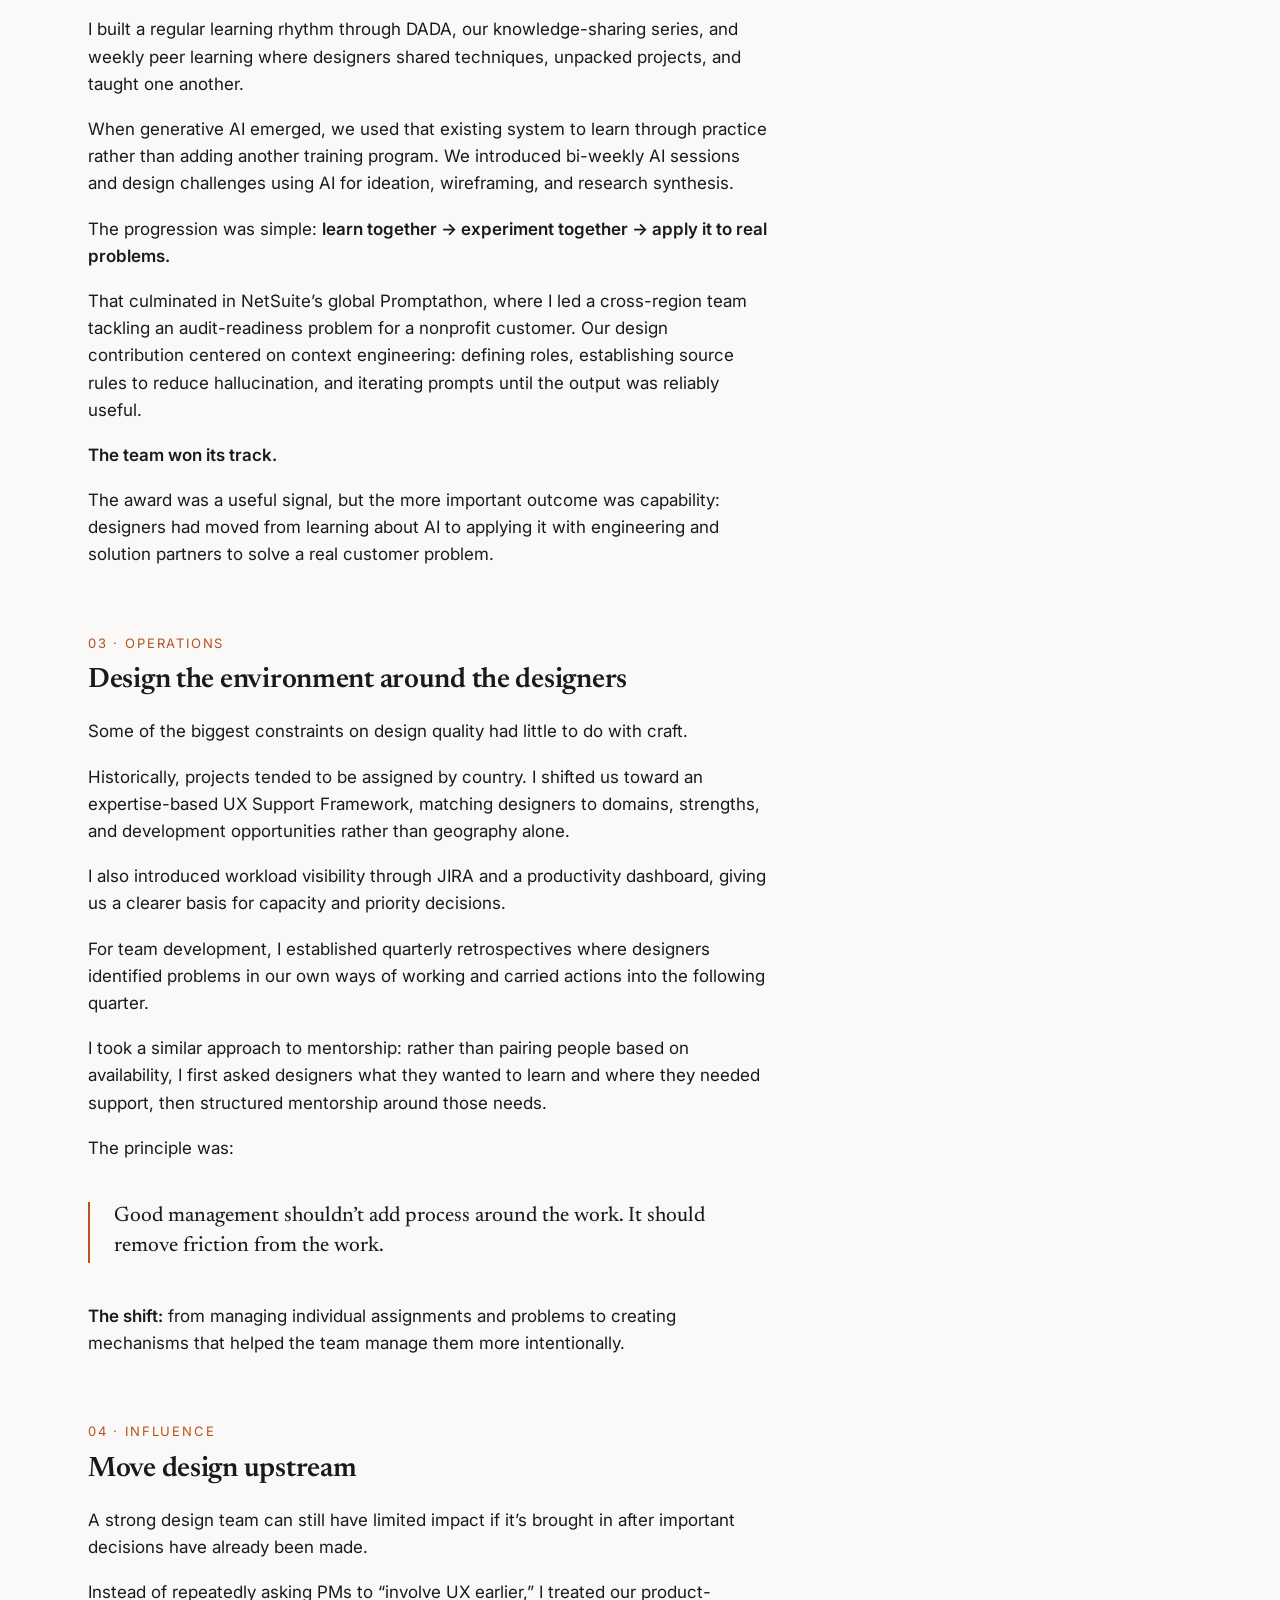
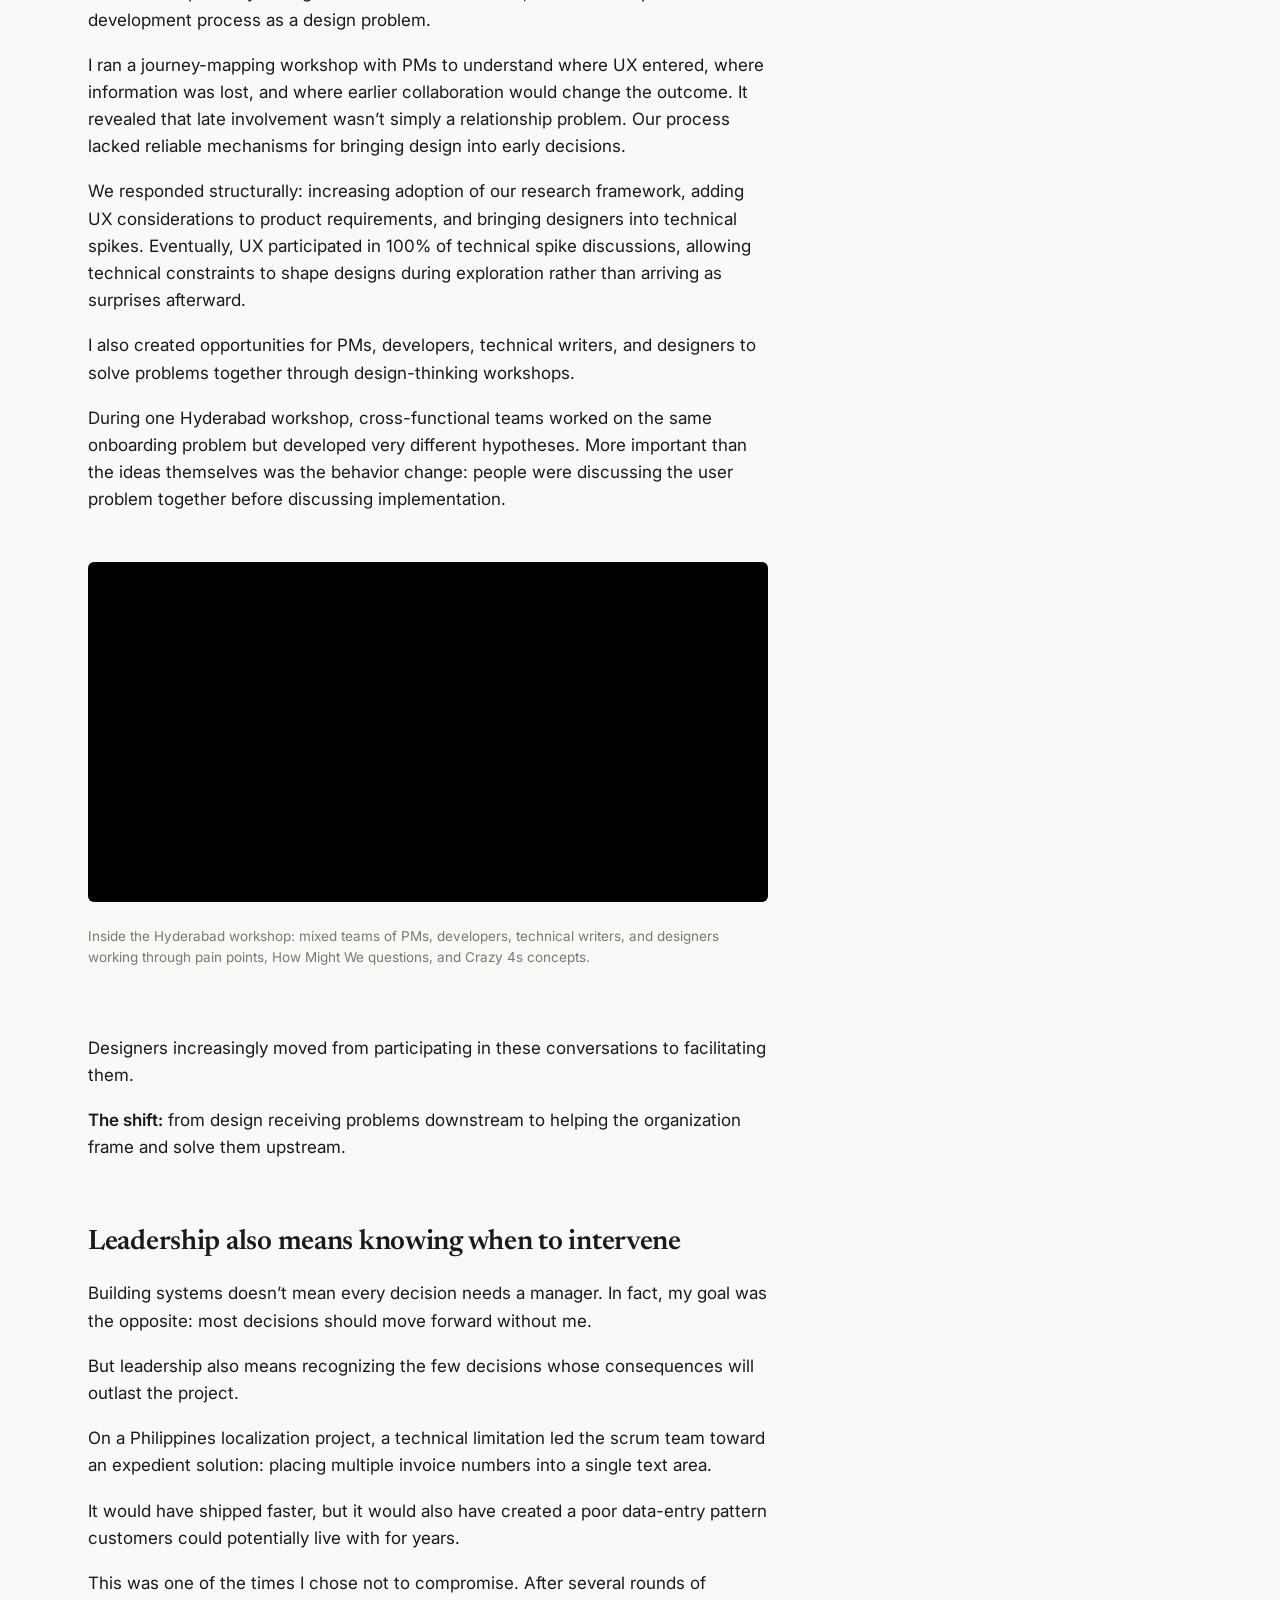
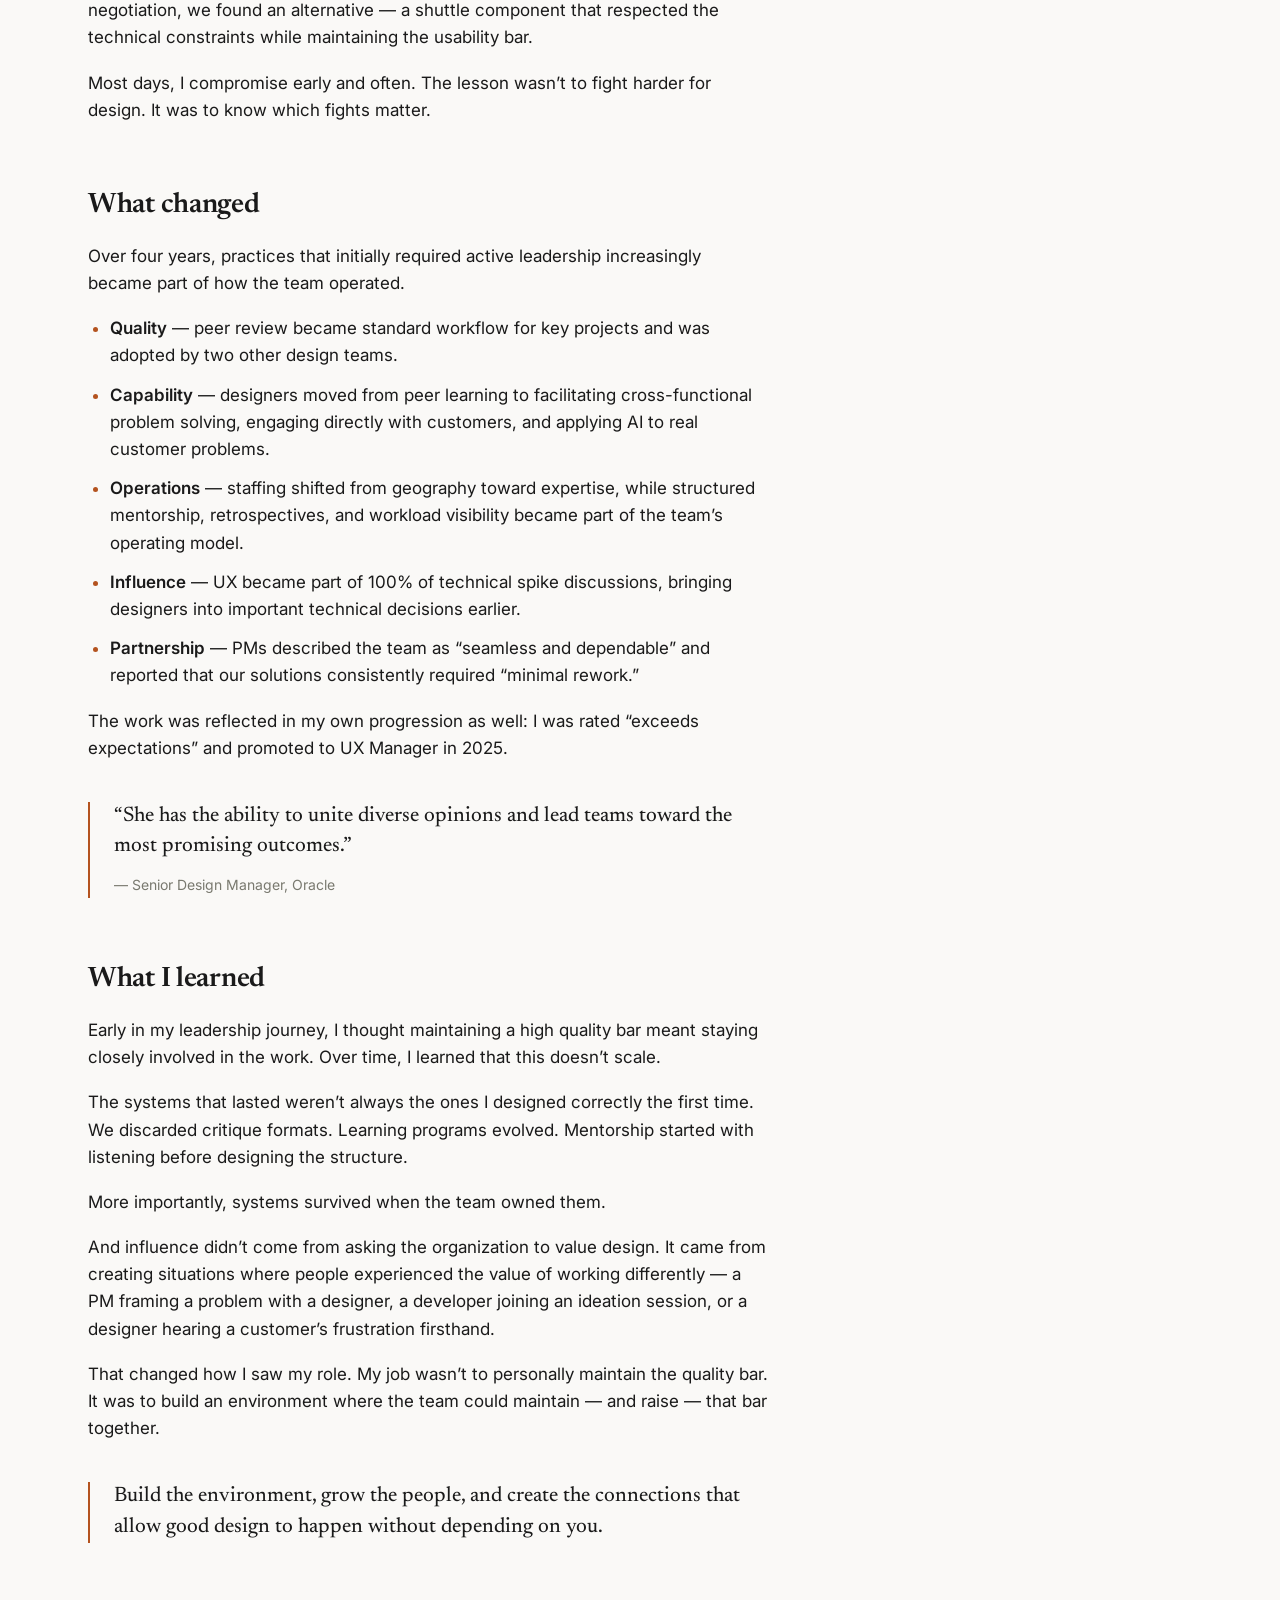
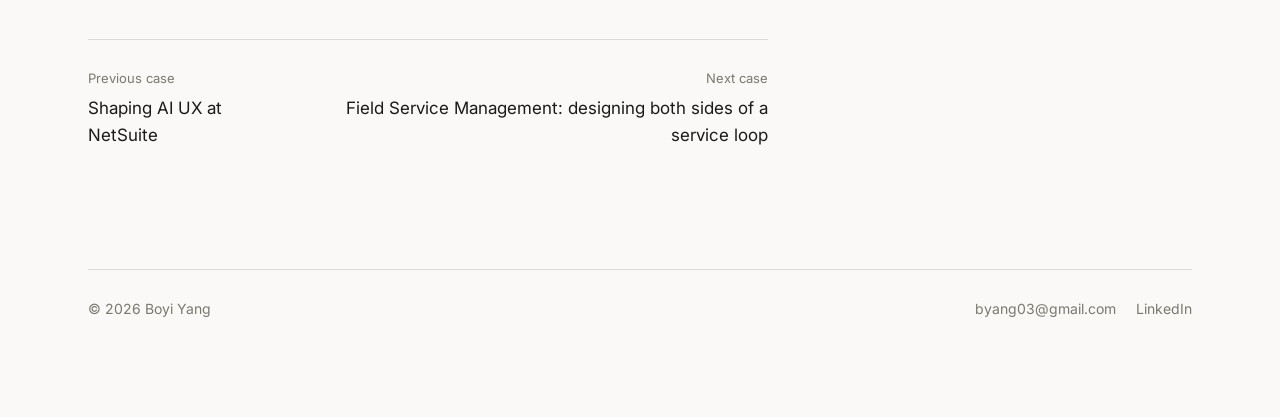
<file: case-team.html>
<!DOCTYPE html>
<html lang="en">
<head>
  <meta charset="UTF-8">
  <meta name="viewport" content="width=device-width, initial-scale=1.0">
  <title>Building the system behind a high-performing design team — Boyi Yang</title>
  <meta name="description" content="Case study: building the practices, capabilities, and partnerships that helped a distributed design team raise its quality and influence — without making quality depend on the leader.">
  <link rel="preconnect" href="https://fonts.googleapis.com">
  <link rel="preconnect" href="https://fonts.gstatic.com" crossorigin>
  <link href="https://fonts.googleapis.com/css2?family=Newsreader:ital,opsz,wght@0,6..72,400..700;1,6..72,400..700&family=Inter:wght@400;500;600&display=swap" rel="stylesheet">
  <link rel="stylesheet" href="style.css?v=20261101a">
  <script>
    (function () {
      const saved = localStorage.getItem('theme');
      if (saved) document.documentElement.dataset.theme = saved;
    })();
  </script>
</head>
<body>
  <main>
    <header class="site-header compact">
      <p class="logotype-small"><a href="index.html">Boyi Yang</a></p>
      <nav class="site-nav" aria-label="Site">
        <div class="nav-group">
          <a href="index.html#work">Work</a>
          <a href="about.html">About</a>
          <a href="about.html#contact">Contact</a>
        </div>
      </nav>
    </header>

    <div class="case-head">
      <p class="eyebrow">Case study 02 · Leadership</p>
      <h1>Building the system behind a high-performing design&nbsp;team</h1>
      <p class="sub">How I built the practices, capabilities, and
      partnerships that helped a distributed design team raise its quality
      and influence — without making quality depend on me.</p>
    </div>

    <div class="tldr">
      <dl>
        <dt>Role</dt>
        <dd>Design Lead (2022) → UX Manager (2025), JAPAC</dd>
        <dt>Team</dt>
        <dd>5 designers and researchers across Singapore and Hyderabad</dd>
        <dt>Impact</dt>
        <dd>Peer review became standard workflow and spread to two other
        design teams · UX joined 100% of technical spike discussions ·
        designers expanded into facilitation, customer engagement, and
        AI-enabled problem solving · PMs reported &ldquo;minimal rework&rdquo;</dd>
      </dl>
    </div>

    <article class="prose">
      <h2>The challenge</h2>
      <p class="lead">When I became Design Lead in 2022, I inherited a
      talented team, but the system around them was thin.</p>
      <p>Critique depended on designers seeking feedback. Work was assigned
      largely by country rather than expertise. Designers sometimes entered
      technical conversations after important constraints had already been
      set.</p>
      <p>The problems looked different, but I saw the same pattern
      underneath them: <strong>too much depended on individual
      effort.</strong></p>
      <p>I didn&rsquo;t want quality to depend on a lead reviewing everything, or
      collaboration to depend on individual designers knowing when and whom
      to involve.</p>
      <p>My belief was simple:</p>
      <div class="pullquote">
        <p>Design quality is a system, not a review.</p>
      </div>
      <p>Over the next four years, I focused on four interconnected systems:
      quality, learning, operations, and influence.</p>

      <h2>The system I built</h2>
      <ul>
        <li><strong>01 · Quality — make quality a team
        responsibility.</strong> Embed critique and peer review into
        delivery rather than relying on final-stage reviews.</li>
        <li><strong>02 · Learning — make capability-building part of the
        work.</strong> Create space for designers to learn from one another
        and adapt to emerging capabilities.</li>
        <li><strong>03 · Operations — design the environment around the
        designers.</strong> Match work to expertise, make capacity visible,
        and build intentional mechanisms for growth.</li>
        <li><strong>04 · Influence — move design upstream.</strong> Bring UX
        into problem framing and technical decisions before solutions are
        committed.</li>
      </ul>

      <div class="figure zoom">
        <img src="media/team-systems-flow.jpg" alt="The System I Built: four interconnected systems that strengthened the team and amplified impact across JAPAC — 1 Quality (make quality a team responsibility: critique and peer review as standard workflow, every key project reviewed before development, adopted by two other design teams), 2 Learning (make capability-building part of the work: DADA knowledge-sharing and weekly peer learning, bi-weekly AI sessions and design challenges, won our track at NetSuite's global Promptathon), 3 Operations (design the environment around the designers: expertise-based staffing with the UX Support Framework, JIRA and dashboard for visibility, mentorship by need, weekly cadence with retros and showcases), and 4 Influence (move design upstream and deepen partnerships: journey mapping with PMs, UX in PRDs and research framework adopted, 100% inclusion in technical spike discussions, design thinking workshops) — with the outcome row: solutions need minimal rework, seamless and dependable partnership, an AI-ready team shipping real outcomes, and upstream influence for better decisions and products.">
        <p class="figcap">The four systems at a glance — quality, learning,
        operations, and influence — and the outcomes they produced.</p>
      </div>

      <p>The goal wasn&rsquo;t more process. It was to create an environment
      where good design could happen consistently without depending on
      individual heroics.</p>

      <p class="sec-label">01 · Quality</p>
      <h2>Make quality a team responsibility</h2>
      <p>Feedback was happening, but inconsistently. Designers had to
      actively seek it, or leads had to catch issues before development.</p>
      <p>I wanted quality to be built into how we worked.</p>
      <p>We experimented with several approaches. One was a designer
      checklist, which quickly proved to add more overhead than value. We
      dropped it.</p>
      <p>What survived was deliberately lightweight: regular critique and
      peer review embedded in the delivery workflow, with every key project
      reviewed before development.</p>
      <p>The bigger change wasn&rsquo;t the meeting itself. Designers became
      collectively responsible for the quality of the team&rsquo;s work.</p>
      <p>Over time, the practice required less reinforcement from me and
      became established enough that I helped two other design teams adopt
      it.</p>
      <p><strong>The shift:</strong> from a lead maintaining the quality bar
      to the team maintaining it together.</p>

      <p class="sec-label">02 · Learning</p>
      <h2>Make capability-building part of the work</h2>
      <p>Learning usually has to compete with delivery. I wanted it to be
      part of delivery instead.</p>
      <p>I built a regular learning rhythm through DADA, our
      knowledge-sharing series, and weekly peer learning where designers
      shared techniques, unpacked projects, and taught one another.</p>
      <p>When generative AI emerged, we used that existing system to learn
      through practice rather than adding another training program. We
      introduced bi-weekly AI sessions and design challenges using AI for
      ideation, wireframing, and research synthesis.</p>
      <p>The progression was simple: <strong>learn together → experiment
      together → apply it to real problems.</strong></p>
      <p>That culminated in NetSuite&rsquo;s global Promptathon, where I led a
      cross-region team tackling an audit-readiness problem for a nonprofit
      customer. Our design contribution centered on context engineering:
      defining roles, establishing source rules to reduce hallucination,
      and iterating prompts until the output was reliably useful.</p>
      <p><strong>The team won its track.</strong></p>
      <p>The award was a useful signal, but the more important outcome was
      capability: designers had moved from learning about AI to applying it
      with engineering and solution partners to solve a real customer
      problem.</p>

      <p class="sec-label">03 · Operations</p>
      <h2>Design the environment around the designers</h2>
      <p>Some of the biggest constraints on design quality had little to do
      with craft.</p>
      <p>Historically, projects tended to be assigned by country. I shifted
      us toward an expertise-based UX Support Framework, matching designers
      to domains, strengths, and development opportunities rather than
      geography alone.</p>
      <p>I also introduced workload visibility through JIRA and a
      productivity dashboard, giving us a clearer basis for capacity and
      priority decisions.</p>
      <p>For team development, I established quarterly retrospectives where
      designers identified problems in our own ways of working and carried
      actions into the following quarter.</p>
      <p>I took a similar approach to mentorship: rather than pairing people
      based on availability, I first asked designers what they wanted to
      learn and where they needed support, then structured mentorship
      around those needs.</p>
      <p>The principle was:</p>
      <div class="pullquote">
        <p>Good management shouldn&rsquo;t add process around the work. It should
        remove friction from the work.</p>
      </div>
      <p><strong>The shift:</strong> from managing individual assignments
      and problems to creating mechanisms that helped the team manage them
      more intentionally.</p>

      <p class="sec-label">04 · Influence</p>
      <h2>Move design upstream</h2>
      <p>A strong design team can still have limited impact if it&rsquo;s brought
      in after important decisions have already been made.</p>
      <p>Instead of repeatedly asking PMs to &ldquo;involve UX earlier,&rdquo; I
      treated our product-development process as a design problem.</p>
      <p>I ran a journey-mapping workshop with PMs to understand where UX
      entered, where information was lost, and where earlier collaboration
      would change the outcome. It revealed that late involvement wasn&rsquo;t
      simply a relationship problem. Our process lacked reliable mechanisms
      for bringing design into early decisions.</p>
      <p>We responded structurally: increasing adoption of our research
      framework, adding UX considerations to product requirements, and
      bringing designers into technical spikes. Eventually, UX participated
      in 100% of technical spike discussions, allowing technical
      constraints to shape designs during exploration rather than arriving
      as surprises afterward.</p>
      <p>I also created opportunities for PMs, developers, technical
      writers, and designers to solve problems together through
      design-thinking workshops.</p>
      <p>During one Hyderabad workshop, cross-functional teams worked on
      the same onboarding problem but developed very different hypotheses.
      More important than the ideas themselves was the behavior change:
      people were discussing the user problem together before discussing
      implementation.</p>

      <div class="figure">
        <video autoplay loop muted playsinline disablepictureinpicture src="media/team-workshop.mp4" aria-label="Short looping video from the Hyderabad design thinking workshop: mixed teams of PMs, developers, technical writers, and designers working through pain points, How Might We questions, and Crazy 4s concepts."></video>
        <p class="figcap">Inside the Hyderabad workshop: mixed teams of PMs,
        developers, technical writers, and designers working through pain
        points, How&nbsp;Might&nbsp;We questions, and Crazy&nbsp;4s
        concepts.</p>
      </div>

      <p>Designers increasingly moved from participating in these
      conversations to facilitating them.</p>
      <p><strong>The shift:</strong> from design receiving problems
      downstream to helping the organization frame and solve them
      upstream.</p>

      <h2>Leadership also means knowing when to intervene</h2>
      <p>Building systems doesn&rsquo;t mean every decision needs a manager. In
      fact, my goal was the opposite: most decisions should move forward
      without me.</p>
      <p>But leadership also means recognizing the few decisions whose
      consequences will outlast the project.</p>
      <p>On a Philippines localization project, a technical limitation led
      the scrum team toward an expedient solution: placing multiple invoice
      numbers into a single text area.</p>
      <p>It would have shipped faster, but it would also have created a
      poor data-entry pattern customers could potentially live with for
      years.</p>
      <p>This was one of the times I chose not to compromise. After several
      rounds of negotiation, we found an alternative — a shuttle component
      that respected the technical constraints while maintaining the
      usability bar.</p>
      <p>Most days, I compromise early and often. The lesson wasn&rsquo;t to
      fight harder for design. It was to know which fights matter.</p>

      <h2>What changed</h2>
      <p>Over four years, practices that initially required active
      leadership increasingly became part of how the team operated.</p>
      <ul class="outcomes">
        <li><strong>Quality</strong> — peer review became standard workflow
        for key projects and was adopted by two other design teams.</li>
        <li><strong>Capability</strong> — designers moved from peer learning
        to facilitating cross-functional problem solving, engaging directly
        with customers, and applying AI to real customer problems.</li>
        <li><strong>Operations</strong> — staffing shifted from geography
        toward expertise, while structured mentorship, retrospectives, and
        workload visibility became part of the team&rsquo;s operating model.</li>
        <li><strong>Influence</strong> — UX became part of 100% of technical
        spike discussions, bringing designers into important technical
        decisions earlier.</li>
        <li><strong>Partnership</strong> — PMs described the team as
        &ldquo;seamless and dependable&rdquo; and reported that our solutions
        consistently required &ldquo;minimal rework.&rdquo;</li>
      </ul>
      <p>The work was reflected in my own progression as well: I was rated
      &ldquo;exceeds expectations&rdquo; and promoted to UX Manager in 2025.</p>

      <div class="pullquote">
        <p>&ldquo;She has the ability to unite diverse opinions and lead teams
        toward the most promising outcomes.&rdquo;</p>
        <cite>— Senior Design Manager, Oracle</cite>
      </div>

      <h2>What I learned</h2>
      <p>Early in my leadership journey, I thought maintaining a high
      quality bar meant staying closely involved in the work. Over time, I
      learned that this doesn&rsquo;t scale.</p>
      <p>The systems that lasted weren&rsquo;t always the ones I designed
      correctly the first time. We discarded critique formats. Learning
      programs evolved. Mentorship started with listening before designing
      the structure.</p>
      <p>More importantly, systems survived when the team owned them.</p>
      <p>And influence didn&rsquo;t come from asking the organization to value
      design. It came from creating situations where people experienced the
      value of working differently — a PM framing a problem with a
      designer, a developer joining an ideation session, or a designer
      hearing a customer&rsquo;s frustration firsthand.</p>
      <p>That changed how I saw my role. My job wasn&rsquo;t to personally
      maintain the quality bar. It was to build an environment where the
      team could maintain — and raise — that bar together.</p>
      <div class="pullquote">
        <p>Build the environment, grow the people, and create the
        connections that allow good design to happen without depending on
        you.</p>
      </div>
    </article>

    <nav class="case-nav" aria-label="Case studies">
      <a href="case-ai.html"><span class="dir">Previous case</span>Shaping AI UX at NetSuite</a>
      <a class="next" href="case-fsm.html"><span class="dir">Next case</span>Field Service Management: designing both sides of a service loop</a>
    </nav>

    <footer class="site-footer">
      <p>© <span id="year"></span> Boyi Yang</p>
      <div class="foot-links">
        <a href="mailto:byang03@gmail.com">byang03@gmail.com</a>
        <a href="https://www.linkedin.com/in/yangboyi/" target="_blank" rel="noopener">LinkedIn</a>
      </div>
    </footer>
  </main>

  <button class="theme-toggle" aria-label="Toggle dark mode" title="Toggle theme"></button>
  <script src="script.js?v=20261101a"></script>
</body>
</html>
</file>
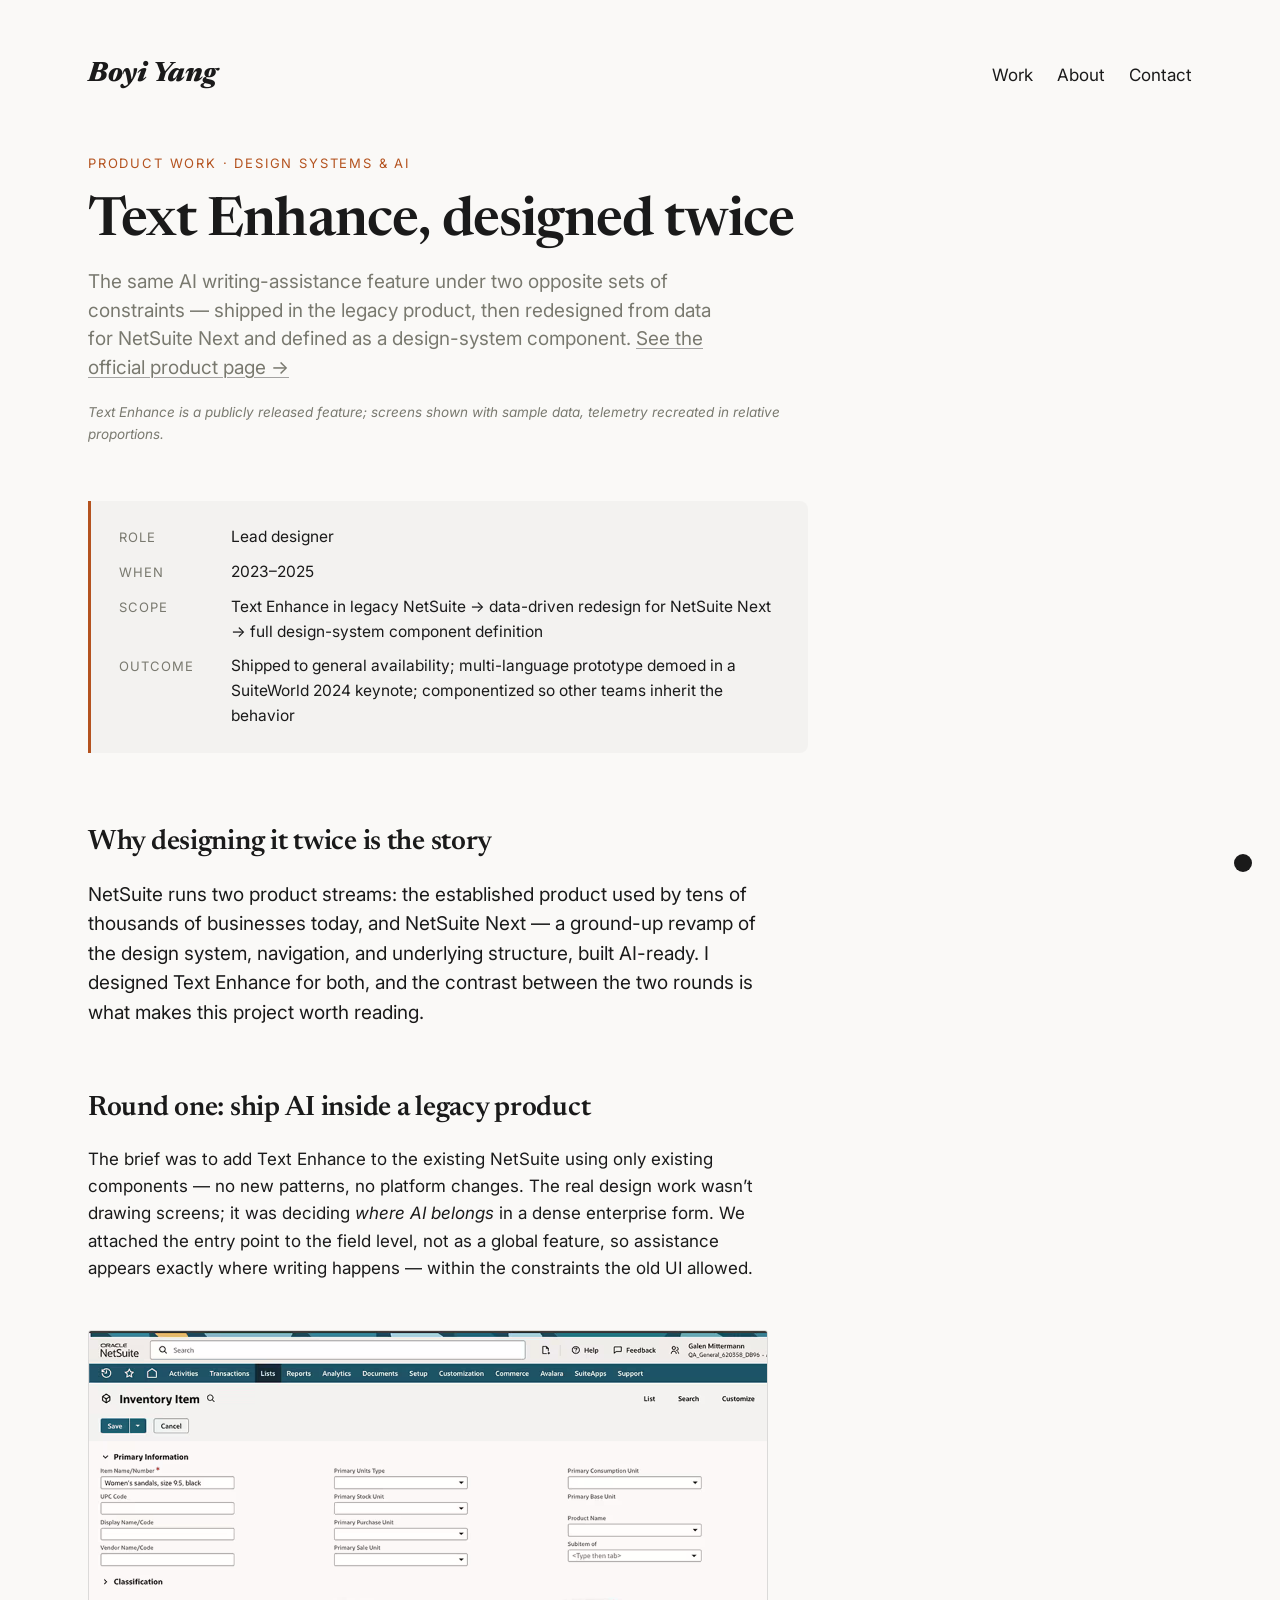
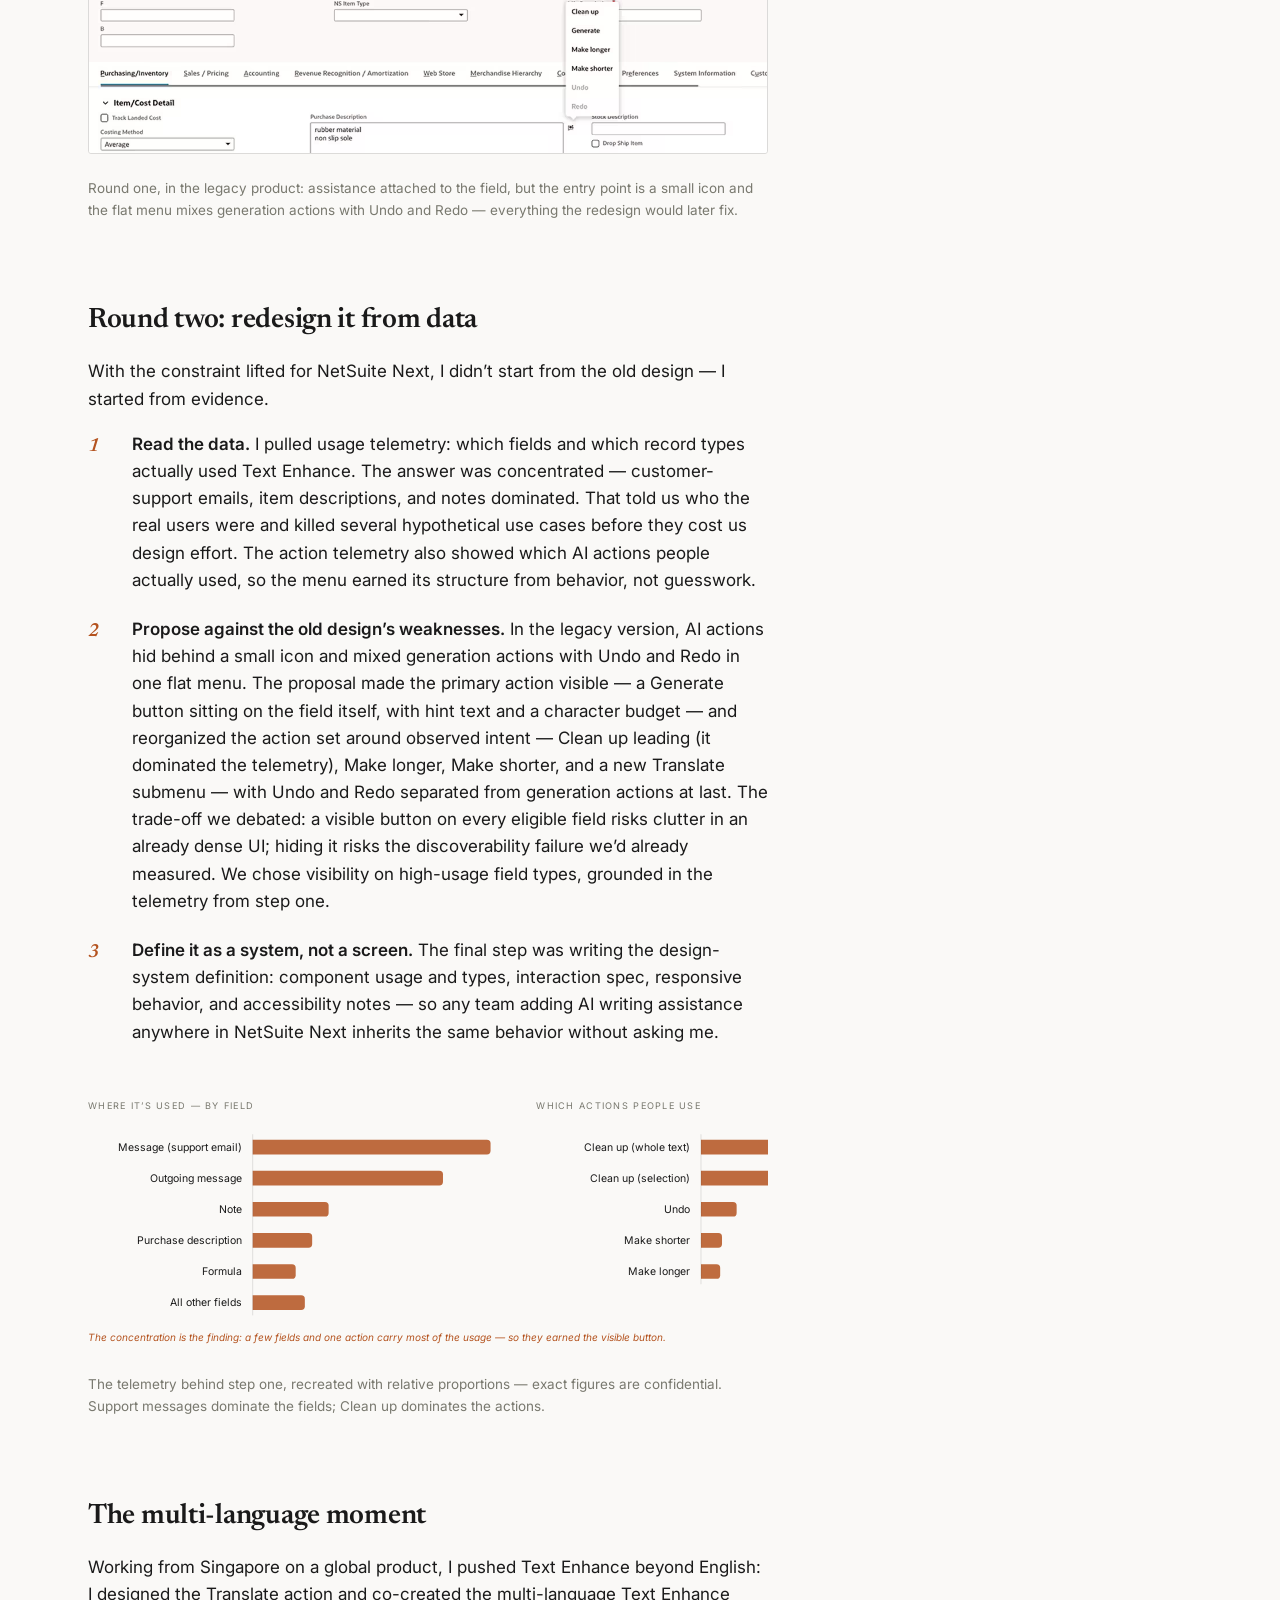
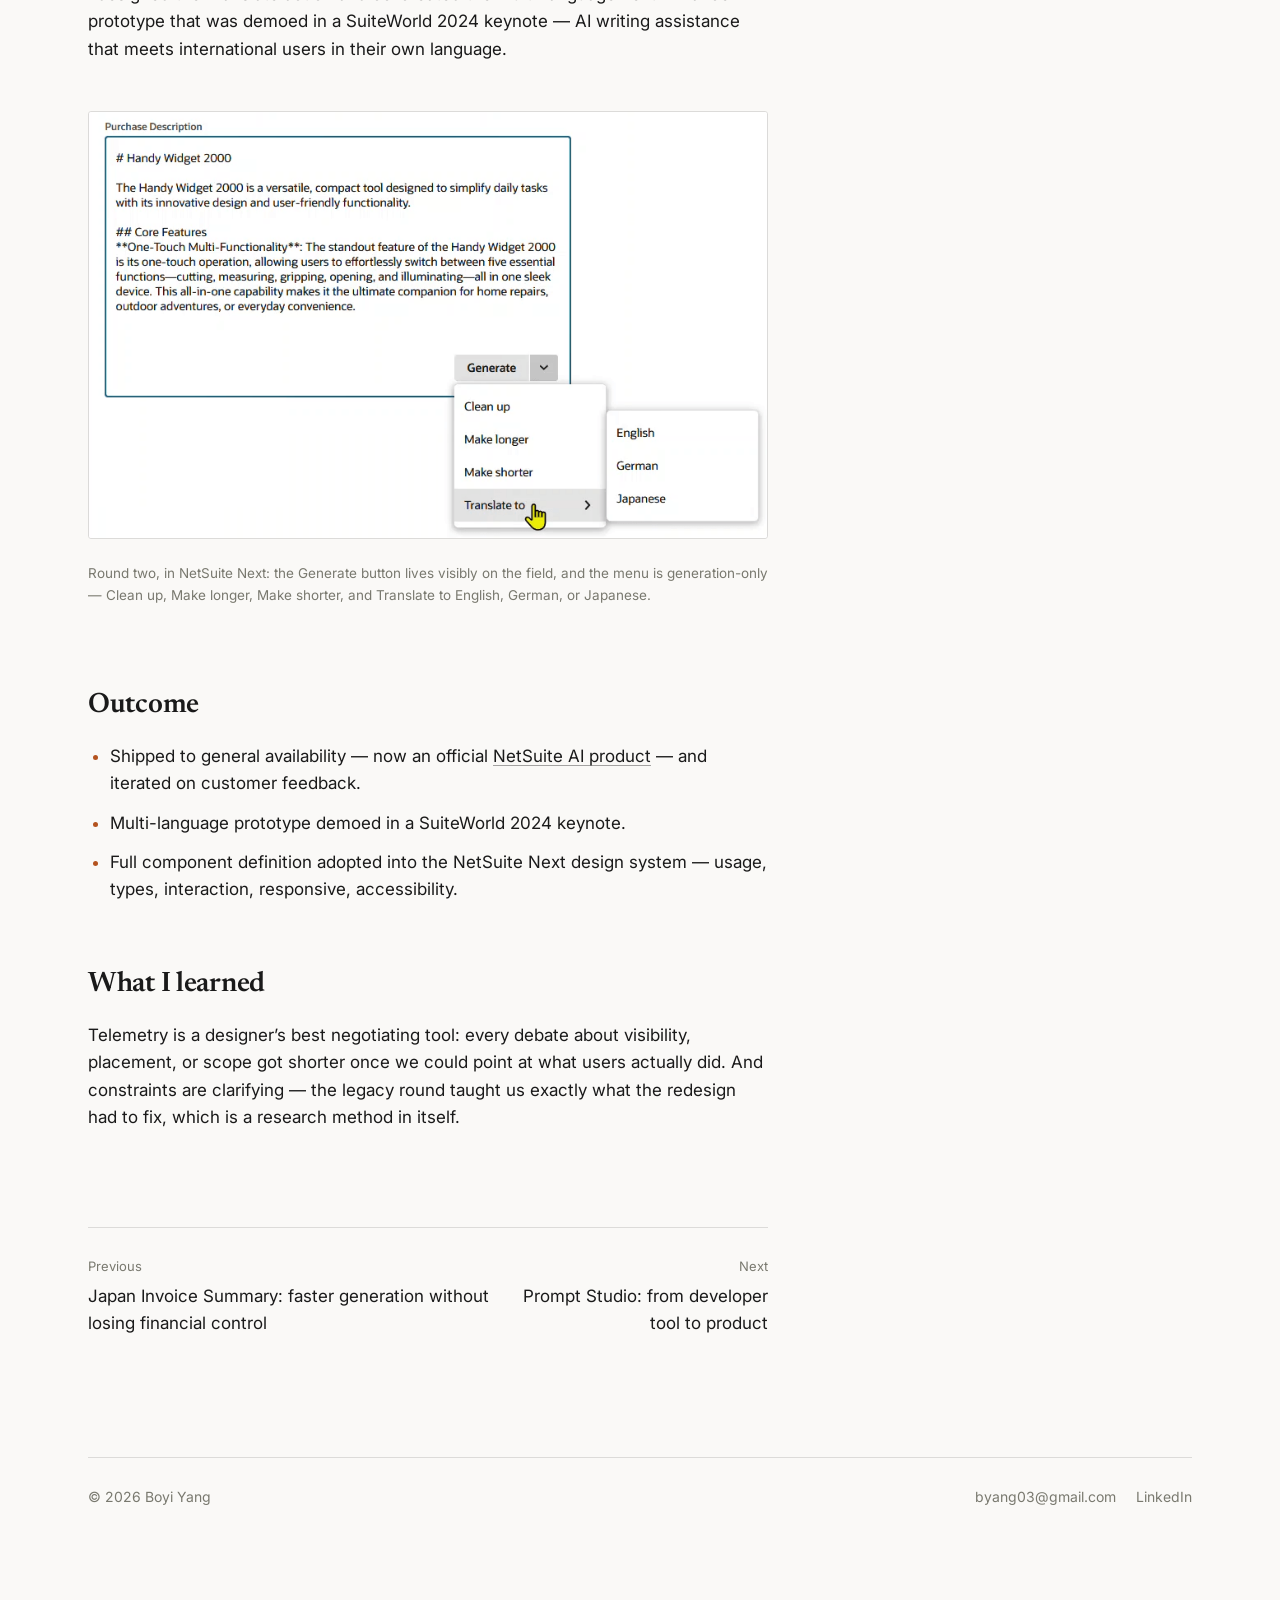
<file: case-text-enhance.html>
<!DOCTYPE html>
<html lang="en">
<head>
  <meta charset="UTF-8">
  <meta name="viewport" content="width=device-width, initial-scale=1.0">
  <title>Text Enhance, designed twice — Boyi Yang</title>
  <meta name="description" content="Case study: designing NetSuite's AI writing assistance twice — once under legacy constraints, once data-driven for the next-generation platform, ending as a design-system component.">
  <link rel="preconnect" href="https://fonts.googleapis.com">
  <link rel="preconnect" href="https://fonts.gstatic.com" crossorigin>
  <link href="https://fonts.googleapis.com/css2?family=Newsreader:ital,opsz,wght@0,6..72,400..700;1,6..72,400..700&family=Inter:wght@400;500;600&display=swap" rel="stylesheet">
  <link rel="stylesheet" href="style.css?v=20261101a">
  <script>
    (function () {
      const saved = localStorage.getItem('theme');
      if (saved) document.documentElement.dataset.theme = saved;
    })();
  </script>
</head>
<body>
  <main>
    <header class="site-header compact">
      <p class="logotype-small"><a href="index.html">Boyi Yang</a></p>
      <nav class="site-nav" aria-label="Site">
        <div class="nav-group">
          <a href="index.html#work">Work</a>
          <a href="about.html">About</a>
          <a href="about.html#contact">Contact</a>
        </div>
      </nav>
    </header>

    <div class="case-head">
      <p class="eyebrow">Product work · Design systems &amp; AI</p>
      <h1>Text Enhance, designed twice</h1>
      <p class="sub">The same AI writing-assistance feature under two opposite
      sets of constraints — shipped in the legacy product, then redesigned
      from data for NetSuite Next and defined as a design-system
      component.
      <a href="https://www.netsuite.com/portal/products/artificial-intelligence-ai/text-enhance.shtml" target="_blank" rel="noopener">See the official product page →</a></p>
      <p class="nda-note">Text Enhance is a publicly released feature;
      screens shown with sample data, telemetry recreated in relative
      proportions.</p>
    </div>

    <div class="tldr">
      <dl>
        <dt>Role</dt>
        <dd>Lead designer</dd>
        <dt>When</dt>
        <dd>2023–2025</dd>
        <dt>Scope</dt>
        <dd>Text Enhance in legacy NetSuite → data-driven redesign for
        NetSuite Next → full design-system component definition</dd>
        <dt>Outcome</dt>
        <dd>Shipped to general availability; multi-language prototype demoed
        in a SuiteWorld 2024 keynote; componentized so other teams inherit
        the behavior</dd>
      </dl>
    </div>

    <article class="prose">
      <h2>Why designing it twice is the story</h2>
      <p class="lead">NetSuite runs two product streams: the established
      product used by tens of thousands of businesses today, and NetSuite
      Next — a ground-up revamp of the design system, navigation, and
      underlying structure, built AI-ready. I designed Text Enhance for both,
      and the contrast between the two rounds is what makes this project
      worth reading.</p>

      <h2>Round one: ship AI inside a legacy product</h2>
      <p>The brief was to add Text Enhance to the existing NetSuite using only
      existing components — no new patterns, no platform changes. The real
      design work wasn&rsquo;t drawing screens; it was deciding <em>where AI
      belongs</em> in a dense enterprise form. We attached the entry point to
      the field level, not as a global feature, so assistance appears exactly
      where writing happens — within the constraints the old UI allowed.</p>

      <div class="figure zoom">
        <img src="media/TextEnhance/text-enhance-legacy.png" alt="Round one: Text Enhance in the legacy NetSuite UI — an Inventory Item record page where the Purchase Description field's small icon opens a flat menu with Clean up, Generate, Make longer, Make shorter, and grayed-out Undo and Redo.">
        <p class="figcap">Round one, in the legacy product: assistance
        attached to the field, but the entry point is a small icon and the
        flat menu mixes generation actions with Undo and Redo — everything
        the redesign would later fix.</p>
      </div>

      <h2>Round two: redesign it from data</h2>
      <p>With the constraint lifted for NetSuite Next, I didn&rsquo;t start from
      the old design — I started from evidence.</p>
      <ol class="steps">
        <li><strong>Read the data.</strong> I pulled usage telemetry: which
        fields and which record types actually used Text Enhance. The answer
        was concentrated — customer-support emails, item descriptions, and
        notes dominated. That told us who the real users were and killed
        several hypothetical use cases before they cost us design effort. The
        action telemetry also showed which AI actions people actually used,
        so the menu earned its structure from behavior, not guesswork.</li>
        <li><strong>Propose against the old design&rsquo;s weaknesses.</strong> In
        the legacy version, AI actions hid behind a small icon and mixed
        generation actions with Undo and Redo in one flat menu. The proposal
        made the primary action visible — a Generate button sitting on the
        field itself, with hint text and a character budget — and reorganized
        the action set around observed intent — Clean up leading (it
        dominated the telemetry), Make longer, Make shorter, and a new
        Translate submenu — with Undo and Redo separated from generation
        actions at last. The trade-off we debated: a visible
        button on every eligible field risks clutter in an already dense UI;
        hiding it risks the discoverability failure we&rsquo;d already measured.
        We chose visibility on high-usage field types, grounded in the
        telemetry from step one.</li>
        <li><strong>Define it as a system, not a screen.</strong> The final
        step was writing the design-system definition: component usage and
        types, interaction spec, responsive behavior, and accessibility
        notes — so any team adding AI writing assistance anywhere in NetSuite
        Next inherits the same behavior without asking me.</li>
      </ol>

      <div class="figure" role="img" aria-label="Two bar charts recreated from the usage telemetry. Left: where Text Enhance is used, by field — customer-support messages lead by far, followed by outgoing messages, then notes, purchase descriptions, formulas, and a tail of other fields. Right: which AI actions people use — Clean up on the whole text dominates, followed by Clean up on a selection, then Undo, Make shorter, and Make longer with small shares.">
        <svg viewBox="0 0 940 280" xmlns="http://www.w3.org/2000/svg" font-family="Inter, sans-serif">
          <!-- left: field distribution -->
          <text x="0" y="16" font-size="10" letter-spacing="1.4" fill="var(--fg-muted)">WHERE IT&rsquo;S USED — BY FIELD</text>
          <g font-size="11.5" fill="var(--fg)" text-anchor="end">
            <text x="168" y="62">Message (support email)</text>
            <text x="168" y="96">Outgoing message</text>
            <text x="168" y="130">Note</text>
            <text x="168" y="164">Purchase description</text>
            <text x="168" y="198">Formula</text>
            <text x="168" y="232">All other fields</text>
          </g>
          <g fill="var(--accent)" fill-opacity="0.85">
            <path d="M180,50 h256 a4,4 0 0 1 4,4 v8 a4,4 0 0 1 -4,4 h-256 z"/>
            <path d="M180,84 h204 a4,4 0 0 1 4,4 v8 a4,4 0 0 1 -4,4 h-204 z"/>
            <path d="M180,118 h79 a4,4 0 0 1 4,4 v8 a4,4 0 0 1 -4,4 h-79 z"/>
            <path d="M180,152 h61 a4,4 0 0 1 4,4 v8 a4,4 0 0 1 -4,4 h-61 z"/>
            <path d="M180,186 h43 a4,4 0 0 1 4,4 v8 a4,4 0 0 1 -4,4 h-43 z"/>
            <path d="M180,220 h53 a4,4 0 0 1 4,4 v8 a4,4 0 0 1 -4,4 h-53 z"/>
          </g>
          <line x1="180" y1="44" x2="180" y2="242" stroke="var(--rule-faint)" stroke-width="1"/>
          <!-- right: action distribution -->
          <text x="490" y="16" font-size="10" letter-spacing="1.4" fill="var(--fg-muted)">WHICH ACTIONS PEOPLE USE</text>
          <g font-size="11.5" fill="var(--fg)" text-anchor="end">
            <text x="658" y="62">Clean up (whole text)</text>
            <text x="658" y="96">Clean up (selection)</text>
            <text x="658" y="130">Undo</text>
            <text x="658" y="164">Make shorter</text>
            <text x="658" y="198">Make longer</text>
          </g>
          <g fill="var(--accent)" fill-opacity="0.85">
            <path d="M670,50 h256 a4,4 0 0 1 4,4 v8 a4,4 0 0 1 -4,4 h-256 z"/>
            <path d="M670,84 h139 a4,4 0 0 1 4,4 v8 a4,4 0 0 1 -4,4 h-139 z"/>
            <path d="M670,118 h35 a4,4 0 0 1 4,4 v8 a4,4 0 0 1 -4,4 h-35 z"/>
            <path d="M670,152 h19 a4,4 0 0 1 4,4 v8 a4,4 0 0 1 -4,4 h-19 z"/>
            <path d="M670,186 h17 a4,4 0 0 1 4,4 v8 a4,4 0 0 1 -4,4 h-17 z"/>
          </g>
          <line x1="670" y1="44" x2="670" y2="208" stroke="var(--rule-faint)" stroke-width="1"/>
          <!-- insight -->
          <text x="0" y="270" font-size="11" fill="var(--accent)" font-style="italic">The concentration is the finding: a few fields and one action carry most of the usage — so they earned the visible button.</text>
        </svg>
        <p class="figcap">The telemetry behind step one, recreated with
        relative proportions — exact figures are confidential. Support
        messages dominate the fields; Clean up dominates the actions.</p>
      </div>

      <h2>The multi-language moment</h2>
      <p>Working from Singapore on a global product, I pushed Text Enhance
      beyond English: I designed the Translate action and co-created the
      multi-language Text Enhance prototype that was demoed in a SuiteWorld
      2024 keynote — AI writing assistance that meets international users in
      their own language.</p>

      <div class="figure zoom">
        <img src="media/TextEnhance/text-enhance-next.png" alt="Round two: the Text Enhance component in NetSuite Next — a Purchase Description field with generated product copy, a visible Generate split-button on the field, and its menu open showing Clean up, Make longer, Make shorter, and Translate to with a submenu of English, German, and Japanese.">
        <p class="figcap">Round two, in NetSuite Next: the Generate button
        lives visibly on the field, and the menu is generation-only —
        Clean up, Make longer, Make shorter, and Translate to English,
        German, or Japanese.</p>
      </div>

      <h2>Outcome</h2>
      <ul class="outcomes">
        <li>Shipped to general availability — now an official
        <a href="https://www.netsuite.com/portal/products/artificial-intelligence-ai/text-enhance.shtml" target="_blank" rel="noopener">NetSuite AI product</a> —
        and iterated on customer feedback.</li>
        <li>Multi-language prototype demoed in a SuiteWorld 2024 keynote.</li>
        <li>Full component definition adopted into the NetSuite Next design
        system — usage, types, interaction, responsive, accessibility.</li>
      </ul>

      <h2>What I learned</h2>
      <p>Telemetry is a designer&rsquo;s best negotiating tool: every debate about
      visibility, placement, or scope got shorter once we could point at what
      users actually did. And constraints are clarifying — the legacy round
      taught us exactly what the redesign had to fix, which is a research
      method in itself.</p>
    </article>

    <nav class="case-nav" aria-label="Case studies">
      <a href="case-japan.html"><span class="dir">Previous</span>Japan Invoice Summary: faster generation without losing financial control</a>
      <a class="next" href="case-prompt-studio.html"><span class="dir">Next</span>Prompt Studio: from developer tool to product</a>
    </nav>

    <footer class="site-footer">
      <p>© <span id="year"></span> Boyi Yang</p>
      <div class="foot-links">
        <a href="mailto:byang03@gmail.com">byang03@gmail.com</a>
        <a href="https://www.linkedin.com/in/yangboyi/" target="_blank" rel="noopener">LinkedIn</a>
      </div>
    </footer>
  </main>

  <button class="theme-toggle" aria-label="Toggle dark mode" title="Toggle theme"></button>
  <script src="script.js?v=20261101a"></script>
</body>
</html>
</file>
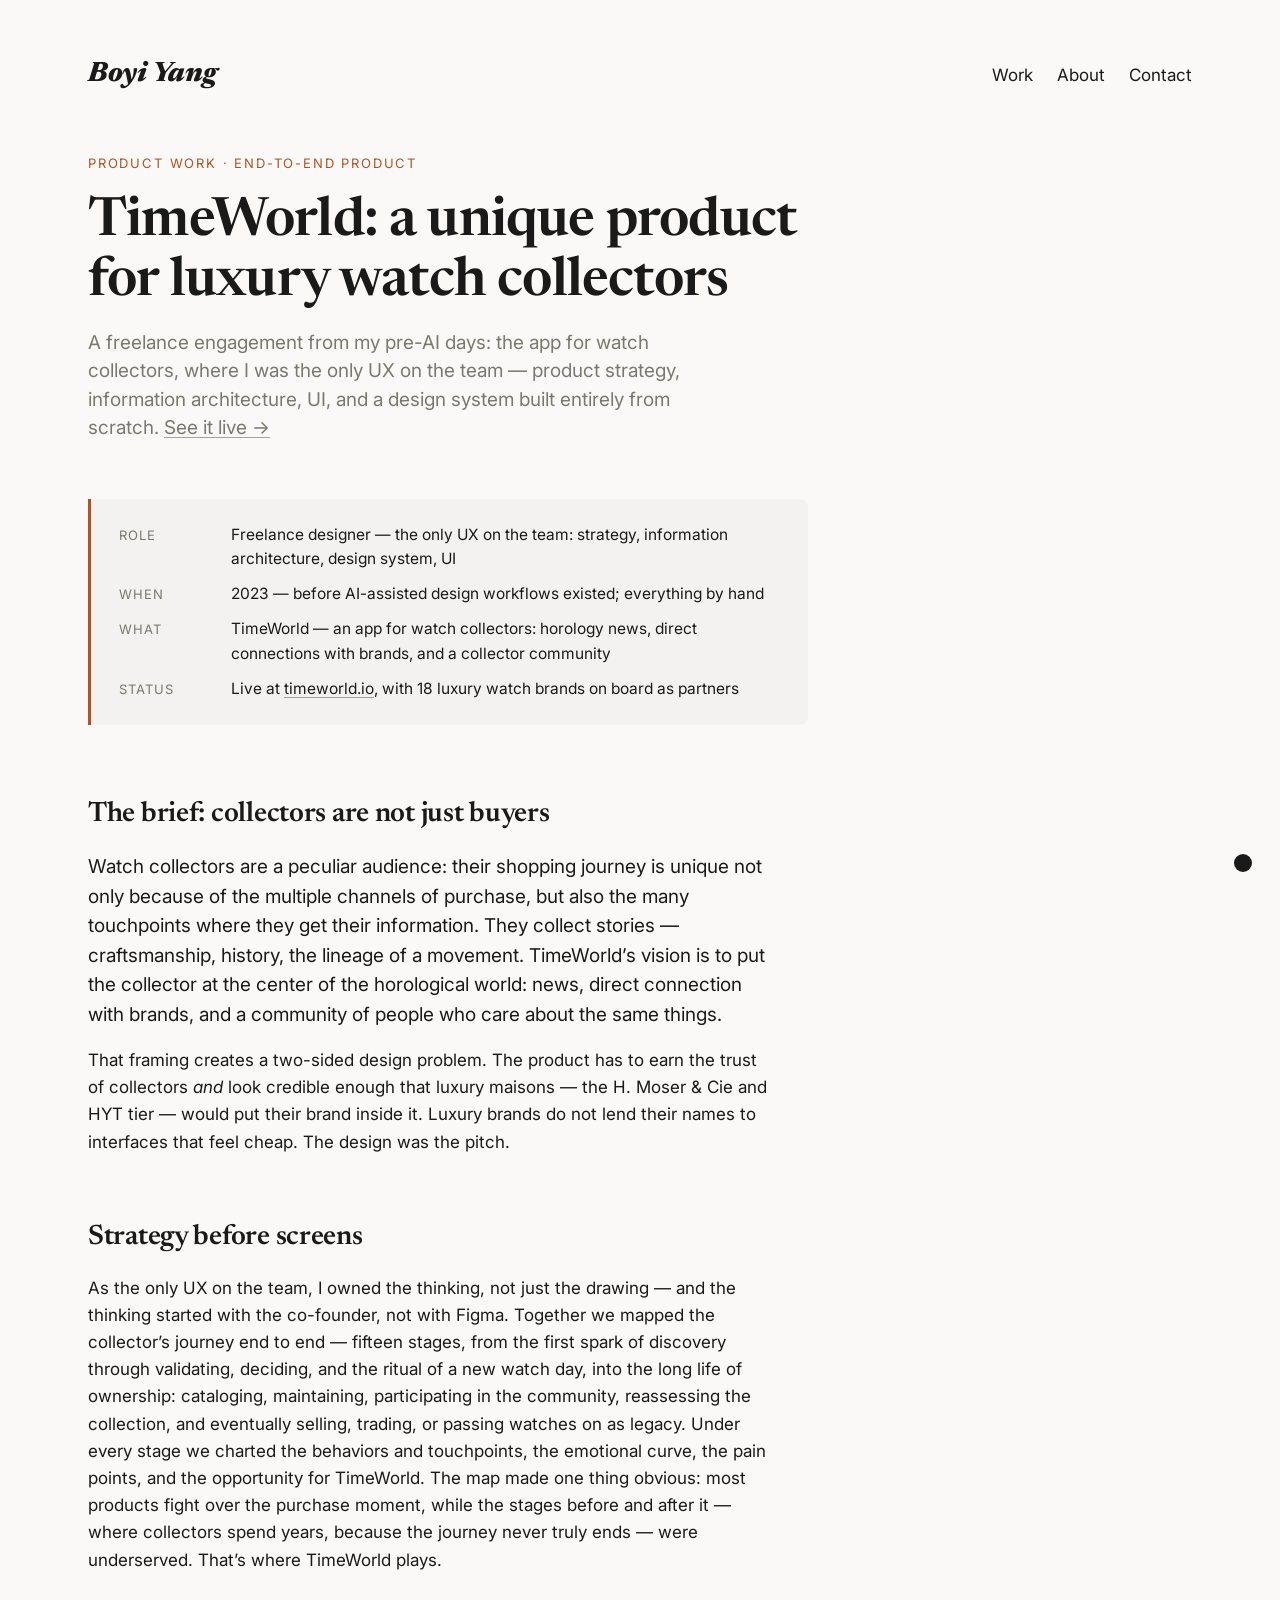
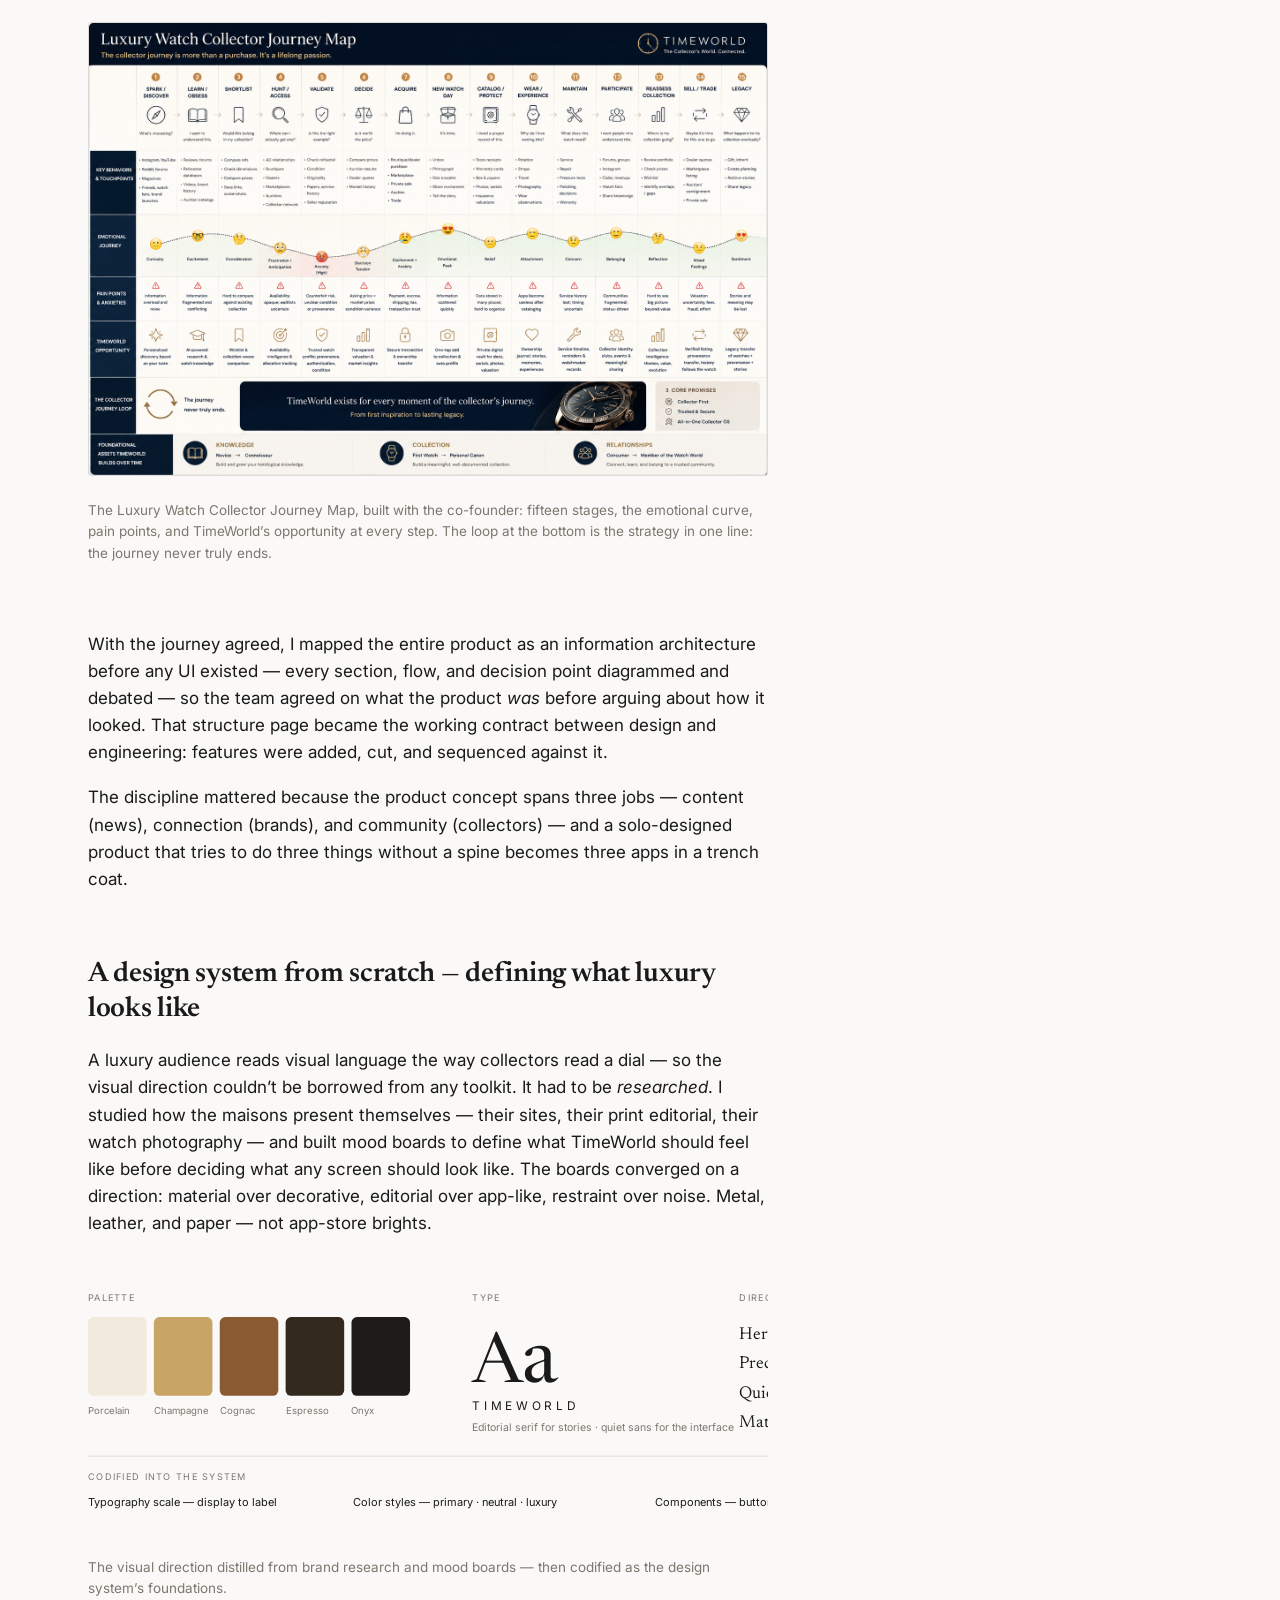
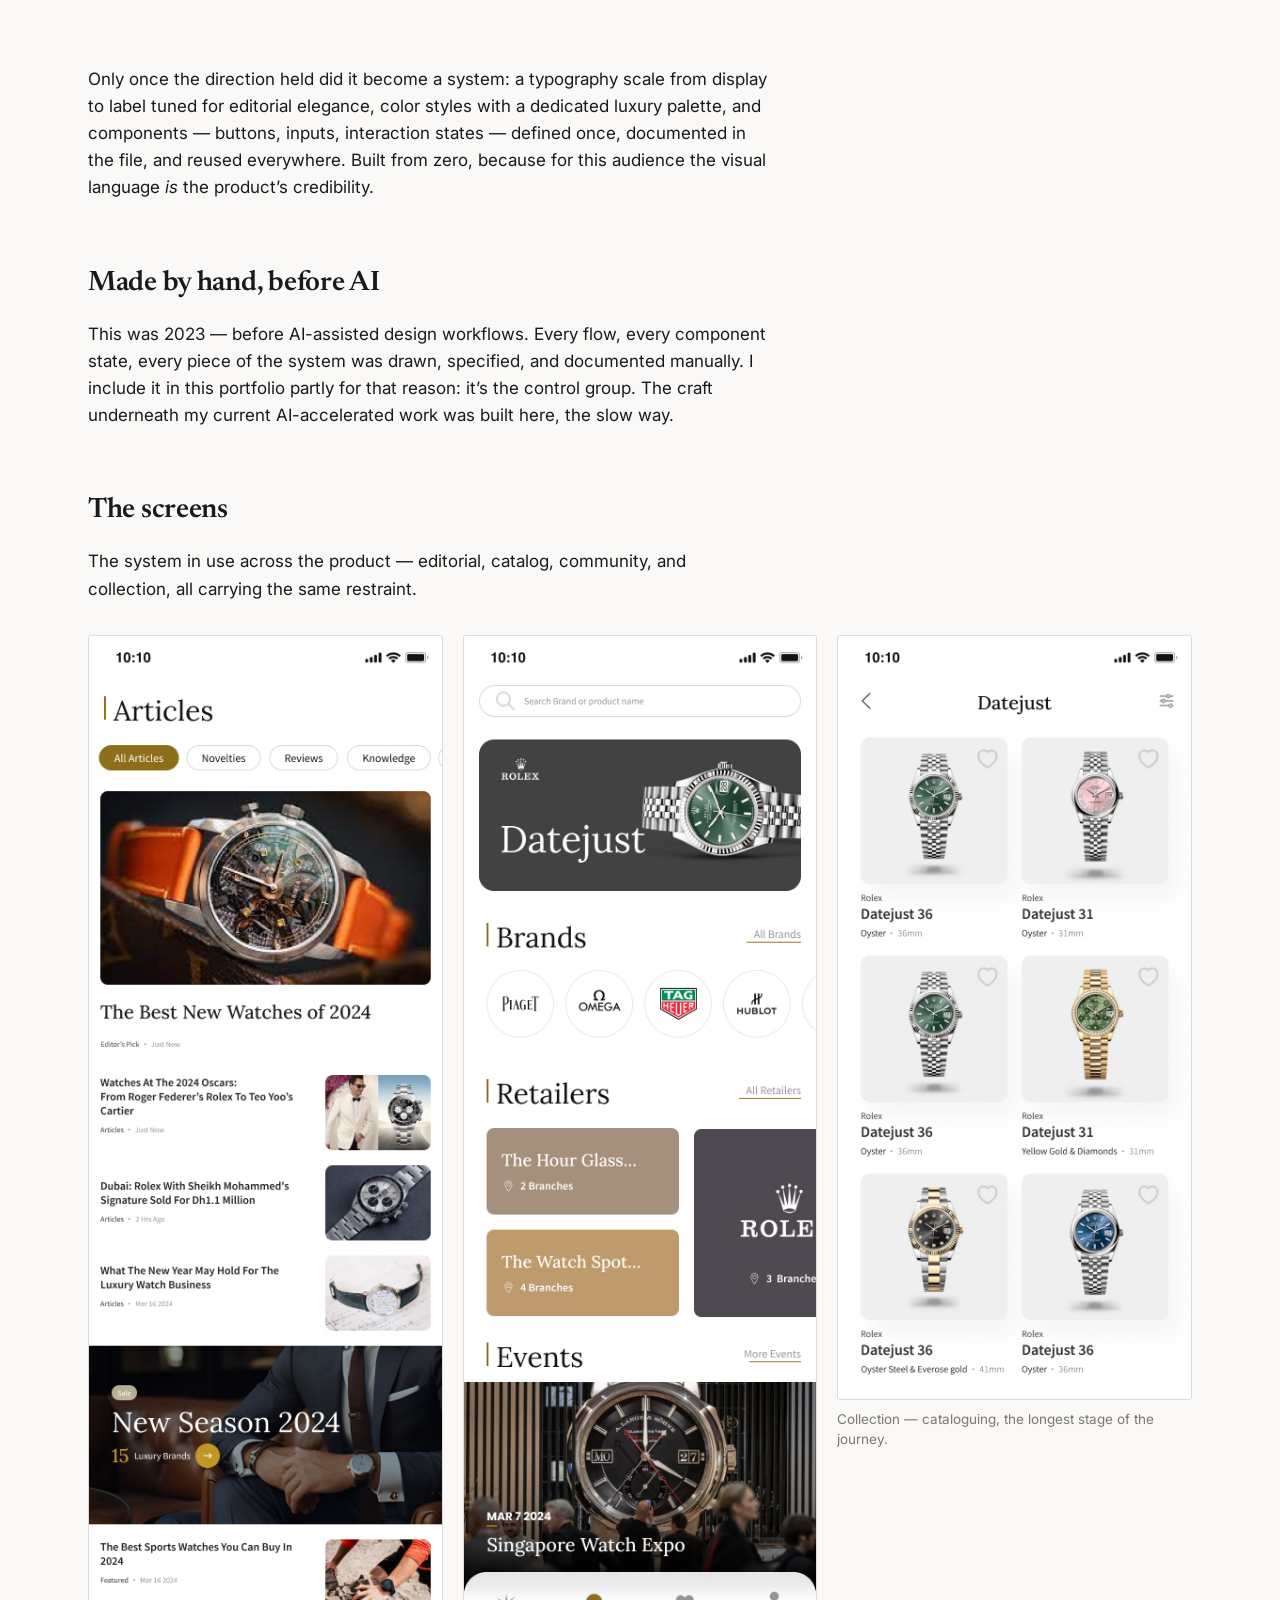
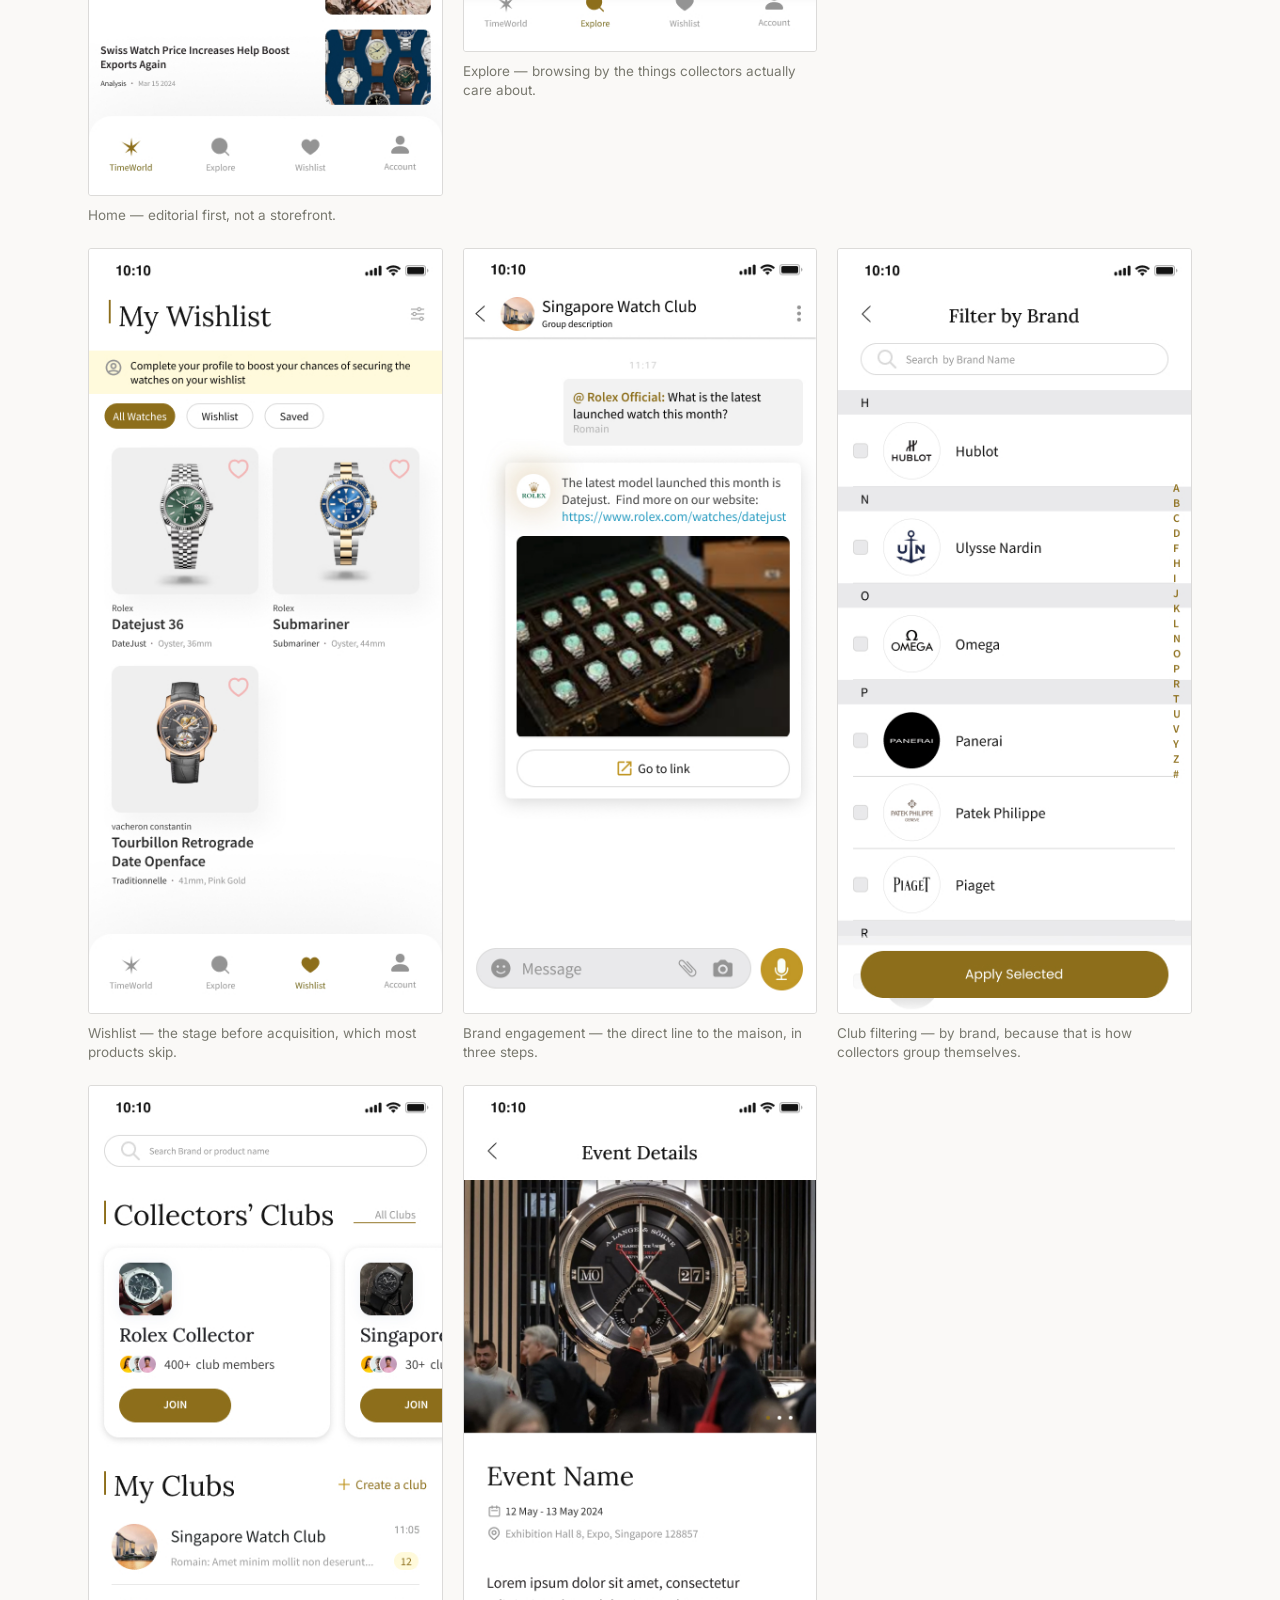
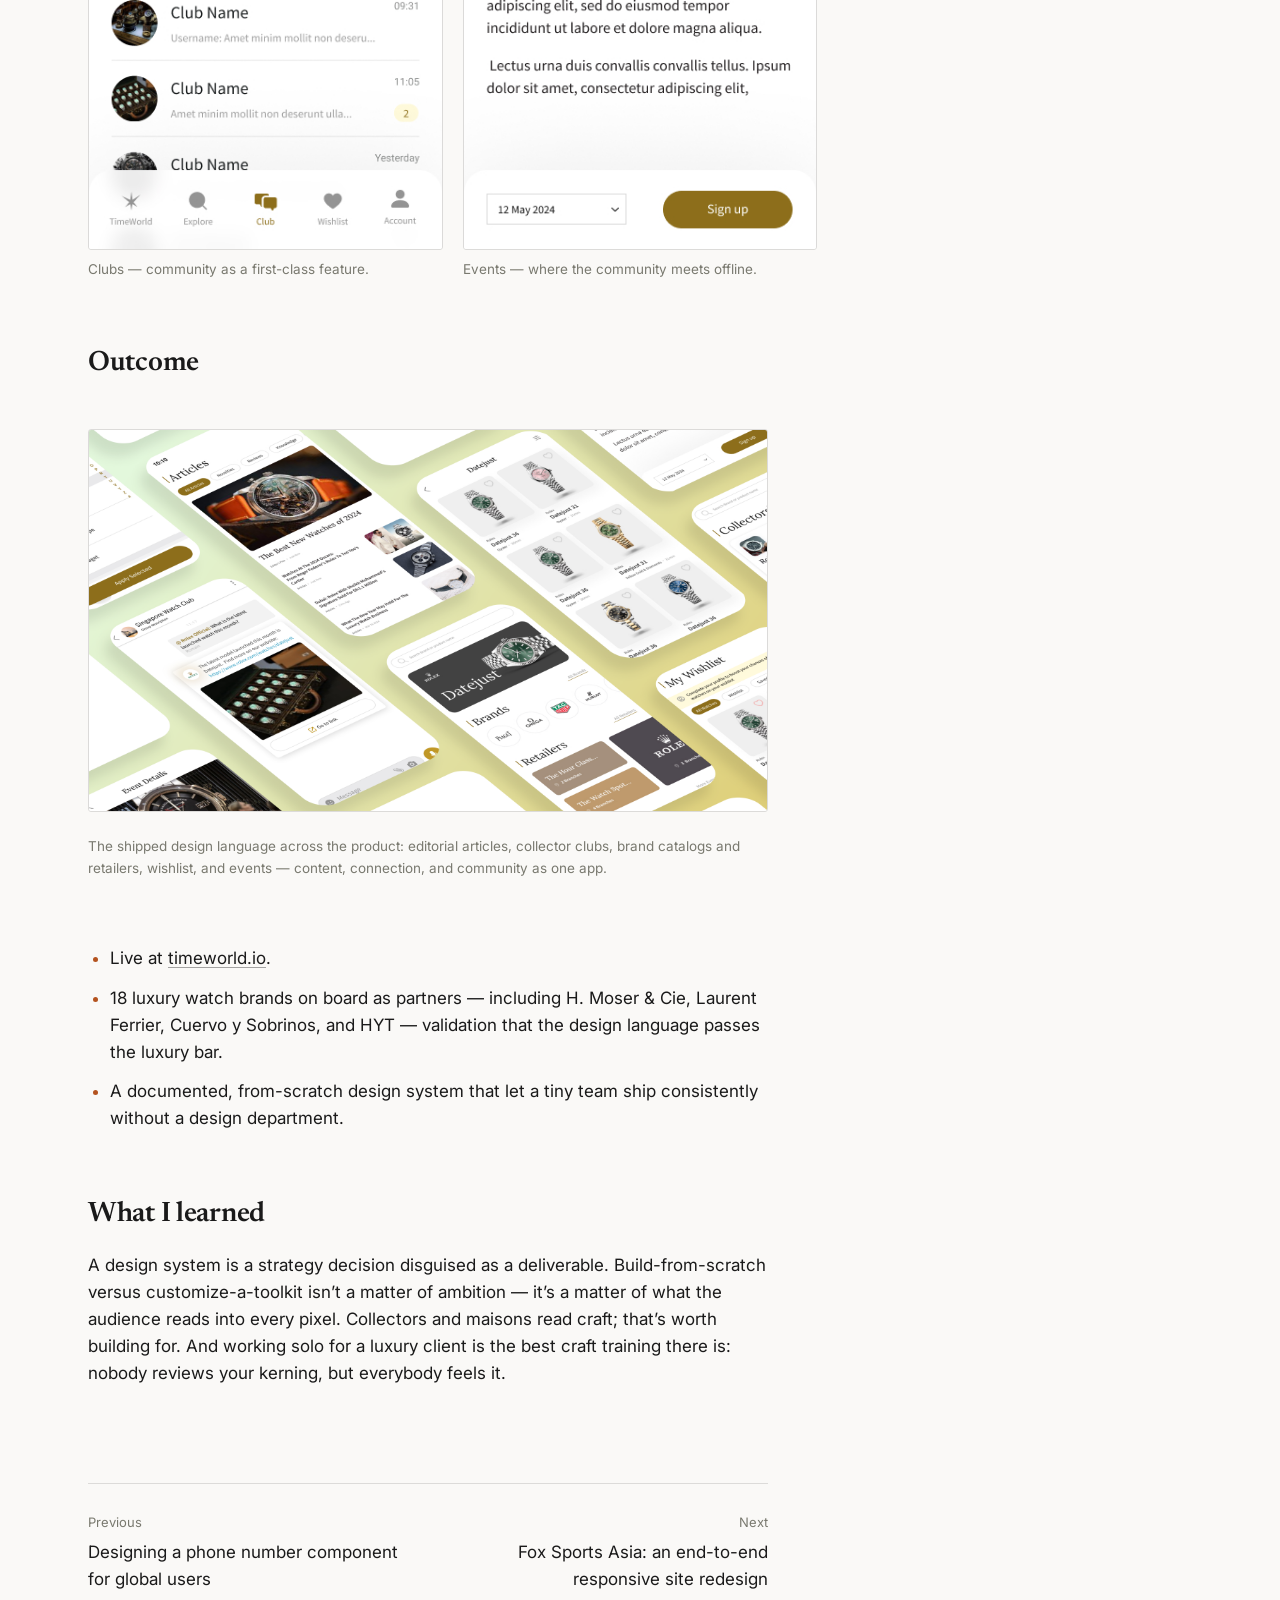
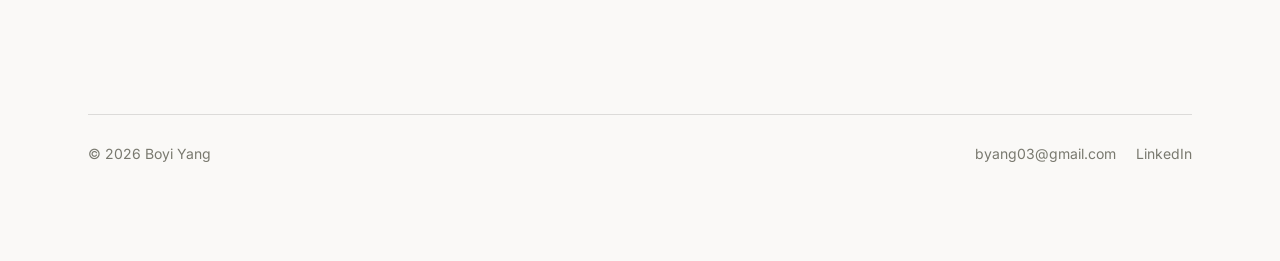
<file: case-timeworld.html>
<!DOCTYPE html>
<html lang="en">
<head>
  <meta charset="UTF-8">
  <meta name="viewport" content="width=device-width, initial-scale=1.0">
  <title>TimeWorld: a unique product for luxury watch collectors — Boyi Yang</title>
  <meta name="description" content="Case study: designing TimeWorld, an app for watch collectors — product strategy, information architecture, and a design system built entirely from scratch, as the only UX on the team.">
  <link rel="preconnect" href="https://fonts.googleapis.com">
  <link rel="preconnect" href="https://fonts.gstatic.com" crossorigin>
  <link href="https://fonts.googleapis.com/css2?family=Newsreader:ital,opsz,wght@0,6..72,400..700;1,6..72,400..700&family=Inter:wght@400;500;600&display=swap" rel="stylesheet">
  <link rel="stylesheet" href="style.css?v=20261101a">
  <script>
    (function () {
      const saved = localStorage.getItem('theme');
      if (saved) document.documentElement.dataset.theme = saved;
    })();
  </script>
</head>
<body>
  <main>
    <header class="site-header compact">
      <p class="logotype-small"><a href="index.html">Boyi Yang</a></p>
      <nav class="site-nav" aria-label="Site">
        <div class="nav-group">
          <a href="index.html#work">Work</a>
          <a href="about.html">About</a>
          <a href="about.html#contact">Contact</a>
        </div>
      </nav>
    </header>

    <div class="case-head">
      <p class="eyebrow">Product work · End-to-end product</p>
      <h1>TimeWorld: a unique product for luxury watch&nbsp;collectors</h1>
      <p class="sub">A freelance engagement from my pre-AI days: the app for
      watch collectors, where I was the only UX on the team — product
      strategy, information architecture, UI, and a design system built
      entirely from scratch.
      <a href="https://timeworld.io/" target="_blank" rel="noopener">See it live →</a></p>
    </div>

    <div class="tldr">
      <dl>
        <dt>Role</dt>
        <dd>Freelance designer — the only UX on the team: strategy,
        information architecture, design system, UI</dd>
        <dt>When</dt>
        <dd>2023 — before AI-assisted design workflows existed; everything
        by hand</dd>
        <dt>What</dt>
        <dd>TimeWorld — an app for watch collectors: horology news, direct
        connections with brands, and a collector community</dd>
        <dt>Status</dt>
        <dd>Live at <a href="https://timeworld.io/" target="_blank" rel="noopener">timeworld.io</a>,
        with 18 luxury watch brands on board as partners</dd>
      </dl>
    </div>

    <article class="prose">
      <h2>The brief: collectors are not just buyers</h2>
      <p class="lead">Watch collectors are a peculiar audience: their
      shopping journey is unique not only because of the multiple channels
      of purchase, but also the many touchpoints where they get their
      information. They collect stories — craftsmanship, history, the
      lineage of a movement. TimeWorld&rsquo;s vision is to put the collector at
      the center of the horological world: news, direct connection with
      brands, and a community of people who care about the same things.</p>
      <p>That framing creates a two-sided design problem. The product has to
      earn the trust of collectors <em>and</em> look credible enough that
      luxury maisons — the H.&nbsp;Moser&nbsp;&amp;&nbsp;Cie and HYT tier —
      would put their brand inside it. Luxury brands do not lend their names
      to interfaces that feel cheap. The design was the pitch.</p>

      <h2>Strategy before screens</h2>
      <p>As the only UX on the team, I owned the thinking, not just the
      drawing — and the thinking started with the co-founder, not with
      Figma. Together we mapped the collector&rsquo;s journey end to end —
      fifteen stages, from the first spark of discovery through validating,
      deciding, and the ritual of a new watch day, into the long life of
      ownership: cataloging, maintaining, participating in the community,
      reassessing the collection, and eventually selling, trading, or
      passing watches on as legacy. Under every stage we charted the
      behaviors and touchpoints, the emotional curve, the pain points, and
      the opportunity for TimeWorld. The map made one thing obvious: most
      products fight over the purchase moment, while the stages before and
      after it — where collectors spend years, because the journey never
      truly ends — were underserved. That&rsquo;s where TimeWorld plays.</p>

      <div class="figure zoom">
        <img src="media/TimeWorld/timeworld-journey-map.png" alt="Luxury Watch Collector Journey Map: fifteen stages from Spark and Discover through Learn, Shortlist, Hunt, Validate, Decide, Acquire, New Watch Day, Catalog, Wear, Maintain, Participate, Reassess Collection, Sell or Trade, and Legacy — each with key behaviors and touchpoints, an emotional journey curve, pain points, and TimeWorld's opportunity, closing with the note that the journey never truly ends.">
        <p class="figcap">The Luxury Watch Collector Journey Map, built with
        the co-founder: fifteen stages, the emotional curve, pain points, and
        TimeWorld&rsquo;s opportunity at every step. The loop at the bottom is the
        strategy in one line: the journey never truly ends.</p>
      </div>

      <p>With the journey agreed, I mapped the entire product as an
      information architecture before any UI existed — every section, flow,
      and decision point diagrammed and debated — so the team agreed on what
      the product <em>was</em> before arguing about how it looked. That
      structure page became the working contract between design and
      engineering: features were added, cut, and sequenced against it.</p>
      <p>The discipline mattered because the product concept spans three
      jobs — content (news), connection (brands), and community (collectors)
      — and a solo-designed product that tries to do three things without a
      spine becomes three apps in a trench coat.</p>

      <h2>A design system from scratch — defining what luxury looks like</h2>
      <p>A luxury audience reads visual language the way collectors read a
      dial — so the visual direction couldn&rsquo;t be borrowed from any toolkit.
      It had to be <em>researched</em>. I studied how the maisons present
      themselves — their sites, their print editorial, their watch
      photography — and built mood boards to define what TimeWorld should
      feel like before deciding what any screen should look like. The boards
      converged on a direction: material over decorative, editorial over
      app-like, restraint over noise. Metal, leather, and paper — not
      app-store brights.</p>

      <div class="figure" role="img" aria-label="TimeWorld visual direction: a muted luxury color palette, serif editorial typography, and brand keywords — heritage, precision, quiet luxury, material honesty.">
        <svg viewBox="0 0 940 270" xmlns="http://www.w3.org/2000/svg" font-family="Inter, sans-serif">
          <!-- palette -->
          <g>
            <text x="0" y="16" font-size="10" letter-spacing="1.4" fill="var(--fg-muted)">PALETTE</text>
            <g>
              <rect x="0" y="34" width="64" height="86" rx="6" fill="#F2EBDD"/>
              <rect x="72" y="34" width="64" height="86" rx="6" fill="#C8A566"/>
              <rect x="144" y="34" width="64" height="86" rx="6" fill="#8A5A32"/>
              <rect x="216" y="34" width="64" height="86" rx="6" fill="#33291F"/>
              <rect x="288" y="34" width="64" height="86" rx="6" fill="#1E1C1A"/>
            </g>
            <g font-size="10.5" fill="var(--fg-muted)">
              <text x="0" y="140">Porcelain</text>
              <text x="72" y="140">Champagne</text>
              <text x="144" y="140">Cognac</text>
              <text x="216" y="140">Espresso</text>
              <text x="288" y="140">Onyx</text>
            </g>
          </g>
          <!-- type specimen -->
          <g>
            <text x="420" y="16" font-size="10" letter-spacing="1.4" fill="var(--fg-muted)">TYPE</text>
            <text x="420" y="105" font-family="Newsreader, Georgia, serif" font-size="76" fill="var(--fg)">Aa</text>
            <text x="420" y="136" font-size="13" letter-spacing="4" fill="var(--fg)">TIMEWORLD</text>
            <text x="420" y="158" font-size="11.5" fill="var(--fg-muted)">Editorial serif for stories · quiet sans for the interface</text>
          </g>
          <!-- keywords -->
          <g>
            <text x="712" y="16" font-size="10" letter-spacing="1.4" fill="var(--fg-muted)">DIRECTION</text>
            <g font-family="Newsreader, Georgia, serif" font-size="19" fill="var(--fg)">
              <text x="712" y="58">Heritage</text>
              <text x="712" y="90">Precision</text>
              <text x="712" y="122">Quiet luxury</text>
              <text x="712" y="154">Material honesty</text>
            </g>
          </g>
          <!-- foundation row -->
          <line x1="0" y1="186" x2="940" y2="186" stroke="var(--rule-faint)" stroke-width="1"/>
          <text x="0" y="212" font-size="10" letter-spacing="1.4" fill="var(--fg-muted)">CODIFIED INTO THE SYSTEM</text>
          <g font-size="12" fill="var(--fg)">
            <text x="0" y="240">Typography scale — display to label</text>
            <text x="290" y="240">Color styles — primary · neutral · luxury</text>
            <text x="620" y="240">Components — buttons, inputs, states</text>
          </g>
        </svg>
        <p class="figcap">The visual direction distilled from brand research
        and mood boards — then codified as the design system&rsquo;s foundations.</p>
      </div>

      <p>Only once the direction held did it become a system: a typography
      scale from display to label tuned for editorial elegance, color styles
      with a dedicated luxury palette, and components — buttons, inputs,
      interaction states — defined once, documented in the file, and reused
      everywhere. Built from zero, because for this audience the visual
      language <em>is</em> the product&rsquo;s credibility.</p>

      <h2>Made by hand, before AI</h2>
      <p>This was 2023 — before AI-assisted design workflows. Every flow,
      every component state, every piece of the system was drawn, specified,
      and documented manually. I include it in this portfolio partly for
      that reason: it&rsquo;s the control group. The craft underneath my current
      AI-accelerated work was built here, the slow way.</p>

      <h2>The screens</h2>
      <p>The system in use across the product — editorial, catalog, community,
      and collection, all carrying the same restraint.</p>

      <div class="screens">
        <figure><img src="media/TimeWorld/Timeworld_Home.jpg" alt="TimeWorld home screen: editorial hero, featured horology stories, and entry points into brands and community." loading="lazy"><figcaption>Home — editorial first, not a storefront.</figcaption></figure>
        <figure><img src="media/TimeWorld/Timeworld_Explore.jpg" alt="TimeWorld explore screen: browsing watches and stories by brand, movement and category." loading="lazy"><figcaption>Explore — browsing by the things collectors actually care about.</figcaption></figure>
        <figure><img src="media/TimeWorld/Timeworld_Collection.jpg" alt="TimeWorld collection screen: a collector's own watches catalogued with detail." loading="lazy"><figcaption>Collection — cataloguing, the longest stage of the journey.</figcaption></figure>
        <figure><img src="media/TimeWorld/Timeworld_Wishlist.jpg" alt="TimeWorld wishlist screen: saved watches a collector is tracking." loading="lazy"><figcaption>Wishlist — the stage before acquisition, which most products skip.</figcaption></figure>
        <figure><img src="media/TimeWorld/TImeworld_Engage Brand_Step 3.jpg" alt="TimeWorld brand engagement flow, step three: connecting a collector directly with a maison." loading="lazy"><figcaption>Brand engagement — the direct line to the maison, in three steps.</figcaption></figure>
        <figure><img src="media/TimeWorld/Timeworld Clubs Fliter_Brands.jpg" alt="TimeWorld club filtering by brand: narrowing collector communities by the maisons they follow." loading="lazy"><figcaption>Club filtering — by brand, because that is how collectors group themselves.</figcaption></figure>
        <figure><img src="media/TimeWorld/Timeworld_club.jpg" alt="TimeWorld club screen: a collector community space with discussion and members." loading="lazy"><figcaption>Clubs — community as a first-class feature.</figcaption></figure>
        <figure><img src="media/TimeWorld/Timeworld_event.jpg" alt="TimeWorld event detail screen: a horology event with date, venue and attendance." loading="lazy"><figcaption>Events — where the community meets offline.</figcaption></figure>
      </div>

      <h2>Outcome</h2>
      <div class="figure zoom">
        <img src="media/TimeWorld/timeworld-showcase.png" alt="TimeWorld design showcase: app screens for editorial articles, the Singapore Watch Club community chat, the Datejust catalog with brands and retailers, wishlist, and event details — in a gold-accented editorial visual language.">
        <p class="figcap">The shipped design language across the product:
        editorial articles, collector clubs, brand catalogs and retailers,
        wishlist, and events — content, connection, and community as one
        app.</p>
      </div>
      <ul class="outcomes">
        <li>Live at <a href="https://timeworld.io/" target="_blank" rel="noopener">timeworld.io</a>.</li>
        <li>18 luxury watch brands on board as partners — including
        H.&nbsp;Moser&nbsp;&amp;&nbsp;Cie, Laurent Ferrier, Cuervo y
        Sobrinos, and HYT — validation that the design language passes the
        luxury bar.</li>
        <li>A documented, from-scratch design system that let a tiny team
        ship consistently without a design department.</li>
      </ul>

      <h2>What I learned</h2>
      <p>A design system is a strategy decision disguised as a deliverable.
      Build-from-scratch versus customize-a-toolkit isn&rsquo;t a matter of
      ambition — it&rsquo;s a matter of what the audience reads into every pixel.
      Collectors and maisons read craft; that&rsquo;s worth building for. And
      working solo for a luxury client is the best craft training there is:
      nobody reviews your kerning, but everybody feels it.</p>
    </article>

    <nav class="case-nav" aria-label="Case studies">
      <a href="case-phone.html"><span class="dir">Previous</span>Designing a phone number component for global users</a>
      <a class="next" href="case-foxsports.html"><span class="dir">Next</span>Fox Sports Asia: an end-to-end responsive site redesign</a>
    </nav>

    <footer class="site-footer">
      <p>© <span id="year"></span> Boyi Yang</p>
      <div class="foot-links">
        <a href="mailto:byang03@gmail.com">byang03@gmail.com</a>
        <a href="https://www.linkedin.com/in/yangboyi/" target="_blank" rel="noopener">LinkedIn</a>
      </div>
    </footer>
  </main>

  <button class="theme-toggle" aria-label="Toggle dark mode" title="Toggle theme"></button>
  <script src="script.js?v=20261101a"></script>
</body>
</html>
</file>
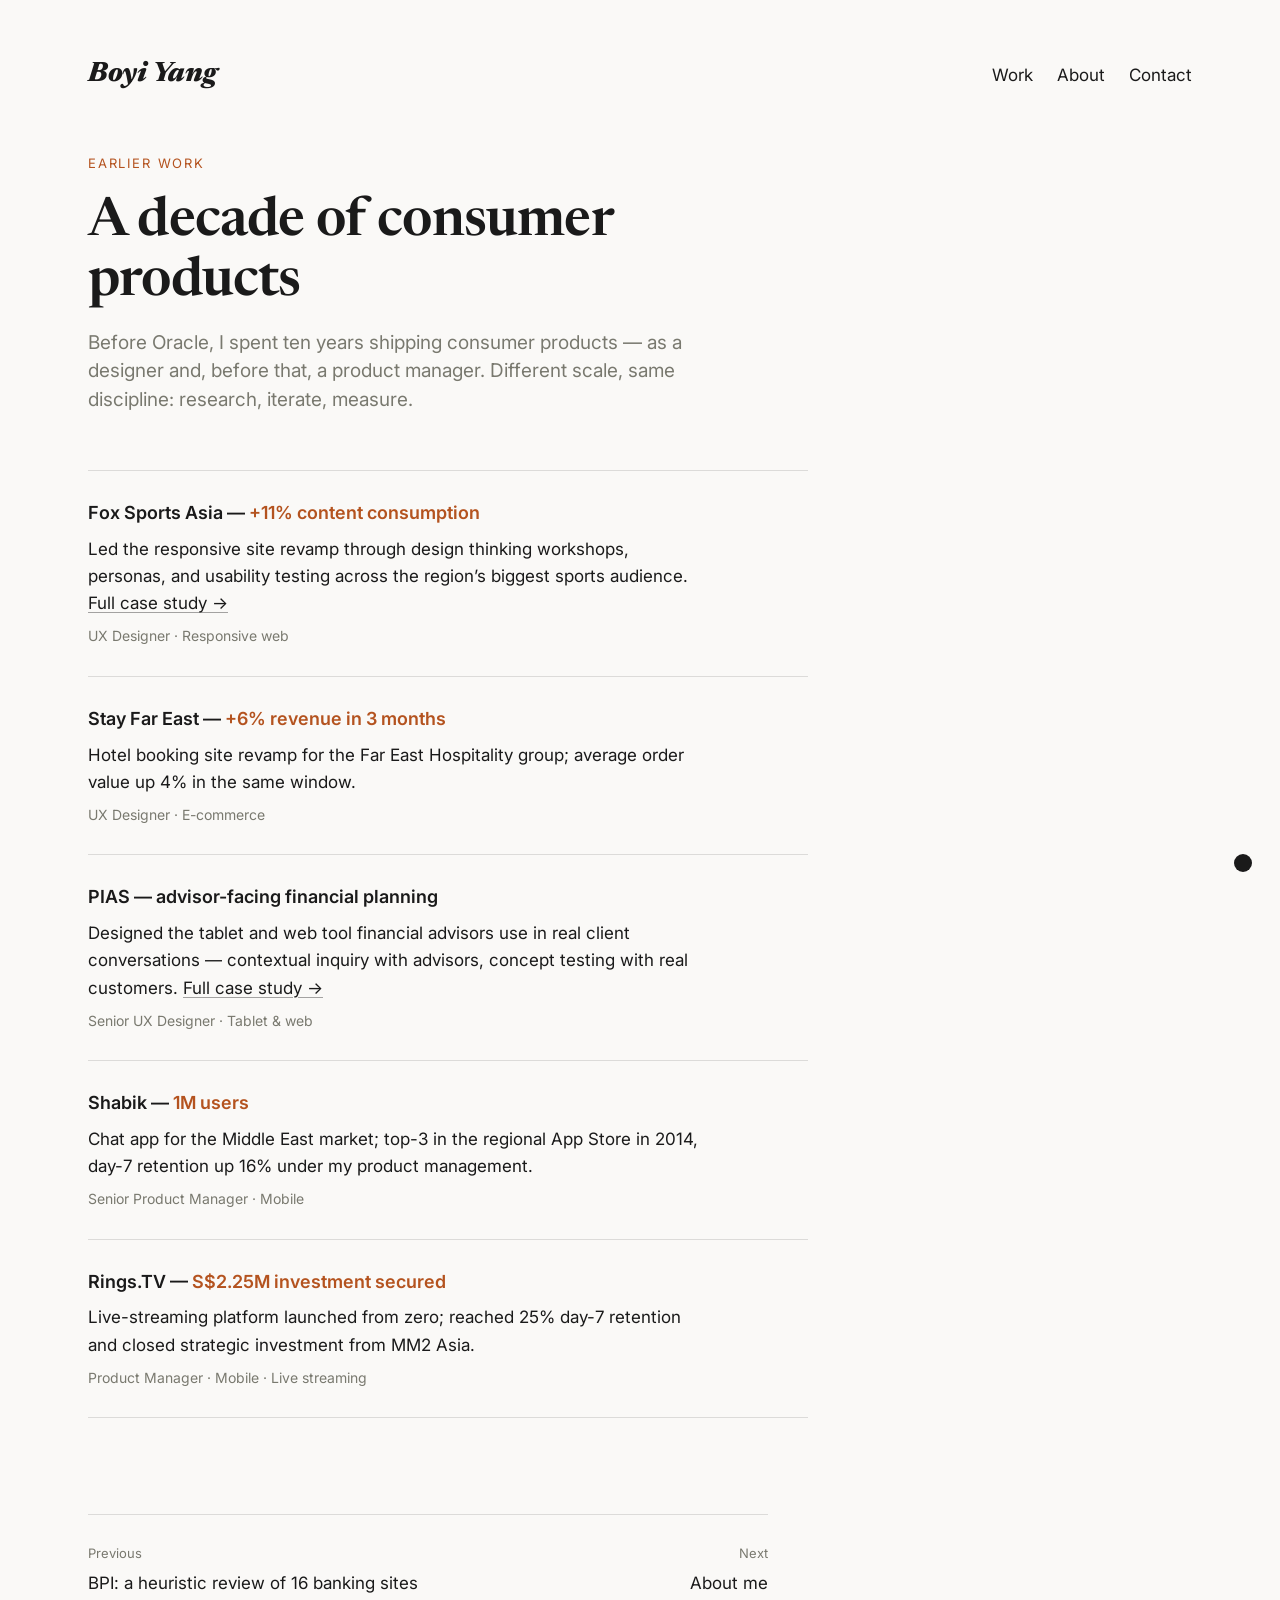
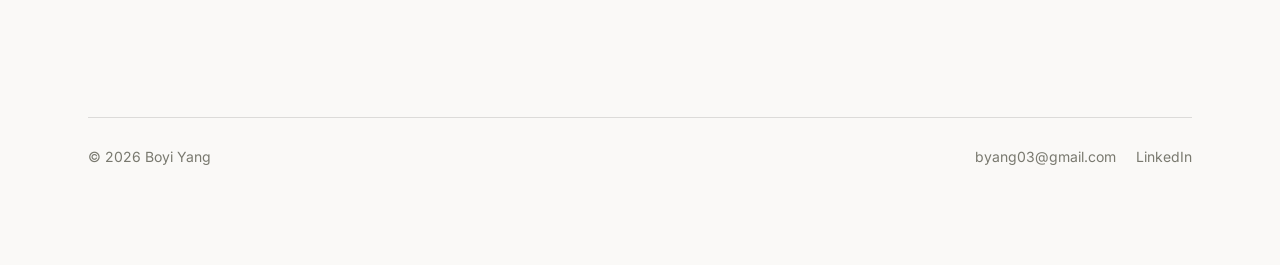
<file: earlier-work.html>
<!DOCTYPE html>
<html lang="en">
<head>
  <meta charset="UTF-8">
  <meta name="viewport" content="width=device-width, initial-scale=1.0">
  <title>Earlier work — Boyi Yang</title>
  <meta name="description" content="A decade of consumer products before Oracle: Fox Sports Asia, Stay Far East, Aviva, Shabik, Rings.TV.">
  <link rel="preconnect" href="https://fonts.googleapis.com">
  <link rel="preconnect" href="https://fonts.gstatic.com" crossorigin>
  <link href="https://fonts.googleapis.com/css2?family=Newsreader:ital,opsz,wght@0,6..72,400..700;1,6..72,400..700&family=Inter:wght@400;500;600&display=swap" rel="stylesheet">
  <link rel="stylesheet" href="style.css?v=20261101a">
  <script>
    (function () {
      const saved = localStorage.getItem('theme');
      if (saved) document.documentElement.dataset.theme = saved;
    })();
  </script>
</head>
<body>
  <main>
    <header class="site-header compact">
      <p class="logotype-small"><a href="index.html">Boyi Yang</a></p>
      <nav class="site-nav" aria-label="Site">
        <div class="nav-group">
          <a href="index.html#work">Work</a>
          <a href="about.html">About</a>
          <a href="about.html#contact">Contact</a>
        </div>
      </nav>
    </header>

    <div class="case-head">
      <p class="eyebrow">Earlier work</p>
      <h1>A decade of consumer products</h1>
      <p class="sub">Before Oracle, I spent ten years shipping consumer
      products — as a designer and, before that, a product manager. Different
      scale, same discipline: research, iterate, measure.</p>
    </div>

    <section class="earlier-list">
      <div class="item">
        <h3>Fox Sports Asia — <span class="metric">+11% content consumption</span></h3>
        <p>Led the responsive site revamp through design thinking workshops,
        personas, and usability testing across the region&rsquo;s biggest sports
        audience. <a href="case-foxsports.html">Full case study →</a></p>
        <p class="meta">UX Designer · Responsive web</p>
      </div>

      <div class="item">
        <h3>Stay Far East — <span class="metric">+6% revenue in 3 months</span></h3>
        <p>Hotel booking site revamp for the Far East Hospitality group;
        average order value up 4% in the same window.</p>
        <p class="meta">UX Designer · E-commerce</p>
      </div>

      <div class="item">
        <h3>PIAS — advisor-facing financial planning</h3>
        <p>Designed the tablet and web tool financial advisors use in real
        client conversations — contextual inquiry with advisors, concept
        testing with real customers. <a href="case-pias.html">Full case study →</a></p>
        <p class="meta">Senior UX Designer · Tablet &amp; web</p>
      </div>

      <div class="item">
        <h3>Shabik — <span class="metric">1M users</span></h3>
        <p>Chat app for the Middle East market; top-3 in the regional App
        Store in 2014, day-7 retention up 16% under my product management.</p>
        <p class="meta">Senior Product Manager · Mobile</p>
      </div>

      <div class="item">
        <h3>Rings.TV — <span class="metric">S$2.25M investment secured</span></h3>
        <p>Live-streaming platform launched from zero; reached 25% day-7
        retention and closed strategic investment from MM2 Asia.</p>
        <p class="meta">Product Manager · Mobile · Live streaming</p>
      </div>
    </section>

    <nav class="case-nav" aria-label="Site">
      <a href="case-bpi.html"><span class="dir">Previous</span>BPI: a heuristic review of 16 banking sites</a>
      <a class="next" href="about.html"><span class="dir">Next</span>About me</a>
    </nav>

    <footer class="site-footer">
      <p>© <span id="year"></span> Boyi Yang</p>
      <div class="foot-links">
        <a href="mailto:byang03@gmail.com">byang03@gmail.com</a>
        <a href="https://www.linkedin.com/in/yangboyi/" target="_blank" rel="noopener">LinkedIn</a>
      </div>
    </footer>
  </main>

  <button class="theme-toggle" aria-label="Toggle dark mode" title="Toggle theme"></button>
  <script src="script.js?v=20261101a"></script>
</body>
</html>
</file>
<file: style.css>
/* ---------- Theme tokens ---------- */
:root {
  --bg: #faf9f7;
  --fg: #1a1a1a;
  --fg-muted: #79796f;
  --rule: rgba(0, 0, 0, 0.35);
  --rule-faint: rgba(0, 0, 0, 0.12);
  --card: rgba(0, 0, 0, 0.028);
  --accent: #b4531f;
  --on-accent: #ffffff; /* white on #b4531f = 5.82:1, passes AA */
  --font-display: "Newsreader", "Georgia", serif;
  --font-body: "Inter", -apple-system, "Helvetica Neue", sans-serif;
}

@media (prefers-color-scheme: dark) {
  :root {
    --bg: #0d0d0f;
    --fg: #f2f2f0;
    --fg-muted: #8c8c94;
    --rule: rgba(255, 255, 255, 0.45);
    --rule-faint: rgba(255, 255, 255, 0.14);
    --card: rgba(255, 255, 255, 0.045);
    --accent: #e08a55;
    --on-accent: #141414;
  }
}

:root[data-theme="light"] {
  --bg: #faf9f7;
  --fg: #1a1a1a;
  --fg-muted: #79796f;
  --rule: rgba(0, 0, 0, 0.35);
  --rule-faint: rgba(0, 0, 0, 0.12);
  --card: rgba(0, 0, 0, 0.028);
  --accent: #b4531f;
  --on-accent: #ffffff;
}

:root[data-theme="dark"] {
  --on-accent: #141414;
  --bg: #0d0d0f;
  --fg: #f2f2f0;
  --fg-muted: #8c8c94;
  --rule: rgba(255, 255, 255, 0.45);
  --rule-faint: rgba(255, 255, 255, 0.14);
  --card: rgba(255, 255, 255, 0.045);
  --accent: #e08a55;
}

/* ---------- Base ---------- */
* { margin: 0; padding: 0; box-sizing: border-box; }

html { scroll-behavior: smooth; }

body {
  background: var(--bg);
  color: var(--fg);
  font-family: var(--font-body);
  font-size: 17px;
  line-height: 1.6;
  transition: background 0.35s ease, color 0.35s ease;
  -webkit-font-smoothing: antialiased;
}

main {
  max-width: 1200px;
  margin: 0 auto;
  padding: 52px 48px 96px;
}

a {
  color: inherit;
  text-decoration: underline;
  text-decoration-color: var(--rule);
  text-underline-offset: 3px;
  text-decoration-thickness: 1px;
  transition: text-decoration-color 0.2s ease, color 0.2s ease;
}

a:hover { text-decoration-color: currentColor; }

::selection { background: var(--accent); color: var(--bg); }

/* ---------- Header ---------- */
.site-header {
  display: flex;
  justify-content: space-between;
  align-items: flex-start;
  margin-bottom: 44px;
}

.logotype {
  font-family: var(--font-display);
  font-weight: 800;
  font-style: italic;
  font-size: clamp(40px, 6vw, 60px);
  line-height: 1;
  letter-spacing: -0.02em;
}

.logotype a, .logotype-small a { text-decoration: none; }

/* compact header for inner pages */
.site-header.compact { margin-bottom: 56px; align-items: baseline; }

.logotype-small {
  font-family: var(--font-display);
  font-weight: 800;
  font-style: italic;
  font-size: 28px;
  letter-spacing: -0.01em;
}

.site-nav {
  display: flex;
  flex-direction: column;
  gap: 28px;
  text-align: right;
  padding-top: 10px;
  flex-shrink: 0;
}

.site-header.compact .site-nav { flex-direction: row; gap: 24px; padding-top: 0; }

.site-nav .nav-group {
  display: flex;
  flex-direction: column;
  gap: 4px;
}

.site-header.compact .site-nav .nav-group { flex-direction: row; gap: 24px; }

.site-nav a { text-decoration: none; }
.site-nav a:hover { text-decoration: underline; text-underline-offset: 3px; }
.site-nav a[aria-current="page"] { color: var(--fg-muted); }

/* ---------- Home: hero ---------- */
.hero { max-width: 760px; margin-bottom: 64px; }

.hero-lead {
  font-family: var(--font-display);
  font-size: clamp(21px, 2.1vw, 26px);
  line-height: 1.5;
  color: var(--fg);
}

.hero-kicker {
  color: var(--fg-muted);
  margin-bottom: 12px;
  font-size: 15px;
}

.hero h2 {
  font-family: var(--font-display);
  font-weight: 500;
  font-size: clamp(26px, 3.6vw, 38px);
  line-height: 1.18;
  letter-spacing: -0.015em;
  margin-bottom: 14px;
}

.hero p { max-width: 700px; color: var(--fg); }

/* ---------- Proof strip ---------- */
.proof {
  display: flex;
  flex-wrap: wrap;
  gap: 8px 0;
  margin: 20px 0 44px;
  padding: 12px 0;
  border-top: 1px solid var(--rule-faint);
  color: var(--fg-muted);
  font-size: 14.5px;
}

.proof span { white-space: nowrap; }

.proof span + span::before {
  content: "\00B7";
  margin: 0 12px;
  color: var(--rule);
}

/* ---------- Case cards ---------- */
.cases {
  display: flex;
  flex-direction: column;
  gap: 0;
  max-width: 1080px;
}

.section-label {
  font-size: 13px;
  letter-spacing: 0.14em;
  text-transform: uppercase;
  color: var(--fg-muted);
  margin-bottom: 20px;
}

.case-card {
  display: grid;
  grid-template-columns: 1fr 320px;
  gap: 56px;
  align-items: center;
  padding: 26px 0 30px;
  border-top: 1px solid var(--rule-faint);
  text-decoration: none;
}

.case-card .card-thumb {
  width: 100%;
  height: 220px;
  object-fit: cover;
  object-position: center top;
  border-radius: 8px;
  border: 1px solid var(--rule-faint);
  background: var(--card);
}

/* Video thumbs: zoom in slightly to hide edges baked into the recording.
   White background so load/loop gaps flash white (matching the recording), not card-dark. */
.case-card .thumb-video { display: block; overflow: hidden; background: #fff; }

.case-card .thumb-video video {
  display: block;
  width: 108%;
  height: 108%;
  margin: -2% 0 0 -4%;
  object-fit: cover;
  pointer-events: none; /* clicks fall through to the card link */
}

.case-card:last-of-type { border-bottom: 1px solid var(--rule-faint); }

.case-card .num {
  font-family: var(--font-display);
  font-style: italic;
  font-weight: 600;
  color: var(--accent);
  font-size: 15px;
  display: block;
  margin-bottom: 12px;
}

.case-card h3 {
  font-family: var(--font-display);
  font-weight: 600;
  font-size: clamp(24px, 3vw, 32px);
  line-height: 1.2;
  letter-spacing: -0.01em;
  margin-bottom: 12px;
  transition: color 0.2s ease;
}

.case-card:hover h3 { color: var(--accent); }

.case-card p { max-width: 640px; margin-bottom: 14px; }

/* Tag pills — controlled vocabulary across the site */
.tags { display: flex; flex-wrap: wrap; gap: 8px; }

.tags span {
  font-size: 12.5px;
  color: var(--fg-muted);
  border: 1px solid var(--rule-faint);
  border-radius: 999px;
  padding: 3px 11px;
  white-space: nowrap;
}

.case-card .tags { margin-top: 2px; }
.case-head .tags { margin-top: 20px; }

/* ---------- More link rows (home) ---------- */
.more {
  max-width: 1080px;
  margin-top: 72px;
}

.more .row {
  display: flex;
  justify-content: space-between;
  align-items: baseline;
  gap: 24px;
  padding: 20px 0;
  border-top: 1px solid var(--rule-faint);
}

.more .row:last-child { border-bottom: 1px solid var(--rule-faint); }

.more .row h3 { font-size: 17px; font-weight: 600; }
.more .row p { color: var(--fg-muted); font-size: 15px; text-align: right; }

/* ---------- Case study pages ---------- */
.case-head { max-width: 720px; margin-bottom: 56px; }

.eyebrow {
  font-size: 13px;
  letter-spacing: 0.14em;
  text-transform: uppercase;
  color: var(--accent);
  margin-bottom: 18px;
}

.case-head h1 {
  font-family: var(--font-display);
  font-weight: 600;
  font-size: clamp(34px, 5vw, 54px);
  line-height: 1.12;
  letter-spacing: -0.015em;
  margin-bottom: 16px;
}

.case-head .sub {
  font-size: 19px;
  color: var(--fg-muted);
  line-height: 1.5;
  max-width: 640px;
}

.nda-note {
  font-size: 13.5px;
  color: var(--fg-muted);
  margin-top: 20px;
  font-style: italic;
}

/* TL;DR block */
.tldr {
  max-width: 720px;
  background: var(--card);
  border-left: 3px solid var(--accent);
  padding: 24px 28px;
  margin-bottom: 72px;
  border-radius: 0 8px 8px 0;
}

.tldr dl {
  display: grid;
  grid-template-columns: 92px 1fr;
  gap: 10px 20px;
  font-size: 15.5px;
}

.tldr dt {
  color: var(--fg-muted);
  font-size: 13px;
  letter-spacing: 0.08em;
  text-transform: uppercase;
  padding-top: 2px;
}

.tldr dd { margin: 0; }

/* Prose */
.prose { max-width: 680px; }

.prose h2 {
  font-family: var(--font-display);
  font-weight: 600;
  font-size: 28px;
  line-height: 1.25;
  letter-spacing: -0.01em;
  margin: 64px 0 20px;
}

.prose .sec-label {
  font-size: 13px;
  letter-spacing: 0.14em;
  text-transform: uppercase;
  color: var(--accent);
  margin: 64px 0 10px;
}

.prose .sec-label + h2 { margin-top: 0; }

.prose h3 {
  font-size: 17px;
  font-weight: 600;
  margin: 36px 0 12px;
}

.prose p { margin-bottom: 18px; }

.prose ul, .prose ol { margin: 0 0 18px 22px; }
.prose li { margin-bottom: 10px; }
.prose li::marker { color: var(--accent); }

.prose strong { font-weight: 600; }

.prose .lead {
  font-size: 19px;
  line-height: 1.55;
}

/* Figures (diagrams, boards) — embedded directly in the article, no card frame */
.figure {
  margin: 48px 0;
  overflow-x: auto;
}

.figure .figcap { padding: 10px 0 0; }

.figure svg { display: block; min-width: 860px; width: 100%; height: auto; }

.figure img {
  display: block;
  min-width: 860px;
  width: 100%;
  height: auto;
  border: 1px solid var(--rule-faint);
  border-radius: 3px;
}

.figure video {
  display: block;
  width: 100%;
  height: auto;
  border-radius: 6px;
  background: #000;
  pointer-events: none; /* behaves like a live photo: no click, no scrub, no fullscreen */
}

/* Zoomable figures: show the whole image, click to open full size */
.figure.zoom img {
  min-width: 0;
  max-height: 760px;
  object-fit: contain;
  object-position: top;
  cursor: zoom-in;
}

/* Wide figures: diagrams and boards that are unreadable inside the text column.
   Breaks out to the content edge and drops the 860px min-width that would
   otherwise force a horizontal scroll (and an ugly crop) in the prose column. */
.figure.wide {
  width: min(1104px, calc(100vw - 96px));
  overflow-x: visible;
}

.figure.wide img {
  min-width: 0;
  width: 100%;
  max-height: none;
  height: auto;
  object-fit: contain;
  cursor: zoom-in;
}

/* Wide SVG diagrams scale to fit the content column instead of overflowing it. */
.figure.wide svg {
  min-width: 0;
  width: 100%;
  height: auto;
}

/* A near-square plot (e.g. a radar) shouldn't stretch the full column width. */
.figure.radar svg {
  min-width: 0;
  width: 100%;
  max-width: 560px;
  height: auto;
  margin-inline: auto;
  display: block;
}
.figure.radar .figcap { text-align: center; }

/* Numbered criteria list — compact, matches the prose rhythm */
.prose ol.criteria {
  margin: 20px 0;
  padding-left: 1.4em;
}
.prose ol.criteria li {
  margin: 6px 0;
  padding-left: 0.3em;
}

/* An explicit process sequence, set apart from the prose */
.prose p.sequence {
  margin: 20px 0;
  padding: 14px 18px;
  background: var(--card);
  border-left: 3px solid var(--accent);
  border-radius: 3px;
  font-weight: 500;
  line-height: 1.7;
}

/* Diagram figures ship on a transparent canvas, so in light mode they carry no
   frame and float straight on the page — no baked-in white box, no border. */
.figure.diagram img {
  border: 0;
  border-radius: 0;
  cursor: default;
}
/* In dark mode the diagram's fine connector labels are dark ink that would
   vanish on the dark page, so the diagram sits on its own soft light panel. */
@media (prefers-color-scheme: dark) {
  :root:not([data-theme="light"]) .figure.diagram img {
    background: #f4f2ee;
    border-radius: 8px;
    padding: 18px 22px;
  }
}
:root[data-theme="dark"] .figure.diagram img {
  background: #f4f2ee;
  border-radius: 8px;
  padding: 18px 22px;
}

/* Screen gallery — craft work shown at size, not as supporting evidence */
.screens {
  display: grid;
  grid-template-columns: repeat(auto-fit, minmax(300px, 1fr));
  gap: 20px;
  margin: 32px 0;
  /* break out of the reading column — craft needs room.
     The prose column is left-aligned inside a wider container, so the
     gallery simply extends right to the content edge. */
  width: min(1104px, calc(100vw - 96px));
}

.screens figure { margin: 0; }
/* Bare: the images already carry their own drop shadow and rounded corners,
   so drop the CSS frame that would otherwise sit outside them. */
.screens.bare img { border: 0; border-radius: 0; }
/* Before/after pairs: always two per row, so each row reads across as a pair */
.screens.pairs { grid-template-columns: repeat(2, minmax(0, 1fr)); row-gap: 34px; }
.step-label {
  margin: 40px 0 14px;
  font-size: 13px;
  letter-spacing: 0.08em;
  text-transform: uppercase;
  color: var(--fg-muted);
}
.screens.pairs .step-label { grid-column: 1 / -1; margin: 12px 0 -6px; }
.screens.pairs .step-label:first-child { margin-top: 0; }
/* Below ~1100px two columns squeeze each screenshot under ~380px, which is
   too small to read a NetSuite screen. Give each one the full column instead —
   before and after still sit next to each other, just stacked. */
@media (max-width: 1100px) {
  .screens.pairs { grid-template-columns: 1fr; }
}

.screens img {
  display: block;
  width: 100%;
  height: auto;
  border: 1px solid var(--rule-faint);
  border-radius: 3px;
  cursor: zoom-in;
}

.screens figcaption {
  font-size: 13.5px;
  color: var(--fg-muted);
  padding: 10px 0 2px;
  line-height: 1.45;
}

@media (max-width: 720px) {
  .screens { grid-template-columns: 1fr; }
}

/* Portrait figures: show the whole image, no crop, centered */
.figure.portrait {
  width: fit-content;
  max-width: 100%;
  margin-inline: auto;
}

.figure.portrait img {
  min-width: 0;
  width: auto;
  max-width: 100%;
  max-height: 640px;
  object-fit: contain;
  margin: 0 auto;
}
/* A document shown for shape, not for reading — keep it small */
.figure.portrait.small img {
  max-height: 260px;
}
.figure.portrait.small .figcap {
  text-align: center;
}

/* Prose left, a stack of figures right — both columns start at the top, so
   any leftover height falls at the end of the shorter one instead of being
   split above and below it. */
.split {
  display: grid;
  grid-template-columns: minmax(0, 680px) minmax(280px, 1fr);
  gap: 48px;
  align-items: start;
  margin: 40px 0;
  width: min(1104px, calc(100vw - 96px));
}
.split .split-text > :first-child { margin-top: 0; }
.split .split-text > :last-child { margin-bottom: 0; }
.split-figs {
  display: grid;
  gap: 32px;
  align-content: start;
}
.split .figure { margin: 0; overflow-x: visible; }
.split .figure.chart svg {
  min-width: 0;
  width: 100%;
  max-width: 330px;
  height: auto;
  display: block;
  margin-inline: auto;
}
@media (max-width: 900px) {
  .split { grid-template-columns: 1fr; gap: 28px; }
  .split-figs { gap: 28px; }
}

/* Lightbox overlay */
.lightbox {
  position: fixed;
  inset: 0;
  z-index: 100;
  background: rgba(12, 11, 10, 0.92);
  overflow: auto;
  padding: 40px 24px;
  cursor: zoom-out;
}

.lightbox img {
  display: block;
  margin: 0 auto;
  max-width: min(1280px, 100%);
  width: 100%;
  height: auto;
  border-radius: 8px;
}

.figcap {
  font-size: 13.5px;
  color: var(--fg-muted);
  margin-top: 14px;
}

/* Pull quote */
.pullquote {
  margin: 40px 0;
  padding-left: 24px;
  border-left: 2px solid var(--accent);
}

.pullquote p {
  font-family: var(--font-display);
  font-size: 21px;
  line-height: 1.45;
  font-weight: 450;
  margin-bottom: 8px;
}

.pullquote cite {
  font-style: normal;
  font-size: 14px;
  color: var(--fg-muted);
}

/* Outcome list */
.outcomes { margin: 24px 0; }
.outcomes li { margin-bottom: 12px; }

/* Numbered steps */
.steps { counter-reset: step; list-style: none; margin-left: 0 !important; }

.steps > li {
  counter-increment: step;
  position: relative;
  padding-left: 44px;
  margin-bottom: 22px;
}

.steps > li::before {
  content: counter(step);
  position: absolute;
  left: 0;
  top: 1px;
  font-family: var(--font-display);
  font-style: italic;
  font-weight: 600;
  font-size: 19px;
  color: var(--accent);
}

/* Case prev/next nav */
.case-nav {
  max-width: 680px;
  margin-top: 96px;
  padding-top: 28px;
  border-top: 1px solid var(--rule-faint);
  display: flex;
  justify-content: space-between;
  gap: 24px;
}

.case-nav a { text-decoration: none; }
.case-nav a:hover { color: var(--accent); }
.case-nav .dir { display: block; font-size: 13px; color: var(--fg-muted); margin-bottom: 6px; }
.case-nav .next { text-align: right; }

/* ---------- Earlier work ---------- */
.earlier-list { max-width: 720px; }

.earlier-list .item {
  padding: 28px 0;
  border-top: 1px solid var(--rule-faint);
}

.earlier-list .item:last-child { border-bottom: 1px solid var(--rule-faint); }

.earlier-list h3 { font-size: 18px; font-weight: 600; margin-bottom: 8px; }
.earlier-list h3 .metric { color: var(--accent); font-weight: 600; }
.earlier-list p { color: var(--fg); max-width: 620px; }
.earlier-list .meta { color: var(--fg-muted); font-size: 14px; margin-top: 8px; }

/* ---------- About ---------- */
.principles { list-style: none; margin: 0 0 18px 0 !important; }

.principles li {
  padding: 18px 0;
  border-top: 1px solid var(--rule-faint);
  margin-bottom: 0;
}

.principles li:last-child { border-bottom: 1px solid var(--rule-faint); }

.principles .p-title {
  font-family: var(--font-display);
  font-weight: 600;
  font-size: 19px;
  display: block;
  margin-bottom: 6px;
}

/* ---------- Footer ---------- */
.site-footer {
  margin-top: 120px;
  padding-top: 28px;
  border-top: 1px solid var(--rule-faint);
  display: flex;
  justify-content: space-between;
  align-items: baseline;
  gap: 24px;
  color: var(--fg-muted);
  font-size: 14px;
}

.site-footer .foot-links { display: flex; gap: 20px; }
.site-footer a { text-decoration: none; }
.site-footer a:hover { text-decoration: underline; }

/* ---------- Theme toggle ---------- */
.theme-toggle {
  position: fixed;
  right: 28px;
  bottom: 28px;
  width: 18px;
  height: 18px;
  border-radius: 50%;
  border: none;
  background: var(--fg);
  cursor: pointer;
  transition: transform 0.2s ease, background 0.35s ease;
}

.theme-toggle:hover { transform: scale(1.25); }

/* ---------- Mobile ---------- */
@media (max-width: 720px) {
  main { padding: 28px 22px 80px; }

  .site-header {
    flex-direction: column;
    gap: 28px;
    margin-bottom: 48px;
  }

  .site-header.compact { gap: 16px; margin-bottom: 40px; }

  .site-nav {
    flex-direction: row;
    gap: 20px;
    text-align: left;
    padding-top: 0;
  }

  .site-nav .nav-group { flex-direction: row; gap: 16px; flex-wrap: wrap; }

  .proof { margin: 32px 0 64px; }
  .proof span + span::before { margin: 0 8px; }

  .tldr dl { grid-template-columns: 1fr; gap: 2px; }
  .tldr dt { margin-top: 12px; }
  .tldr dt:first-child { margin-top: 0; }

  .figure.wide { overflow-x: auto; }
  .figure.wide svg { min-width: 700px; }

  .case-card { grid-template-columns: 1fr; gap: 18px; }
  .case-card .card-thumb { height: 190px; object-position: center top; }

  .more .row { flex-direction: column; gap: 4px; }
  .more .row p { text-align: left; }

  .site-footer { flex-direction: column; gap: 12px; }
}

/* Inline SVG thumbnail — an abstracted, theme-aware cover for confidential work */
.case-card .thumb-svg { display: block; overflow: hidden; }
.case-card .thumb-svg svg { display: block; width: 100%; height: 100%; }

/* A status note set apart from the prose, e.g. "concept, not shipped" */
.prose p.note {
  margin: 20px 0;
  padding: 12px 18px;
  border: 1px dashed var(--rule);
  border-radius: 3px;
  color: var(--fg-muted);
  font-size: 15px;
}

/* Wide diagrams whose labels would be illegible if shrunk to a phone width:
   keep a readable minimum and let the figure scroll sideways instead. */
@media (max-width: 900px) {
  .figure.wide.scroll { overflow-x: auto; }
  .figure.wide.scroll svg,
  .figure.wide.scroll img { min-width: 860px; }
}

/* A diagram exported on the site's paper colour (#faf9f7): in dark mode it
   sits on a panel of that exact colour so its baked-in background disappears. */
@media (prefers-color-scheme: dark) {
  :root:not([data-theme="light"]) .figure.diagram.paper img { background: #faf9f7; }
}
:root[data-theme="dark"] .figure.diagram.paper img { background: #faf9f7; }

/* The exported blueprint opens in the lightbox (it is a .figure.wide img), so say so. */
.figure.diagram.paper img { cursor: zoom-in; }

/* Phone screens in a device frame, before and after side by side.
   Every screen is cropped to the same frame (top-aligned), so the pair reads
   at a glance; click still opens the full capture in the lightbox. */
.screens.phones {
  grid-template-columns: repeat(2, 272px);
  justify-content: center;
  column-gap: 64px;
  row-gap: 40px;
}
.screens.phones .step-label { grid-column: 1 / -1; text-align: center; margin: 8px 0 -4px; }
.screens.phones figure { text-align: center; }
.phone {
  width: 272px;
  height: auto; /* 8px bezel; the screen keeps the capture's own ratio (375×856 or 375×812) */
  margin: 0 auto;
  padding: 8px;
  border-radius: 40px;
  background: #1c1c1e;
  box-shadow: 0 0 0 1px var(--rule-faint), 0 18px 40px -24px rgba(0, 0, 0, 0.45);
  overflow: hidden;
}
.phone img {
  display: block;
  width: 100%;
  height: auto;
  object-fit: cover;
  object-position: top;
  border: 0;
  border-radius: 32px;
  cursor: zoom-in;
}
.screens.phones figcaption { text-align: left; max-width: 272px; margin: 0 auto; }
@media (max-width: 720px) {
  .screens.phones { grid-template-columns: 1fr; row-gap: 28px; }
}

/* Before/after comparison table (FSM) */
.compare { margin: 36px 0 44px; }
.compare .step-label { margin-bottom: 12px; }
.compare table { width: 100%; border-collapse: collapse; font-size: 15px; line-height: 1.5; }
.compare th, .compare td { text-align: left; vertical-align: top; padding: 12px 16px 12px 0; border-top: 1px solid var(--rule-faint); }
.compare thead th { font-size: 12px; letter-spacing: .08em; text-transform: uppercase; color: var(--muted); font-weight: 600; border-top: 0; padding-top: 0; }
.compare tbody th { font-weight: 600; width: 22%; }
.compare tbody td { color: var(--fg); width: 39%; }
.compare tbody td:first-of-type { color: var(--muted); }
.compare tbody tr:last-child th, .compare tbody tr:last-child td { border-bottom: 1px solid var(--rule-faint); }
@media (max-width: 600px) {
  .compare thead { position: absolute; width: 1px; height: 1px; overflow: hidden; clip: rect(0 0 0 0); }
  .compare table, .compare tbody, .compare tr, .compare th, .compare td { display: block; width: auto; }
  .compare tbody tr { padding: 14px 0; border-top: 1px solid var(--rule-faint); }
  .compare tbody tr:last-child { border-bottom: 1px solid var(--rule-faint); }
  .compare tbody th, .compare tbody td { display: block; width: auto; border: 0; padding: 0 0 6px; }
  .compare tbody td::before { display: block; font-size: 11px; letter-spacing: .08em; text-transform: uppercase; color: var(--muted); font-weight: 600; margin: 6px 0 2px; }
  .compare tbody td:first-of-type::before { content: "Before"; }
  .compare tbody td:last-of-type::before { content: "After"; }
}

/* Worked-through moment: one mockup per stage, note beneath */
.stages-gallery { margin: 28px 0 36px; }
.stage { margin: 0; padding: 0 0 22px; border-bottom: 1px solid var(--rule-faint); }
.stage + .stage { padding-top: 22px; }
.stage:last-child { border-bottom: 0; padding-bottom: 0; }
.stage > img { display: block; max-width: 100%; height: auto; border-radius: 12px; box-shadow: 0 0 0 1px var(--rule-faint); margin: 0 0 16px; cursor: zoom-in; }
.stage > .phone { margin: 0 0 16px; }
.stage figcaption { font-size: 15px; line-height: 1.55; color: var(--fg); }
.stage-num { display: inline-block; min-width: 22px; height: 22px; line-height: 22px; text-align: center; border-radius: 50%; background: var(--accent); color: #fff; font-size: 12px; font-weight: 600; margin-right: 8px; vertical-align: 1px; }
.stage-side { display: block; margin: 4px 0 6px 30px; font-size: 12px; letter-spacing: .06em; text-transform: uppercase; color: var(--muted); }

/* Slice of the redesign: prototype recordings. The wide Scheduler clip carries
   steps 1–3 with three notes beneath; the two phone clips sit side by side for
   steps 4 and 5. Videos load only when scrolled near (see script.js). */
.stage-wide > video {
  display: block;
  width: 100%;
  height: auto;
  border-radius: 12px;
  box-shadow: 0 0 0 1px var(--rule-faint);
  background: var(--card);
  margin: 0 0 18px;
}
.stage-steps { display: grid; grid-template-columns: repeat(3, minmax(0, 1fr)); gap: 0 28px; }
.stage-steps.two { grid-template-columns: repeat(2, minmax(0, 1fr)); }
.stage-step { font-size: 15px; line-height: 1.55; color: var(--fg); }
.phone-pair { display: grid; grid-template-columns: repeat(2, minmax(0, 1fr)); gap: 0 28px; margin: 0 0 18px; }
.phone-video {
  width: 272px;
  aspect-ratio: 1 / 2; /* the clips are recorded with the device frame in shot */
  margin: 0 auto;
  border-radius: 40px;
  overflow: hidden;
  background: #000;
  box-shadow: 0 0 0 1px var(--rule-faint), 0 18px 40px -24px rgba(0, 0, 0, 0.45);
}
.phone-video video { display: block; width: 100%; height: 100%; object-fit: cover; }
/* The decision-tree recording is a light canvas: no black letterbox, a hairline instead. */
.figure.tree video { background: #faf9f7; box-shadow: 0 0 0 1px var(--rule-faint); border-radius: 8px; }
@media (max-width: 720px) {
  .stage-steps, .stage-steps.two, .phone-pair { grid-template-columns: 1fr; }
  .stage-steps .stage-step + .stage-step { margin-top: 18px; }
  .phone-pair { row-gap: 24px; }
}
</file>
